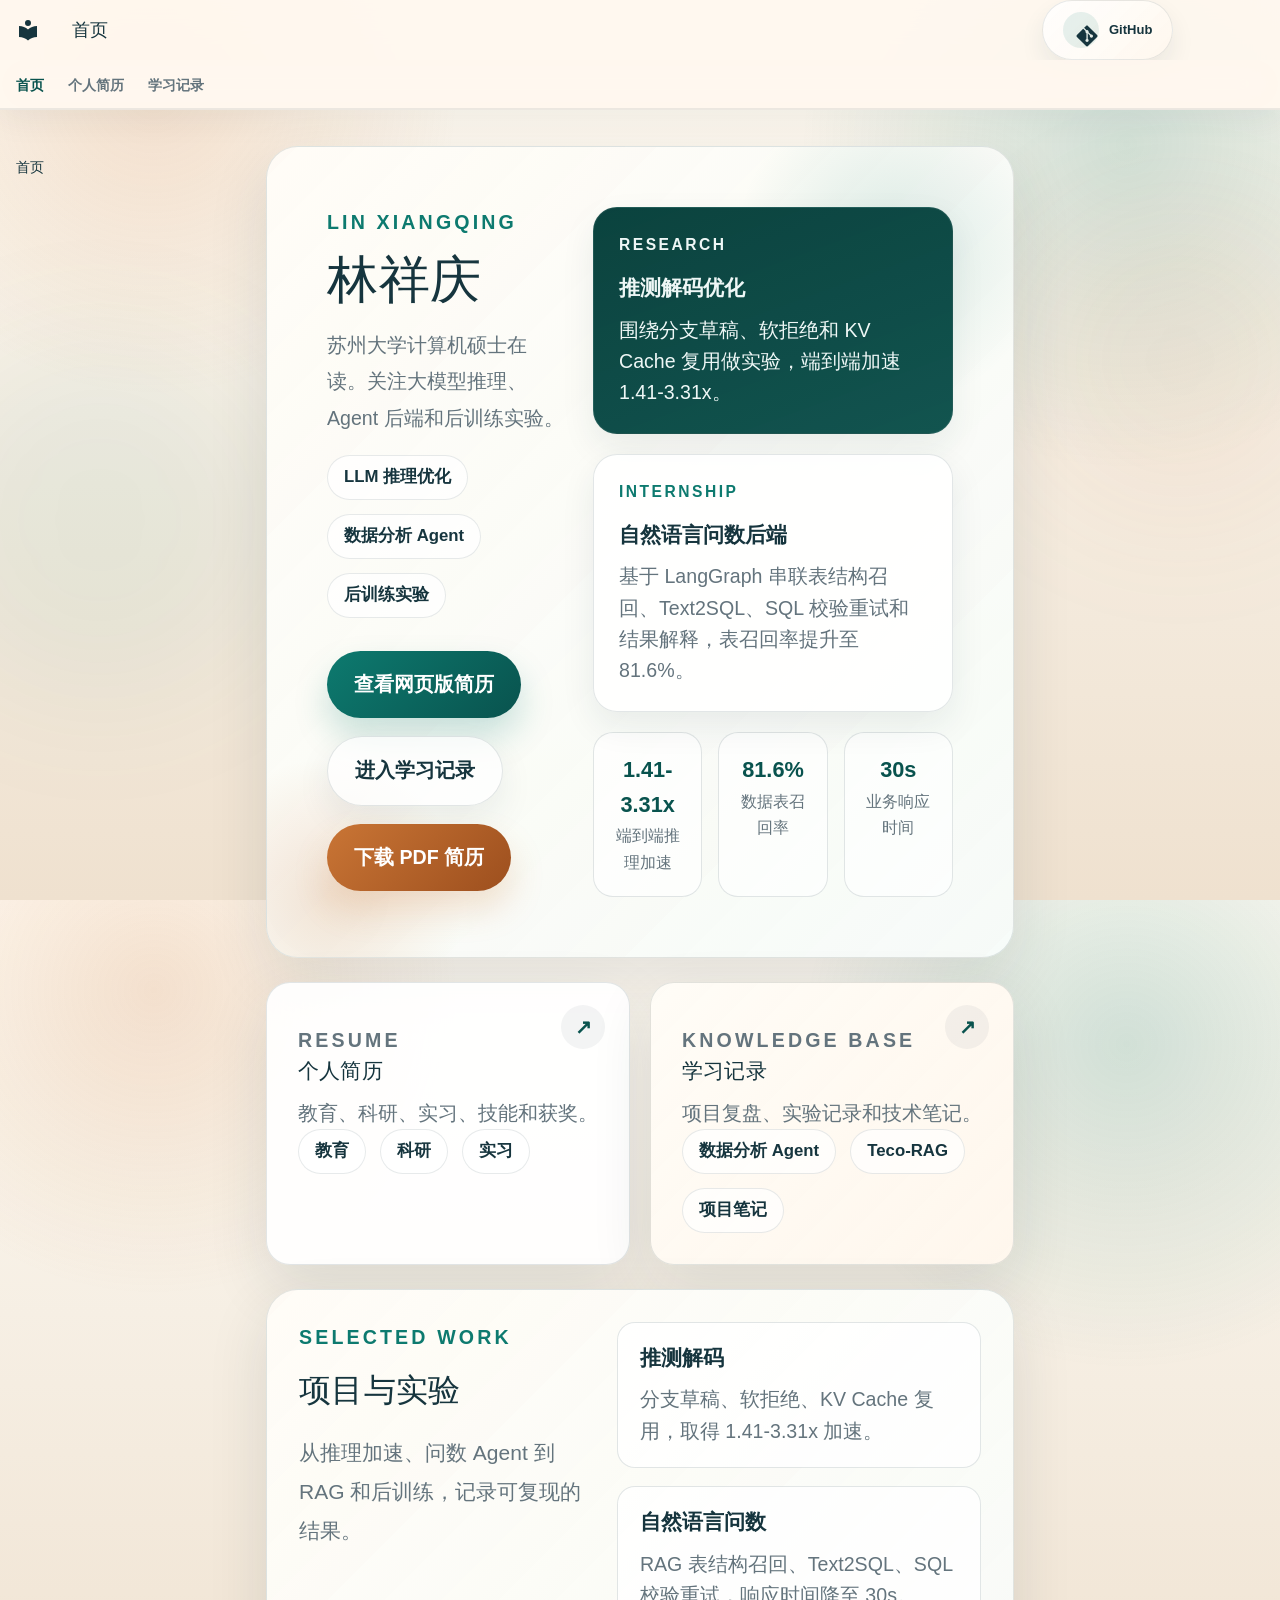
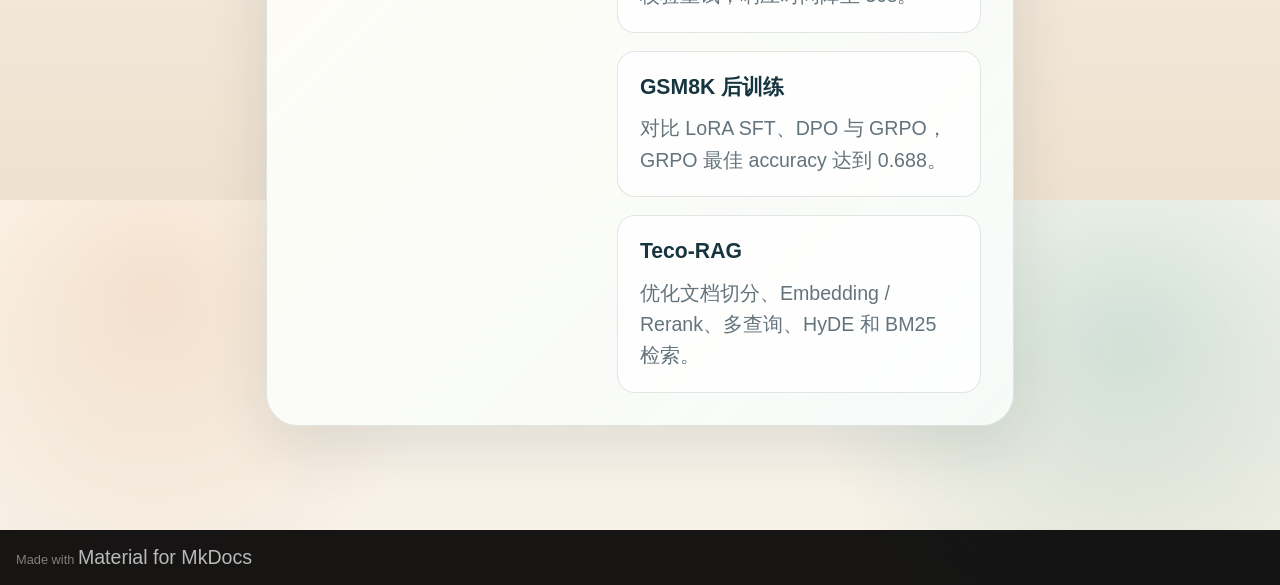
<file: index.html>
<!doctype html>
<html lang="zh" class="no-js">
  <head>
    
      <meta charset="utf-8">
      <meta name="viewport" content="width=device-width,initial-scale=1">
      
        <meta name="description" content="林祥庆的 LLM 系统、Agent 工程与学习记录主页">
      
      
      
        <link rel="canonical" href="https://huomalxq.github.io/">
      
      
      
        <link rel="next" href="resume/">
      
      
        
      
      
      <link rel="icon" href="assets/images/favicon.png">
      <meta name="generator" content="mkdocs-1.6.1, mkdocs-material-9.7.6">
    
    
      
        <title>首页 - Huoma LXQ</title>
      
    
    
      <link rel="stylesheet" href="assets/stylesheets/main.484c7ddc.min.css">
      
        
        <link rel="stylesheet" href="assets/stylesheets/palette.ab4e12ef.min.css">
      
      


    
    
      
    
    
      
    
    
      <link rel="stylesheet" href="assets/stylesheets/extra.css">
    
    <script>__md_scope=new URL(".",location),__md_hash=e=>[...e].reduce(((e,_)=>(e<<5)-e+_.charCodeAt(0)),0),__md_get=(e,_=localStorage,t=__md_scope)=>JSON.parse(_.getItem(t.pathname+"."+e)),__md_set=(e,_,t=localStorage,a=__md_scope)=>{try{t.setItem(a.pathname+"."+e,JSON.stringify(_))}catch(e){}}</script>
    
      

    
    
  </head>
  
  
    
    
      
    
    
    
    
    <body dir="ltr" data-md-color-scheme="default" data-md-color-primary="custom" data-md-color-accent="custom">
  
    
    <input class="md-toggle" data-md-toggle="drawer" type="checkbox" id="__drawer" autocomplete="off">
    <input class="md-toggle" data-md-toggle="search" type="checkbox" id="__search" autocomplete="off">
    <label class="md-overlay" for="__drawer"></label>
    <div data-md-component="skip">
      
    </div>
    <div data-md-component="announce">
      
    </div>
    
    
      

  

<header class="md-header md-header--shadow md-header--lifted" data-md-component="header">
  <nav class="md-header__inner md-grid" aria-label="页眉">
    <a href="." title="Huoma LXQ" class="md-header__button md-logo" aria-label="Huoma LXQ" data-md-component="logo">
      
  
  <svg xmlns="http://www.w3.org/2000/svg" viewBox="0 0 24 24"><path d="M12 8a3 3 0 0 0 3-3 3 3 0 0 0-3-3 3 3 0 0 0-3 3 3 3 0 0 0 3 3m0 3.54C9.64 9.35 6.5 8 3 8v11c3.5 0 6.64 1.35 9 3.54 2.36-2.19 5.5-3.54 9-3.54V8c-3.5 0-6.64 1.35-9 3.54"/></svg>

    </a>
    <label class="md-header__button md-icon" for="__drawer">
      
      <svg xmlns="http://www.w3.org/2000/svg" viewBox="0 0 24 24"><path d="M3 6h18v2H3zm0 5h18v2H3zm0 5h18v2H3z"/></svg>
    </label>
    <div class="md-header__title" data-md-component="header-title">
      <div class="md-header__ellipsis">
        <div class="md-header__topic">
          <span class="md-ellipsis">
            Huoma LXQ
          </span>
        </div>
        <div class="md-header__topic" data-md-component="header-topic">
          <span class="md-ellipsis">
            
              首页
            
          </span>
        </div>
      </div>
    </div>
    
      
        <form class="md-header__option" data-md-component="palette">
  
    
    
    
    <input class="md-option" data-md-color-media="" data-md-color-scheme="default" data-md-color-primary="custom" data-md-color-accent="custom"  aria-hidden="true"  type="radio" name="__palette" id="__palette_0">
    
  
</form>
      
    
    
      <script>var palette=__md_get("__palette");if(palette&&palette.color){if("(prefers-color-scheme)"===palette.color.media){var media=matchMedia("(prefers-color-scheme: light)"),input=document.querySelector(media.matches?"[data-md-color-media='(prefers-color-scheme: light)']":"[data-md-color-media='(prefers-color-scheme: dark)']");palette.color.media=input.getAttribute("data-md-color-media"),palette.color.scheme=input.getAttribute("data-md-color-scheme"),palette.color.primary=input.getAttribute("data-md-color-primary"),palette.color.accent=input.getAttribute("data-md-color-accent")}for(var[key,value]of Object.entries(palette.color))document.body.setAttribute("data-md-color-"+key,value)}</script>
    
    
    
    
      <div class="md-header__source">
        <a href="https://github.com/huomalxq/huomalxq.github.io" title="前往仓库" class="md-source" data-md-component="source">
  <div class="md-source__icon md-icon">
    
    <svg xmlns="http://www.w3.org/2000/svg" viewBox="0 0 448 512"><!--! Font Awesome Free 7.1.0 by @fontawesome - https://fontawesome.com License - https://fontawesome.com/license/free (Icons: CC BY 4.0, Fonts: SIL OFL 1.1, Code: MIT License) Copyright 2025 Fonticons, Inc.--><path d="M439.6 236.1 244 40.5c-5.4-5.5-12.8-8.5-20.4-8.5s-15 3-20.4 8.4L162.5 81l51.5 51.5c27.1-9.1 52.7 16.8 43.4 43.7l49.7 49.7c34.2-11.8 61.2 31 35.5 56.7-26.5 26.5-70.2-2.9-56-37.3L240.3 199v121.9c25.3 12.5 22.3 41.8 9.1 55-6.4 6.4-15.2 10.1-24.3 10.1s-17.8-3.6-24.3-10.1c-17.6-17.6-11.1-46.9 11.2-56v-123c-20.8-8.5-24.6-30.7-18.6-45L142.6 101 8.5 235.1C3 240.6 0 247.9 0 255.5s3 15 8.5 20.4l195.6 195.7c5.4 5.4 12.7 8.4 20.4 8.4s15-3 20.4-8.4l194.7-194.7c5.4-5.4 8.4-12.8 8.4-20.4s-3-15-8.4-20.4"/></svg>
  </div>
  <div class="md-source__repository">
    GitHub
  </div>
</a>
      </div>
    
  </nav>
  
    
      
<nav class="md-tabs" aria-label="标签" data-md-component="tabs">
  <div class="md-grid">
    <ul class="md-tabs__list">
      
        
  
  
  
    
  
  
    <li class="md-tabs__item md-tabs__item--active">
      <a href="." class="md-tabs__link">
        
  
  
    
  
  首页

      </a>
    </li>
  

      
        
  
  
  
  
    
    
      <li class="md-tabs__item">
        <a href="resume/" class="md-tabs__link">
          
  
  
    
  
  个人简历

        </a>
      </li>
    
  

      
        
  
  
  
  
    
    
      <li class="md-tabs__item">
        <a href="study/" class="md-tabs__link">
          
  
  
    
  
  学习记录

        </a>
      </li>
    
  

      
    </ul>
  </div>
</nav>
    
  
</header>
    
    <div class="md-container" data-md-component="container">
      
      
        
      
      <main class="md-main" data-md-component="main">
        <div class="md-main__inner md-grid">
          
            
              
              <div class="md-sidebar md-sidebar--primary" data-md-component="sidebar" data-md-type="navigation" >
                <div class="md-sidebar__scrollwrap">
                  <div class="md-sidebar__inner">
                    


  


<nav class="md-nav md-nav--primary md-nav--lifted" aria-label="导航栏" data-md-level="0">
  <label class="md-nav__title" for="__drawer">
    <a href="." title="Huoma LXQ" class="md-nav__button md-logo" aria-label="Huoma LXQ" data-md-component="logo">
      
  
  <svg xmlns="http://www.w3.org/2000/svg" viewBox="0 0 24 24"><path d="M12 8a3 3 0 0 0 3-3 3 3 0 0 0-3-3 3 3 0 0 0-3 3 3 3 0 0 0 3 3m0 3.54C9.64 9.35 6.5 8 3 8v11c3.5 0 6.64 1.35 9 3.54 2.36-2.19 5.5-3.54 9-3.54V8c-3.5 0-6.64 1.35-9 3.54"/></svg>

    </a>
    Huoma LXQ
  </label>
  
    <div class="md-nav__source">
      <a href="https://github.com/huomalxq/huomalxq.github.io" title="前往仓库" class="md-source" data-md-component="source">
  <div class="md-source__icon md-icon">
    
    <svg xmlns="http://www.w3.org/2000/svg" viewBox="0 0 448 512"><!--! Font Awesome Free 7.1.0 by @fontawesome - https://fontawesome.com License - https://fontawesome.com/license/free (Icons: CC BY 4.0, Fonts: SIL OFL 1.1, Code: MIT License) Copyright 2025 Fonticons, Inc.--><path d="M439.6 236.1 244 40.5c-5.4-5.5-12.8-8.5-20.4-8.5s-15 3-20.4 8.4L162.5 81l51.5 51.5c27.1-9.1 52.7 16.8 43.4 43.7l49.7 49.7c34.2-11.8 61.2 31 35.5 56.7-26.5 26.5-70.2-2.9-56-37.3L240.3 199v121.9c25.3 12.5 22.3 41.8 9.1 55-6.4 6.4-15.2 10.1-24.3 10.1s-17.8-3.6-24.3-10.1c-17.6-17.6-11.1-46.9 11.2-56v-123c-20.8-8.5-24.6-30.7-18.6-45L142.6 101 8.5 235.1C3 240.6 0 247.9 0 255.5s3 15 8.5 20.4l195.6 195.7c5.4 5.4 12.7 8.4 20.4 8.4s15-3 20.4-8.4l194.7-194.7c5.4-5.4 8.4-12.8 8.4-20.4s-3-15-8.4-20.4"/></svg>
  </div>
  <div class="md-source__repository">
    GitHub
  </div>
</a>
    </div>
  
  <ul class="md-nav__list" data-md-scrollfix>
    
      
      
  
  
    
  
  
  
    <li class="md-nav__item md-nav__item--active">
      
      <input class="md-nav__toggle md-toggle" type="checkbox" id="__toc">
      
      
      
      <a href="." class="md-nav__link md-nav__link--active">
        
  
  
  <span class="md-ellipsis">
    
  
    首页
  

    
  </span>
  
  

      </a>
      
    </li>
  

    
      
      
  
  
  
  
    
    
      
        
          
        
      
    
    
    
      
      
    
    
    <li class="md-nav__item md-nav__item--nested">
      
        
        
        <input class="md-nav__toggle md-toggle " type="checkbox" id="__nav_2" >
        
          
          <div class="md-nav__link md-nav__container">
            <a href="resume/" class="md-nav__link ">
              
  
  
  <span class="md-ellipsis">
    
  
    个人简历
  

    
  </span>
  
  

            </a>
            
          </div>
        
        <nav class="md-nav" data-md-level="1" aria-labelledby="__nav_2_label" aria-expanded="false">
          <label class="md-nav__title" for="__nav_2">
            <span class="md-nav__icon md-icon"></span>
            
  
    个人简历
  

          </label>
          <ul class="md-nav__list" data-md-scrollfix>
            
              
            
          </ul>
        </nav>
      
    </li>
  

    
      
      
  
  
  
  
    
    
      
        
          
        
      
        
      
        
      
        
      
        
      
    
    
    
      
      
    
    
    <li class="md-nav__item md-nav__item--nested">
      
        
        
        <input class="md-nav__toggle md-toggle " type="checkbox" id="__nav_3" >
        
          
          <div class="md-nav__link md-nav__container">
            <a href="study/" class="md-nav__link ">
              
  
  
  <span class="md-ellipsis">
    
  
    学习记录
  

    
  </span>
  
  

            </a>
            
              
              <label class="md-nav__link " for="__nav_3" id="__nav_3_label" tabindex="0">
                <span class="md-nav__icon md-icon"></span>
              </label>
            
          </div>
        
        <nav class="md-nav" data-md-level="1" aria-labelledby="__nav_3_label" aria-expanded="false">
          <label class="md-nav__title" for="__nav_3">
            <span class="md-nav__icon md-icon"></span>
            
  
    学习记录
  

          </label>
          <ul class="md-nav__list" data-md-scrollfix>
            
              
            
              
                
  
  
  
  
    <li class="md-nav__item">
      <a href="study/data-analysis-agent/" class="md-nav__link">
        
  
  
  <span class="md-ellipsis">
    
  
    数据分析 Agent 后端项目
  

    
  </span>
  
  

      </a>
    </li>
  

              
            
              
                
  
  
  
  
    <li class="md-nav__item">
      <a href="study/teco-rag-project-summary/" class="md-nav__link">
        
  
  
  <span class="md-ellipsis">
    
  
    Teco-RAG 项目总结
  

    
  </span>
  
  

      </a>
    </li>
  

              
            
              
                
  
  
  
  
    <li class="md-nav__item">
      <a href="study/gsm8k-post-training-experiments/" class="md-nav__link">
        
  
  
  <span class="md-ellipsis">
    
  
    GSM8K 后训练实验复盘
  

    
  </span>
  
  

      </a>
    </li>
  

              
            
              
                
  
  
  
  
    
    
      
        
      
    
    
    
      
      
    
    
    <li class="md-nav__item md-nav__item--nested">
      
        
        
        <input class="md-nav__toggle md-toggle " type="checkbox" id="__nav_3_5" >
        
          
          <label class="md-nav__link" for="__nav_3_5" id="__nav_3_5_label" tabindex="0">
            
  
  
  <span class="md-ellipsis">
    
  
    Datawhale LLM-Algo-LeetCode
  

    
  </span>
  
  

            <span class="md-nav__icon md-icon"></span>
          </label>
        
        <nav class="md-nav" data-md-level="2" aria-labelledby="__nav_3_5_label" aria-expanded="false">
          <label class="md-nav__title" for="__nav_3_5">
            <span class="md-nav__icon md-icon"></span>
            
  
    Datawhale LLM-Algo-LeetCode
  

          </label>
          <ul class="md-nav__list" data-md-scrollfix>
            
              
                
  
  
  
  
    
    
      
        
      
        
      
    
    
    
      
      
    
    
    <li class="md-nav__item md-nav__item--nested">
      
        
        
        <input class="md-nav__toggle md-toggle " type="checkbox" id="__nav_3_5_1" >
        
          
          <label class="md-nav__link" for="__nav_3_5_1" id="__nav_3_5_1_label" tabindex="0">
            
  
  
  <span class="md-ellipsis">
    
  
    Part 01 硬件、数学与系统
  

    
  </span>
  
  

            <span class="md-nav__icon md-icon"></span>
          </label>
        
        <nav class="md-nav" data-md-level="3" aria-labelledby="__nav_3_5_1_label" aria-expanded="false">
          <label class="md-nav__title" for="__nav_3_5_1">
            <span class="md-nav__icon md-icon"></span>
            
  
    Part 01 硬件、数学与系统
  

          </label>
          <ul class="md-nav__list" data-md-scrollfix>
            
              
                
  
  
  
  
    <li class="md-nav__item">
      <a href="study/llm-algo-leetcode/llm-data-types-and-precision/" class="md-nav__link">
        
  
  
  <span class="md-ellipsis">
    
  
    01 数据格式与混合精度
  

    
  </span>
  
  

      </a>
    </li>
  

              
            
              
                
  
  
  
  
    <li class="md-nav__item">
      <a href="study/llm-algo-leetcode/llm-gpu-architecture-and-memory/" class="md-nav__link">
        
  
  
  <span class="md-ellipsis">
    
  
    03 GPU 架构与内存层级
  

    
  </span>
  
  

      </a>
    </li>
  

              
            
          </ul>
        </nav>
      
    </li>
  

              
            
          </ul>
        </nav>
      
    </li>
  

              
            
          </ul>
        </nav>
      
    </li>
  

    
  </ul>
</nav>
                  </div>
                </div>
              </div>
            
            
              
              <div class="md-sidebar md-sidebar--secondary" data-md-component="sidebar" data-md-type="toc" >
                <div class="md-sidebar__scrollwrap">
                  <div class="md-sidebar__inner">
                    

<nav class="md-nav md-nav--secondary" aria-label="目录">
  
  
  
  
</nav>
                  </div>
                </div>
              </div>
            
          
          
            <div class="md-content" data-md-component="content">
              
              <article class="md-content__inner md-typeset">
                
                  


  
  


<section class="home-hero">
  <div class="hero-copy">
    <p class="hero-eyebrow">LIN XIANGQING</p>
    <h1>林祥庆</h1>
    <p class="hero-lead">
      苏州大学计算机硕士在读。关注大模型推理、Agent 后端和后训练实验。
    </p>
    <div class="hero-pill-row">
      <span class="hero-pill">LLM 推理优化</span>
      <span class="hero-pill">数据分析 Agent</span>
      <span class="hero-pill">后训练实验</span>
    </div>
    <div class="home-actions">
      <a class="home-button home-button--primary" href="resume/">查看网页版简历</a>
      <a class="home-button home-button--secondary" href="study/">进入学习记录</a>
      <a class="home-button home-button--tertiary" href="assets/files/resume.pdf" target="_blank" rel="noopener">下载 PDF 简历</a>
    </div>
  </div>

  <aside class="hero-panel">
    <article class="hero-panel__card hero-panel__card--accent">
      <span class="hero-panel__eyebrow">Research</span>
      <strong>推测解码优化</strong>
      <p>围绕分支草稿、软拒绝和 KV Cache 复用做实验，端到端加速 1.41-3.31x。</p>
    </article>
    <article class="hero-panel__card">
      <span class="hero-panel__eyebrow">Internship</span>
      <strong>自然语言问数后端</strong>
      <p>基于 LangGraph 串联表结构召回、Text2SQL、SQL 校验重试和结果解释，表召回率提升至 81.6%。</p>
    </article>
    <div class="hero-signal">
      <div>
        <b>1.41-3.31x</b>
        <span>端到端推理加速</span>
      </div>
      <div>
        <b>81.6%</b>
        <span>数据表召回率</span>
      </div>
      <div>
        <b>30s</b>
        <span>业务响应时间</span>
      </div>
    </div>
  </aside>
</section>

<section class="portal-grid">
  <a class="portal-card" href="resume/">
    <p class="section-kicker">Resume</p>
    <h2>个人简历</h2>
    <p>教育、科研、实习、技能和获奖。</p>
    <div class="portal-tags">
      <span>教育</span>
      <span>科研</span>
      <span>实习</span>
    </div>
  </a>
  <a class="portal-card portal-card--warm" href="study/">
    <p class="section-kicker">Knowledge Base</p>
    <h2>学习记录</h2>
    <p>项目复盘、实验记录和技术笔记。</p>
    <div class="portal-tags">
      <span>数据分析 Agent</span>
      <span>Teco-RAG</span>
      <span>项目笔记</span>
    </div>
  </a>
</section>

<section class="home-note">
  <div class="home-note__intro">
    <p class="section-kicker">Selected Work</p>
    <h2>项目与实验</h2>
    <p>从推理加速、问数 Agent 到 RAG 和后训练，记录可复现的结果。</p>
  </div>
  <div class="home-note__points">
    <article class="note-point">
      <strong>推测解码</strong>
      <p>分支草稿、软拒绝、KV Cache 复用，取得 1.41-3.31x 加速。</p>
    </article>
    <article class="note-point">
      <strong>自然语言问数</strong>
      <p>RAG 表结构召回、Text2SQL、SQL 校验重试，响应时间降至 30s。</p>
    </article>
    <article class="note-point">
      <strong>GSM8K 后训练</strong>
      <p>对比 LoRA SFT、DPO 与 GRPO，GRPO 最佳 accuracy 达到 0.688。</p>
    </article>
    <article class="note-point">
      <strong>Teco-RAG</strong>
      <p>优化文档切分、Embedding / Rerank、多查询、HyDE 和 BM25 检索。</p>
    </article>
  </div>
</section>







  
  






                
              </article>
            </div>
          
          
<script>var target=document.getElementById(location.hash.slice(1));target&&target.name&&(target.checked=target.name.startsWith("__tabbed_"))</script>
        </div>
        
          <button type="button" class="md-top md-icon" data-md-component="top" hidden>
  
  <svg xmlns="http://www.w3.org/2000/svg" viewBox="0 0 24 24"><path d="M13 20h-2V8l-5.5 5.5-1.42-1.42L12 4.16l7.92 7.92-1.42 1.42L13 8z"/></svg>
  回到页面顶部
</button>
        
      </main>
      
        <footer class="md-footer">
  
  <div class="md-footer-meta md-typeset">
    <div class="md-footer-meta__inner md-grid">
      <div class="md-copyright">
  
  
    Made with
    <a href="https://squidfunk.github.io/mkdocs-material/" target="_blank" rel="noopener">
      Material for MkDocs
    </a>
  
</div>
      
    </div>
  </div>
</footer>
      
    </div>
    <div class="md-dialog" data-md-component="dialog">
      <div class="md-dialog__inner md-typeset"></div>
    </div>
    
    
    
      
      
      <script id="__config" type="application/json">{"annotate": null, "base": ".", "features": ["navigation.tabs", "navigation.tabs.sticky", "navigation.top", "navigation.indexes", "toc.follow", "content.code.copy"], "search": "assets/javascripts/workers/search.2c215733.min.js", "tags": null, "translations": {"clipboard.copied": "\u5df2\u590d\u5236", "clipboard.copy": "\u590d\u5236", "search.result.more.one": "\u5728\u8be5\u9875\u4e0a\u8fd8\u6709 1 \u4e2a\u7b26\u5408\u6761\u4ef6\u7684\u7ed3\u679c", "search.result.more.other": "\u5728\u8be5\u9875\u4e0a\u8fd8\u6709 # \u4e2a\u7b26\u5408\u6761\u4ef6\u7684\u7ed3\u679c", "search.result.none": "\u6ca1\u6709\u627e\u5230\u7b26\u5408\u6761\u4ef6\u7684\u7ed3\u679c", "search.result.one": "\u627e\u5230 1 \u4e2a\u7b26\u5408\u6761\u4ef6\u7684\u7ed3\u679c", "search.result.other": "# \u4e2a\u7b26\u5408\u6761\u4ef6\u7684\u7ed3\u679c", "search.result.placeholder": "\u952e\u5165\u4ee5\u5f00\u59cb\u641c\u7d22", "search.result.term.missing": "\u7f3a\u5c11", "select.version": "\u9009\u62e9\u5f53\u524d\u7248\u672c"}, "version": null}</script>
    
    
      <script src="assets/javascripts/bundle.79ae519e.min.js"></script>
      
    
  </body>
</html>
</file>
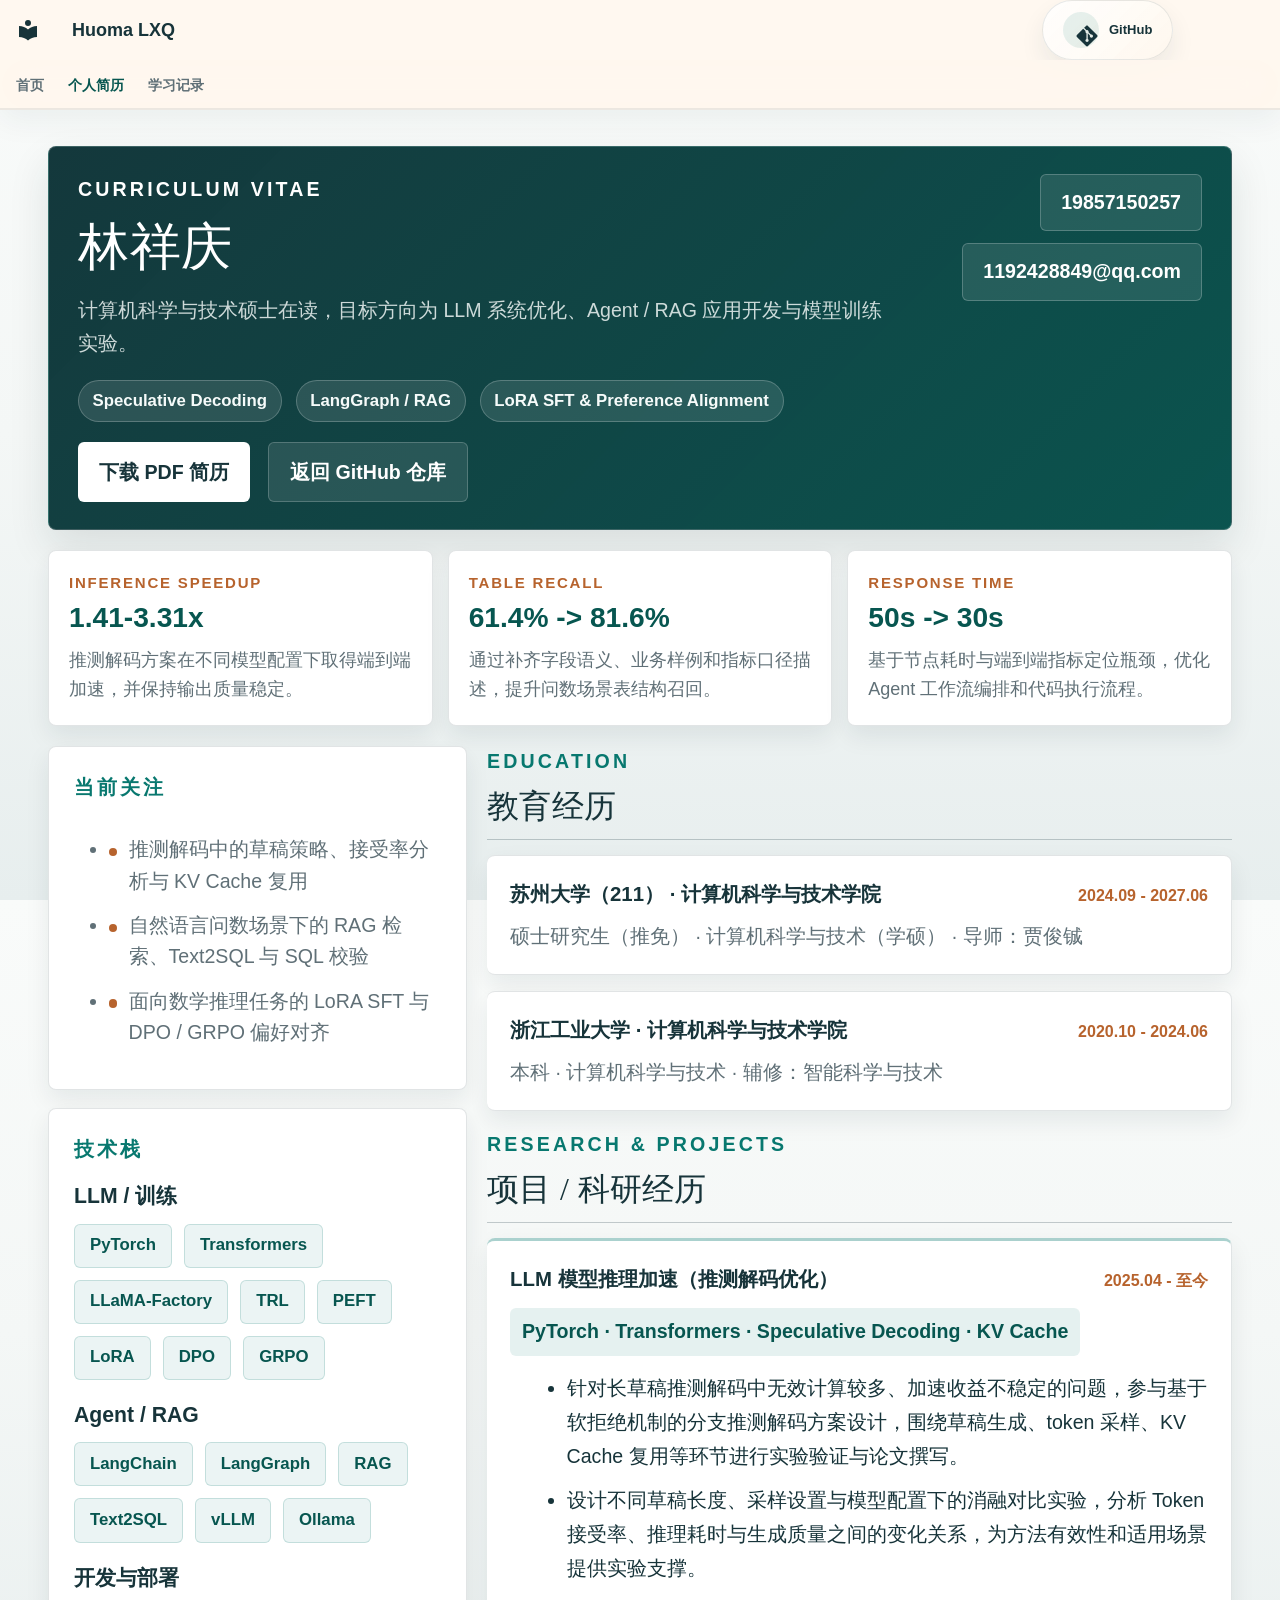
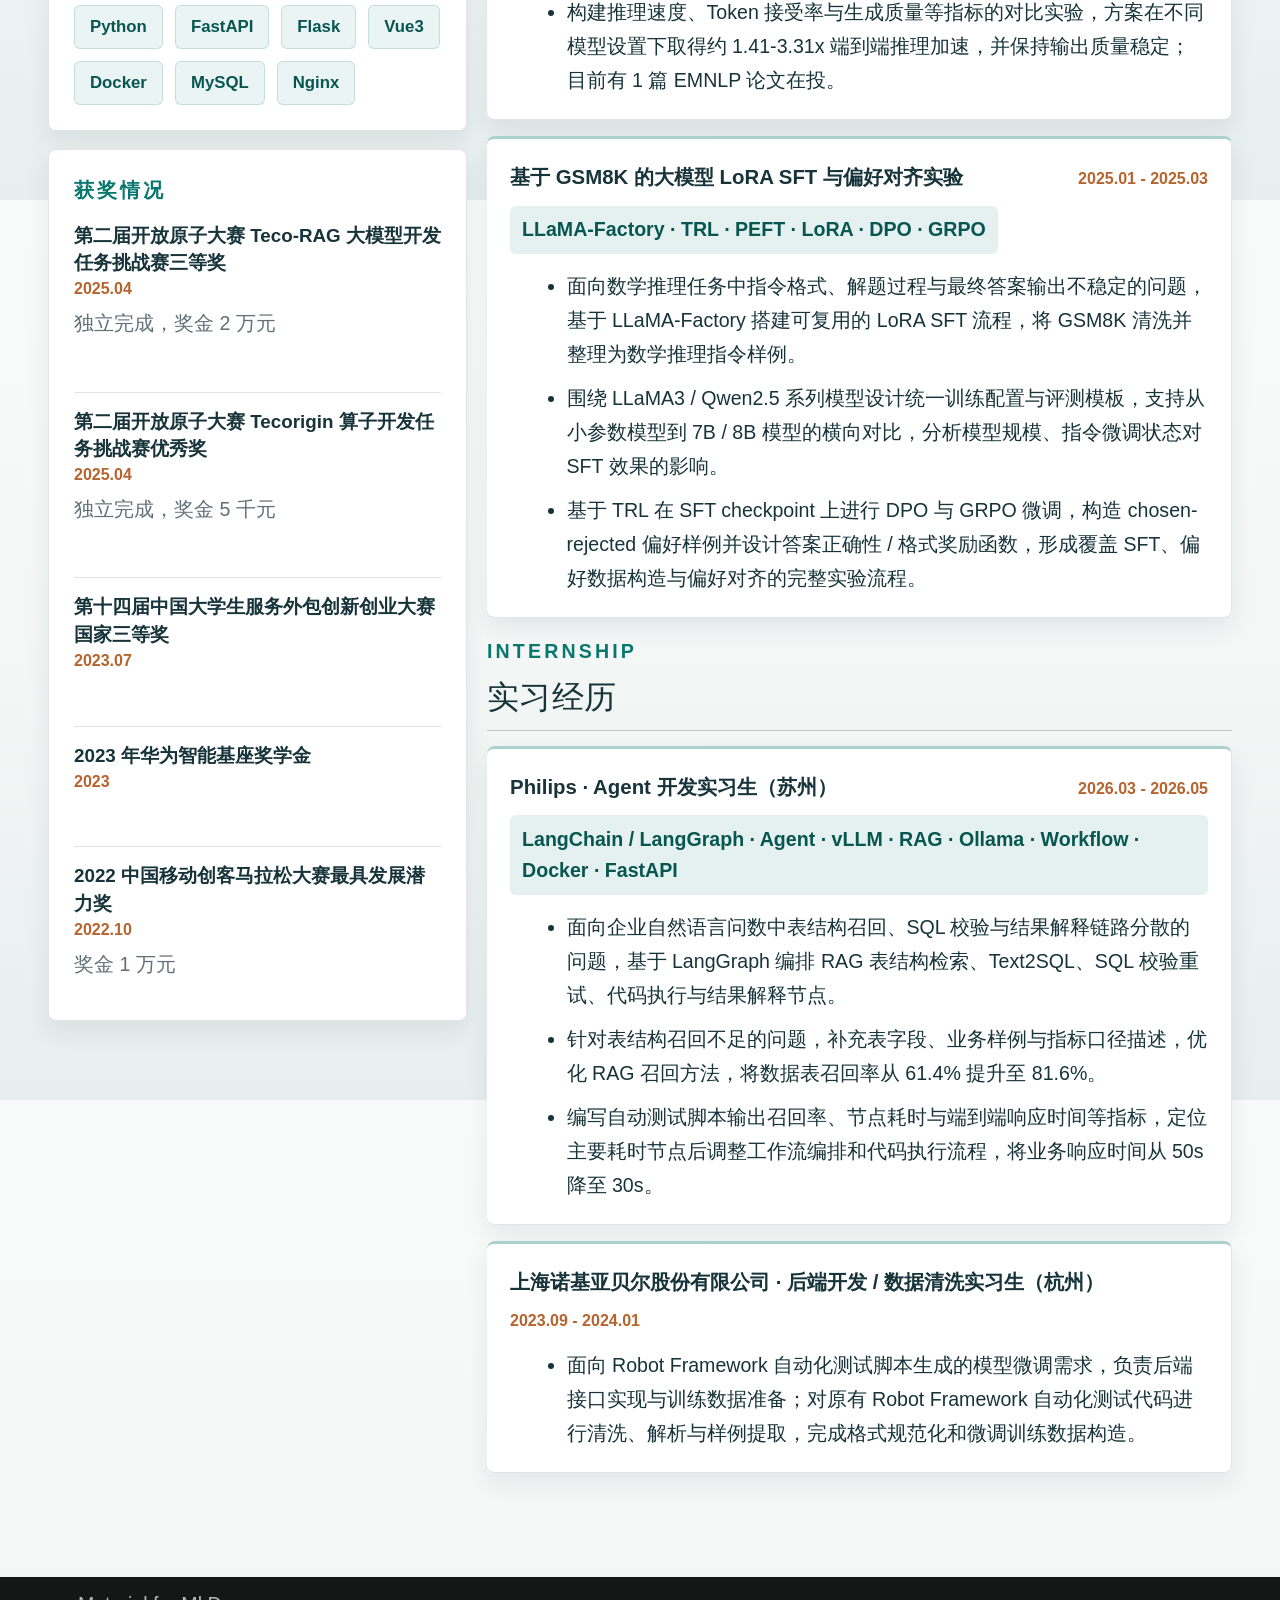
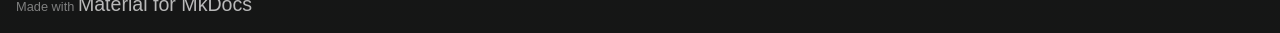
<file: resume/index.html>
<!doctype html>
<html lang="zh" class="no-js">
  <head>
    
      <meta charset="utf-8">
      <meta name="viewport" content="width=device-width,initial-scale=1">
      
        <meta name="description" content="林祥庆的 LLM 系统、Agent 工程与学习记录主页">
      
      
      
        <link rel="canonical" href="https://huomalxq.github.io/resume/">
      
      
        <link rel="prev" href="..">
      
      
        <link rel="next" href="../study/">
      
      
        
      
      
      <link rel="icon" href="../assets/images/favicon.png">
      <meta name="generator" content="mkdocs-1.6.1, mkdocs-material-9.7.6">
    
    
      
        <title>个人简历 - Huoma LXQ</title>
      
    
    
      <link rel="stylesheet" href="../assets/stylesheets/main.484c7ddc.min.css">
      
        
        <link rel="stylesheet" href="../assets/stylesheets/palette.ab4e12ef.min.css">
      
      


    
    
      
    
    
      
    
    
      <link rel="stylesheet" href="../assets/stylesheets/extra.css">
    
    <script>__md_scope=new URL("..",location),__md_hash=e=>[...e].reduce(((e,_)=>(e<<5)-e+_.charCodeAt(0)),0),__md_get=(e,_=localStorage,t=__md_scope)=>JSON.parse(_.getItem(t.pathname+"."+e)),__md_set=(e,_,t=localStorage,a=__md_scope)=>{try{t.setItem(a.pathname+"."+e,JSON.stringify(_))}catch(e){}}</script>
    
      

    
    
  </head>
  
  
    
    
      
    
    
    
    
    <body dir="ltr" data-md-color-scheme="default" data-md-color-primary="custom" data-md-color-accent="custom">
  
    
    <input class="md-toggle" data-md-toggle="drawer" type="checkbox" id="__drawer" autocomplete="off">
    <input class="md-toggle" data-md-toggle="search" type="checkbox" id="__search" autocomplete="off">
    <label class="md-overlay" for="__drawer"></label>
    <div data-md-component="skip">
      
    </div>
    <div data-md-component="announce">
      
    </div>
    
    
      

  

<header class="md-header md-header--shadow md-header--lifted" data-md-component="header">
  <nav class="md-header__inner md-grid" aria-label="页眉">
    <a href=".." title="Huoma LXQ" class="md-header__button md-logo" aria-label="Huoma LXQ" data-md-component="logo">
      
  
  <svg xmlns="http://www.w3.org/2000/svg" viewBox="0 0 24 24"><path d="M12 8a3 3 0 0 0 3-3 3 3 0 0 0-3-3 3 3 0 0 0-3 3 3 3 0 0 0 3 3m0 3.54C9.64 9.35 6.5 8 3 8v11c3.5 0 6.64 1.35 9 3.54 2.36-2.19 5.5-3.54 9-3.54V8c-3.5 0-6.64 1.35-9 3.54"/></svg>

    </a>
    <label class="md-header__button md-icon" for="__drawer">
      
      <svg xmlns="http://www.w3.org/2000/svg" viewBox="0 0 24 24"><path d="M3 6h18v2H3zm0 5h18v2H3zm0 5h18v2H3z"/></svg>
    </label>
    <div class="md-header__title" data-md-component="header-title">
      <div class="md-header__ellipsis">
        <div class="md-header__topic">
          <span class="md-ellipsis">
            Huoma LXQ
          </span>
        </div>
        <div class="md-header__topic" data-md-component="header-topic">
          <span class="md-ellipsis">
            
              个人简历
            
          </span>
        </div>
      </div>
    </div>
    
      
        <form class="md-header__option" data-md-component="palette">
  
    
    
    
    <input class="md-option" data-md-color-media="" data-md-color-scheme="default" data-md-color-primary="custom" data-md-color-accent="custom"  aria-hidden="true"  type="radio" name="__palette" id="__palette_0">
    
  
</form>
      
    
    
      <script>var palette=__md_get("__palette");if(palette&&palette.color){if("(prefers-color-scheme)"===palette.color.media){var media=matchMedia("(prefers-color-scheme: light)"),input=document.querySelector(media.matches?"[data-md-color-media='(prefers-color-scheme: light)']":"[data-md-color-media='(prefers-color-scheme: dark)']");palette.color.media=input.getAttribute("data-md-color-media"),palette.color.scheme=input.getAttribute("data-md-color-scheme"),palette.color.primary=input.getAttribute("data-md-color-primary"),palette.color.accent=input.getAttribute("data-md-color-accent")}for(var[key,value]of Object.entries(palette.color))document.body.setAttribute("data-md-color-"+key,value)}</script>
    
    
    
    
      <div class="md-header__source">
        <a href="https://github.com/huomalxq/huomalxq.github.io" title="前往仓库" class="md-source" data-md-component="source">
  <div class="md-source__icon md-icon">
    
    <svg xmlns="http://www.w3.org/2000/svg" viewBox="0 0 448 512"><!--! Font Awesome Free 7.1.0 by @fontawesome - https://fontawesome.com License - https://fontawesome.com/license/free (Icons: CC BY 4.0, Fonts: SIL OFL 1.1, Code: MIT License) Copyright 2025 Fonticons, Inc.--><path d="M439.6 236.1 244 40.5c-5.4-5.5-12.8-8.5-20.4-8.5s-15 3-20.4 8.4L162.5 81l51.5 51.5c27.1-9.1 52.7 16.8 43.4 43.7l49.7 49.7c34.2-11.8 61.2 31 35.5 56.7-26.5 26.5-70.2-2.9-56-37.3L240.3 199v121.9c25.3 12.5 22.3 41.8 9.1 55-6.4 6.4-15.2 10.1-24.3 10.1s-17.8-3.6-24.3-10.1c-17.6-17.6-11.1-46.9 11.2-56v-123c-20.8-8.5-24.6-30.7-18.6-45L142.6 101 8.5 235.1C3 240.6 0 247.9 0 255.5s3 15 8.5 20.4l195.6 195.7c5.4 5.4 12.7 8.4 20.4 8.4s15-3 20.4-8.4l194.7-194.7c5.4-5.4 8.4-12.8 8.4-20.4s-3-15-8.4-20.4"/></svg>
  </div>
  <div class="md-source__repository">
    GitHub
  </div>
</a>
      </div>
    
  </nav>
  
    
      
<nav class="md-tabs" aria-label="标签" data-md-component="tabs">
  <div class="md-grid">
    <ul class="md-tabs__list">
      
        
  
  
  
  
    <li class="md-tabs__item">
      <a href=".." class="md-tabs__link">
        
  
  
    
  
  首页

      </a>
    </li>
  

      
        
  
  
  
    
  
  
    
    
      <li class="md-tabs__item md-tabs__item--active">
        <a href="./" class="md-tabs__link">
          
  
  
    
  
  个人简历

        </a>
      </li>
    
  

      
        
  
  
  
  
    
    
      <li class="md-tabs__item">
        <a href="../study/" class="md-tabs__link">
          
  
  
    
  
  学习记录

        </a>
      </li>
    
  

      
    </ul>
  </div>
</nav>
    
  
</header>
    
    <div class="md-container" data-md-component="container">
      
      
        
      
      <main class="md-main" data-md-component="main">
        <div class="md-main__inner md-grid">
          
            
              
              <div class="md-sidebar md-sidebar--primary" data-md-component="sidebar" data-md-type="navigation" >
                <div class="md-sidebar__scrollwrap">
                  <div class="md-sidebar__inner">
                    


  


<nav class="md-nav md-nav--primary md-nav--lifted" aria-label="导航栏" data-md-level="0">
  <label class="md-nav__title" for="__drawer">
    <a href=".." title="Huoma LXQ" class="md-nav__button md-logo" aria-label="Huoma LXQ" data-md-component="logo">
      
  
  <svg xmlns="http://www.w3.org/2000/svg" viewBox="0 0 24 24"><path d="M12 8a3 3 0 0 0 3-3 3 3 0 0 0-3-3 3 3 0 0 0-3 3 3 3 0 0 0 3 3m0 3.54C9.64 9.35 6.5 8 3 8v11c3.5 0 6.64 1.35 9 3.54 2.36-2.19 5.5-3.54 9-3.54V8c-3.5 0-6.64 1.35-9 3.54"/></svg>

    </a>
    Huoma LXQ
  </label>
  
    <div class="md-nav__source">
      <a href="https://github.com/huomalxq/huomalxq.github.io" title="前往仓库" class="md-source" data-md-component="source">
  <div class="md-source__icon md-icon">
    
    <svg xmlns="http://www.w3.org/2000/svg" viewBox="0 0 448 512"><!--! Font Awesome Free 7.1.0 by @fontawesome - https://fontawesome.com License - https://fontawesome.com/license/free (Icons: CC BY 4.0, Fonts: SIL OFL 1.1, Code: MIT License) Copyright 2025 Fonticons, Inc.--><path d="M439.6 236.1 244 40.5c-5.4-5.5-12.8-8.5-20.4-8.5s-15 3-20.4 8.4L162.5 81l51.5 51.5c27.1-9.1 52.7 16.8 43.4 43.7l49.7 49.7c34.2-11.8 61.2 31 35.5 56.7-26.5 26.5-70.2-2.9-56-37.3L240.3 199v121.9c25.3 12.5 22.3 41.8 9.1 55-6.4 6.4-15.2 10.1-24.3 10.1s-17.8-3.6-24.3-10.1c-17.6-17.6-11.1-46.9 11.2-56v-123c-20.8-8.5-24.6-30.7-18.6-45L142.6 101 8.5 235.1C3 240.6 0 247.9 0 255.5s3 15 8.5 20.4l195.6 195.7c5.4 5.4 12.7 8.4 20.4 8.4s15-3 20.4-8.4l194.7-194.7c5.4-5.4 8.4-12.8 8.4-20.4s-3-15-8.4-20.4"/></svg>
  </div>
  <div class="md-source__repository">
    GitHub
  </div>
</a>
    </div>
  
  <ul class="md-nav__list" data-md-scrollfix>
    
      
      
  
  
  
  
    <li class="md-nav__item">
      <a href=".." class="md-nav__link">
        
  
  
  <span class="md-ellipsis">
    
  
    首页
  

    
  </span>
  
  

      </a>
    </li>
  

    
      
      
  
  
    
  
  
  
    
    
      
        
          
        
      
    
    
    
      
        
        
      
      
    
    
    <li class="md-nav__item md-nav__item--active md-nav__item--section md-nav__item--nested">
      
        
        
        <input class="md-nav__toggle md-toggle " type="checkbox" id="__nav_2" checked>
        
          
          <div class="md-nav__link md-nav__container">
            <a href="./" class="md-nav__link md-nav__link--active">
              
  
  
  <span class="md-ellipsis">
    
  
    个人简历
  

    
  </span>
  
  

            </a>
            
          </div>
        
        <nav class="md-nav" data-md-level="1" aria-labelledby="__nav_2_label" aria-expanded="true">
          <label class="md-nav__title" for="__nav_2">
            <span class="md-nav__icon md-icon"></span>
            
  
    个人简历
  

          </label>
          <ul class="md-nav__list" data-md-scrollfix>
            
              
            
          </ul>
        </nav>
      
    </li>
  

    
      
      
  
  
  
  
    
    
      
        
          
        
      
        
      
        
      
    
    
    
      
      
    
    
    <li class="md-nav__item md-nav__item--nested">
      
        
        
        <input class="md-nav__toggle md-toggle " type="checkbox" id="__nav_3" >
        
          
          <div class="md-nav__link md-nav__container">
            <a href="../study/" class="md-nav__link ">
              
  
  
  <span class="md-ellipsis">
    
  
    学习记录
  

    
  </span>
  
  

            </a>
            
              
              <label class="md-nav__link " for="__nav_3" id="__nav_3_label" tabindex="0">
                <span class="md-nav__icon md-icon"></span>
              </label>
            
          </div>
        
        <nav class="md-nav" data-md-level="1" aria-labelledby="__nav_3_label" aria-expanded="false">
          <label class="md-nav__title" for="__nav_3">
            <span class="md-nav__icon md-icon"></span>
            
  
    学习记录
  

          </label>
          <ul class="md-nav__list" data-md-scrollfix>
            
              
            
              
                
  
  
  
  
    <li class="md-nav__item">
      <a href="../study/data-analysis-agent/" class="md-nav__link">
        
  
  
  <span class="md-ellipsis">
    
  
    数据分析 Agent 后端项目
  

    
  </span>
  
  

      </a>
    </li>
  

              
            
              
                
  
  
  
  
    <li class="md-nav__item">
      <a href="../study/teco-rag-project-summary/" class="md-nav__link">
        
  
  
  <span class="md-ellipsis">
    
  
    Teco-RAG 项目总结
  

    
  </span>
  
  

      </a>
    </li>
  

              
            
          </ul>
        </nav>
      
    </li>
  

    
  </ul>
</nav>
                  </div>
                </div>
              </div>
            
            
              
              <div class="md-sidebar md-sidebar--secondary" data-md-component="sidebar" data-md-type="toc" >
                <div class="md-sidebar__scrollwrap">
                  <div class="md-sidebar__inner">
                    

<nav class="md-nav md-nav--secondary" aria-label="目录">
  
  
  
  
</nav>
                  </div>
                </div>
              </div>
            
          
          
            <div class="md-content" data-md-component="content">
              
              <article class="md-content__inner md-typeset">
                
                  


  
  


<section class="resume-sheet">
  <header class="resume-top">
    <div class="resume-top__copy">
      <p class="resume-kicker">CURRICULUM VITAE</p>
      <h1>林祥庆</h1>
      <p class="resume-tagline">计算机科学与技术硕士在读，目标方向为 LLM 系统优化、Agent / RAG 应用开发与模型训练实验。</p>
      <div class="resume-badge-row">
        <span>Speculative Decoding</span>
        <span>LangGraph / RAG</span>
        <span>LoRA SFT & Preference Alignment</span>
      </div>
      <div class="home-actions home-actions--compact">
        <a class="home-button home-button--primary" href="../assets/files/resume.pdf" target="_blank" rel="noopener">下载 PDF 简历</a>
        <a class="home-button home-button--tertiary" href="https://github.com/huomalxq/huomalxq.github.io" target="_blank" rel="noopener">返回 GitHub 仓库</a>
      </div>
    </div>
    <div class="resume-contact">
      <a href="tel:19857150257">19857150257</a>
      <a href="mailto:1192428849@qq.com">1192428849@qq.com</a>
    </div>
  </header>

  <div class="resume-metric-grid">
    <article class="resume-metric">
      <span>Inference Speedup</span>
      <strong>1.41-3.31x</strong>
      <p>推测解码方案在不同模型配置下取得端到端加速，并保持输出质量稳定。</p>
    </article>
    <article class="resume-metric">
      <span>Table Recall</span>
      <strong>61.4% -> 81.6%</strong>
      <p>通过补齐字段语义、业务样例和指标口径描述，提升问数场景表结构召回。</p>
    </article>
    <article class="resume-metric">
      <span>Response Time</span>
      <strong>50s -> 30s</strong>
      <p>基于节点耗时与端到端指标定位瓶颈，优化 Agent 工作流编排和代码执行流程。</p>
    </article>
  </div>

  <div class="resume-layout">
    <aside class="resume-rail">
      <article class="resume-sidecard">
        <p class="resume-sidecard__label">当前关注</p>
        <ul class="resume-mini-list">
          <li>推测解码中的草稿策略、接受率分析与 KV Cache 复用</li>
          <li>自然语言问数场景下的 RAG 检索、Text2SQL 与 SQL 校验</li>
          <li>面向数学推理任务的 LoRA SFT 与 DPO / GRPO 偏好对齐</li>
        </ul>
      </article>

      <article class="resume-sidecard">
        <p class="resume-sidecard__label">技术栈</p>
        <div class="resume-skill-groups">
          <div class="resume-skill-group">
            <strong>LLM / 训练</strong>
            <div class="resume-skills">
              <span>PyTorch</span>
              <span>Transformers</span>
              <span>LLaMA-Factory</span>
              <span>TRL</span>
              <span>PEFT</span>
              <span>LoRA</span>
              <span>DPO</span>
              <span>GRPO</span>
            </div>
          </div>
          <div class="resume-skill-group">
            <strong>Agent / RAG</strong>
            <div class="resume-skills">
              <span>LangChain</span>
              <span>LangGraph</span>
              <span>RAG</span>
              <span>Text2SQL</span>
              <span>vLLM</span>
              <span>Ollama</span>
            </div>
          </div>
          <div class="resume-skill-group">
            <strong>开发与部署</strong>
            <div class="resume-skills">
              <span>Python</span>
              <span>FastAPI</span>
              <span>Flask</span>
              <span>Vue3</span>
              <span>Docker</span>
              <span>MySQL</span>
              <span>Nginx</span>
            </div>
          </div>
        </div>
      </article>

      <article class="resume-sidecard">
        <p class="resume-sidecard__label">获奖情况</p>
        <div class="resume-awards">
          <article class="resume-award">
            <strong>第二届开放原子大赛 Teco-RAG 大模型开发任务挑战赛三等奖</strong>
            <span>2025.04</span>
            <p>独立完成，奖金 2 万元</p>
          </article>
          <article class="resume-award">
            <strong>第二届开放原子大赛 Tecorigin 算子开发任务挑战赛优秀奖</strong>
            <span>2025.04</span>
            <p>独立完成，奖金 5 千元</p>
          </article>
          <article class="resume-award">
            <strong>第十四届中国大学生服务外包创新创业大赛国家三等奖</strong>
            <span>2023.07</span>
          </article>
          <article class="resume-award">
            <strong>2023 年华为智能基座奖学金</strong>
            <span>2023</span>
          </article>
          <article class="resume-award">
            <strong>2022 中国移动创客马拉松大赛最具发展潜力奖</strong>
            <span>2022.10</span>
            <p>奖金 1 万元</p>
          </article>
        </div>
      </article>
    </aside>

    <div class="resume-main">
      <section class="resume-sectioncard">
        <p class="section-kicker">Education</p>
        <h2>教育经历</h2>

        <article class="resume-item">
          <div class="resume-item__head">
            <strong>苏州大学（211） · 计算机科学与技术学院</strong>
            <span>2024.09 - 2027.06</span>
          </div>
          <p>硕士研究生（推免） · 计算机科学与技术（学硕） · 导师：贾俊铖</p>
        </article>

        <article class="resume-item">
          <div class="resume-item__head">
            <strong>浙江工业大学 · 计算机科学与技术学院</strong>
            <span>2020.10 - 2024.06</span>
          </div>
          <p>本科 · 计算机科学与技术 · 辅修：智能科学与技术</p>
        </article>
      </section>

      <section class="resume-sectioncard">
        <p class="section-kicker">Research & Projects</p>
        <h2>项目 / 科研经历</h2>

        <article class="resume-card">
          <div class="resume-item__head">
            <strong>LLM 模型推理加速（推测解码优化）</strong>
            <span>2025.04 - 至今</span>
          </div>
          <p class="resume-tech">PyTorch · Transformers · Speculative Decoding · KV Cache</p>
          <ul>
            <li>针对长草稿推测解码中无效计算较多、加速收益不稳定的问题，参与基于软拒绝机制的分支推测解码方案设计，围绕草稿生成、token 采样、KV Cache 复用等环节进行实验验证与论文撰写。</li>
            <li>设计不同草稿长度、采样设置与模型配置下的消融对比实验，分析 Token 接受率、推理耗时与生成质量之间的变化关系，为方法有效性和适用场景提供实验支撑。</li>
            <li>构建推理速度、Token 接受率与生成质量等指标的对比实验，方案在不同模型设置下取得约 1.41-3.31x 端到端推理加速，并保持输出质量稳定；目前有 1 篇 EMNLP 论文在投。</li>
          </ul>
        </article>

        <article class="resume-card">
          <div class="resume-item__head">
            <strong>基于 GSM8K 的大模型 LoRA SFT 与偏好对齐实验</strong>
            <span>2025.01 - 2025.03</span>
          </div>
          <p class="resume-tech">LLaMA-Factory · TRL · PEFT · LoRA · DPO · GRPO</p>
          <ul>
            <li>面向数学推理任务中指令格式、解题过程与最终答案输出不稳定的问题，基于 LLaMA-Factory 搭建可复用的 LoRA SFT 流程，将 GSM8K 清洗并整理为数学推理指令样例。</li>
            <li>围绕 LLaMA3 / Qwen2.5 系列模型设计统一训练配置与评测模板，支持从小参数模型到 7B / 8B 模型的横向对比，分析模型规模、指令微调状态对 SFT 效果的影响。</li>
            <li>基于 TRL 在 SFT checkpoint 上进行 DPO 与 GRPO 微调，构造 chosen-rejected 偏好样例并设计答案正确性 / 格式奖励函数，形成覆盖 SFT、偏好数据构造与偏好对齐的完整实验流程。</li>
          </ul>
        </article>
      </section>

      <section class="resume-sectioncard">
        <p class="section-kicker">Internship</p>
        <h2>实习经历</h2>

        <article class="resume-card">
          <div class="resume-item__head">
            <strong>Philips · Agent 开发实习生（苏州）</strong>
            <span>2026.03 - 2026.05</span>
          </div>
          <p class="resume-tech">LangChain / LangGraph · Agent · vLLM · RAG · Ollama · Workflow · Docker · FastAPI</p>
          <ul>
            <li>面向企业自然语言问数中表结构召回、SQL 校验与结果解释链路分散的问题，基于 LangGraph 编排 RAG 表结构检索、Text2SQL、SQL 校验重试、代码执行与结果解释节点。</li>
            <li>针对表结构召回不足的问题，补充表字段、业务样例与指标口径描述，优化 RAG 召回方法，将数据表召回率从 61.4% 提升至 81.6%。</li>
            <li>编写自动测试脚本输出召回率、节点耗时与端到端响应时间等指标，定位主要耗时节点后调整工作流编排和代码执行流程，将业务响应时间从 50s 降至 30s。</li>
          </ul>
        </article>

        <article class="resume-card">
          <div class="resume-item__head">
            <strong>上海诺基亚贝尔股份有限公司 · 后端开发 / 数据清洗实习生（杭州）</strong>
            <span>2023.09 - 2024.01</span>
          </div>
          <ul>
            <li>面向 Robot Framework 自动化测试脚本生成的模型微调需求，负责后端接口实现与训练数据准备；对原有 Robot Framework 自动化测试代码进行清洗、解析与样例提取，完成格式规范化和微调训练数据构造。</li>
          </ul>
        </article>
      </section>
    </div>
  </div>
</section>







  
  






                
              </article>
            </div>
          
          
<script>var target=document.getElementById(location.hash.slice(1));target&&target.name&&(target.checked=target.name.startsWith("__tabbed_"))</script>
        </div>
        
          <button type="button" class="md-top md-icon" data-md-component="top" hidden>
  
  <svg xmlns="http://www.w3.org/2000/svg" viewBox="0 0 24 24"><path d="M13 20h-2V8l-5.5 5.5-1.42-1.42L12 4.16l7.92 7.92-1.42 1.42L13 8z"/></svg>
  回到页面顶部
</button>
        
      </main>
      
        <footer class="md-footer">
  
  <div class="md-footer-meta md-typeset">
    <div class="md-footer-meta__inner md-grid">
      <div class="md-copyright">
  
  
    Made with
    <a href="https://squidfunk.github.io/mkdocs-material/" target="_blank" rel="noopener">
      Material for MkDocs
    </a>
  
</div>
      
    </div>
  </div>
</footer>
      
    </div>
    <div class="md-dialog" data-md-component="dialog">
      <div class="md-dialog__inner md-typeset"></div>
    </div>
    
    
    
      
      
      <script id="__config" type="application/json">{"annotate": null, "base": "..", "features": ["navigation.tabs", "navigation.tabs.sticky", "navigation.top", "navigation.indexes", "toc.follow", "content.code.copy"], "search": "../assets/javascripts/workers/search.2c215733.min.js", "tags": null, "translations": {"clipboard.copied": "\u5df2\u590d\u5236", "clipboard.copy": "\u590d\u5236", "search.result.more.one": "\u5728\u8be5\u9875\u4e0a\u8fd8\u6709 1 \u4e2a\u7b26\u5408\u6761\u4ef6\u7684\u7ed3\u679c", "search.result.more.other": "\u5728\u8be5\u9875\u4e0a\u8fd8\u6709 # \u4e2a\u7b26\u5408\u6761\u4ef6\u7684\u7ed3\u679c", "search.result.none": "\u6ca1\u6709\u627e\u5230\u7b26\u5408\u6761\u4ef6\u7684\u7ed3\u679c", "search.result.one": "\u627e\u5230 1 \u4e2a\u7b26\u5408\u6761\u4ef6\u7684\u7ed3\u679c", "search.result.other": "# \u4e2a\u7b26\u5408\u6761\u4ef6\u7684\u7ed3\u679c", "search.result.placeholder": "\u952e\u5165\u4ee5\u5f00\u59cb\u641c\u7d22", "search.result.term.missing": "\u7f3a\u5c11", "select.version": "\u9009\u62e9\u5f53\u524d\u7248\u672c"}, "version": null}</script>
    
    
      <script src="../assets/javascripts/bundle.79ae519e.min.js"></script>
      
    
  </body>
</html>
</file>
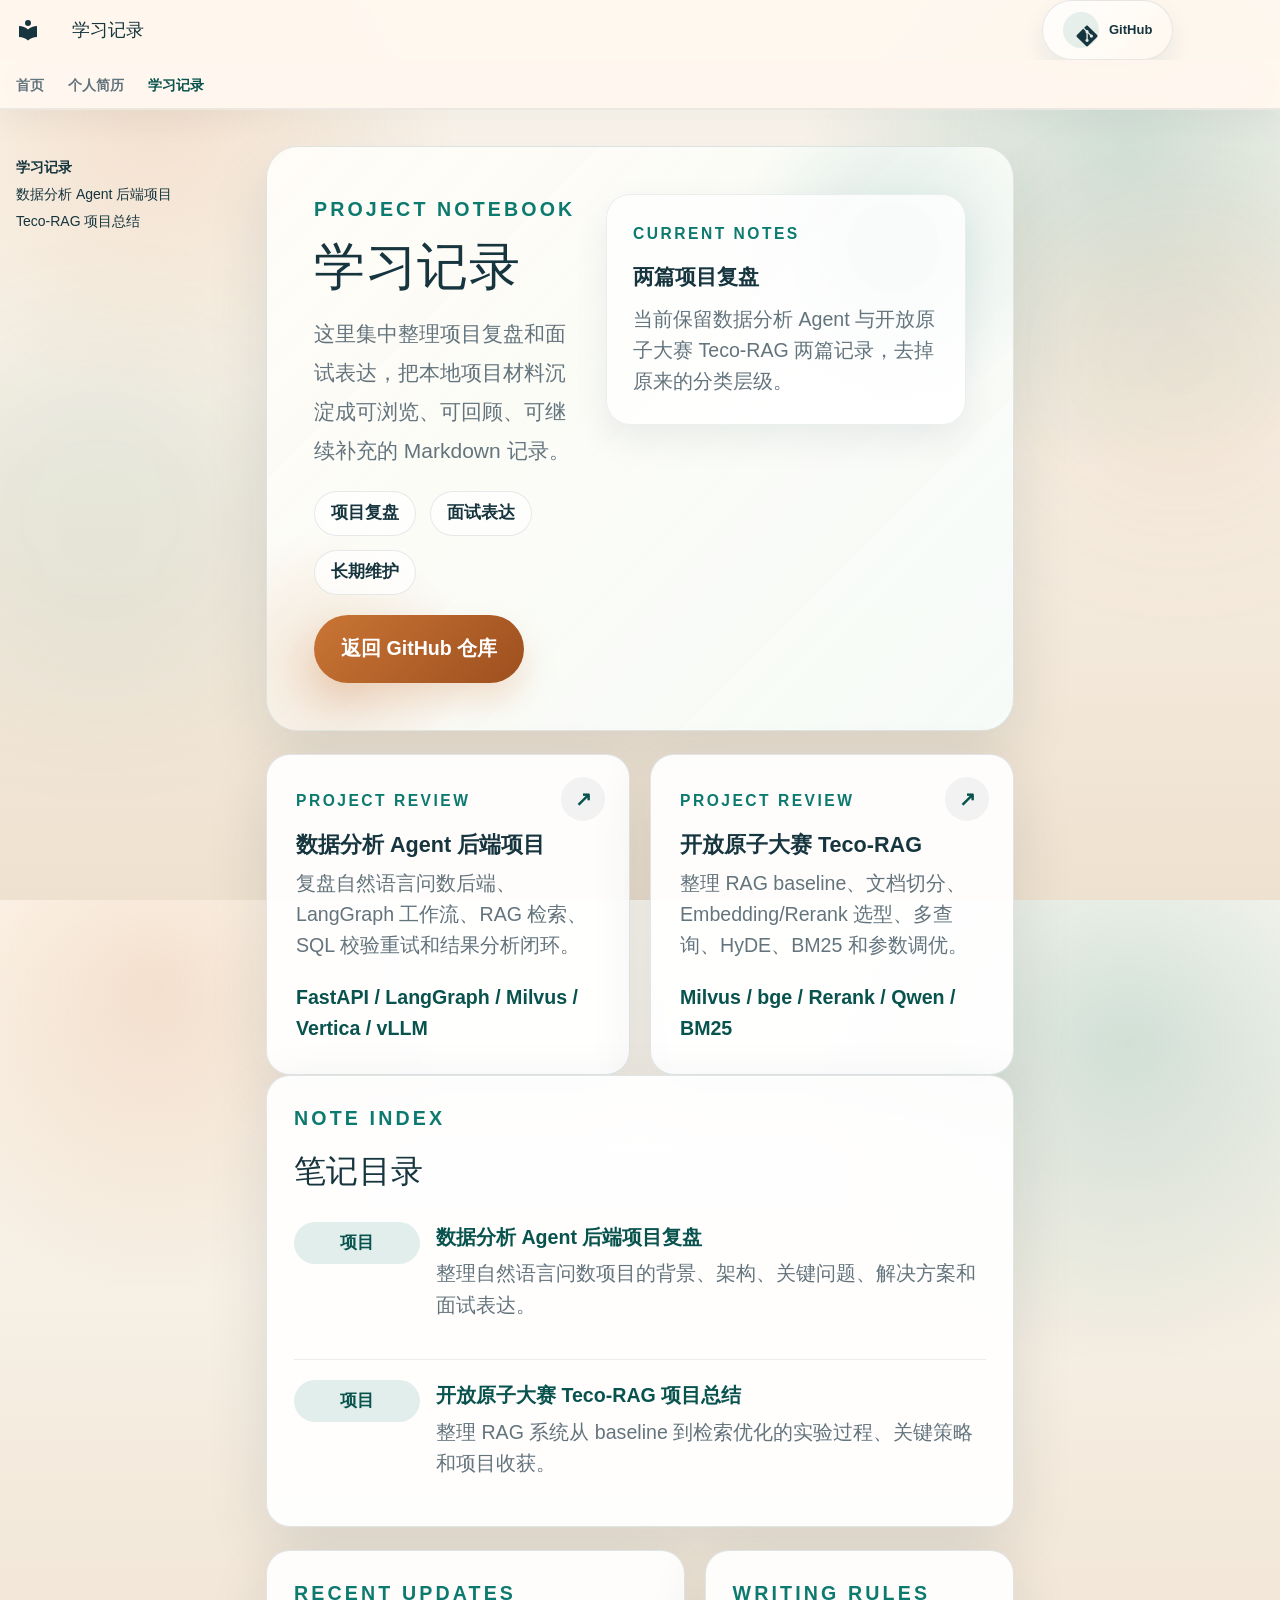
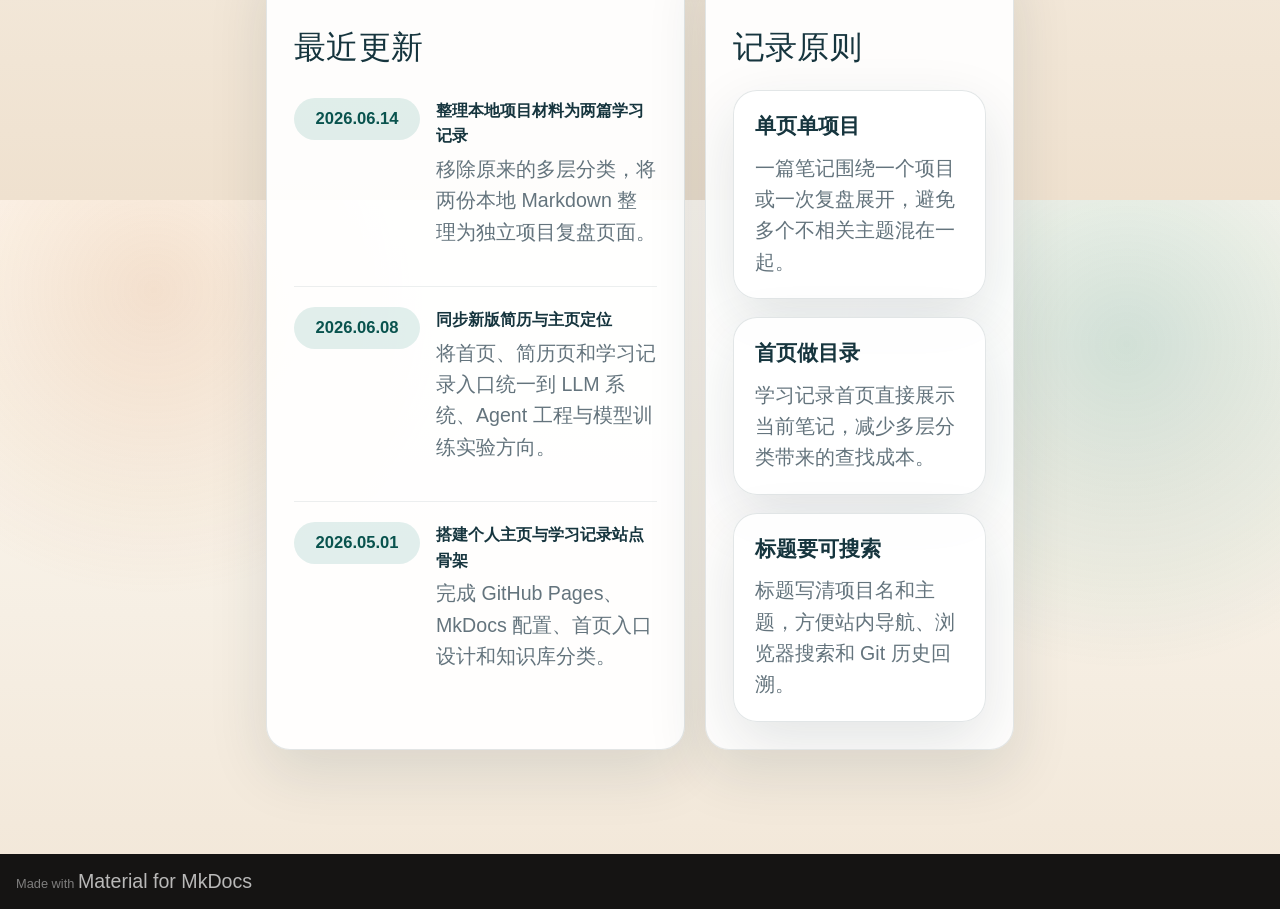
<file: study/index.html>
<!doctype html>
<html lang="zh" class="no-js">
  <head>
    
      <meta charset="utf-8">
      <meta name="viewport" content="width=device-width,initial-scale=1">
      
        <meta name="description" content="林祥庆的 LLM 系统、Agent 工程与学习记录主页">
      
      
      
        <link rel="canonical" href="https://huomalxq.github.io/study/">
      
      
        <link rel="prev" href="../resume/">
      
      
        <link rel="next" href="data-analysis-agent/">
      
      
        
      
      
      <link rel="icon" href="../assets/images/favicon.png">
      <meta name="generator" content="mkdocs-1.6.1, mkdocs-material-9.7.6">
    
    
      
        <title>学习记录 - Huoma LXQ</title>
      
    
    
      <link rel="stylesheet" href="../assets/stylesheets/main.484c7ddc.min.css">
      
        
        <link rel="stylesheet" href="../assets/stylesheets/palette.ab4e12ef.min.css">
      
      


    
    
      
    
    
      
    
    
      <link rel="stylesheet" href="../assets/stylesheets/extra.css">
    
    <script>__md_scope=new URL("..",location),__md_hash=e=>[...e].reduce(((e,_)=>(e<<5)-e+_.charCodeAt(0)),0),__md_get=(e,_=localStorage,t=__md_scope)=>JSON.parse(_.getItem(t.pathname+"."+e)),__md_set=(e,_,t=localStorage,a=__md_scope)=>{try{t.setItem(a.pathname+"."+e,JSON.stringify(_))}catch(e){}}</script>
    
      

    
    
  </head>
  
  
    
    
      
    
    
    
    
    <body dir="ltr" data-md-color-scheme="default" data-md-color-primary="custom" data-md-color-accent="custom">
  
    
    <input class="md-toggle" data-md-toggle="drawer" type="checkbox" id="__drawer" autocomplete="off">
    <input class="md-toggle" data-md-toggle="search" type="checkbox" id="__search" autocomplete="off">
    <label class="md-overlay" for="__drawer"></label>
    <div data-md-component="skip">
      
    </div>
    <div data-md-component="announce">
      
    </div>
    
    
      

  

<header class="md-header md-header--shadow md-header--lifted" data-md-component="header">
  <nav class="md-header__inner md-grid" aria-label="页眉">
    <a href=".." title="Huoma LXQ" class="md-header__button md-logo" aria-label="Huoma LXQ" data-md-component="logo">
      
  
  <svg xmlns="http://www.w3.org/2000/svg" viewBox="0 0 24 24"><path d="M12 8a3 3 0 0 0 3-3 3 3 0 0 0-3-3 3 3 0 0 0-3 3 3 3 0 0 0 3 3m0 3.54C9.64 9.35 6.5 8 3 8v11c3.5 0 6.64 1.35 9 3.54 2.36-2.19 5.5-3.54 9-3.54V8c-3.5 0-6.64 1.35-9 3.54"/></svg>

    </a>
    <label class="md-header__button md-icon" for="__drawer">
      
      <svg xmlns="http://www.w3.org/2000/svg" viewBox="0 0 24 24"><path d="M3 6h18v2H3zm0 5h18v2H3zm0 5h18v2H3z"/></svg>
    </label>
    <div class="md-header__title" data-md-component="header-title">
      <div class="md-header__ellipsis">
        <div class="md-header__topic">
          <span class="md-ellipsis">
            Huoma LXQ
          </span>
        </div>
        <div class="md-header__topic" data-md-component="header-topic">
          <span class="md-ellipsis">
            
              学习记录
            
          </span>
        </div>
      </div>
    </div>
    
      
        <form class="md-header__option" data-md-component="palette">
  
    
    
    
    <input class="md-option" data-md-color-media="" data-md-color-scheme="default" data-md-color-primary="custom" data-md-color-accent="custom"  aria-hidden="true"  type="radio" name="__palette" id="__palette_0">
    
  
</form>
      
    
    
      <script>var palette=__md_get("__palette");if(palette&&palette.color){if("(prefers-color-scheme)"===palette.color.media){var media=matchMedia("(prefers-color-scheme: light)"),input=document.querySelector(media.matches?"[data-md-color-media='(prefers-color-scheme: light)']":"[data-md-color-media='(prefers-color-scheme: dark)']");palette.color.media=input.getAttribute("data-md-color-media"),palette.color.scheme=input.getAttribute("data-md-color-scheme"),palette.color.primary=input.getAttribute("data-md-color-primary"),palette.color.accent=input.getAttribute("data-md-color-accent")}for(var[key,value]of Object.entries(palette.color))document.body.setAttribute("data-md-color-"+key,value)}</script>
    
    
    
    
      <div class="md-header__source">
        <a href="https://github.com/huomalxq/huomalxq.github.io" title="前往仓库" class="md-source" data-md-component="source">
  <div class="md-source__icon md-icon">
    
    <svg xmlns="http://www.w3.org/2000/svg" viewBox="0 0 448 512"><!--! Font Awesome Free 7.1.0 by @fontawesome - https://fontawesome.com License - https://fontawesome.com/license/free (Icons: CC BY 4.0, Fonts: SIL OFL 1.1, Code: MIT License) Copyright 2025 Fonticons, Inc.--><path d="M439.6 236.1 244 40.5c-5.4-5.5-12.8-8.5-20.4-8.5s-15 3-20.4 8.4L162.5 81l51.5 51.5c27.1-9.1 52.7 16.8 43.4 43.7l49.7 49.7c34.2-11.8 61.2 31 35.5 56.7-26.5 26.5-70.2-2.9-56-37.3L240.3 199v121.9c25.3 12.5 22.3 41.8 9.1 55-6.4 6.4-15.2 10.1-24.3 10.1s-17.8-3.6-24.3-10.1c-17.6-17.6-11.1-46.9 11.2-56v-123c-20.8-8.5-24.6-30.7-18.6-45L142.6 101 8.5 235.1C3 240.6 0 247.9 0 255.5s3 15 8.5 20.4l195.6 195.7c5.4 5.4 12.7 8.4 20.4 8.4s15-3 20.4-8.4l194.7-194.7c5.4-5.4 8.4-12.8 8.4-20.4s-3-15-8.4-20.4"/></svg>
  </div>
  <div class="md-source__repository">
    GitHub
  </div>
</a>
      </div>
    
  </nav>
  
    
      
<nav class="md-tabs" aria-label="标签" data-md-component="tabs">
  <div class="md-grid">
    <ul class="md-tabs__list">
      
        
  
  
  
  
    <li class="md-tabs__item">
      <a href=".." class="md-tabs__link">
        
  
  
    
  
  首页

      </a>
    </li>
  

      
        
  
  
  
  
    
    
      <li class="md-tabs__item">
        <a href="../resume/" class="md-tabs__link">
          
  
  
    
  
  个人简历

        </a>
      </li>
    
  

      
        
  
  
  
    
  
  
    
    
      <li class="md-tabs__item md-tabs__item--active">
        <a href="./" class="md-tabs__link">
          
  
  
    
  
  学习记录

        </a>
      </li>
    
  

      
    </ul>
  </div>
</nav>
    
  
</header>
    
    <div class="md-container" data-md-component="container">
      
      
        
      
      <main class="md-main" data-md-component="main">
        <div class="md-main__inner md-grid">
          
            
              
              <div class="md-sidebar md-sidebar--primary" data-md-component="sidebar" data-md-type="navigation" >
                <div class="md-sidebar__scrollwrap">
                  <div class="md-sidebar__inner">
                    


  


<nav class="md-nav md-nav--primary md-nav--lifted" aria-label="导航栏" data-md-level="0">
  <label class="md-nav__title" for="__drawer">
    <a href=".." title="Huoma LXQ" class="md-nav__button md-logo" aria-label="Huoma LXQ" data-md-component="logo">
      
  
  <svg xmlns="http://www.w3.org/2000/svg" viewBox="0 0 24 24"><path d="M12 8a3 3 0 0 0 3-3 3 3 0 0 0-3-3 3 3 0 0 0-3 3 3 3 0 0 0 3 3m0 3.54C9.64 9.35 6.5 8 3 8v11c3.5 0 6.64 1.35 9 3.54 2.36-2.19 5.5-3.54 9-3.54V8c-3.5 0-6.64 1.35-9 3.54"/></svg>

    </a>
    Huoma LXQ
  </label>
  
    <div class="md-nav__source">
      <a href="https://github.com/huomalxq/huomalxq.github.io" title="前往仓库" class="md-source" data-md-component="source">
  <div class="md-source__icon md-icon">
    
    <svg xmlns="http://www.w3.org/2000/svg" viewBox="0 0 448 512"><!--! Font Awesome Free 7.1.0 by @fontawesome - https://fontawesome.com License - https://fontawesome.com/license/free (Icons: CC BY 4.0, Fonts: SIL OFL 1.1, Code: MIT License) Copyright 2025 Fonticons, Inc.--><path d="M439.6 236.1 244 40.5c-5.4-5.5-12.8-8.5-20.4-8.5s-15 3-20.4 8.4L162.5 81l51.5 51.5c27.1-9.1 52.7 16.8 43.4 43.7l49.7 49.7c34.2-11.8 61.2 31 35.5 56.7-26.5 26.5-70.2-2.9-56-37.3L240.3 199v121.9c25.3 12.5 22.3 41.8 9.1 55-6.4 6.4-15.2 10.1-24.3 10.1s-17.8-3.6-24.3-10.1c-17.6-17.6-11.1-46.9 11.2-56v-123c-20.8-8.5-24.6-30.7-18.6-45L142.6 101 8.5 235.1C3 240.6 0 247.9 0 255.5s3 15 8.5 20.4l195.6 195.7c5.4 5.4 12.7 8.4 20.4 8.4s15-3 20.4-8.4l194.7-194.7c5.4-5.4 8.4-12.8 8.4-20.4s-3-15-8.4-20.4"/></svg>
  </div>
  <div class="md-source__repository">
    GitHub
  </div>
</a>
    </div>
  
  <ul class="md-nav__list" data-md-scrollfix>
    
      
      
  
  
  
  
    <li class="md-nav__item">
      <a href=".." class="md-nav__link">
        
  
  
  <span class="md-ellipsis">
    
  
    首页
  

    
  </span>
  
  

      </a>
    </li>
  

    
      
      
  
  
  
  
    
    
      
        
          
        
      
    
    
    
      
      
    
    
    <li class="md-nav__item md-nav__item--nested">
      
        
        
        <input class="md-nav__toggle md-toggle " type="checkbox" id="__nav_2" >
        
          
          <div class="md-nav__link md-nav__container">
            <a href="../resume/" class="md-nav__link ">
              
  
  
  <span class="md-ellipsis">
    
  
    个人简历
  

    
  </span>
  
  

            </a>
            
          </div>
        
        <nav class="md-nav" data-md-level="1" aria-labelledby="__nav_2_label" aria-expanded="false">
          <label class="md-nav__title" for="__nav_2">
            <span class="md-nav__icon md-icon"></span>
            
  
    个人简历
  

          </label>
          <ul class="md-nav__list" data-md-scrollfix>
            
              
            
          </ul>
        </nav>
      
    </li>
  

    
      
      
  
  
    
  
  
  
    
    
      
        
          
        
      
        
      
        
      
    
    
    
      
        
        
      
      
    
    
    <li class="md-nav__item md-nav__item--active md-nav__item--section md-nav__item--nested">
      
        
        
        <input class="md-nav__toggle md-toggle " type="checkbox" id="__nav_3" checked>
        
          
          <div class="md-nav__link md-nav__container">
            <a href="./" class="md-nav__link md-nav__link--active">
              
  
  
  <span class="md-ellipsis">
    
  
    学习记录
  

    
  </span>
  
  

            </a>
            
              
              <label class="md-nav__link md-nav__link--active" for="__nav_3" id="__nav_3_label" tabindex="">
                <span class="md-nav__icon md-icon"></span>
              </label>
            
          </div>
        
        <nav class="md-nav" data-md-level="1" aria-labelledby="__nav_3_label" aria-expanded="true">
          <label class="md-nav__title" for="__nav_3">
            <span class="md-nav__icon md-icon"></span>
            
  
    学习记录
  

          </label>
          <ul class="md-nav__list" data-md-scrollfix>
            
              
            
              
                
  
  
  
  
    <li class="md-nav__item">
      <a href="data-analysis-agent/" class="md-nav__link">
        
  
  
  <span class="md-ellipsis">
    
  
    数据分析 Agent 后端项目
  

    
  </span>
  
  

      </a>
    </li>
  

              
            
              
                
  
  
  
  
    <li class="md-nav__item">
      <a href="teco-rag-project-summary/" class="md-nav__link">
        
  
  
  <span class="md-ellipsis">
    
  
    Teco-RAG 项目总结
  

    
  </span>
  
  

      </a>
    </li>
  

              
            
          </ul>
        </nav>
      
    </li>
  

    
  </ul>
</nav>
                  </div>
                </div>
              </div>
            
            
              
              <div class="md-sidebar md-sidebar--secondary" data-md-component="sidebar" data-md-type="toc" >
                <div class="md-sidebar__scrollwrap">
                  <div class="md-sidebar__inner">
                    

<nav class="md-nav md-nav--secondary" aria-label="目录">
  
  
  
  
</nav>
                  </div>
                </div>
              </div>
            
          
          
            <div class="md-content" data-md-component="content">
              
              <article class="md-content__inner md-typeset">
                
                  


  
  


<section class="study-hero">
  <div class="study-hero__copy">
    <p class="section-kicker">PROJECT NOTEBOOK</p>
    <h1>学习记录</h1>
    <p>这里集中整理项目复盘和面试表达，把本地项目材料沉淀成可浏览、可回顾、可继续补充的 Markdown 记录。</p>
    <div class="hero-pill-row">
      <span class="hero-pill">项目复盘</span>
      <span class="hero-pill">面试表达</span>
      <span class="hero-pill">长期维护</span>
    </div>
    <div class="home-actions home-actions--compact">
      <a class="home-button home-button--tertiary" href="https://github.com/huomalxq/huomalxq.github.io" target="_blank" rel="noopener">返回 GitHub 仓库</a>
    </div>
  </div>

  <article class="study-hero__card">
    <span class="hero-panel__eyebrow">Current Notes</span>
    <strong>两篇项目复盘</strong>
    <p>当前保留数据分析 Agent 与开放原子大赛 Teco-RAG 两篇记录，去掉原来的分类层级。</p>
  </article>
</section>

<section class="study-grid study-grid--wide">
  <a class="study-card" href="data-analysis-agent/">
    <span class="study-card__label">Project Review</span>
    <strong>数据分析 Agent 后端项目</strong>
    <span>复盘自然语言问数后端、LangGraph 工作流、RAG 检索、SQL 校验重试和结果分析闭环。</span>
    <em class="study-card__meta">FastAPI / LangGraph / Milvus / Vertica / vLLM</em>
  </a>
  <a class="study-card" href="teco-rag-project-summary/">
    <span class="study-card__label">Project Review</span>
    <strong>开放原子大赛 Teco-RAG</strong>
    <span>整理 RAG baseline、文档切分、Embedding/Rerank 选型、多查询、HyDE、BM25 和参数调优。</span>
    <em class="study-card__meta">Milvus / bge / Rerank / Qwen / BM25</em>
  </a>
</section>

<section class="study-feed">
  <p class="section-kicker">Note Index</p>
  <h2>笔记目录</h2>
  <div class="feed-list">
    <article class="feed-item">
      <time datetime="2026-06-14">项目</time>
      <div>
        <strong><a href="data-analysis-agent/">数据分析 Agent 后端项目复盘</a></strong>
        <p>整理自然语言问数项目的背景、架构、关键问题、解决方案和面试表达。</p>
      </div>
    </article>
    <article class="feed-item">
      <time datetime="2026-06-14">项目</time>
      <div>
        <strong><a href="teco-rag-project-summary/">开放原子大赛 Teco-RAG 项目总结</a></strong>
        <p>整理 RAG 系统从 baseline 到检索优化的实验过程、关键策略和项目收获。</p>
      </div>
    </article>
  </div>
</section>

<section class="study-columns">
  <div class="study-feed">
    <p class="section-kicker">Recent Updates</p>
    <h2>最近更新</h2>
    <div class="feed-list">
      <article class="feed-item">
        <time datetime="2026-06-14">2026.06.14</time>
        <div>
          <strong>整理本地项目材料为两篇学习记录</strong>
          <p>移除原来的多层分类，将两份本地 Markdown 整理为独立项目复盘页面。</p>
        </div>
      </article>
      <article class="feed-item">
        <time datetime="2026-06-08">2026.06.08</time>
        <div>
          <strong>同步新版简历与主页定位</strong>
          <p>将首页、简历页和学习记录入口统一到 LLM 系统、Agent 工程与模型训练实验方向。</p>
        </div>
      </article>
      <article class="feed-item">
        <time datetime="2026-05-01">2026.05.01</time>
        <div>
          <strong>搭建个人主页与学习记录站点骨架</strong>
          <p>完成 GitHub Pages、MkDocs 配置、首页入口设计和知识库分类。</p>
        </div>
      </article>
    </div>
  </div>

  <div class="study-principles">
    <p class="section-kicker">Writing Rules</p>
    <h2>记录原则</h2>
    <div class="principle-grid">
      <article class="principle-card">
        <strong>单页单项目</strong>
        <p>一篇笔记围绕一个项目或一次复盘展开，避免多个不相关主题混在一起。</p>
      </article>
      <article class="principle-card">
        <strong>首页做目录</strong>
        <p>学习记录首页直接展示当前笔记，减少多层分类带来的查找成本。</p>
      </article>
      <article class="principle-card">
        <strong>标题要可搜索</strong>
        <p>标题写清项目名和主题，方便站内导航、浏览器搜索和 Git 历史回溯。</p>
      </article>
    </div>
  </div>
</section>







  
  






                
              </article>
            </div>
          
          
<script>var target=document.getElementById(location.hash.slice(1));target&&target.name&&(target.checked=target.name.startsWith("__tabbed_"))</script>
        </div>
        
          <button type="button" class="md-top md-icon" data-md-component="top" hidden>
  
  <svg xmlns="http://www.w3.org/2000/svg" viewBox="0 0 24 24"><path d="M13 20h-2V8l-5.5 5.5-1.42-1.42L12 4.16l7.92 7.92-1.42 1.42L13 8z"/></svg>
  回到页面顶部
</button>
        
      </main>
      
        <footer class="md-footer">
  
  <div class="md-footer-meta md-typeset">
    <div class="md-footer-meta__inner md-grid">
      <div class="md-copyright">
  
  
    Made with
    <a href="https://squidfunk.github.io/mkdocs-material/" target="_blank" rel="noopener">
      Material for MkDocs
    </a>
  
</div>
      
    </div>
  </div>
</footer>
      
    </div>
    <div class="md-dialog" data-md-component="dialog">
      <div class="md-dialog__inner md-typeset"></div>
    </div>
    
    
    
      
      
      <script id="__config" type="application/json">{"annotate": null, "base": "..", "features": ["navigation.tabs", "navigation.tabs.sticky", "navigation.top", "navigation.indexes", "toc.follow", "content.code.copy"], "search": "../assets/javascripts/workers/search.2c215733.min.js", "tags": null, "translations": {"clipboard.copied": "\u5df2\u590d\u5236", "clipboard.copy": "\u590d\u5236", "search.result.more.one": "\u5728\u8be5\u9875\u4e0a\u8fd8\u6709 1 \u4e2a\u7b26\u5408\u6761\u4ef6\u7684\u7ed3\u679c", "search.result.more.other": "\u5728\u8be5\u9875\u4e0a\u8fd8\u6709 # \u4e2a\u7b26\u5408\u6761\u4ef6\u7684\u7ed3\u679c", "search.result.none": "\u6ca1\u6709\u627e\u5230\u7b26\u5408\u6761\u4ef6\u7684\u7ed3\u679c", "search.result.one": "\u627e\u5230 1 \u4e2a\u7b26\u5408\u6761\u4ef6\u7684\u7ed3\u679c", "search.result.other": "# \u4e2a\u7b26\u5408\u6761\u4ef6\u7684\u7ed3\u679c", "search.result.placeholder": "\u952e\u5165\u4ee5\u5f00\u59cb\u641c\u7d22", "search.result.term.missing": "\u7f3a\u5c11", "select.version": "\u9009\u62e9\u5f53\u524d\u7248\u672c"}, "version": null}</script>
    
    
      <script src="../assets/javascripts/bundle.79ae519e.min.js"></script>
      
    
  </body>
</html>
</file>
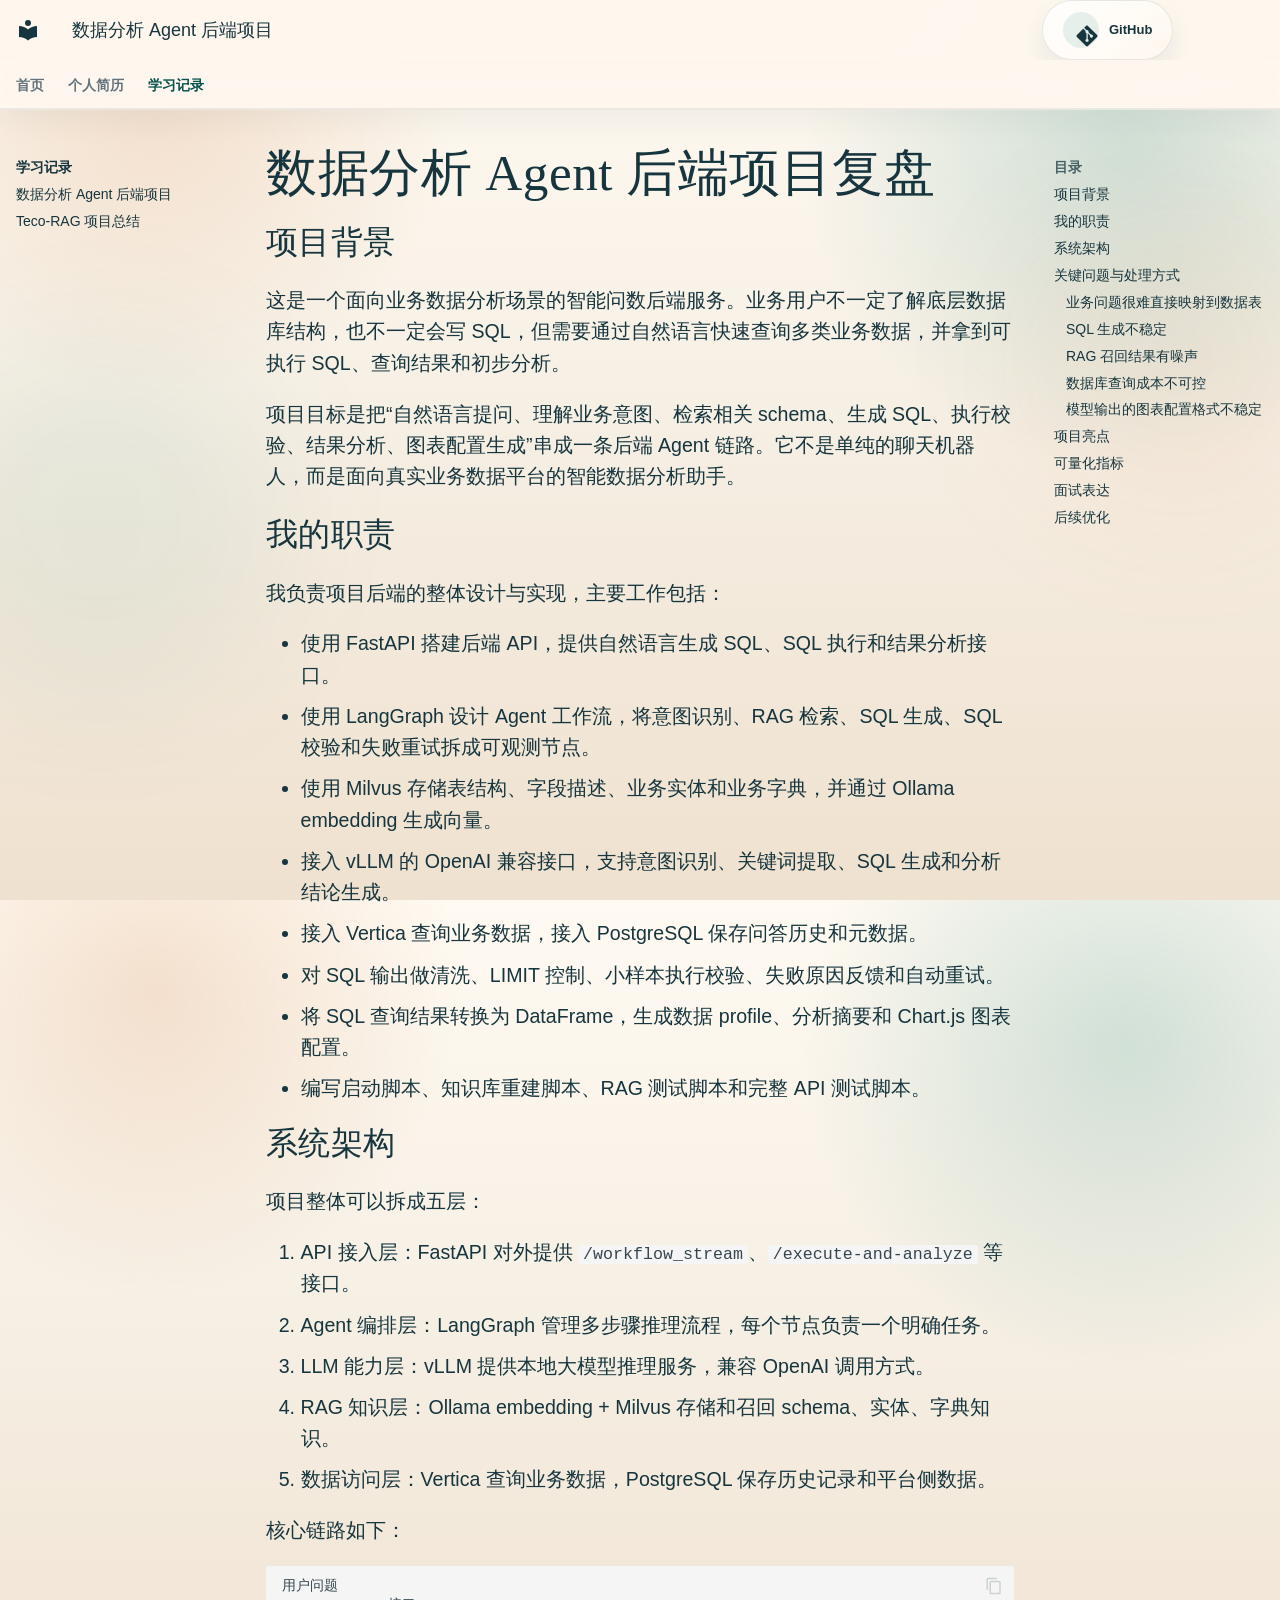
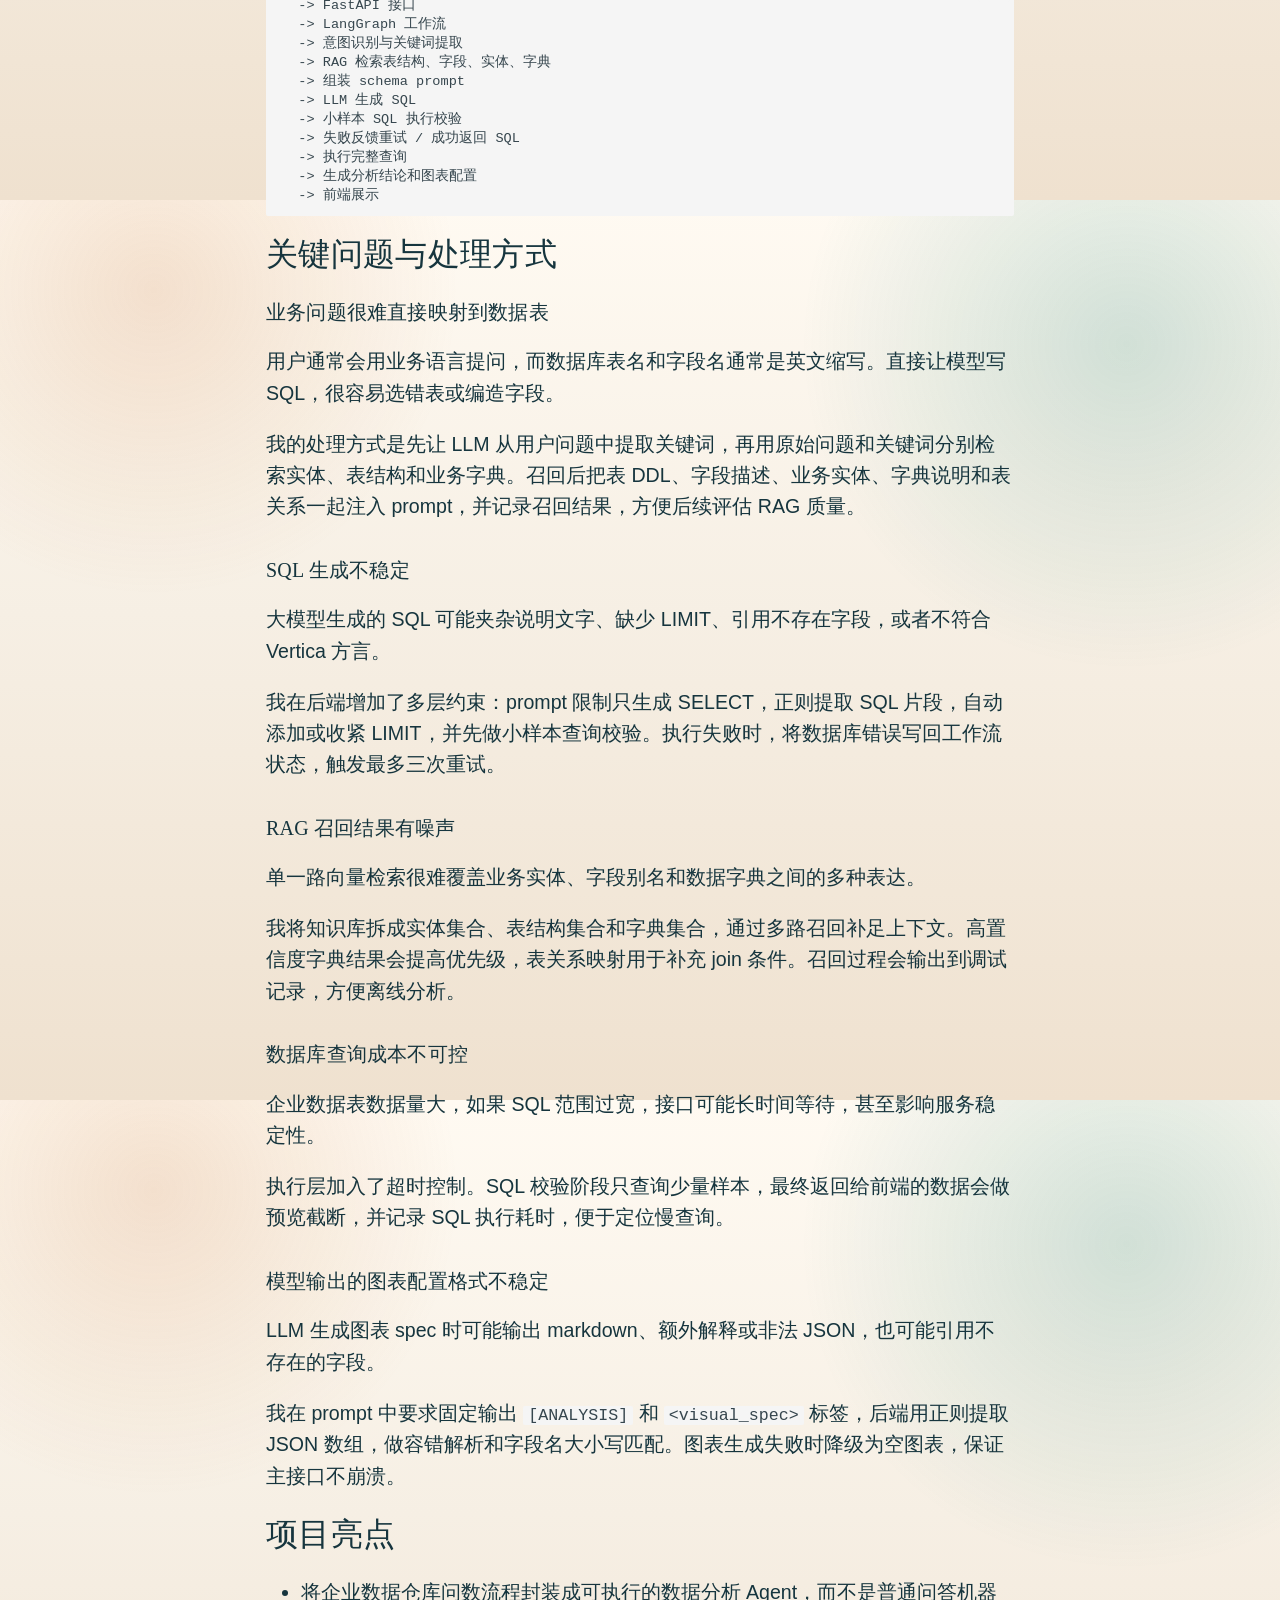
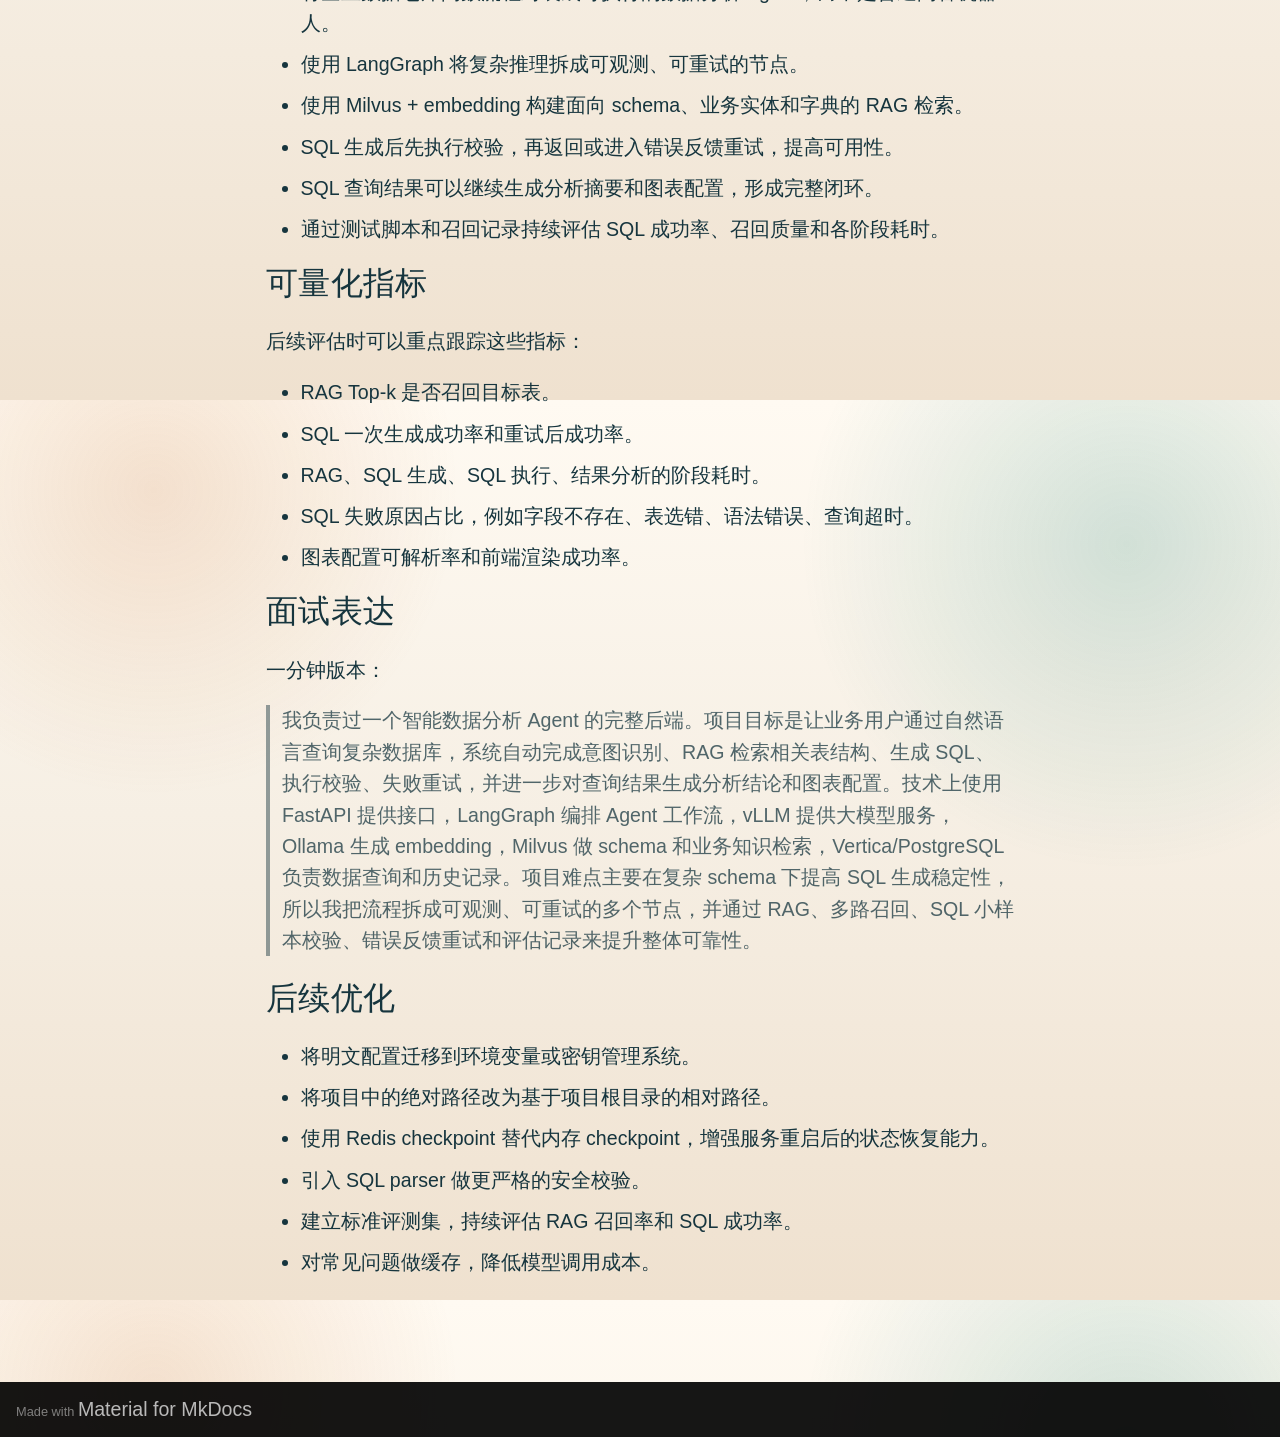
<file: study/data-analysis-agent/index.html>
<!doctype html>
<html lang="zh" class="no-js">
  <head>
    
      <meta charset="utf-8">
      <meta name="viewport" content="width=device-width,initial-scale=1">
      
        <meta name="description" content="林祥庆的 LLM 系统、Agent 工程与学习记录主页">
      
      
      
        <link rel="canonical" href="https://huomalxq.github.io/study/data-analysis-agent/">
      
      
        <link rel="prev" href="../">
      
      
        <link rel="next" href="../teco-rag-project-summary/">
      
      
        
      
      
      <link rel="icon" href="../../assets/images/favicon.png">
      <meta name="generator" content="mkdocs-1.6.1, mkdocs-material-9.7.6">
    
    
      
        <title>数据分析 Agent 后端项目 - Huoma LXQ</title>
      
    
    
      <link rel="stylesheet" href="../../assets/stylesheets/main.484c7ddc.min.css">
      
        
        <link rel="stylesheet" href="../../assets/stylesheets/palette.ab4e12ef.min.css">
      
      


    
    
      
    
    
      
    
    
      <link rel="stylesheet" href="../../assets/stylesheets/extra.css">
    
    <script>__md_scope=new URL("../..",location),__md_hash=e=>[...e].reduce(((e,_)=>(e<<5)-e+_.charCodeAt(0)),0),__md_get=(e,_=localStorage,t=__md_scope)=>JSON.parse(_.getItem(t.pathname+"."+e)),__md_set=(e,_,t=localStorage,a=__md_scope)=>{try{t.setItem(a.pathname+"."+e,JSON.stringify(_))}catch(e){}}</script>
    
      

    
    
  </head>
  
  
    
    
      
    
    
    
    
    <body dir="ltr" data-md-color-scheme="default" data-md-color-primary="custom" data-md-color-accent="custom">
  
    
    <input class="md-toggle" data-md-toggle="drawer" type="checkbox" id="__drawer" autocomplete="off">
    <input class="md-toggle" data-md-toggle="search" type="checkbox" id="__search" autocomplete="off">
    <label class="md-overlay" for="__drawer"></label>
    <div data-md-component="skip">
      
        
        <a href="#agent" class="md-skip">
          跳转至
        </a>
      
    </div>
    <div data-md-component="announce">
      
    </div>
    
    
      

  

<header class="md-header md-header--shadow md-header--lifted" data-md-component="header">
  <nav class="md-header__inner md-grid" aria-label="页眉">
    <a href="../.." title="Huoma LXQ" class="md-header__button md-logo" aria-label="Huoma LXQ" data-md-component="logo">
      
  
  <svg xmlns="http://www.w3.org/2000/svg" viewBox="0 0 24 24"><path d="M12 8a3 3 0 0 0 3-3 3 3 0 0 0-3-3 3 3 0 0 0-3 3 3 3 0 0 0 3 3m0 3.54C9.64 9.35 6.5 8 3 8v11c3.5 0 6.64 1.35 9 3.54 2.36-2.19 5.5-3.54 9-3.54V8c-3.5 0-6.64 1.35-9 3.54"/></svg>

    </a>
    <label class="md-header__button md-icon" for="__drawer">
      
      <svg xmlns="http://www.w3.org/2000/svg" viewBox="0 0 24 24"><path d="M3 6h18v2H3zm0 5h18v2H3zm0 5h18v2H3z"/></svg>
    </label>
    <div class="md-header__title" data-md-component="header-title">
      <div class="md-header__ellipsis">
        <div class="md-header__topic">
          <span class="md-ellipsis">
            Huoma LXQ
          </span>
        </div>
        <div class="md-header__topic" data-md-component="header-topic">
          <span class="md-ellipsis">
            
              数据分析 Agent 后端项目
            
          </span>
        </div>
      </div>
    </div>
    
      
        <form class="md-header__option" data-md-component="palette">
  
    
    
    
    <input class="md-option" data-md-color-media="" data-md-color-scheme="default" data-md-color-primary="custom" data-md-color-accent="custom"  aria-hidden="true"  type="radio" name="__palette" id="__palette_0">
    
  
</form>
      
    
    
      <script>var palette=__md_get("__palette");if(palette&&palette.color){if("(prefers-color-scheme)"===palette.color.media){var media=matchMedia("(prefers-color-scheme: light)"),input=document.querySelector(media.matches?"[data-md-color-media='(prefers-color-scheme: light)']":"[data-md-color-media='(prefers-color-scheme: dark)']");palette.color.media=input.getAttribute("data-md-color-media"),palette.color.scheme=input.getAttribute("data-md-color-scheme"),palette.color.primary=input.getAttribute("data-md-color-primary"),palette.color.accent=input.getAttribute("data-md-color-accent")}for(var[key,value]of Object.entries(palette.color))document.body.setAttribute("data-md-color-"+key,value)}</script>
    
    
    
    
      <div class="md-header__source">
        <a href="https://github.com/huomalxq/huomalxq.github.io" title="前往仓库" class="md-source" data-md-component="source">
  <div class="md-source__icon md-icon">
    
    <svg xmlns="http://www.w3.org/2000/svg" viewBox="0 0 448 512"><!--! Font Awesome Free 7.1.0 by @fontawesome - https://fontawesome.com License - https://fontawesome.com/license/free (Icons: CC BY 4.0, Fonts: SIL OFL 1.1, Code: MIT License) Copyright 2025 Fonticons, Inc.--><path d="M439.6 236.1 244 40.5c-5.4-5.5-12.8-8.5-20.4-8.5s-15 3-20.4 8.4L162.5 81l51.5 51.5c27.1-9.1 52.7 16.8 43.4 43.7l49.7 49.7c34.2-11.8 61.2 31 35.5 56.7-26.5 26.5-70.2-2.9-56-37.3L240.3 199v121.9c25.3 12.5 22.3 41.8 9.1 55-6.4 6.4-15.2 10.1-24.3 10.1s-17.8-3.6-24.3-10.1c-17.6-17.6-11.1-46.9 11.2-56v-123c-20.8-8.5-24.6-30.7-18.6-45L142.6 101 8.5 235.1C3 240.6 0 247.9 0 255.5s3 15 8.5 20.4l195.6 195.7c5.4 5.4 12.7 8.4 20.4 8.4s15-3 20.4-8.4l194.7-194.7c5.4-5.4 8.4-12.8 8.4-20.4s-3-15-8.4-20.4"/></svg>
  </div>
  <div class="md-source__repository">
    GitHub
  </div>
</a>
      </div>
    
  </nav>
  
    
      
<nav class="md-tabs" aria-label="标签" data-md-component="tabs">
  <div class="md-grid">
    <ul class="md-tabs__list">
      
        
  
  
  
  
    <li class="md-tabs__item">
      <a href="../.." class="md-tabs__link">
        
  
  
    
  
  首页

      </a>
    </li>
  

      
        
  
  
  
  
    
    
      <li class="md-tabs__item">
        <a href="../../resume/" class="md-tabs__link">
          
  
  
    
  
  个人简历

        </a>
      </li>
    
  

      
        
  
  
  
    
  
  
    
    
      <li class="md-tabs__item md-tabs__item--active">
        <a href="../" class="md-tabs__link">
          
  
  
    
  
  学习记录

        </a>
      </li>
    
  

      
    </ul>
  </div>
</nav>
    
  
</header>
    
    <div class="md-container" data-md-component="container">
      
      
        
      
      <main class="md-main" data-md-component="main">
        <div class="md-main__inner md-grid">
          
            
              
              <div class="md-sidebar md-sidebar--primary" data-md-component="sidebar" data-md-type="navigation" >
                <div class="md-sidebar__scrollwrap">
                  <div class="md-sidebar__inner">
                    


  


<nav class="md-nav md-nav--primary md-nav--lifted" aria-label="导航栏" data-md-level="0">
  <label class="md-nav__title" for="__drawer">
    <a href="../.." title="Huoma LXQ" class="md-nav__button md-logo" aria-label="Huoma LXQ" data-md-component="logo">
      
  
  <svg xmlns="http://www.w3.org/2000/svg" viewBox="0 0 24 24"><path d="M12 8a3 3 0 0 0 3-3 3 3 0 0 0-3-3 3 3 0 0 0-3 3 3 3 0 0 0 3 3m0 3.54C9.64 9.35 6.5 8 3 8v11c3.5 0 6.64 1.35 9 3.54 2.36-2.19 5.5-3.54 9-3.54V8c-3.5 0-6.64 1.35-9 3.54"/></svg>

    </a>
    Huoma LXQ
  </label>
  
    <div class="md-nav__source">
      <a href="https://github.com/huomalxq/huomalxq.github.io" title="前往仓库" class="md-source" data-md-component="source">
  <div class="md-source__icon md-icon">
    
    <svg xmlns="http://www.w3.org/2000/svg" viewBox="0 0 448 512"><!--! Font Awesome Free 7.1.0 by @fontawesome - https://fontawesome.com License - https://fontawesome.com/license/free (Icons: CC BY 4.0, Fonts: SIL OFL 1.1, Code: MIT License) Copyright 2025 Fonticons, Inc.--><path d="M439.6 236.1 244 40.5c-5.4-5.5-12.8-8.5-20.4-8.5s-15 3-20.4 8.4L162.5 81l51.5 51.5c27.1-9.1 52.7 16.8 43.4 43.7l49.7 49.7c34.2-11.8 61.2 31 35.5 56.7-26.5 26.5-70.2-2.9-56-37.3L240.3 199v121.9c25.3 12.5 22.3 41.8 9.1 55-6.4 6.4-15.2 10.1-24.3 10.1s-17.8-3.6-24.3-10.1c-17.6-17.6-11.1-46.9 11.2-56v-123c-20.8-8.5-24.6-30.7-18.6-45L142.6 101 8.5 235.1C3 240.6 0 247.9 0 255.5s3 15 8.5 20.4l195.6 195.7c5.4 5.4 12.7 8.4 20.4 8.4s15-3 20.4-8.4l194.7-194.7c5.4-5.4 8.4-12.8 8.4-20.4s-3-15-8.4-20.4"/></svg>
  </div>
  <div class="md-source__repository">
    GitHub
  </div>
</a>
    </div>
  
  <ul class="md-nav__list" data-md-scrollfix>
    
      
      
  
  
  
  
    <li class="md-nav__item">
      <a href="../.." class="md-nav__link">
        
  
  
  <span class="md-ellipsis">
    
  
    首页
  

    
  </span>
  
  

      </a>
    </li>
  

    
      
      
  
  
  
  
    
    
      
        
          
        
      
    
    
    
      
      
    
    
    <li class="md-nav__item md-nav__item--nested">
      
        
        
        <input class="md-nav__toggle md-toggle " type="checkbox" id="__nav_2" >
        
          
          <div class="md-nav__link md-nav__container">
            <a href="../../resume/" class="md-nav__link ">
              
  
  
  <span class="md-ellipsis">
    
  
    个人简历
  

    
  </span>
  
  

            </a>
            
          </div>
        
        <nav class="md-nav" data-md-level="1" aria-labelledby="__nav_2_label" aria-expanded="false">
          <label class="md-nav__title" for="__nav_2">
            <span class="md-nav__icon md-icon"></span>
            
  
    个人简历
  

          </label>
          <ul class="md-nav__list" data-md-scrollfix>
            
              
            
          </ul>
        </nav>
      
    </li>
  

    
      
      
  
  
    
  
  
  
    
    
      
        
          
        
      
        
      
        
      
    
    
    
      
        
        
      
      
    
    
    <li class="md-nav__item md-nav__item--active md-nav__item--section md-nav__item--nested">
      
        
        
        <input class="md-nav__toggle md-toggle " type="checkbox" id="__nav_3" checked>
        
          
          <div class="md-nav__link md-nav__container">
            <a href="../" class="md-nav__link ">
              
  
  
  <span class="md-ellipsis">
    
  
    学习记录
  

    
  </span>
  
  

            </a>
            
              
              <label class="md-nav__link " for="__nav_3" id="__nav_3_label" tabindex="">
                <span class="md-nav__icon md-icon"></span>
              </label>
            
          </div>
        
        <nav class="md-nav" data-md-level="1" aria-labelledby="__nav_3_label" aria-expanded="true">
          <label class="md-nav__title" for="__nav_3">
            <span class="md-nav__icon md-icon"></span>
            
  
    学习记录
  

          </label>
          <ul class="md-nav__list" data-md-scrollfix>
            
              
            
              
                
  
  
    
  
  
  
    <li class="md-nav__item md-nav__item--active">
      
      <input class="md-nav__toggle md-toggle" type="checkbox" id="__toc">
      
      
        
      
      
        <label class="md-nav__link md-nav__link--active" for="__toc">
          
  
  
  <span class="md-ellipsis">
    
  
    数据分析 Agent 后端项目
  

    
  </span>
  
  

          <span class="md-nav__icon md-icon"></span>
        </label>
      
      <a href="./" class="md-nav__link md-nav__link--active">
        
  
  
  <span class="md-ellipsis">
    
  
    数据分析 Agent 后端项目
  

    
  </span>
  
  

      </a>
      
        

<nav class="md-nav md-nav--secondary" aria-label="目录">
  
  
  
    
  
  
    <label class="md-nav__title" for="__toc">
      <span class="md-nav__icon md-icon"></span>
      目录
    </label>
    <ul class="md-nav__list" data-md-component="toc" data-md-scrollfix>
      
        <li class="md-nav__item">
  <a href="#_1" class="md-nav__link">
    <span class="md-ellipsis">
      
        项目背景
      
    </span>
  </a>
  
</li>
      
        <li class="md-nav__item">
  <a href="#_2" class="md-nav__link">
    <span class="md-ellipsis">
      
        我的职责
      
    </span>
  </a>
  
</li>
      
        <li class="md-nav__item">
  <a href="#_3" class="md-nav__link">
    <span class="md-ellipsis">
      
        系统架构
      
    </span>
  </a>
  
</li>
      
        <li class="md-nav__item">
  <a href="#_4" class="md-nav__link">
    <span class="md-ellipsis">
      
        关键问题与处理方式
      
    </span>
  </a>
  
    <nav class="md-nav" aria-label="关键问题与处理方式">
      <ul class="md-nav__list">
        
          <li class="md-nav__item">
  <a href="#_5" class="md-nav__link">
    <span class="md-ellipsis">
      
        业务问题很难直接映射到数据表
      
    </span>
  </a>
  
</li>
        
          <li class="md-nav__item">
  <a href="#sql" class="md-nav__link">
    <span class="md-ellipsis">
      
        SQL 生成不稳定
      
    </span>
  </a>
  
</li>
        
          <li class="md-nav__item">
  <a href="#rag" class="md-nav__link">
    <span class="md-ellipsis">
      
        RAG 召回结果有噪声
      
    </span>
  </a>
  
</li>
        
          <li class="md-nav__item">
  <a href="#_6" class="md-nav__link">
    <span class="md-ellipsis">
      
        数据库查询成本不可控
      
    </span>
  </a>
  
</li>
        
          <li class="md-nav__item">
  <a href="#_7" class="md-nav__link">
    <span class="md-ellipsis">
      
        模型输出的图表配置格式不稳定
      
    </span>
  </a>
  
</li>
        
      </ul>
    </nav>
  
</li>
      
        <li class="md-nav__item">
  <a href="#_8" class="md-nav__link">
    <span class="md-ellipsis">
      
        项目亮点
      
    </span>
  </a>
  
</li>
      
        <li class="md-nav__item">
  <a href="#_9" class="md-nav__link">
    <span class="md-ellipsis">
      
        可量化指标
      
    </span>
  </a>
  
</li>
      
        <li class="md-nav__item">
  <a href="#_10" class="md-nav__link">
    <span class="md-ellipsis">
      
        面试表达
      
    </span>
  </a>
  
</li>
      
        <li class="md-nav__item">
  <a href="#_11" class="md-nav__link">
    <span class="md-ellipsis">
      
        后续优化
      
    </span>
  </a>
  
</li>
      
    </ul>
  
</nav>
      
    </li>
  

              
            
              
                
  
  
  
  
    <li class="md-nav__item">
      <a href="../teco-rag-project-summary/" class="md-nav__link">
        
  
  
  <span class="md-ellipsis">
    
  
    Teco-RAG 项目总结
  

    
  </span>
  
  

      </a>
    </li>
  

              
            
          </ul>
        </nav>
      
    </li>
  

    
  </ul>
</nav>
                  </div>
                </div>
              </div>
            
            
              
              <div class="md-sidebar md-sidebar--secondary" data-md-component="sidebar" data-md-type="toc" >
                <div class="md-sidebar__scrollwrap">
                  <div class="md-sidebar__inner">
                    

<nav class="md-nav md-nav--secondary" aria-label="目录">
  
  
  
    
  
  
    <label class="md-nav__title" for="__toc">
      <span class="md-nav__icon md-icon"></span>
      目录
    </label>
    <ul class="md-nav__list" data-md-component="toc" data-md-scrollfix>
      
        <li class="md-nav__item">
  <a href="#_1" class="md-nav__link">
    <span class="md-ellipsis">
      
        项目背景
      
    </span>
  </a>
  
</li>
      
        <li class="md-nav__item">
  <a href="#_2" class="md-nav__link">
    <span class="md-ellipsis">
      
        我的职责
      
    </span>
  </a>
  
</li>
      
        <li class="md-nav__item">
  <a href="#_3" class="md-nav__link">
    <span class="md-ellipsis">
      
        系统架构
      
    </span>
  </a>
  
</li>
      
        <li class="md-nav__item">
  <a href="#_4" class="md-nav__link">
    <span class="md-ellipsis">
      
        关键问题与处理方式
      
    </span>
  </a>
  
    <nav class="md-nav" aria-label="关键问题与处理方式">
      <ul class="md-nav__list">
        
          <li class="md-nav__item">
  <a href="#_5" class="md-nav__link">
    <span class="md-ellipsis">
      
        业务问题很难直接映射到数据表
      
    </span>
  </a>
  
</li>
        
          <li class="md-nav__item">
  <a href="#sql" class="md-nav__link">
    <span class="md-ellipsis">
      
        SQL 生成不稳定
      
    </span>
  </a>
  
</li>
        
          <li class="md-nav__item">
  <a href="#rag" class="md-nav__link">
    <span class="md-ellipsis">
      
        RAG 召回结果有噪声
      
    </span>
  </a>
  
</li>
        
          <li class="md-nav__item">
  <a href="#_6" class="md-nav__link">
    <span class="md-ellipsis">
      
        数据库查询成本不可控
      
    </span>
  </a>
  
</li>
        
          <li class="md-nav__item">
  <a href="#_7" class="md-nav__link">
    <span class="md-ellipsis">
      
        模型输出的图表配置格式不稳定
      
    </span>
  </a>
  
</li>
        
      </ul>
    </nav>
  
</li>
      
        <li class="md-nav__item">
  <a href="#_8" class="md-nav__link">
    <span class="md-ellipsis">
      
        项目亮点
      
    </span>
  </a>
  
</li>
      
        <li class="md-nav__item">
  <a href="#_9" class="md-nav__link">
    <span class="md-ellipsis">
      
        可量化指标
      
    </span>
  </a>
  
</li>
      
        <li class="md-nav__item">
  <a href="#_10" class="md-nav__link">
    <span class="md-ellipsis">
      
        面试表达
      
    </span>
  </a>
  
</li>
      
        <li class="md-nav__item">
  <a href="#_11" class="md-nav__link">
    <span class="md-ellipsis">
      
        后续优化
      
    </span>
  </a>
  
</li>
      
    </ul>
  
</nav>
                  </div>
                </div>
              </div>
            
          
          
            <div class="md-content" data-md-component="content">
              
              <article class="md-content__inner md-typeset">
                
                  


  
  


<h1 id="agent">数据分析 Agent 后端项目复盘</h1>
<h2 id="_1">项目背景</h2>
<p>这是一个面向业务数据分析场景的智能问数后端服务。业务用户不一定了解底层数据库结构，也不一定会写 SQL，但需要通过自然语言快速查询多类业务数据，并拿到可执行 SQL、查询结果和初步分析。</p>
<p>项目目标是把“自然语言提问、理解业务意图、检索相关 schema、生成 SQL、执行校验、结果分析、图表配置生成”串成一条后端 Agent 链路。它不是单纯的聊天机器人，而是面向真实业务数据平台的智能数据分析助手。</p>
<h2 id="_2">我的职责</h2>
<p>我负责项目后端的整体设计与实现，主要工作包括：</p>
<ul>
<li>使用 FastAPI 搭建后端 API，提供自然语言生成 SQL、SQL 执行和结果分析接口。</li>
<li>使用 LangGraph 设计 Agent 工作流，将意图识别、RAG 检索、SQL 生成、SQL 校验和失败重试拆成可观测节点。</li>
<li>使用 Milvus 存储表结构、字段描述、业务实体和业务字典，并通过 Ollama embedding 生成向量。</li>
<li>接入 vLLM 的 OpenAI 兼容接口，支持意图识别、关键词提取、SQL 生成和分析结论生成。</li>
<li>接入 Vertica 查询业务数据，接入 PostgreSQL 保存问答历史和元数据。</li>
<li>对 SQL 输出做清洗、LIMIT 控制、小样本执行校验、失败原因反馈和自动重试。</li>
<li>将 SQL 查询结果转换为 DataFrame，生成数据 profile、分析摘要和 Chart.js 图表配置。</li>
<li>编写启动脚本、知识库重建脚本、RAG 测试脚本和完整 API 测试脚本。</li>
</ul>
<h2 id="_3">系统架构</h2>
<p>项目整体可以拆成五层：</p>
<ol>
<li>API 接入层：FastAPI 对外提供 <code>/workflow_stream</code>、<code>/execute-and-analyze</code> 等接口。</li>
<li>Agent 编排层：LangGraph 管理多步骤推理流程，每个节点负责一个明确任务。</li>
<li>LLM 能力层：vLLM 提供本地大模型推理服务，兼容 OpenAI 调用方式。</li>
<li>RAG 知识层：Ollama embedding + Milvus 存储和召回 schema、实体、字典知识。</li>
<li>数据访问层：Vertica 查询业务数据，PostgreSQL 保存历史记录和平台侧数据。</li>
</ol>
<p>核心链路如下：</p>
<pre><code class="language-text">用户问题
  -&gt; FastAPI 接口
  -&gt; LangGraph 工作流
  -&gt; 意图识别与关键词提取
  -&gt; RAG 检索表结构、字段、实体、字典
  -&gt; 组装 schema prompt
  -&gt; LLM 生成 SQL
  -&gt; 小样本 SQL 执行校验
  -&gt; 失败反馈重试 / 成功返回 SQL
  -&gt; 执行完整查询
  -&gt; 生成分析结论和图表配置
  -&gt; 前端展示
</code></pre>
<h2 id="_4">关键问题与处理方式</h2>
<h3 id="_5">业务问题很难直接映射到数据表</h3>
<p>用户通常会用业务语言提问，而数据库表名和字段名通常是英文缩写。直接让模型写 SQL，很容易选错表或编造字段。</p>
<p>我的处理方式是先让 LLM 从用户问题中提取关键词，再用原始问题和关键词分别检索实体、表结构和业务字典。召回后把表 DDL、字段描述、业务实体、字典说明和表关系一起注入 prompt，并记录召回结果，方便后续评估 RAG 质量。</p>
<h3 id="sql">SQL 生成不稳定</h3>
<p>大模型生成的 SQL 可能夹杂说明文字、缺少 LIMIT、引用不存在字段，或者不符合 Vertica 方言。</p>
<p>我在后端增加了多层约束：prompt 限制只生成 SELECT，正则提取 SQL 片段，自动添加或收紧 LIMIT，并先做小样本查询校验。执行失败时，将数据库错误写回工作流状态，触发最多三次重试。</p>
<h3 id="rag">RAG 召回结果有噪声</h3>
<p>单一路向量检索很难覆盖业务实体、字段别名和数据字典之间的多种表达。</p>
<p>我将知识库拆成实体集合、表结构集合和字典集合，通过多路召回补足上下文。高置信度字典结果会提高优先级，表关系映射用于补充 join 条件。召回过程会输出到调试记录，方便离线分析。</p>
<h3 id="_6">数据库查询成本不可控</h3>
<p>企业数据表数据量大，如果 SQL 范围过宽，接口可能长时间等待，甚至影响服务稳定性。</p>
<p>执行层加入了超时控制。SQL 校验阶段只查询少量样本，最终返回给前端的数据会做预览截断，并记录 SQL 执行耗时，便于定位慢查询。</p>
<h3 id="_7">模型输出的图表配置格式不稳定</h3>
<p>LLM 生成图表 spec 时可能输出 markdown、额外解释或非法 JSON，也可能引用不存在的字段。</p>
<p>我在 prompt 中要求固定输出 <code>[ANALYSIS]</code> 和 <code>&lt;visual_spec&gt;</code> 标签，后端用正则提取 JSON 数组，做容错解析和字段名大小写匹配。图表生成失败时降级为空图表，保证主接口不崩溃。</p>
<h2 id="_8">项目亮点</h2>
<ul>
<li>将企业数据仓库问数流程封装成可执行的数据分析 Agent，而不是普通问答机器人。</li>
<li>使用 LangGraph 将复杂推理拆成可观测、可重试的节点。</li>
<li>使用 Milvus + embedding 构建面向 schema、业务实体和字典的 RAG 检索。</li>
<li>SQL 生成后先执行校验，再返回或进入错误反馈重试，提高可用性。</li>
<li>SQL 查询结果可以继续生成分析摘要和图表配置，形成完整闭环。</li>
<li>通过测试脚本和召回记录持续评估 SQL 成功率、召回质量和各阶段耗时。</li>
</ul>
<h2 id="_9">可量化指标</h2>
<p>后续评估时可以重点跟踪这些指标：</p>
<ul>
<li>RAG Top-k 是否召回目标表。</li>
<li>SQL 一次生成成功率和重试后成功率。</li>
<li>RAG、SQL 生成、SQL 执行、结果分析的阶段耗时。</li>
<li>SQL 失败原因占比，例如字段不存在、表选错、语法错误、查询超时。</li>
<li>图表配置可解析率和前端渲染成功率。</li>
</ul>
<h2 id="_10">面试表达</h2>
<p>一分钟版本：</p>
<blockquote>
<p>我负责过一个智能数据分析 Agent 的完整后端。项目目标是让业务用户通过自然语言查询复杂数据库，系统自动完成意图识别、RAG 检索相关表结构、生成 SQL、执行校验、失败重试，并进一步对查询结果生成分析结论和图表配置。技术上使用 FastAPI 提供接口，LangGraph 编排 Agent 工作流，vLLM 提供大模型服务，Ollama 生成 embedding，Milvus 做 schema 和业务知识检索，Vertica/PostgreSQL 负责数据查询和历史记录。项目难点主要在复杂 schema 下提高 SQL 生成稳定性，所以我把流程拆成可观测、可重试的多个节点，并通过 RAG、多路召回、SQL 小样本校验、错误反馈重试和评估记录来提升整体可靠性。</p>
</blockquote>
<h2 id="_11">后续优化</h2>
<ul>
<li>将明文配置迁移到环境变量或密钥管理系统。</li>
<li>将项目中的绝对路径改为基于项目根目录的相对路径。</li>
<li>使用 Redis checkpoint 替代内存 checkpoint，增强服务重启后的状态恢复能力。</li>
<li>引入 SQL parser 做更严格的安全校验。</li>
<li>建立标准评测集，持续评估 RAG 召回率和 SQL 成功率。</li>
<li>对常见问题做缓存，降低模型调用成本。</li>
</ul>












                
              </article>
            </div>
          
          
<script>var target=document.getElementById(location.hash.slice(1));target&&target.name&&(target.checked=target.name.startsWith("__tabbed_"))</script>
        </div>
        
          <button type="button" class="md-top md-icon" data-md-component="top" hidden>
  
  <svg xmlns="http://www.w3.org/2000/svg" viewBox="0 0 24 24"><path d="M13 20h-2V8l-5.5 5.5-1.42-1.42L12 4.16l7.92 7.92-1.42 1.42L13 8z"/></svg>
  回到页面顶部
</button>
        
      </main>
      
        <footer class="md-footer">
  
  <div class="md-footer-meta md-typeset">
    <div class="md-footer-meta__inner md-grid">
      <div class="md-copyright">
  
  
    Made with
    <a href="https://squidfunk.github.io/mkdocs-material/" target="_blank" rel="noopener">
      Material for MkDocs
    </a>
  
</div>
      
    </div>
  </div>
</footer>
      
    </div>
    <div class="md-dialog" data-md-component="dialog">
      <div class="md-dialog__inner md-typeset"></div>
    </div>
    
    
    
      
      
      <script id="__config" type="application/json">{"annotate": null, "base": "../..", "features": ["navigation.tabs", "navigation.tabs.sticky", "navigation.top", "navigation.indexes", "toc.follow", "content.code.copy"], "search": "../../assets/javascripts/workers/search.2c215733.min.js", "tags": null, "translations": {"clipboard.copied": "\u5df2\u590d\u5236", "clipboard.copy": "\u590d\u5236", "search.result.more.one": "\u5728\u8be5\u9875\u4e0a\u8fd8\u6709 1 \u4e2a\u7b26\u5408\u6761\u4ef6\u7684\u7ed3\u679c", "search.result.more.other": "\u5728\u8be5\u9875\u4e0a\u8fd8\u6709 # \u4e2a\u7b26\u5408\u6761\u4ef6\u7684\u7ed3\u679c", "search.result.none": "\u6ca1\u6709\u627e\u5230\u7b26\u5408\u6761\u4ef6\u7684\u7ed3\u679c", "search.result.one": "\u627e\u5230 1 \u4e2a\u7b26\u5408\u6761\u4ef6\u7684\u7ed3\u679c", "search.result.other": "# \u4e2a\u7b26\u5408\u6761\u4ef6\u7684\u7ed3\u679c", "search.result.placeholder": "\u952e\u5165\u4ee5\u5f00\u59cb\u641c\u7d22", "search.result.term.missing": "\u7f3a\u5c11", "select.version": "\u9009\u62e9\u5f53\u524d\u7248\u672c"}, "version": null}</script>
    
    
      <script src="../../assets/javascripts/bundle.79ae519e.min.js"></script>
      
    
  </body>
</html>
</file>
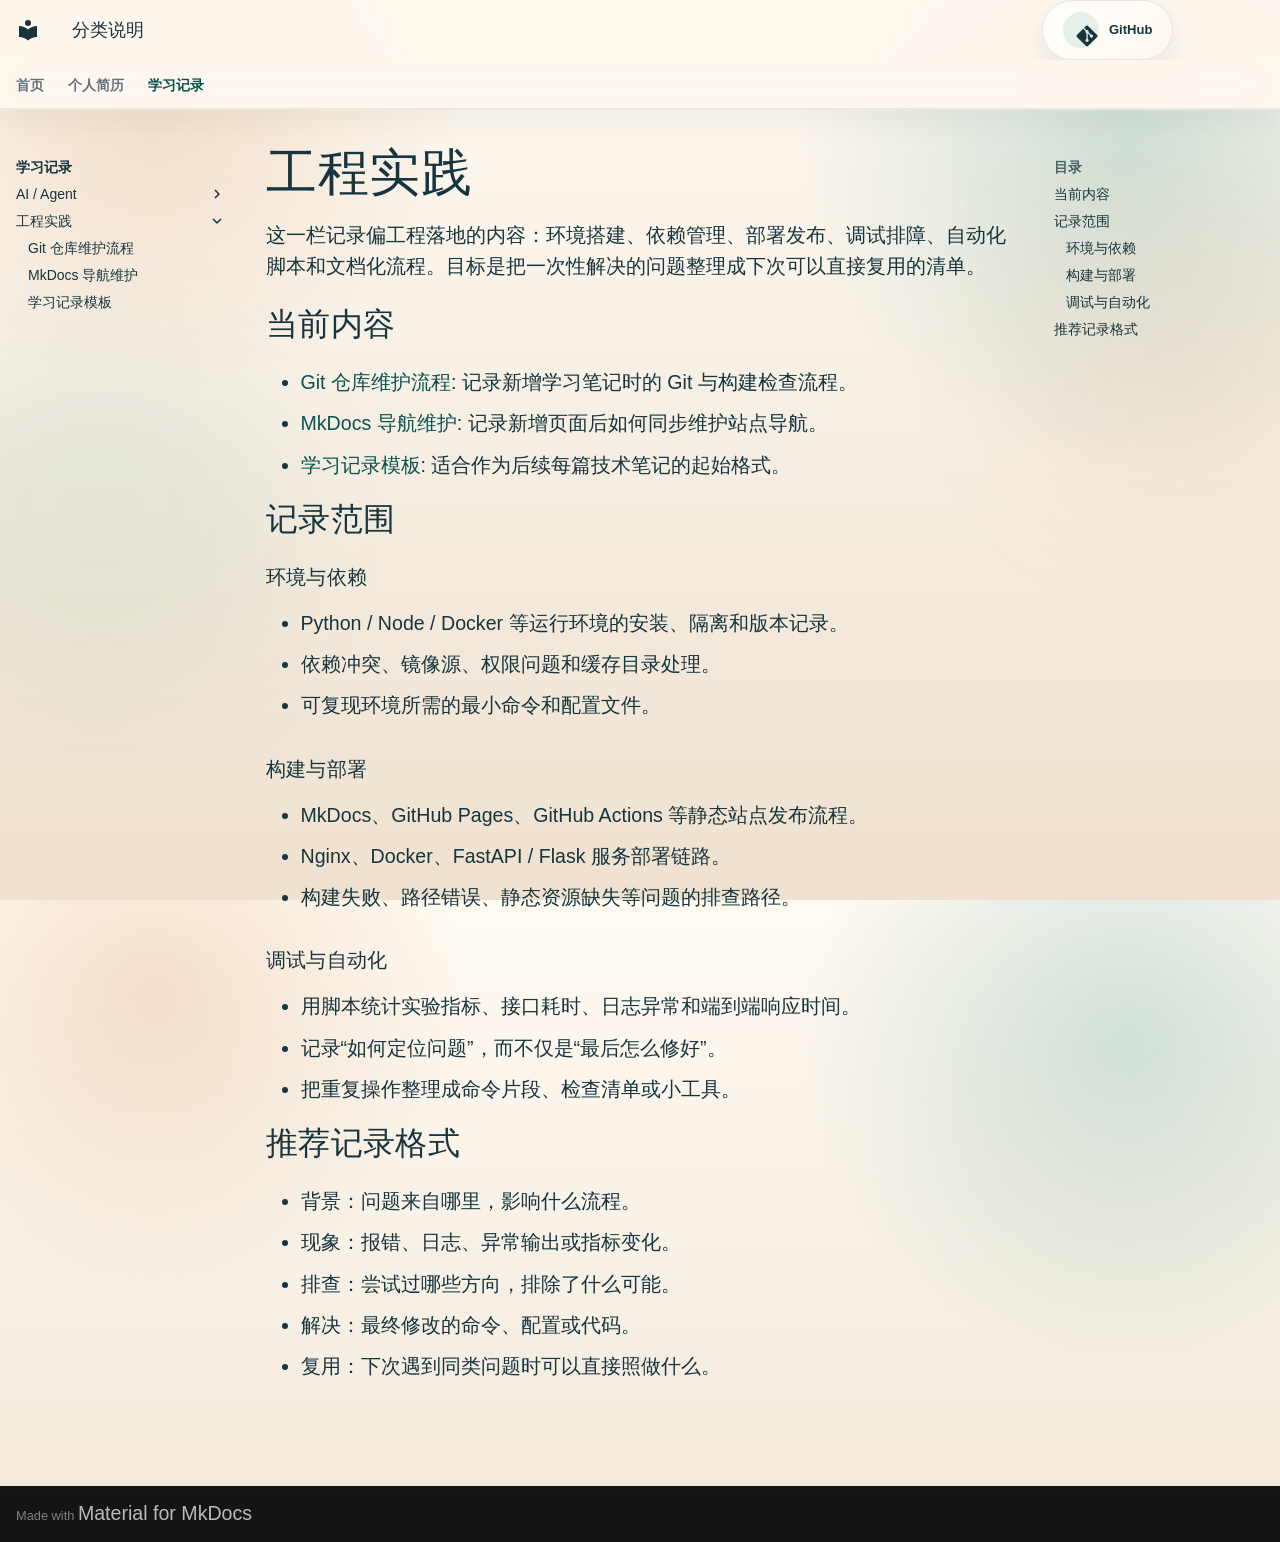
<file: study/engineering/index.html>
<!doctype html>
<html lang="zh" class="no-js">
  <head>
    
      <meta charset="utf-8">
      <meta name="viewport" content="width=device-width,initial-scale=1">
      
        <meta name="description" content="林祥庆的 LLM 系统、Agent 工程与学习记录主页">
      
      
      
        <link rel="canonical" href="https://huomalxq.github.io/study/engineering/">
      
      
        <link rel="prev" href="../ai/mkdocs-site-setup/">
      
      
        <link rel="next" href="git-repository-workflow/">
      
      
        
      
      
      <link rel="icon" href="../../assets/images/favicon.png">
      <meta name="generator" content="mkdocs-1.6.1, mkdocs-material-9.7.6">
    
    
      
        <title>分类说明 - Huoma LXQ</title>
      
    
    
      <link rel="stylesheet" href="../../assets/stylesheets/main.484c7ddc.min.css">
      
        
        <link rel="stylesheet" href="../../assets/stylesheets/palette.ab4e12ef.min.css">
      
      


    
    
      
    
    
      
    
    
      <link rel="stylesheet" href="../../assets/stylesheets/extra.css">
    
    <script>__md_scope=new URL("../..",location),__md_hash=e=>[...e].reduce(((e,_)=>(e<<5)-e+_.charCodeAt(0)),0),__md_get=(e,_=localStorage,t=__md_scope)=>JSON.parse(_.getItem(t.pathname+"."+e)),__md_set=(e,_,t=localStorage,a=__md_scope)=>{try{t.setItem(a.pathname+"."+e,JSON.stringify(_))}catch(e){}}</script>
    
      

    
    
  </head>
  
  
    
    
      
    
    
    
    
    <body dir="ltr" data-md-color-scheme="default" data-md-color-primary="custom" data-md-color-accent="custom">
  
    
    <input class="md-toggle" data-md-toggle="drawer" type="checkbox" id="__drawer" autocomplete="off">
    <input class="md-toggle" data-md-toggle="search" type="checkbox" id="__search" autocomplete="off">
    <label class="md-overlay" for="__drawer"></label>
    <div data-md-component="skip">
      
        
        <a href="#_1" class="md-skip">
          跳转至
        </a>
      
    </div>
    <div data-md-component="announce">
      
    </div>
    
    
      

  

<header class="md-header md-header--shadow md-header--lifted" data-md-component="header">
  <nav class="md-header__inner md-grid" aria-label="页眉">
    <a href="../.." title="Huoma LXQ" class="md-header__button md-logo" aria-label="Huoma LXQ" data-md-component="logo">
      
  
  <svg xmlns="http://www.w3.org/2000/svg" viewBox="0 0 24 24"><path d="M12 8a3 3 0 0 0 3-3 3 3 0 0 0-3-3 3 3 0 0 0-3 3 3 3 0 0 0 3 3m0 3.54C9.64 9.35 6.5 8 3 8v11c3.5 0 6.64 1.35 9 3.54 2.36-2.19 5.5-3.54 9-3.54V8c-3.5 0-6.64 1.35-9 3.54"/></svg>

    </a>
    <label class="md-header__button md-icon" for="__drawer">
      
      <svg xmlns="http://www.w3.org/2000/svg" viewBox="0 0 24 24"><path d="M3 6h18v2H3zm0 5h18v2H3zm0 5h18v2H3z"/></svg>
    </label>
    <div class="md-header__title" data-md-component="header-title">
      <div class="md-header__ellipsis">
        <div class="md-header__topic">
          <span class="md-ellipsis">
            Huoma LXQ
          </span>
        </div>
        <div class="md-header__topic" data-md-component="header-topic">
          <span class="md-ellipsis">
            
              分类说明
            
          </span>
        </div>
      </div>
    </div>
    
      
        <form class="md-header__option" data-md-component="palette">
  
    
    
    
    <input class="md-option" data-md-color-media="" data-md-color-scheme="default" data-md-color-primary="custom" data-md-color-accent="custom"  aria-hidden="true"  type="radio" name="__palette" id="__palette_0">
    
  
</form>
      
    
    
      <script>var palette=__md_get("__palette");if(palette&&palette.color){if("(prefers-color-scheme)"===palette.color.media){var media=matchMedia("(prefers-color-scheme: light)"),input=document.querySelector(media.matches?"[data-md-color-media='(prefers-color-scheme: light)']":"[data-md-color-media='(prefers-color-scheme: dark)']");palette.color.media=input.getAttribute("data-md-color-media"),palette.color.scheme=input.getAttribute("data-md-color-scheme"),palette.color.primary=input.getAttribute("data-md-color-primary"),palette.color.accent=input.getAttribute("data-md-color-accent")}for(var[key,value]of Object.entries(palette.color))document.body.setAttribute("data-md-color-"+key,value)}</script>
    
    
    
    
      <div class="md-header__source">
        <a href="https://github.com/huomalxq/huomalxq.github.io" title="前往仓库" class="md-source" data-md-component="source">
  <div class="md-source__icon md-icon">
    
    <svg xmlns="http://www.w3.org/2000/svg" viewBox="0 0 448 512"><!--! Font Awesome Free 7.1.0 by @fontawesome - https://fontawesome.com License - https://fontawesome.com/license/free (Icons: CC BY 4.0, Fonts: SIL OFL 1.1, Code: MIT License) Copyright 2025 Fonticons, Inc.--><path d="M439.6 236.1 244 40.5c-5.4-5.5-12.8-8.5-20.4-8.5s-15 3-20.4 8.4L162.5 81l51.5 51.5c27.1-9.1 52.7 16.8 43.4 43.7l49.7 49.7c34.2-11.8 61.2 31 35.5 56.7-26.5 26.5-70.2-2.9-56-37.3L240.3 199v121.9c25.3 12.5 22.3 41.8 9.1 55-6.4 6.4-15.2 10.1-24.3 10.1s-17.8-3.6-24.3-10.1c-17.6-17.6-11.1-46.9 11.2-56v-123c-20.8-8.5-24.6-30.7-18.6-45L142.6 101 8.5 235.1C3 240.6 0 247.9 0 255.5s3 15 8.5 20.4l195.6 195.7c5.4 5.4 12.7 8.4 20.4 8.4s15-3 20.4-8.4l194.7-194.7c5.4-5.4 8.4-12.8 8.4-20.4s-3-15-8.4-20.4"/></svg>
  </div>
  <div class="md-source__repository">
    GitHub
  </div>
</a>
      </div>
    
  </nav>
  
    
      
<nav class="md-tabs" aria-label="标签" data-md-component="tabs">
  <div class="md-grid">
    <ul class="md-tabs__list">
      
        
  
  
  
  
    <li class="md-tabs__item">
      <a href="../.." class="md-tabs__link">
        
  
  
    
  
  首页

      </a>
    </li>
  

      
        
  
  
  
  
    
    
      <li class="md-tabs__item">
        <a href="../../resume/" class="md-tabs__link">
          
  
  
    
  
  个人简历

        </a>
      </li>
    
  

      
        
  
  
  
    
  
  
    
    
      <li class="md-tabs__item md-tabs__item--active">
        <a href="../" class="md-tabs__link">
          
  
  
    
  
  学习记录

        </a>
      </li>
    
  

      
    </ul>
  </div>
</nav>
    
  
</header>
    
    <div class="md-container" data-md-component="container">
      
      
        
      
      <main class="md-main" data-md-component="main">
        <div class="md-main__inner md-grid">
          
            
              
              <div class="md-sidebar md-sidebar--primary" data-md-component="sidebar" data-md-type="navigation" >
                <div class="md-sidebar__scrollwrap">
                  <div class="md-sidebar__inner">
                    


  


<nav class="md-nav md-nav--primary md-nav--lifted" aria-label="导航栏" data-md-level="0">
  <label class="md-nav__title" for="__drawer">
    <a href="../.." title="Huoma LXQ" class="md-nav__button md-logo" aria-label="Huoma LXQ" data-md-component="logo">
      
  
  <svg xmlns="http://www.w3.org/2000/svg" viewBox="0 0 24 24"><path d="M12 8a3 3 0 0 0 3-3 3 3 0 0 0-3-3 3 3 0 0 0-3 3 3 3 0 0 0 3 3m0 3.54C9.64 9.35 6.5 8 3 8v11c3.5 0 6.64 1.35 9 3.54 2.36-2.19 5.5-3.54 9-3.54V8c-3.5 0-6.64 1.35-9 3.54"/></svg>

    </a>
    Huoma LXQ
  </label>
  
    <div class="md-nav__source">
      <a href="https://github.com/huomalxq/huomalxq.github.io" title="前往仓库" class="md-source" data-md-component="source">
  <div class="md-source__icon md-icon">
    
    <svg xmlns="http://www.w3.org/2000/svg" viewBox="0 0 448 512"><!--! Font Awesome Free 7.1.0 by @fontawesome - https://fontawesome.com License - https://fontawesome.com/license/free (Icons: CC BY 4.0, Fonts: SIL OFL 1.1, Code: MIT License) Copyright 2025 Fonticons, Inc.--><path d="M439.6 236.1 244 40.5c-5.4-5.5-12.8-8.5-20.4-8.5s-15 3-20.4 8.4L162.5 81l51.5 51.5c27.1-9.1 52.7 16.8 43.4 43.7l49.7 49.7c34.2-11.8 61.2 31 35.5 56.7-26.5 26.5-70.2-2.9-56-37.3L240.3 199v121.9c25.3 12.5 22.3 41.8 9.1 55-6.4 6.4-15.2 10.1-24.3 10.1s-17.8-3.6-24.3-10.1c-17.6-17.6-11.1-46.9 11.2-56v-123c-20.8-8.5-24.6-30.7-18.6-45L142.6 101 8.5 235.1C3 240.6 0 247.9 0 255.5s3 15 8.5 20.4l195.6 195.7c5.4 5.4 12.7 8.4 20.4 8.4s15-3 20.4-8.4l194.7-194.7c5.4-5.4 8.4-12.8 8.4-20.4s-3-15-8.4-20.4"/></svg>
  </div>
  <div class="md-source__repository">
    GitHub
  </div>
</a>
    </div>
  
  <ul class="md-nav__list" data-md-scrollfix>
    
      
      
  
  
  
  
    <li class="md-nav__item">
      <a href="../.." class="md-nav__link">
        
  
  
  <span class="md-ellipsis">
    
  
    首页
  

    
  </span>
  
  

      </a>
    </li>
  

    
      
      
  
  
  
  
    
    
      
        
          
        
      
    
    
    
      
      
    
    
    <li class="md-nav__item md-nav__item--nested">
      
        
        
        <input class="md-nav__toggle md-toggle " type="checkbox" id="__nav_2" >
        
          
          <div class="md-nav__link md-nav__container">
            <a href="../../resume/" class="md-nav__link ">
              
  
  
  <span class="md-ellipsis">
    
  
    个人简历
  

    
  </span>
  
  

            </a>
            
          </div>
        
        <nav class="md-nav" data-md-level="1" aria-labelledby="__nav_2_label" aria-expanded="false">
          <label class="md-nav__title" for="__nav_2">
            <span class="md-nav__icon md-icon"></span>
            
  
    个人简历
  

          </label>
          <ul class="md-nav__list" data-md-scrollfix>
            
              
            
          </ul>
        </nav>
      
    </li>
  

    
      
      
  
  
    
  
  
  
    
    
      
        
          
        
      
        
      
        
      
    
    
    
      
        
        
      
      
    
    
    <li class="md-nav__item md-nav__item--active md-nav__item--section md-nav__item--nested">
      
        
        
        <input class="md-nav__toggle md-toggle " type="checkbox" id="__nav_3" checked>
        
          
          <div class="md-nav__link md-nav__container">
            <a href="../" class="md-nav__link ">
              
  
  
  <span class="md-ellipsis">
    
  
    学习记录
  

    
  </span>
  
  

            </a>
            
              
              <label class="md-nav__link " for="__nav_3" id="__nav_3_label" tabindex="">
                <span class="md-nav__icon md-icon"></span>
              </label>
            
          </div>
        
        <nav class="md-nav" data-md-level="1" aria-labelledby="__nav_3_label" aria-expanded="true">
          <label class="md-nav__title" for="__nav_3">
            <span class="md-nav__icon md-icon"></span>
            
  
    学习记录
  

          </label>
          <ul class="md-nav__list" data-md-scrollfix>
            
              
            
              
                
  
  
  
  
    
    
      
        
          
        
      
        
      
        
      
    
    
    
      
      
    
    
    <li class="md-nav__item md-nav__item--nested">
      
        
        
        <input class="md-nav__toggle md-toggle " type="checkbox" id="__nav_3_2" >
        
          
          <div class="md-nav__link md-nav__container">
            <a href="../ai/" class="md-nav__link ">
              
  
  
  <span class="md-ellipsis">
    
  
    AI / Agent
  

    
  </span>
  
  

            </a>
            
              
              <label class="md-nav__link " for="__nav_3_2" id="__nav_3_2_label" tabindex="0">
                <span class="md-nav__icon md-icon"></span>
              </label>
            
          </div>
        
        <nav class="md-nav" data-md-level="2" aria-labelledby="__nav_3_2_label" aria-expanded="false">
          <label class="md-nav__title" for="__nav_3_2">
            <span class="md-nav__icon md-icon"></span>
            
  
    AI / Agent
  

          </label>
          <ul class="md-nav__list" data-md-scrollfix>
            
              
            
              
                
  
  
  
  
    <li class="md-nav__item">
      <a href="../ai/agent-assisted-writing/" class="md-nav__link">
        
  
  
  <span class="md-ellipsis">
    
  
    AI 辅助整理学习记录
  

    
  </span>
  
  

      </a>
    </li>
  

              
            
              
                
  
  
  
  
    <li class="md-nav__item">
      <a href="../ai/mkdocs-site-setup/" class="md-nav__link">
        
  
  
  <span class="md-ellipsis">
    
  
    MkDocs 站点搭建
  

    
  </span>
  
  

      </a>
    </li>
  

              
            
          </ul>
        </nav>
      
    </li>
  

              
            
              
                
  
  
    
  
  
  
    
    
      
        
          
        
      
        
      
        
      
        
      
    
    
    
      
      
    
    
    <li class="md-nav__item md-nav__item--active md-nav__item--nested">
      
        
        
        <input class="md-nav__toggle md-toggle " type="checkbox" id="__nav_3_3" checked>
        
          
          <div class="md-nav__link md-nav__container">
            <a href="./" class="md-nav__link md-nav__link--active">
              
  
  
  <span class="md-ellipsis">
    
  
    工程实践
  

    
  </span>
  
  

            </a>
            
              
              <label class="md-nav__link md-nav__link--active" for="__nav_3_3" id="__nav_3_3_label" tabindex="0">
                <span class="md-nav__icon md-icon"></span>
              </label>
            
          </div>
        
        <nav class="md-nav" data-md-level="2" aria-labelledby="__nav_3_3_label" aria-expanded="true">
          <label class="md-nav__title" for="__nav_3_3">
            <span class="md-nav__icon md-icon"></span>
            
  
    工程实践
  

          </label>
          <ul class="md-nav__list" data-md-scrollfix>
            
              
            
              
                
  
  
  
  
    <li class="md-nav__item">
      <a href="git-repository-workflow/" class="md-nav__link">
        
  
  
  <span class="md-ellipsis">
    
  
    Git 仓库维护流程
  

    
  </span>
  
  

      </a>
    </li>
  

              
            
              
                
  
  
  
  
    <li class="md-nav__item">
      <a href="mkdocs-navigation/" class="md-nav__link">
        
  
  
  <span class="md-ellipsis">
    
  
    MkDocs 导航维护
  

    
  </span>
  
  

      </a>
    </li>
  

              
            
              
                
  
  
  
  
    <li class="md-nav__item">
      <a href="note-template/" class="md-nav__link">
        
  
  
  <span class="md-ellipsis">
    
  
    学习记录模板
  

    
  </span>
  
  

      </a>
    </li>
  

              
            
          </ul>
        </nav>
      
    </li>
  

              
            
          </ul>
        </nav>
      
    </li>
  

    
  </ul>
</nav>
                  </div>
                </div>
              </div>
            
            
              
              <div class="md-sidebar md-sidebar--secondary" data-md-component="sidebar" data-md-type="toc" >
                <div class="md-sidebar__scrollwrap">
                  <div class="md-sidebar__inner">
                    

<nav class="md-nav md-nav--secondary" aria-label="目录">
  
  
  
    
  
  
    <label class="md-nav__title" for="__toc">
      <span class="md-nav__icon md-icon"></span>
      目录
    </label>
    <ul class="md-nav__list" data-md-component="toc" data-md-scrollfix>
      
        <li class="md-nav__item">
  <a href="#_2" class="md-nav__link">
    <span class="md-ellipsis">
      
        当前内容
      
    </span>
  </a>
  
</li>
      
        <li class="md-nav__item">
  <a href="#_3" class="md-nav__link">
    <span class="md-ellipsis">
      
        记录范围
      
    </span>
  </a>
  
    <nav class="md-nav" aria-label="记录范围">
      <ul class="md-nav__list">
        
          <li class="md-nav__item">
  <a href="#_4" class="md-nav__link">
    <span class="md-ellipsis">
      
        环境与依赖
      
    </span>
  </a>
  
</li>
        
          <li class="md-nav__item">
  <a href="#_5" class="md-nav__link">
    <span class="md-ellipsis">
      
        构建与部署
      
    </span>
  </a>
  
</li>
        
          <li class="md-nav__item">
  <a href="#_6" class="md-nav__link">
    <span class="md-ellipsis">
      
        调试与自动化
      
    </span>
  </a>
  
</li>
        
      </ul>
    </nav>
  
</li>
      
        <li class="md-nav__item">
  <a href="#_7" class="md-nav__link">
    <span class="md-ellipsis">
      
        推荐记录格式
      
    </span>
  </a>
  
</li>
      
    </ul>
  
</nav>
                  </div>
                </div>
              </div>
            
          
          
            <div class="md-content" data-md-component="content">
              
              <article class="md-content__inner md-typeset">
                
                  


  
  


<h1 id="_1">工程实践</h1>
<p>这一栏记录偏工程落地的内容：环境搭建、依赖管理、部署发布、调试排障、自动化脚本和文档化流程。目标是把一次性解决的问题整理成下次可以直接复用的清单。</p>
<h2 id="_2">当前内容</h2>
<ul>
<li><a href="git-repository-workflow/">Git 仓库维护流程</a>: 记录新增学习笔记时的 Git 与构建检查流程。</li>
<li><a href="mkdocs-navigation/">MkDocs 导航维护</a>: 记录新增页面后如何同步维护站点导航。</li>
<li><a href="note-template/">学习记录模板</a>: 适合作为后续每篇技术笔记的起始格式。</li>
</ul>
<h2 id="_3">记录范围</h2>
<h3 id="_4">环境与依赖</h3>
<ul>
<li>Python / Node / Docker 等运行环境的安装、隔离和版本记录。</li>
<li>依赖冲突、镜像源、权限问题和缓存目录处理。</li>
<li>可复现环境所需的最小命令和配置文件。</li>
</ul>
<h3 id="_5">构建与部署</h3>
<ul>
<li>MkDocs、GitHub Pages、GitHub Actions 等静态站点发布流程。</li>
<li>Nginx、Docker、FastAPI / Flask 服务部署链路。</li>
<li>构建失败、路径错误、静态资源缺失等问题的排查路径。</li>
</ul>
<h3 id="_6">调试与自动化</h3>
<ul>
<li>用脚本统计实验指标、接口耗时、日志异常和端到端响应时间。</li>
<li>记录“如何定位问题”，而不仅是“最后怎么修好”。</li>
<li>把重复操作整理成命令片段、检查清单或小工具。</li>
</ul>
<h2 id="_7">推荐记录格式</h2>
<ul>
<li>背景：问题来自哪里，影响什么流程。</li>
<li>现象：报错、日志、异常输出或指标变化。</li>
<li>排查：尝试过哪些方向，排除了什么可能。</li>
<li>解决：最终修改的命令、配置或代码。</li>
<li>复用：下次遇到同类问题时可以直接照做什么。</li>
</ul>












                
              </article>
            </div>
          
          
<script>var target=document.getElementById(location.hash.slice(1));target&&target.name&&(target.checked=target.name.startsWith("__tabbed_"))</script>
        </div>
        
          <button type="button" class="md-top md-icon" data-md-component="top" hidden>
  
  <svg xmlns="http://www.w3.org/2000/svg" viewBox="0 0 24 24"><path d="M13 20h-2V8l-5.5 5.5-1.42-1.42L12 4.16l7.92 7.92-1.42 1.42L13 8z"/></svg>
  回到页面顶部
</button>
        
      </main>
      
        <footer class="md-footer">
  
  <div class="md-footer-meta md-typeset">
    <div class="md-footer-meta__inner md-grid">
      <div class="md-copyright">
  
  
    Made with
    <a href="https://squidfunk.github.io/mkdocs-material/" target="_blank" rel="noopener">
      Material for MkDocs
    </a>
  
</div>
      
    </div>
  </div>
</footer>
      
    </div>
    <div class="md-dialog" data-md-component="dialog">
      <div class="md-dialog__inner md-typeset"></div>
    </div>
    
    
    
      
      
      <script id="__config" type="application/json">{"annotate": null, "base": "../..", "features": ["navigation.tabs", "navigation.tabs.sticky", "navigation.top", "navigation.indexes", "toc.follow", "content.code.copy"], "search": "../../assets/javascripts/workers/search.2c215733.min.js", "tags": null, "translations": {"clipboard.copied": "\u5df2\u590d\u5236", "clipboard.copy": "\u590d\u5236", "search.result.more.one": "\u5728\u8be5\u9875\u4e0a\u8fd8\u6709 1 \u4e2a\u7b26\u5408\u6761\u4ef6\u7684\u7ed3\u679c", "search.result.more.other": "\u5728\u8be5\u9875\u4e0a\u8fd8\u6709 # \u4e2a\u7b26\u5408\u6761\u4ef6\u7684\u7ed3\u679c", "search.result.none": "\u6ca1\u6709\u627e\u5230\u7b26\u5408\u6761\u4ef6\u7684\u7ed3\u679c", "search.result.one": "\u627e\u5230 1 \u4e2a\u7b26\u5408\u6761\u4ef6\u7684\u7ed3\u679c", "search.result.other": "# \u4e2a\u7b26\u5408\u6761\u4ef6\u7684\u7ed3\u679c", "search.result.placeholder": "\u952e\u5165\u4ee5\u5f00\u59cb\u641c\u7d22", "search.result.term.missing": "\u7f3a\u5c11", "select.version": "\u9009\u62e9\u5f53\u524d\u7248\u672c"}, "version": null}</script>
    
    
      <script src="../../assets/javascripts/bundle.79ae519e.min.js"></script>
      
    
  </body>
</html>
</file>
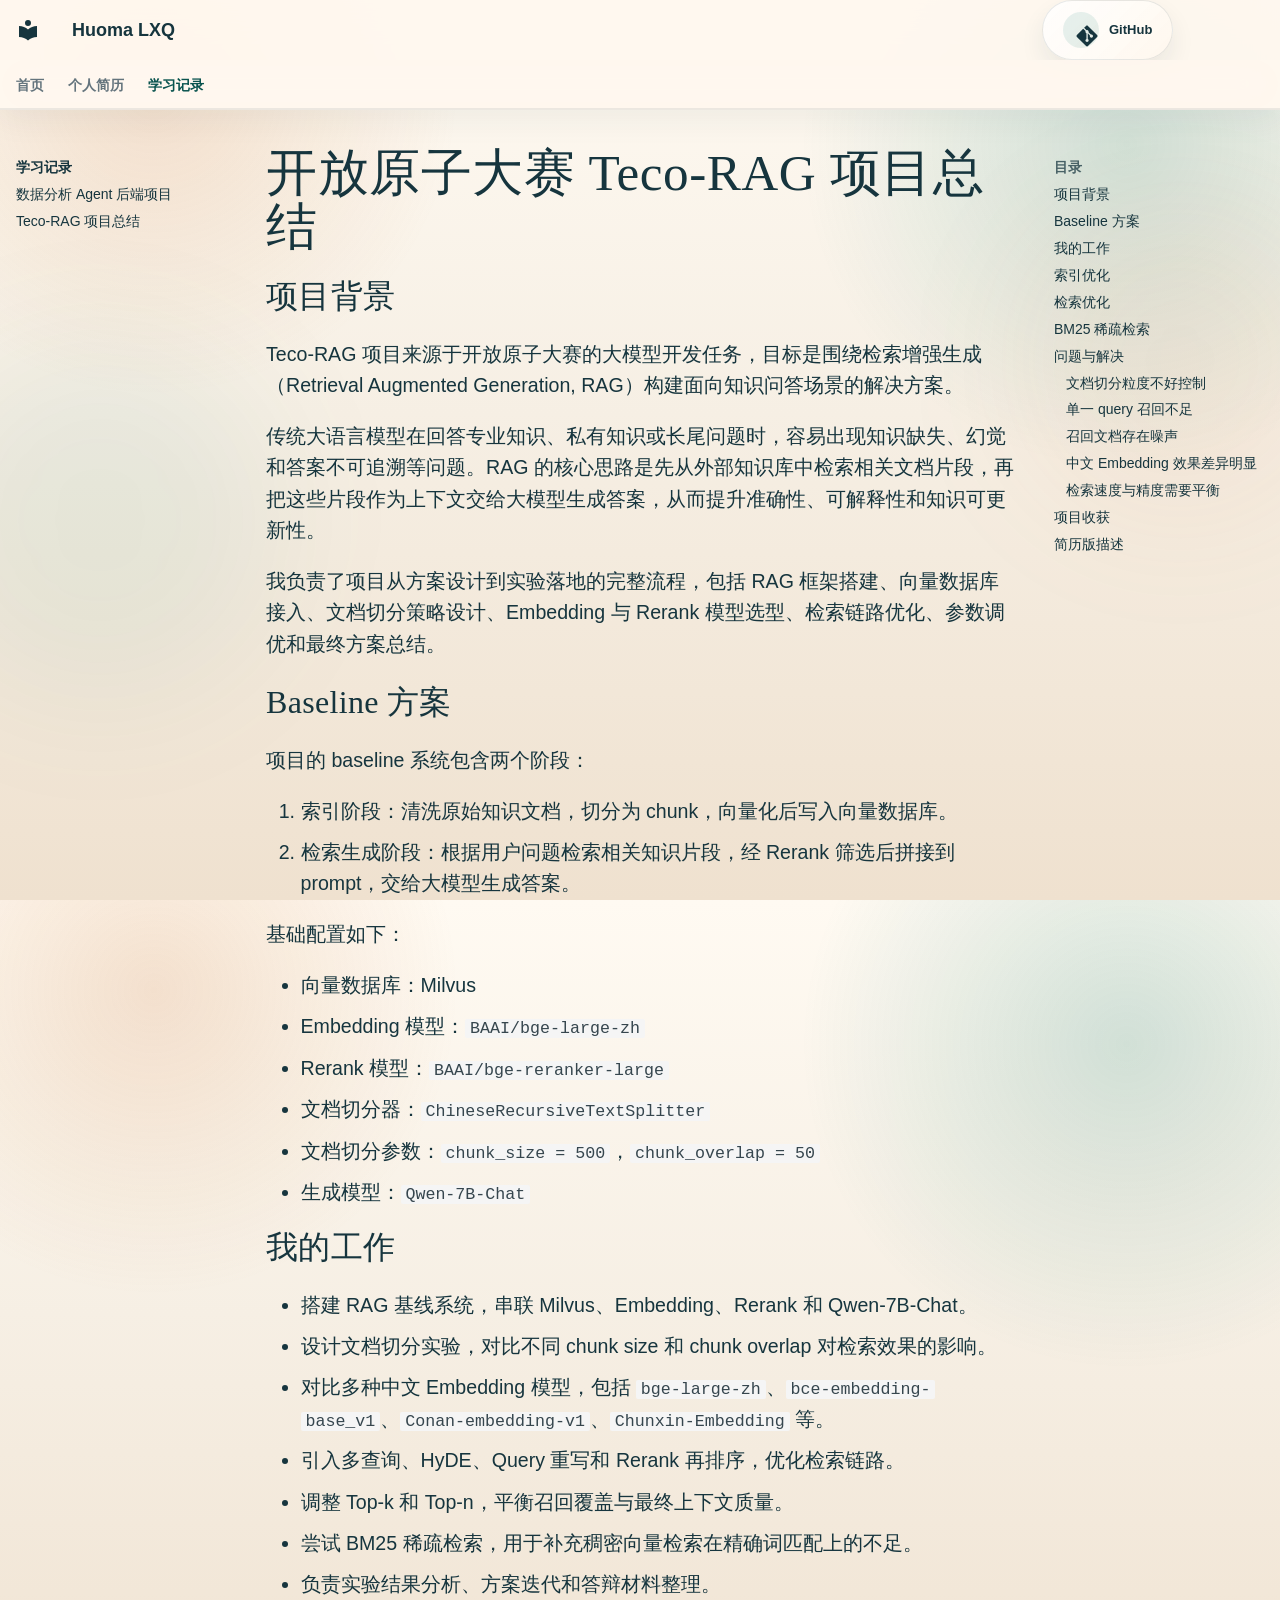
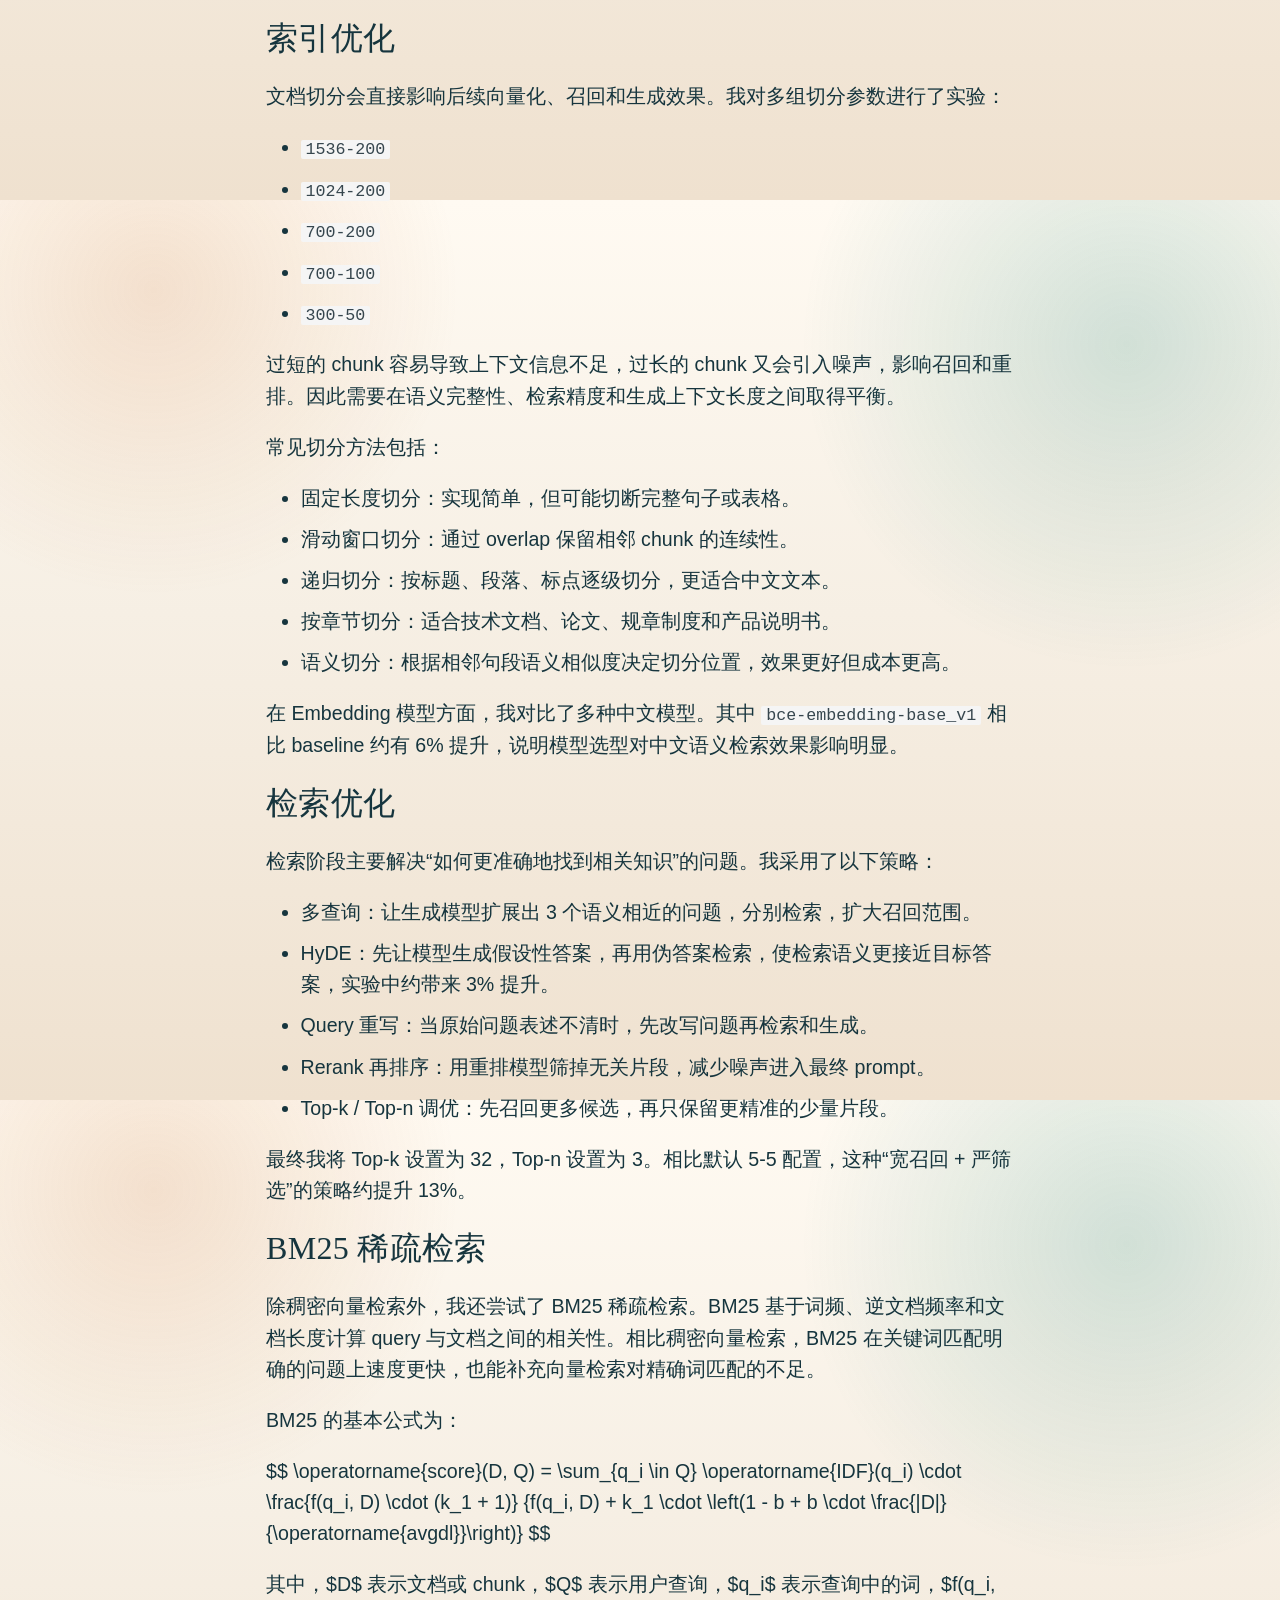
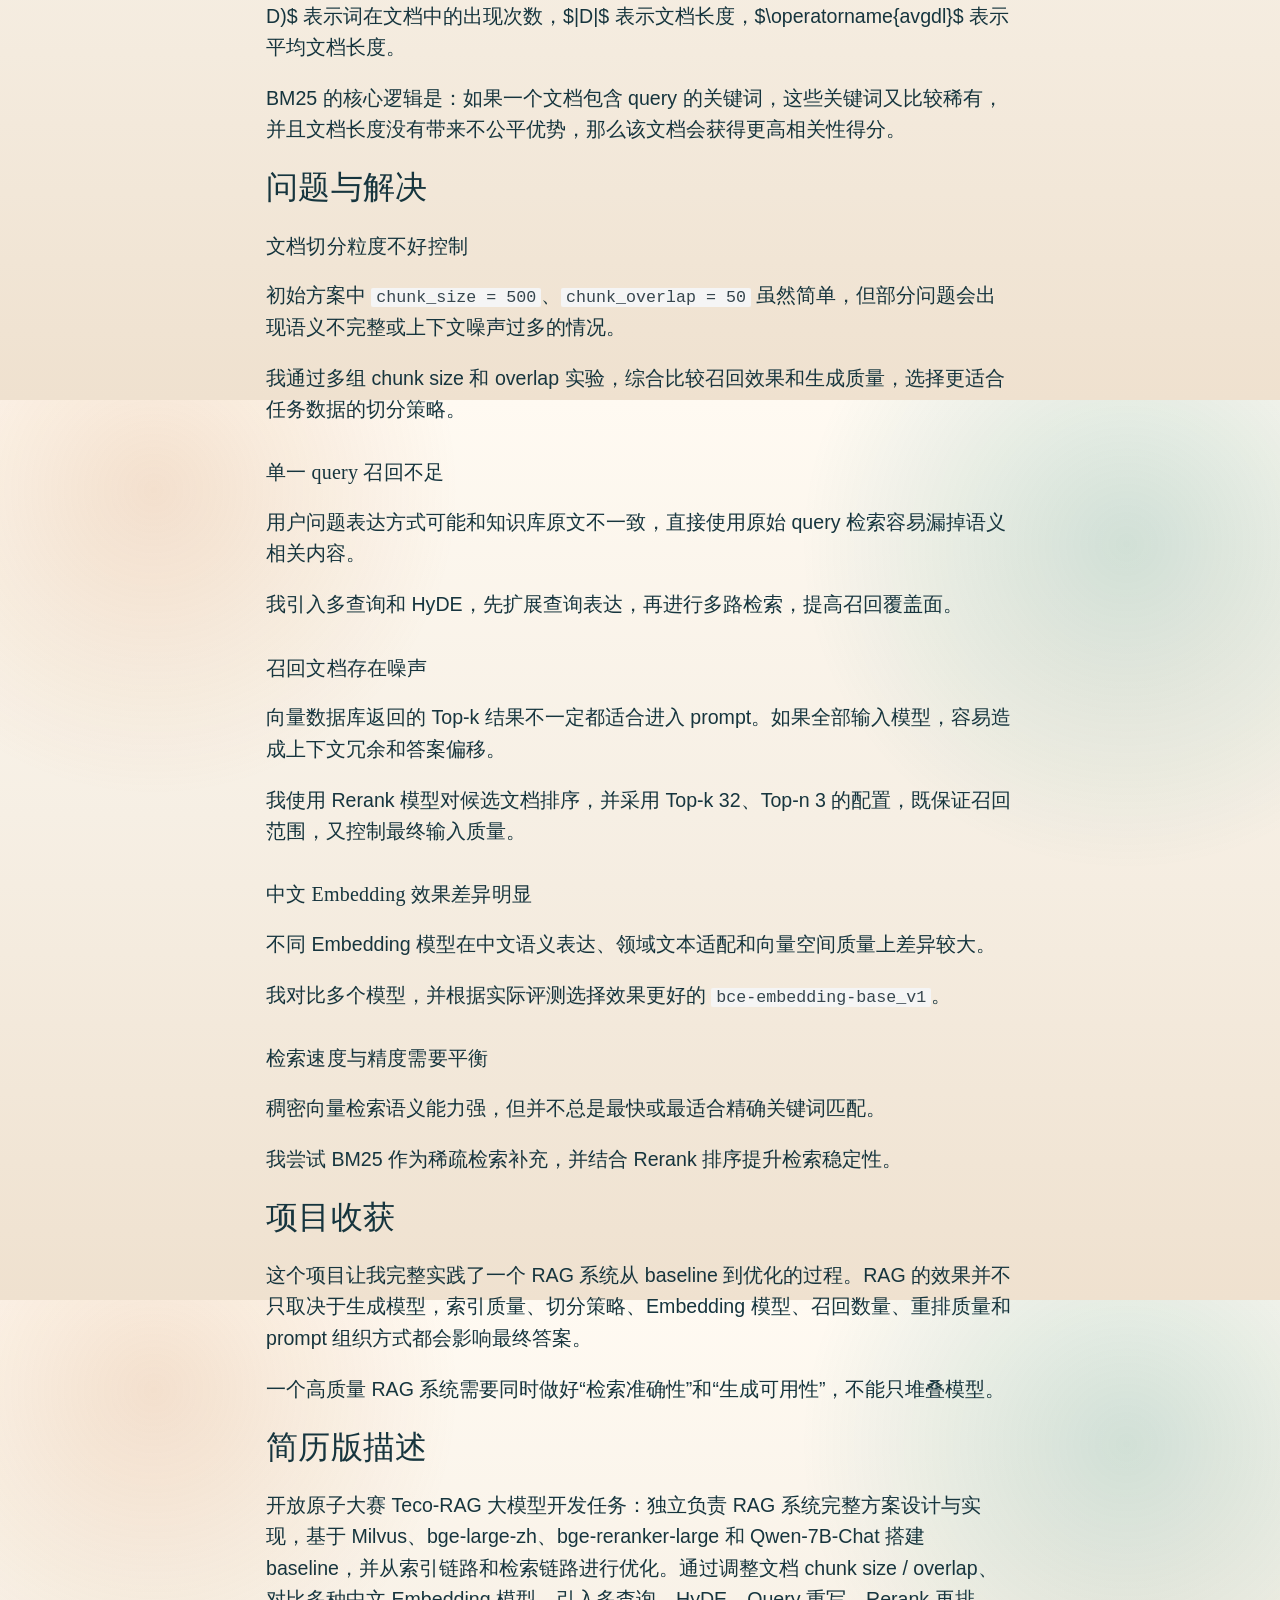
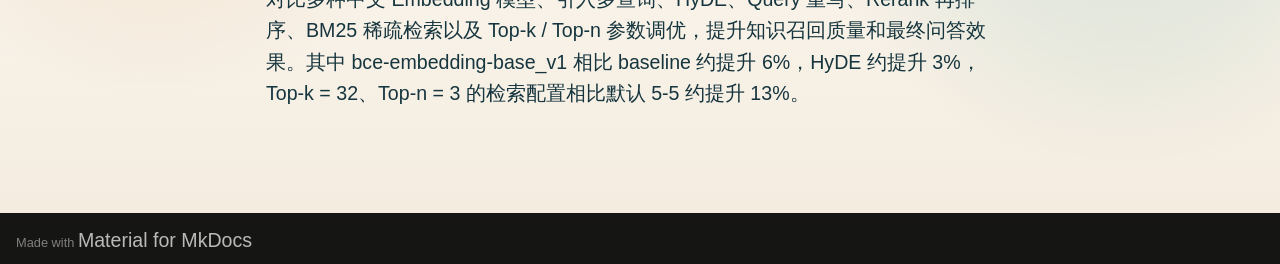
<file: study/teco-rag-project-summary/index.html>
<!doctype html>
<html lang="zh" class="no-js">
  <head>
    
      <meta charset="utf-8">
      <meta name="viewport" content="width=device-width,initial-scale=1">
      
        <meta name="description" content="林祥庆的 LLM 系统、Agent 工程与学习记录主页">
      
      
      
        <link rel="canonical" href="https://huomalxq.github.io/study/teco-rag-project-summary/">
      
      
        <link rel="prev" href="../data-analysis-agent/">
      
      
      
        
      
      
      <link rel="icon" href="../../assets/images/favicon.png">
      <meta name="generator" content="mkdocs-1.6.1, mkdocs-material-9.7.6">
    
    
      
        <title>Teco-RAG 项目总结 - Huoma LXQ</title>
      
    
    
      <link rel="stylesheet" href="../../assets/stylesheets/main.484c7ddc.min.css">
      
        
        <link rel="stylesheet" href="../../assets/stylesheets/palette.ab4e12ef.min.css">
      
      


    
    
      
    
    
      
    
    
      <link rel="stylesheet" href="../../assets/stylesheets/extra.css">
    
    <script>__md_scope=new URL("../..",location),__md_hash=e=>[...e].reduce(((e,_)=>(e<<5)-e+_.charCodeAt(0)),0),__md_get=(e,_=localStorage,t=__md_scope)=>JSON.parse(_.getItem(t.pathname+"."+e)),__md_set=(e,_,t=localStorage,a=__md_scope)=>{try{t.setItem(a.pathname+"."+e,JSON.stringify(_))}catch(e){}}</script>
    
      

    
    
  </head>
  
  
    
    
      
    
    
    
    
    <body dir="ltr" data-md-color-scheme="default" data-md-color-primary="custom" data-md-color-accent="custom">
  
    
    <input class="md-toggle" data-md-toggle="drawer" type="checkbox" id="__drawer" autocomplete="off">
    <input class="md-toggle" data-md-toggle="search" type="checkbox" id="__search" autocomplete="off">
    <label class="md-overlay" for="__drawer"></label>
    <div data-md-component="skip">
      
        
        <a href="#teco-rag" class="md-skip">
          跳转至
        </a>
      
    </div>
    <div data-md-component="announce">
      
    </div>
    
    
      

  

<header class="md-header md-header--shadow md-header--lifted" data-md-component="header">
  <nav class="md-header__inner md-grid" aria-label="页眉">
    <a href="../.." title="Huoma LXQ" class="md-header__button md-logo" aria-label="Huoma LXQ" data-md-component="logo">
      
  
  <svg xmlns="http://www.w3.org/2000/svg" viewBox="0 0 24 24"><path d="M12 8a3 3 0 0 0 3-3 3 3 0 0 0-3-3 3 3 0 0 0-3 3 3 3 0 0 0 3 3m0 3.54C9.64 9.35 6.5 8 3 8v11c3.5 0 6.64 1.35 9 3.54 2.36-2.19 5.5-3.54 9-3.54V8c-3.5 0-6.64 1.35-9 3.54"/></svg>

    </a>
    <label class="md-header__button md-icon" for="__drawer">
      
      <svg xmlns="http://www.w3.org/2000/svg" viewBox="0 0 24 24"><path d="M3 6h18v2H3zm0 5h18v2H3zm0 5h18v2H3z"/></svg>
    </label>
    <div class="md-header__title" data-md-component="header-title">
      <div class="md-header__ellipsis">
        <div class="md-header__topic">
          <span class="md-ellipsis">
            Huoma LXQ
          </span>
        </div>
        <div class="md-header__topic" data-md-component="header-topic">
          <span class="md-ellipsis">
            
              Teco-RAG 项目总结
            
          </span>
        </div>
      </div>
    </div>
    
      
        <form class="md-header__option" data-md-component="palette">
  
    
    
    
    <input class="md-option" data-md-color-media="" data-md-color-scheme="default" data-md-color-primary="custom" data-md-color-accent="custom"  aria-hidden="true"  type="radio" name="__palette" id="__palette_0">
    
  
</form>
      
    
    
      <script>var palette=__md_get("__palette");if(palette&&palette.color){if("(prefers-color-scheme)"===palette.color.media){var media=matchMedia("(prefers-color-scheme: light)"),input=document.querySelector(media.matches?"[data-md-color-media='(prefers-color-scheme: light)']":"[data-md-color-media='(prefers-color-scheme: dark)']");palette.color.media=input.getAttribute("data-md-color-media"),palette.color.scheme=input.getAttribute("data-md-color-scheme"),palette.color.primary=input.getAttribute("data-md-color-primary"),palette.color.accent=input.getAttribute("data-md-color-accent")}for(var[key,value]of Object.entries(palette.color))document.body.setAttribute("data-md-color-"+key,value)}</script>
    
    
    
    
      <div class="md-header__source">
        <a href="https://github.com/huomalxq/huomalxq.github.io" title="前往仓库" class="md-source" data-md-component="source">
  <div class="md-source__icon md-icon">
    
    <svg xmlns="http://www.w3.org/2000/svg" viewBox="0 0 448 512"><!--! Font Awesome Free 7.1.0 by @fontawesome - https://fontawesome.com License - https://fontawesome.com/license/free (Icons: CC BY 4.0, Fonts: SIL OFL 1.1, Code: MIT License) Copyright 2025 Fonticons, Inc.--><path d="M439.6 236.1 244 40.5c-5.4-5.5-12.8-8.5-20.4-8.5s-15 3-20.4 8.4L162.5 81l51.5 51.5c27.1-9.1 52.7 16.8 43.4 43.7l49.7 49.7c34.2-11.8 61.2 31 35.5 56.7-26.5 26.5-70.2-2.9-56-37.3L240.3 199v121.9c25.3 12.5 22.3 41.8 9.1 55-6.4 6.4-15.2 10.1-24.3 10.1s-17.8-3.6-24.3-10.1c-17.6-17.6-11.1-46.9 11.2-56v-123c-20.8-8.5-24.6-30.7-18.6-45L142.6 101 8.5 235.1C3 240.6 0 247.9 0 255.5s3 15 8.5 20.4l195.6 195.7c5.4 5.4 12.7 8.4 20.4 8.4s15-3 20.4-8.4l194.7-194.7c5.4-5.4 8.4-12.8 8.4-20.4s-3-15-8.4-20.4"/></svg>
  </div>
  <div class="md-source__repository">
    GitHub
  </div>
</a>
      </div>
    
  </nav>
  
    
      
<nav class="md-tabs" aria-label="标签" data-md-component="tabs">
  <div class="md-grid">
    <ul class="md-tabs__list">
      
        
  
  
  
  
    <li class="md-tabs__item">
      <a href="../.." class="md-tabs__link">
        
  
  
    
  
  首页

      </a>
    </li>
  

      
        
  
  
  
  
    
    
      <li class="md-tabs__item">
        <a href="../../resume/" class="md-tabs__link">
          
  
  
    
  
  个人简历

        </a>
      </li>
    
  

      
        
  
  
  
    
  
  
    
    
      <li class="md-tabs__item md-tabs__item--active">
        <a href="../" class="md-tabs__link">
          
  
  
    
  
  学习记录

        </a>
      </li>
    
  

      
    </ul>
  </div>
</nav>
    
  
</header>
    
    <div class="md-container" data-md-component="container">
      
      
        
      
      <main class="md-main" data-md-component="main">
        <div class="md-main__inner md-grid">
          
            
              
              <div class="md-sidebar md-sidebar--primary" data-md-component="sidebar" data-md-type="navigation" >
                <div class="md-sidebar__scrollwrap">
                  <div class="md-sidebar__inner">
                    


  


<nav class="md-nav md-nav--primary md-nav--lifted" aria-label="导航栏" data-md-level="0">
  <label class="md-nav__title" for="__drawer">
    <a href="../.." title="Huoma LXQ" class="md-nav__button md-logo" aria-label="Huoma LXQ" data-md-component="logo">
      
  
  <svg xmlns="http://www.w3.org/2000/svg" viewBox="0 0 24 24"><path d="M12 8a3 3 0 0 0 3-3 3 3 0 0 0-3-3 3 3 0 0 0-3 3 3 3 0 0 0 3 3m0 3.54C9.64 9.35 6.5 8 3 8v11c3.5 0 6.64 1.35 9 3.54 2.36-2.19 5.5-3.54 9-3.54V8c-3.5 0-6.64 1.35-9 3.54"/></svg>

    </a>
    Huoma LXQ
  </label>
  
    <div class="md-nav__source">
      <a href="https://github.com/huomalxq/huomalxq.github.io" title="前往仓库" class="md-source" data-md-component="source">
  <div class="md-source__icon md-icon">
    
    <svg xmlns="http://www.w3.org/2000/svg" viewBox="0 0 448 512"><!--! Font Awesome Free 7.1.0 by @fontawesome - https://fontawesome.com License - https://fontawesome.com/license/free (Icons: CC BY 4.0, Fonts: SIL OFL 1.1, Code: MIT License) Copyright 2025 Fonticons, Inc.--><path d="M439.6 236.1 244 40.5c-5.4-5.5-12.8-8.5-20.4-8.5s-15 3-20.4 8.4L162.5 81l51.5 51.5c27.1-9.1 52.7 16.8 43.4 43.7l49.7 49.7c34.2-11.8 61.2 31 35.5 56.7-26.5 26.5-70.2-2.9-56-37.3L240.3 199v121.9c25.3 12.5 22.3 41.8 9.1 55-6.4 6.4-15.2 10.1-24.3 10.1s-17.8-3.6-24.3-10.1c-17.6-17.6-11.1-46.9 11.2-56v-123c-20.8-8.5-24.6-30.7-18.6-45L142.6 101 8.5 235.1C3 240.6 0 247.9 0 255.5s3 15 8.5 20.4l195.6 195.7c5.4 5.4 12.7 8.4 20.4 8.4s15-3 20.4-8.4l194.7-194.7c5.4-5.4 8.4-12.8 8.4-20.4s-3-15-8.4-20.4"/></svg>
  </div>
  <div class="md-source__repository">
    GitHub
  </div>
</a>
    </div>
  
  <ul class="md-nav__list" data-md-scrollfix>
    
      
      
  
  
  
  
    <li class="md-nav__item">
      <a href="../.." class="md-nav__link">
        
  
  
  <span class="md-ellipsis">
    
  
    首页
  

    
  </span>
  
  

      </a>
    </li>
  

    
      
      
  
  
  
  
    
    
      
        
          
        
      
    
    
    
      
      
    
    
    <li class="md-nav__item md-nav__item--nested">
      
        
        
        <input class="md-nav__toggle md-toggle " type="checkbox" id="__nav_2" >
        
          
          <div class="md-nav__link md-nav__container">
            <a href="../../resume/" class="md-nav__link ">
              
  
  
  <span class="md-ellipsis">
    
  
    个人简历
  

    
  </span>
  
  

            </a>
            
          </div>
        
        <nav class="md-nav" data-md-level="1" aria-labelledby="__nav_2_label" aria-expanded="false">
          <label class="md-nav__title" for="__nav_2">
            <span class="md-nav__icon md-icon"></span>
            
  
    个人简历
  

          </label>
          <ul class="md-nav__list" data-md-scrollfix>
            
              
            
          </ul>
        </nav>
      
    </li>
  

    
      
      
  
  
    
  
  
  
    
    
      
        
          
        
      
        
      
        
      
    
    
    
      
        
        
      
      
    
    
    <li class="md-nav__item md-nav__item--active md-nav__item--section md-nav__item--nested">
      
        
        
        <input class="md-nav__toggle md-toggle " type="checkbox" id="__nav_3" checked>
        
          
          <div class="md-nav__link md-nav__container">
            <a href="../" class="md-nav__link ">
              
  
  
  <span class="md-ellipsis">
    
  
    学习记录
  

    
  </span>
  
  

            </a>
            
              
              <label class="md-nav__link " for="__nav_3" id="__nav_3_label" tabindex="">
                <span class="md-nav__icon md-icon"></span>
              </label>
            
          </div>
        
        <nav class="md-nav" data-md-level="1" aria-labelledby="__nav_3_label" aria-expanded="true">
          <label class="md-nav__title" for="__nav_3">
            <span class="md-nav__icon md-icon"></span>
            
  
    学习记录
  

          </label>
          <ul class="md-nav__list" data-md-scrollfix>
            
              
            
              
                
  
  
  
  
    <li class="md-nav__item">
      <a href="../data-analysis-agent/" class="md-nav__link">
        
  
  
  <span class="md-ellipsis">
    
  
    数据分析 Agent 后端项目
  

    
  </span>
  
  

      </a>
    </li>
  

              
            
              
                
  
  
    
  
  
  
    <li class="md-nav__item md-nav__item--active">
      
      <input class="md-nav__toggle md-toggle" type="checkbox" id="__toc">
      
      
        
      
      
        <label class="md-nav__link md-nav__link--active" for="__toc">
          
  
  
  <span class="md-ellipsis">
    
  
    Teco-RAG 项目总结
  

    
  </span>
  
  

          <span class="md-nav__icon md-icon"></span>
        </label>
      
      <a href="./" class="md-nav__link md-nav__link--active">
        
  
  
  <span class="md-ellipsis">
    
  
    Teco-RAG 项目总结
  

    
  </span>
  
  

      </a>
      
        

<nav class="md-nav md-nav--secondary" aria-label="目录">
  
  
  
    
  
  
    <label class="md-nav__title" for="__toc">
      <span class="md-nav__icon md-icon"></span>
      目录
    </label>
    <ul class="md-nav__list" data-md-component="toc" data-md-scrollfix>
      
        <li class="md-nav__item">
  <a href="#_1" class="md-nav__link">
    <span class="md-ellipsis">
      
        项目背景
      
    </span>
  </a>
  
</li>
      
        <li class="md-nav__item">
  <a href="#baseline" class="md-nav__link">
    <span class="md-ellipsis">
      
        Baseline 方案
      
    </span>
  </a>
  
</li>
      
        <li class="md-nav__item">
  <a href="#_2" class="md-nav__link">
    <span class="md-ellipsis">
      
        我的工作
      
    </span>
  </a>
  
</li>
      
        <li class="md-nav__item">
  <a href="#_3" class="md-nav__link">
    <span class="md-ellipsis">
      
        索引优化
      
    </span>
  </a>
  
</li>
      
        <li class="md-nav__item">
  <a href="#_4" class="md-nav__link">
    <span class="md-ellipsis">
      
        检索优化
      
    </span>
  </a>
  
</li>
      
        <li class="md-nav__item">
  <a href="#bm25" class="md-nav__link">
    <span class="md-ellipsis">
      
        BM25 稀疏检索
      
    </span>
  </a>
  
</li>
      
        <li class="md-nav__item">
  <a href="#_5" class="md-nav__link">
    <span class="md-ellipsis">
      
        问题与解决
      
    </span>
  </a>
  
    <nav class="md-nav" aria-label="问题与解决">
      <ul class="md-nav__list">
        
          <li class="md-nav__item">
  <a href="#_6" class="md-nav__link">
    <span class="md-ellipsis">
      
        文档切分粒度不好控制
      
    </span>
  </a>
  
</li>
        
          <li class="md-nav__item">
  <a href="#query" class="md-nav__link">
    <span class="md-ellipsis">
      
        单一 query 召回不足
      
    </span>
  </a>
  
</li>
        
          <li class="md-nav__item">
  <a href="#_7" class="md-nav__link">
    <span class="md-ellipsis">
      
        召回文档存在噪声
      
    </span>
  </a>
  
</li>
        
          <li class="md-nav__item">
  <a href="#embedding" class="md-nav__link">
    <span class="md-ellipsis">
      
        中文 Embedding 效果差异明显
      
    </span>
  </a>
  
</li>
        
          <li class="md-nav__item">
  <a href="#_8" class="md-nav__link">
    <span class="md-ellipsis">
      
        检索速度与精度需要平衡
      
    </span>
  </a>
  
</li>
        
      </ul>
    </nav>
  
</li>
      
        <li class="md-nav__item">
  <a href="#_9" class="md-nav__link">
    <span class="md-ellipsis">
      
        项目收获
      
    </span>
  </a>
  
</li>
      
        <li class="md-nav__item">
  <a href="#_10" class="md-nav__link">
    <span class="md-ellipsis">
      
        简历版描述
      
    </span>
  </a>
  
</li>
      
    </ul>
  
</nav>
      
    </li>
  

              
            
          </ul>
        </nav>
      
    </li>
  

    
  </ul>
</nav>
                  </div>
                </div>
              </div>
            
            
              
              <div class="md-sidebar md-sidebar--secondary" data-md-component="sidebar" data-md-type="toc" >
                <div class="md-sidebar__scrollwrap">
                  <div class="md-sidebar__inner">
                    

<nav class="md-nav md-nav--secondary" aria-label="目录">
  
  
  
    
  
  
    <label class="md-nav__title" for="__toc">
      <span class="md-nav__icon md-icon"></span>
      目录
    </label>
    <ul class="md-nav__list" data-md-component="toc" data-md-scrollfix>
      
        <li class="md-nav__item">
  <a href="#_1" class="md-nav__link">
    <span class="md-ellipsis">
      
        项目背景
      
    </span>
  </a>
  
</li>
      
        <li class="md-nav__item">
  <a href="#baseline" class="md-nav__link">
    <span class="md-ellipsis">
      
        Baseline 方案
      
    </span>
  </a>
  
</li>
      
        <li class="md-nav__item">
  <a href="#_2" class="md-nav__link">
    <span class="md-ellipsis">
      
        我的工作
      
    </span>
  </a>
  
</li>
      
        <li class="md-nav__item">
  <a href="#_3" class="md-nav__link">
    <span class="md-ellipsis">
      
        索引优化
      
    </span>
  </a>
  
</li>
      
        <li class="md-nav__item">
  <a href="#_4" class="md-nav__link">
    <span class="md-ellipsis">
      
        检索优化
      
    </span>
  </a>
  
</li>
      
        <li class="md-nav__item">
  <a href="#bm25" class="md-nav__link">
    <span class="md-ellipsis">
      
        BM25 稀疏检索
      
    </span>
  </a>
  
</li>
      
        <li class="md-nav__item">
  <a href="#_5" class="md-nav__link">
    <span class="md-ellipsis">
      
        问题与解决
      
    </span>
  </a>
  
    <nav class="md-nav" aria-label="问题与解决">
      <ul class="md-nav__list">
        
          <li class="md-nav__item">
  <a href="#_6" class="md-nav__link">
    <span class="md-ellipsis">
      
        文档切分粒度不好控制
      
    </span>
  </a>
  
</li>
        
          <li class="md-nav__item">
  <a href="#query" class="md-nav__link">
    <span class="md-ellipsis">
      
        单一 query 召回不足
      
    </span>
  </a>
  
</li>
        
          <li class="md-nav__item">
  <a href="#_7" class="md-nav__link">
    <span class="md-ellipsis">
      
        召回文档存在噪声
      
    </span>
  </a>
  
</li>
        
          <li class="md-nav__item">
  <a href="#embedding" class="md-nav__link">
    <span class="md-ellipsis">
      
        中文 Embedding 效果差异明显
      
    </span>
  </a>
  
</li>
        
          <li class="md-nav__item">
  <a href="#_8" class="md-nav__link">
    <span class="md-ellipsis">
      
        检索速度与精度需要平衡
      
    </span>
  </a>
  
</li>
        
      </ul>
    </nav>
  
</li>
      
        <li class="md-nav__item">
  <a href="#_9" class="md-nav__link">
    <span class="md-ellipsis">
      
        项目收获
      
    </span>
  </a>
  
</li>
      
        <li class="md-nav__item">
  <a href="#_10" class="md-nav__link">
    <span class="md-ellipsis">
      
        简历版描述
      
    </span>
  </a>
  
</li>
      
    </ul>
  
</nav>
                  </div>
                </div>
              </div>
            
          
          
            <div class="md-content" data-md-component="content">
              
              <article class="md-content__inner md-typeset">
                
                  


  
  


<h1 id="teco-rag">开放原子大赛 Teco-RAG 项目总结</h1>
<h2 id="_1">项目背景</h2>
<p>Teco-RAG 项目来源于开放原子大赛的大模型开发任务，目标是围绕检索增强生成（Retrieval Augmented Generation, RAG）构建面向知识问答场景的解决方案。</p>
<p>传统大语言模型在回答专业知识、私有知识或长尾问题时，容易出现知识缺失、幻觉和答案不可追溯等问题。RAG 的核心思路是先从外部知识库中检索相关文档片段，再把这些片段作为上下文交给大模型生成答案，从而提升准确性、可解释性和知识可更新性。</p>
<p>我负责了项目从方案设计到实验落地的完整流程，包括 RAG 框架搭建、向量数据库接入、文档切分策略设计、Embedding 与 Rerank 模型选型、检索链路优化、参数调优和最终方案总结。</p>
<h2 id="baseline">Baseline 方案</h2>
<p>项目的 baseline 系统包含两个阶段：</p>
<ol>
<li>索引阶段：清洗原始知识文档，切分为 chunk，向量化后写入向量数据库。</li>
<li>检索生成阶段：根据用户问题检索相关知识片段，经 Rerank 筛选后拼接到 prompt，交给大模型生成答案。</li>
</ol>
<p>基础配置如下：</p>
<ul>
<li>向量数据库：Milvus</li>
<li>Embedding 模型：<code>BAAI/bge-large-zh</code></li>
<li>Rerank 模型：<code>BAAI/bge-reranker-large</code></li>
<li>文档切分器：<code>ChineseRecursiveTextSplitter</code></li>
<li>文档切分参数：<code>chunk_size = 500</code>，<code>chunk_overlap = 50</code></li>
<li>生成模型：<code>Qwen-7B-Chat</code></li>
</ul>
<h2 id="_2">我的工作</h2>
<ul>
<li>搭建 RAG 基线系统，串联 Milvus、Embedding、Rerank 和 Qwen-7B-Chat。</li>
<li>设计文档切分实验，对比不同 chunk size 和 chunk overlap 对检索效果的影响。</li>
<li>对比多种中文 Embedding 模型，包括 <code>bge-large-zh</code>、<code>bce-embedding-base_v1</code>、<code>Conan-embedding-v1</code>、<code>Chunxin-Embedding</code> 等。</li>
<li>引入多查询、HyDE、Query 重写和 Rerank 再排序，优化检索链路。</li>
<li>调整 Top-k 和 Top-n，平衡召回覆盖与最终上下文质量。</li>
<li>尝试 BM25 稀疏检索，用于补充稠密向量检索在精确词匹配上的不足。</li>
<li>负责实验结果分析、方案迭代和答辩材料整理。</li>
</ul>
<h2 id="_3">索引优化</h2>
<p>文档切分会直接影响后续向量化、召回和生成效果。我对多组切分参数进行了实验：</p>
<ul>
<li><code>1536-200</code></li>
<li><code>1024-200</code></li>
<li><code>700-200</code></li>
<li><code>700-100</code></li>
<li><code>300-50</code></li>
</ul>
<p>过短的 chunk 容易导致上下文信息不足，过长的 chunk 又会引入噪声，影响召回和重排。因此需要在语义完整性、检索精度和生成上下文长度之间取得平衡。</p>
<p>常见切分方法包括：</p>
<ul>
<li>固定长度切分：实现简单，但可能切断完整句子或表格。</li>
<li>滑动窗口切分：通过 overlap 保留相邻 chunk 的连续性。</li>
<li>递归切分：按标题、段落、标点逐级切分，更适合中文文本。</li>
<li>按章节切分：适合技术文档、论文、规章制度和产品说明书。</li>
<li>语义切分：根据相邻句段语义相似度决定切分位置，效果更好但成本更高。</li>
</ul>
<p>在 Embedding 模型方面，我对比了多种中文模型。其中 <code>bce-embedding-base_v1</code> 相比 baseline 约有 6% 提升，说明模型选型对中文语义检索效果影响明显。</p>
<h2 id="_4">检索优化</h2>
<p>检索阶段主要解决“如何更准确地找到相关知识”的问题。我采用了以下策略：</p>
<ul>
<li>多查询：让生成模型扩展出 3 个语义相近的问题，分别检索，扩大召回范围。</li>
<li>HyDE：先让模型生成假设性答案，再用伪答案检索，使检索语义更接近目标答案，实验中约带来 3% 提升。</li>
<li>Query 重写：当原始问题表述不清时，先改写问题再检索和生成。</li>
<li>Rerank 再排序：用重排模型筛掉无关片段，减少噪声进入最终 prompt。</li>
<li>Top-k / Top-n 调优：先召回更多候选，再只保留更精准的少量片段。</li>
</ul>
<p>最终我将 Top-k 设置为 32，Top-n 设置为 3。相比默认 5-5 配置，这种“宽召回 + 严筛选”的策略约提升 13%。</p>
<h2 id="bm25">BM25 稀疏检索</h2>
<p>除稠密向量检索外，我还尝试了 BM25 稀疏检索。BM25 基于词频、逆文档频率和文档长度计算 query 与文档之间的相关性。相比稠密向量检索，BM25 在关键词匹配明确的问题上速度更快，也能补充向量检索对精确词匹配的不足。</p>
<p>BM25 的基本公式为：</p>
<p>$$
\operatorname{score}(D, Q) =
\sum_{q_i \in Q}
\operatorname{IDF}(q_i)
\cdot
\frac{f(q_i, D) \cdot (k_1 + 1)}
{f(q_i, D) + k_1 \cdot \left(1 - b + b \cdot \frac{|D|}{\operatorname{avgdl}}\right)}
$$</p>
<p>其中，$D$ 表示文档或 chunk，$Q$ 表示用户查询，$q_i$ 表示查询中的词，$f(q_i, D)$ 表示词在文档中的出现次数，$|D|$ 表示文档长度，$\operatorname{avgdl}$ 表示平均文档长度。</p>
<p>BM25 的核心逻辑是：如果一个文档包含 query 的关键词，这些关键词又比较稀有，并且文档长度没有带来不公平优势，那么该文档会获得更高相关性得分。</p>
<h2 id="_5">问题与解决</h2>
<h3 id="_6">文档切分粒度不好控制</h3>
<p>初始方案中 <code>chunk_size = 500</code>、<code>chunk_overlap = 50</code> 虽然简单，但部分问题会出现语义不完整或上下文噪声过多的情况。</p>
<p>我通过多组 chunk size 和 overlap 实验，综合比较召回效果和生成质量，选择更适合任务数据的切分策略。</p>
<h3 id="query">单一 query 召回不足</h3>
<p>用户问题表达方式可能和知识库原文不一致，直接使用原始 query 检索容易漏掉语义相关内容。</p>
<p>我引入多查询和 HyDE，先扩展查询表达，再进行多路检索，提高召回覆盖面。</p>
<h3 id="_7">召回文档存在噪声</h3>
<p>向量数据库返回的 Top-k 结果不一定都适合进入 prompt。如果全部输入模型，容易造成上下文冗余和答案偏移。</p>
<p>我使用 Rerank 模型对候选文档排序，并采用 Top-k 32、Top-n 3 的配置，既保证召回范围，又控制最终输入质量。</p>
<h3 id="embedding">中文 Embedding 效果差异明显</h3>
<p>不同 Embedding 模型在中文语义表达、领域文本适配和向量空间质量上差异较大。</p>
<p>我对比多个模型，并根据实际评测选择效果更好的 <code>bce-embedding-base_v1</code>。</p>
<h3 id="_8">检索速度与精度需要平衡</h3>
<p>稠密向量检索语义能力强，但并不总是最快或最适合精确关键词匹配。</p>
<p>我尝试 BM25 作为稀疏检索补充，并结合 Rerank 排序提升检索稳定性。</p>
<h2 id="_9">项目收获</h2>
<p>这个项目让我完整实践了一个 RAG 系统从 baseline 到优化的过程。RAG 的效果并不只取决于生成模型，索引质量、切分策略、Embedding 模型、召回数量、重排质量和 prompt 组织方式都会影响最终答案。</p>
<p>一个高质量 RAG 系统需要同时做好“检索准确性”和“生成可用性”，不能只堆叠模型。</p>
<h2 id="_10">简历版描述</h2>
<p>开放原子大赛 Teco-RAG 大模型开发任务：独立负责 RAG 系统完整方案设计与实现，基于 Milvus、bge-large-zh、bge-reranker-large 和 Qwen-7B-Chat 搭建 baseline，并从索引链路和检索链路进行优化。通过调整文档 chunk size / overlap、对比多种中文 Embedding 模型、引入多查询、HyDE、Query 重写、Rerank 再排序、BM25 稀疏检索以及 Top-k / Top-n 参数调优，提升知识召回质量和最终问答效果。其中 bce-embedding-base_v1 相比 baseline 约提升 6%，HyDE 约提升 3%，Top-k = 32、Top-n = 3 的检索配置相比默认 5-5 约提升 13%。</p>












                
              </article>
            </div>
          
          
<script>var target=document.getElementById(location.hash.slice(1));target&&target.name&&(target.checked=target.name.startsWith("__tabbed_"))</script>
        </div>
        
          <button type="button" class="md-top md-icon" data-md-component="top" hidden>
  
  <svg xmlns="http://www.w3.org/2000/svg" viewBox="0 0 24 24"><path d="M13 20h-2V8l-5.5 5.5-1.42-1.42L12 4.16l7.92 7.92-1.42 1.42L13 8z"/></svg>
  回到页面顶部
</button>
        
      </main>
      
        <footer class="md-footer">
  
  <div class="md-footer-meta md-typeset">
    <div class="md-footer-meta__inner md-grid">
      <div class="md-copyright">
  
  
    Made with
    <a href="https://squidfunk.github.io/mkdocs-material/" target="_blank" rel="noopener">
      Material for MkDocs
    </a>
  
</div>
      
    </div>
  </div>
</footer>
      
    </div>
    <div class="md-dialog" data-md-component="dialog">
      <div class="md-dialog__inner md-typeset"></div>
    </div>
    
    
    
      
      
      <script id="__config" type="application/json">{"annotate": null, "base": "../..", "features": ["navigation.tabs", "navigation.tabs.sticky", "navigation.top", "navigation.indexes", "toc.follow", "content.code.copy"], "search": "../../assets/javascripts/workers/search.2c215733.min.js", "tags": null, "translations": {"clipboard.copied": "\u5df2\u590d\u5236", "clipboard.copy": "\u590d\u5236", "search.result.more.one": "\u5728\u8be5\u9875\u4e0a\u8fd8\u6709 1 \u4e2a\u7b26\u5408\u6761\u4ef6\u7684\u7ed3\u679c", "search.result.more.other": "\u5728\u8be5\u9875\u4e0a\u8fd8\u6709 # \u4e2a\u7b26\u5408\u6761\u4ef6\u7684\u7ed3\u679c", "search.result.none": "\u6ca1\u6709\u627e\u5230\u7b26\u5408\u6761\u4ef6\u7684\u7ed3\u679c", "search.result.one": "\u627e\u5230 1 \u4e2a\u7b26\u5408\u6761\u4ef6\u7684\u7ed3\u679c", "search.result.other": "# \u4e2a\u7b26\u5408\u6761\u4ef6\u7684\u7ed3\u679c", "search.result.placeholder": "\u952e\u5165\u4ee5\u5f00\u59cb\u641c\u7d22", "search.result.term.missing": "\u7f3a\u5c11", "select.version": "\u9009\u62e9\u5f53\u524d\u7248\u672c"}, "version": null}</script>
    
    
      <script src="../../assets/javascripts/bundle.79ae519e.min.js"></script>
      
    
  </body>
</html>
</file>
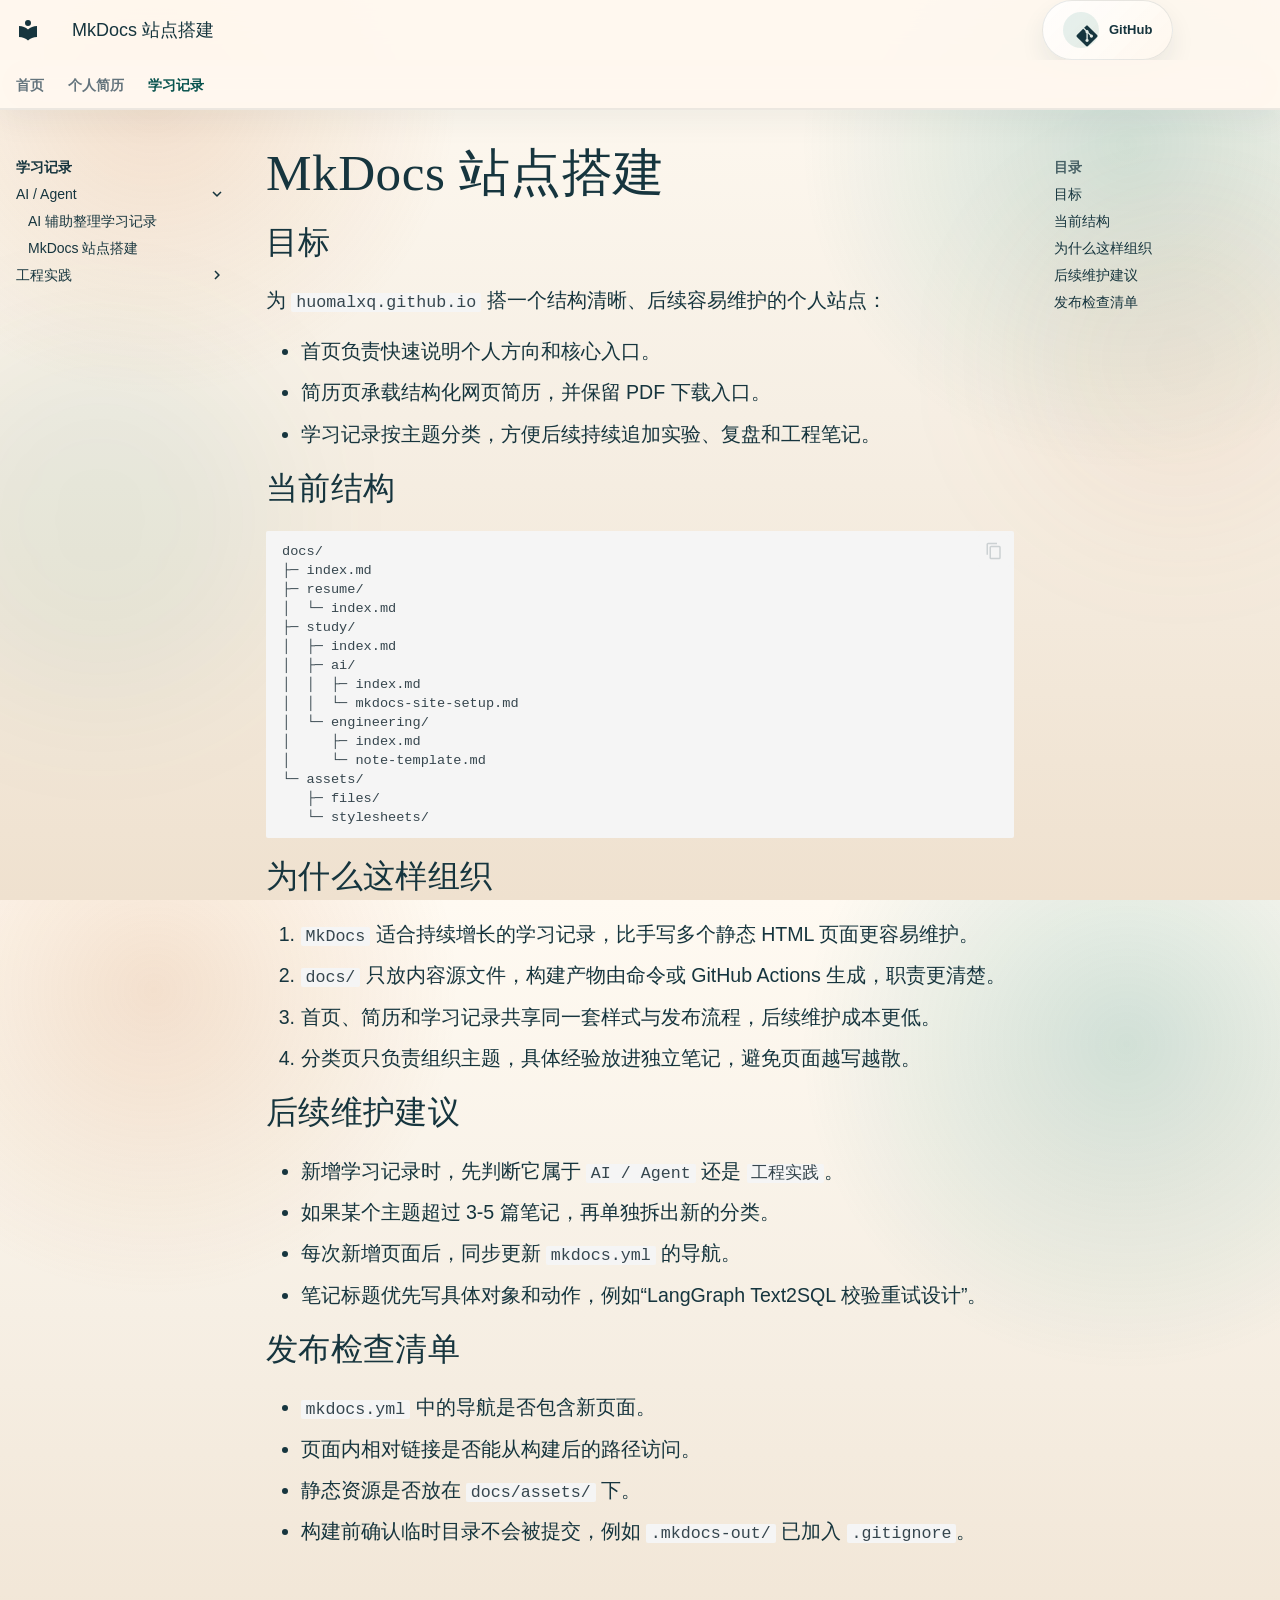
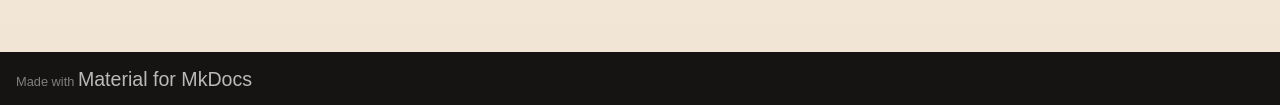
<file: study/ai/mkdocs-site-setup/index.html>
<!doctype html>
<html lang="zh" class="no-js">
  <head>
    
      <meta charset="utf-8">
      <meta name="viewport" content="width=device-width,initial-scale=1">
      
        <meta name="description" content="林祥庆的 LLM 系统、Agent 工程与学习记录主页">
      
      
      
        <link rel="canonical" href="https://huomalxq.github.io/study/ai/mkdocs-site-setup/">
      
      
        <link rel="prev" href="../agent-assisted-writing/">
      
      
        <link rel="next" href="../../engineering/">
      
      
        
      
      
      <link rel="icon" href="../../../assets/images/favicon.png">
      <meta name="generator" content="mkdocs-1.6.1, mkdocs-material-9.7.6">
    
    
      
        <title>MkDocs 站点搭建 - Huoma LXQ</title>
      
    
    
      <link rel="stylesheet" href="../../../assets/stylesheets/main.484c7ddc.min.css">
      
        
        <link rel="stylesheet" href="../../../assets/stylesheets/palette.ab4e12ef.min.css">
      
      


    
    
      
    
    
      
    
    
      <link rel="stylesheet" href="../../../assets/stylesheets/extra.css">
    
    <script>__md_scope=new URL("../../..",location),__md_hash=e=>[...e].reduce(((e,_)=>(e<<5)-e+_.charCodeAt(0)),0),__md_get=(e,_=localStorage,t=__md_scope)=>JSON.parse(_.getItem(t.pathname+"."+e)),__md_set=(e,_,t=localStorage,a=__md_scope)=>{try{t.setItem(a.pathname+"."+e,JSON.stringify(_))}catch(e){}}</script>
    
      

    
    
  </head>
  
  
    
    
      
    
    
    
    
    <body dir="ltr" data-md-color-scheme="default" data-md-color-primary="custom" data-md-color-accent="custom">
  
    
    <input class="md-toggle" data-md-toggle="drawer" type="checkbox" id="__drawer" autocomplete="off">
    <input class="md-toggle" data-md-toggle="search" type="checkbox" id="__search" autocomplete="off">
    <label class="md-overlay" for="__drawer"></label>
    <div data-md-component="skip">
      
        
        <a href="#mkdocs" class="md-skip">
          跳转至
        </a>
      
    </div>
    <div data-md-component="announce">
      
    </div>
    
    
      

  

<header class="md-header md-header--shadow md-header--lifted" data-md-component="header">
  <nav class="md-header__inner md-grid" aria-label="页眉">
    <a href="../../.." title="Huoma LXQ" class="md-header__button md-logo" aria-label="Huoma LXQ" data-md-component="logo">
      
  
  <svg xmlns="http://www.w3.org/2000/svg" viewBox="0 0 24 24"><path d="M12 8a3 3 0 0 0 3-3 3 3 0 0 0-3-3 3 3 0 0 0-3 3 3 3 0 0 0 3 3m0 3.54C9.64 9.35 6.5 8 3 8v11c3.5 0 6.64 1.35 9 3.54 2.36-2.19 5.5-3.54 9-3.54V8c-3.5 0-6.64 1.35-9 3.54"/></svg>

    </a>
    <label class="md-header__button md-icon" for="__drawer">
      
      <svg xmlns="http://www.w3.org/2000/svg" viewBox="0 0 24 24"><path d="M3 6h18v2H3zm0 5h18v2H3zm0 5h18v2H3z"/></svg>
    </label>
    <div class="md-header__title" data-md-component="header-title">
      <div class="md-header__ellipsis">
        <div class="md-header__topic">
          <span class="md-ellipsis">
            Huoma LXQ
          </span>
        </div>
        <div class="md-header__topic" data-md-component="header-topic">
          <span class="md-ellipsis">
            
              MkDocs 站点搭建
            
          </span>
        </div>
      </div>
    </div>
    
      
        <form class="md-header__option" data-md-component="palette">
  
    
    
    
    <input class="md-option" data-md-color-media="" data-md-color-scheme="default" data-md-color-primary="custom" data-md-color-accent="custom"  aria-hidden="true"  type="radio" name="__palette" id="__palette_0">
    
  
</form>
      
    
    
      <script>var palette=__md_get("__palette");if(palette&&palette.color){if("(prefers-color-scheme)"===palette.color.media){var media=matchMedia("(prefers-color-scheme: light)"),input=document.querySelector(media.matches?"[data-md-color-media='(prefers-color-scheme: light)']":"[data-md-color-media='(prefers-color-scheme: dark)']");palette.color.media=input.getAttribute("data-md-color-media"),palette.color.scheme=input.getAttribute("data-md-color-scheme"),palette.color.primary=input.getAttribute("data-md-color-primary"),palette.color.accent=input.getAttribute("data-md-color-accent")}for(var[key,value]of Object.entries(palette.color))document.body.setAttribute("data-md-color-"+key,value)}</script>
    
    
    
    
      <div class="md-header__source">
        <a href="https://github.com/huomalxq/huomalxq.github.io" title="前往仓库" class="md-source" data-md-component="source">
  <div class="md-source__icon md-icon">
    
    <svg xmlns="http://www.w3.org/2000/svg" viewBox="0 0 448 512"><!--! Font Awesome Free 7.1.0 by @fontawesome - https://fontawesome.com License - https://fontawesome.com/license/free (Icons: CC BY 4.0, Fonts: SIL OFL 1.1, Code: MIT License) Copyright 2025 Fonticons, Inc.--><path d="M439.6 236.1 244 40.5c-5.4-5.5-12.8-8.5-20.4-8.5s-15 3-20.4 8.4L162.5 81l51.5 51.5c27.1-9.1 52.7 16.8 43.4 43.7l49.7 49.7c34.2-11.8 61.2 31 35.5 56.7-26.5 26.5-70.2-2.9-56-37.3L240.3 199v121.9c25.3 12.5 22.3 41.8 9.1 55-6.4 6.4-15.2 10.1-24.3 10.1s-17.8-3.6-24.3-10.1c-17.6-17.6-11.1-46.9 11.2-56v-123c-20.8-8.5-24.6-30.7-18.6-45L142.6 101 8.5 235.1C3 240.6 0 247.9 0 255.5s3 15 8.5 20.4l195.6 195.7c5.4 5.4 12.7 8.4 20.4 8.4s15-3 20.4-8.4l194.7-194.7c5.4-5.4 8.4-12.8 8.4-20.4s-3-15-8.4-20.4"/></svg>
  </div>
  <div class="md-source__repository">
    GitHub
  </div>
</a>
      </div>
    
  </nav>
  
    
      
<nav class="md-tabs" aria-label="标签" data-md-component="tabs">
  <div class="md-grid">
    <ul class="md-tabs__list">
      
        
  
  
  
  
    <li class="md-tabs__item">
      <a href="../../.." class="md-tabs__link">
        
  
  
    
  
  首页

      </a>
    </li>
  

      
        
  
  
  
  
    
    
      <li class="md-tabs__item">
        <a href="../../../resume/" class="md-tabs__link">
          
  
  
    
  
  个人简历

        </a>
      </li>
    
  

      
        
  
  
  
    
  
  
    
    
      <li class="md-tabs__item md-tabs__item--active">
        <a href="../../" class="md-tabs__link">
          
  
  
    
  
  学习记录

        </a>
      </li>
    
  

      
    </ul>
  </div>
</nav>
    
  
</header>
    
    <div class="md-container" data-md-component="container">
      
      
        
      
      <main class="md-main" data-md-component="main">
        <div class="md-main__inner md-grid">
          
            
              
              <div class="md-sidebar md-sidebar--primary" data-md-component="sidebar" data-md-type="navigation" >
                <div class="md-sidebar__scrollwrap">
                  <div class="md-sidebar__inner">
                    


  


<nav class="md-nav md-nav--primary md-nav--lifted" aria-label="导航栏" data-md-level="0">
  <label class="md-nav__title" for="__drawer">
    <a href="../../.." title="Huoma LXQ" class="md-nav__button md-logo" aria-label="Huoma LXQ" data-md-component="logo">
      
  
  <svg xmlns="http://www.w3.org/2000/svg" viewBox="0 0 24 24"><path d="M12 8a3 3 0 0 0 3-3 3 3 0 0 0-3-3 3 3 0 0 0-3 3 3 3 0 0 0 3 3m0 3.54C9.64 9.35 6.5 8 3 8v11c3.5 0 6.64 1.35 9 3.54 2.36-2.19 5.5-3.54 9-3.54V8c-3.5 0-6.64 1.35-9 3.54"/></svg>

    </a>
    Huoma LXQ
  </label>
  
    <div class="md-nav__source">
      <a href="https://github.com/huomalxq/huomalxq.github.io" title="前往仓库" class="md-source" data-md-component="source">
  <div class="md-source__icon md-icon">
    
    <svg xmlns="http://www.w3.org/2000/svg" viewBox="0 0 448 512"><!--! Font Awesome Free 7.1.0 by @fontawesome - https://fontawesome.com License - https://fontawesome.com/license/free (Icons: CC BY 4.0, Fonts: SIL OFL 1.1, Code: MIT License) Copyright 2025 Fonticons, Inc.--><path d="M439.6 236.1 244 40.5c-5.4-5.5-12.8-8.5-20.4-8.5s-15 3-20.4 8.4L162.5 81l51.5 51.5c27.1-9.1 52.7 16.8 43.4 43.7l49.7 49.7c34.2-11.8 61.2 31 35.5 56.7-26.5 26.5-70.2-2.9-56-37.3L240.3 199v121.9c25.3 12.5 22.3 41.8 9.1 55-6.4 6.4-15.2 10.1-24.3 10.1s-17.8-3.6-24.3-10.1c-17.6-17.6-11.1-46.9 11.2-56v-123c-20.8-8.5-24.6-30.7-18.6-45L142.6 101 8.5 235.1C3 240.6 0 247.9 0 255.5s3 15 8.5 20.4l195.6 195.7c5.4 5.4 12.7 8.4 20.4 8.4s15-3 20.4-8.4l194.7-194.7c5.4-5.4 8.4-12.8 8.4-20.4s-3-15-8.4-20.4"/></svg>
  </div>
  <div class="md-source__repository">
    GitHub
  </div>
</a>
    </div>
  
  <ul class="md-nav__list" data-md-scrollfix>
    
      
      
  
  
  
  
    <li class="md-nav__item">
      <a href="../../.." class="md-nav__link">
        
  
  
  <span class="md-ellipsis">
    
  
    首页
  

    
  </span>
  
  

      </a>
    </li>
  

    
      
      
  
  
  
  
    
    
      
        
          
        
      
    
    
    
      
      
    
    
    <li class="md-nav__item md-nav__item--nested">
      
        
        
        <input class="md-nav__toggle md-toggle " type="checkbox" id="__nav_2" >
        
          
          <div class="md-nav__link md-nav__container">
            <a href="../../../resume/" class="md-nav__link ">
              
  
  
  <span class="md-ellipsis">
    
  
    个人简历
  

    
  </span>
  
  

            </a>
            
          </div>
        
        <nav class="md-nav" data-md-level="1" aria-labelledby="__nav_2_label" aria-expanded="false">
          <label class="md-nav__title" for="__nav_2">
            <span class="md-nav__icon md-icon"></span>
            
  
    个人简历
  

          </label>
          <ul class="md-nav__list" data-md-scrollfix>
            
              
            
          </ul>
        </nav>
      
    </li>
  

    
      
      
  
  
    
  
  
  
    
    
      
        
          
        
      
        
      
        
      
    
    
    
      
        
        
      
      
    
    
    <li class="md-nav__item md-nav__item--active md-nav__item--section md-nav__item--nested">
      
        
        
        <input class="md-nav__toggle md-toggle " type="checkbox" id="__nav_3" checked>
        
          
          <div class="md-nav__link md-nav__container">
            <a href="../../" class="md-nav__link ">
              
  
  
  <span class="md-ellipsis">
    
  
    学习记录
  

    
  </span>
  
  

            </a>
            
              
              <label class="md-nav__link " for="__nav_3" id="__nav_3_label" tabindex="">
                <span class="md-nav__icon md-icon"></span>
              </label>
            
          </div>
        
        <nav class="md-nav" data-md-level="1" aria-labelledby="__nav_3_label" aria-expanded="true">
          <label class="md-nav__title" for="__nav_3">
            <span class="md-nav__icon md-icon"></span>
            
  
    学习记录
  

          </label>
          <ul class="md-nav__list" data-md-scrollfix>
            
              
            
              
                
  
  
    
  
  
  
    
    
      
        
          
        
      
        
      
        
      
    
    
    
      
      
    
    
    <li class="md-nav__item md-nav__item--active md-nav__item--nested">
      
        
        
        <input class="md-nav__toggle md-toggle " type="checkbox" id="__nav_3_2" checked>
        
          
          <div class="md-nav__link md-nav__container">
            <a href="../" class="md-nav__link ">
              
  
  
  <span class="md-ellipsis">
    
  
    AI / Agent
  

    
  </span>
  
  

            </a>
            
              
              <label class="md-nav__link " for="__nav_3_2" id="__nav_3_2_label" tabindex="0">
                <span class="md-nav__icon md-icon"></span>
              </label>
            
          </div>
        
        <nav class="md-nav" data-md-level="2" aria-labelledby="__nav_3_2_label" aria-expanded="true">
          <label class="md-nav__title" for="__nav_3_2">
            <span class="md-nav__icon md-icon"></span>
            
  
    AI / Agent
  

          </label>
          <ul class="md-nav__list" data-md-scrollfix>
            
              
            
              
                
  
  
  
  
    <li class="md-nav__item">
      <a href="../agent-assisted-writing/" class="md-nav__link">
        
  
  
  <span class="md-ellipsis">
    
  
    AI 辅助整理学习记录
  

    
  </span>
  
  

      </a>
    </li>
  

              
            
              
                
  
  
    
  
  
  
    <li class="md-nav__item md-nav__item--active">
      
      <input class="md-nav__toggle md-toggle" type="checkbox" id="__toc">
      
      
        
      
      
        <label class="md-nav__link md-nav__link--active" for="__toc">
          
  
  
  <span class="md-ellipsis">
    
  
    MkDocs 站点搭建
  

    
  </span>
  
  

          <span class="md-nav__icon md-icon"></span>
        </label>
      
      <a href="./" class="md-nav__link md-nav__link--active">
        
  
  
  <span class="md-ellipsis">
    
  
    MkDocs 站点搭建
  

    
  </span>
  
  

      </a>
      
        

<nav class="md-nav md-nav--secondary" aria-label="目录">
  
  
  
    
  
  
    <label class="md-nav__title" for="__toc">
      <span class="md-nav__icon md-icon"></span>
      目录
    </label>
    <ul class="md-nav__list" data-md-component="toc" data-md-scrollfix>
      
        <li class="md-nav__item">
  <a href="#_1" class="md-nav__link">
    <span class="md-ellipsis">
      
        目标
      
    </span>
  </a>
  
</li>
      
        <li class="md-nav__item">
  <a href="#_2" class="md-nav__link">
    <span class="md-ellipsis">
      
        当前结构
      
    </span>
  </a>
  
</li>
      
        <li class="md-nav__item">
  <a href="#_3" class="md-nav__link">
    <span class="md-ellipsis">
      
        为什么这样组织
      
    </span>
  </a>
  
</li>
      
        <li class="md-nav__item">
  <a href="#_4" class="md-nav__link">
    <span class="md-ellipsis">
      
        后续维护建议
      
    </span>
  </a>
  
</li>
      
        <li class="md-nav__item">
  <a href="#_5" class="md-nav__link">
    <span class="md-ellipsis">
      
        发布检查清单
      
    </span>
  </a>
  
</li>
      
    </ul>
  
</nav>
      
    </li>
  

              
            
          </ul>
        </nav>
      
    </li>
  

              
            
              
                
  
  
  
  
    
    
      
        
          
        
      
        
      
        
      
        
      
    
    
    
      
      
    
    
    <li class="md-nav__item md-nav__item--nested">
      
        
        
        <input class="md-nav__toggle md-toggle " type="checkbox" id="__nav_3_3" >
        
          
          <div class="md-nav__link md-nav__container">
            <a href="../../engineering/" class="md-nav__link ">
              
  
  
  <span class="md-ellipsis">
    
  
    工程实践
  

    
  </span>
  
  

            </a>
            
              
              <label class="md-nav__link " for="__nav_3_3" id="__nav_3_3_label" tabindex="0">
                <span class="md-nav__icon md-icon"></span>
              </label>
            
          </div>
        
        <nav class="md-nav" data-md-level="2" aria-labelledby="__nav_3_3_label" aria-expanded="false">
          <label class="md-nav__title" for="__nav_3_3">
            <span class="md-nav__icon md-icon"></span>
            
  
    工程实践
  

          </label>
          <ul class="md-nav__list" data-md-scrollfix>
            
              
            
              
                
  
  
  
  
    <li class="md-nav__item">
      <a href="../../engineering/git-repository-workflow/" class="md-nav__link">
        
  
  
  <span class="md-ellipsis">
    
  
    Git 仓库维护流程
  

    
  </span>
  
  

      </a>
    </li>
  

              
            
              
                
  
  
  
  
    <li class="md-nav__item">
      <a href="../../engineering/mkdocs-navigation/" class="md-nav__link">
        
  
  
  <span class="md-ellipsis">
    
  
    MkDocs 导航维护
  

    
  </span>
  
  

      </a>
    </li>
  

              
            
              
                
  
  
  
  
    <li class="md-nav__item">
      <a href="../../engineering/note-template/" class="md-nav__link">
        
  
  
  <span class="md-ellipsis">
    
  
    学习记录模板
  

    
  </span>
  
  

      </a>
    </li>
  

              
            
          </ul>
        </nav>
      
    </li>
  

              
            
          </ul>
        </nav>
      
    </li>
  

    
  </ul>
</nav>
                  </div>
                </div>
              </div>
            
            
              
              <div class="md-sidebar md-sidebar--secondary" data-md-component="sidebar" data-md-type="toc" >
                <div class="md-sidebar__scrollwrap">
                  <div class="md-sidebar__inner">
                    

<nav class="md-nav md-nav--secondary" aria-label="目录">
  
  
  
    
  
  
    <label class="md-nav__title" for="__toc">
      <span class="md-nav__icon md-icon"></span>
      目录
    </label>
    <ul class="md-nav__list" data-md-component="toc" data-md-scrollfix>
      
        <li class="md-nav__item">
  <a href="#_1" class="md-nav__link">
    <span class="md-ellipsis">
      
        目标
      
    </span>
  </a>
  
</li>
      
        <li class="md-nav__item">
  <a href="#_2" class="md-nav__link">
    <span class="md-ellipsis">
      
        当前结构
      
    </span>
  </a>
  
</li>
      
        <li class="md-nav__item">
  <a href="#_3" class="md-nav__link">
    <span class="md-ellipsis">
      
        为什么这样组织
      
    </span>
  </a>
  
</li>
      
        <li class="md-nav__item">
  <a href="#_4" class="md-nav__link">
    <span class="md-ellipsis">
      
        后续维护建议
      
    </span>
  </a>
  
</li>
      
        <li class="md-nav__item">
  <a href="#_5" class="md-nav__link">
    <span class="md-ellipsis">
      
        发布检查清单
      
    </span>
  </a>
  
</li>
      
    </ul>
  
</nav>
                  </div>
                </div>
              </div>
            
          
          
            <div class="md-content" data-md-component="content">
              
              <article class="md-content__inner md-typeset">
                
                  


  
  


<h1 id="mkdocs">MkDocs 站点搭建</h1>
<h2 id="_1">目标</h2>
<p>为 <code>huomalxq.github.io</code> 搭一个结构清晰、后续容易维护的个人站点：</p>
<ul>
<li>首页负责快速说明个人方向和核心入口。</li>
<li>简历页承载结构化网页简历，并保留 PDF 下载入口。</li>
<li>学习记录按主题分类，方便后续持续追加实验、复盘和工程笔记。</li>
</ul>
<h2 id="_2">当前结构</h2>
<pre><code class="language-text">docs/
├─ index.md
├─ resume/
│  └─ index.md
├─ study/
│  ├─ index.md
│  ├─ ai/
│  │  ├─ index.md
│  │  └─ mkdocs-site-setup.md
│  └─ engineering/
│     ├─ index.md
│     └─ note-template.md
└─ assets/
   ├─ files/
   └─ stylesheets/
</code></pre>
<h2 id="_3">为什么这样组织</h2>
<ol>
<li><code>MkDocs</code> 适合持续增长的学习记录，比手写多个静态 HTML 页面更容易维护。</li>
<li><code>docs/</code> 只放内容源文件，构建产物由命令或 GitHub Actions 生成，职责更清楚。</li>
<li>首页、简历和学习记录共享同一套样式与发布流程，后续维护成本更低。</li>
<li>分类页只负责组织主题，具体经验放进独立笔记，避免页面越写越散。</li>
</ol>
<h2 id="_4">后续维护建议</h2>
<ul>
<li>新增学习记录时，先判断它属于 <code>AI / Agent</code> 还是 <code>工程实践</code>。</li>
<li>如果某个主题超过 3-5 篇笔记，再单独拆出新的分类。</li>
<li>每次新增页面后，同步更新 <code>mkdocs.yml</code> 的导航。</li>
<li>笔记标题优先写具体对象和动作，例如“LangGraph Text2SQL 校验重试设计”。</li>
</ul>
<h2 id="_5">发布检查清单</h2>
<ul>
<li><code>mkdocs.yml</code> 中的导航是否包含新页面。</li>
<li>页面内相对链接是否能从构建后的路径访问。</li>
<li>静态资源是否放在 <code>docs/assets/</code> 下。</li>
<li>构建前确认临时目录不会被提交，例如 <code>.mkdocs-out/</code> 已加入 <code>.gitignore</code>。</li>
</ul>












                
              </article>
            </div>
          
          
<script>var target=document.getElementById(location.hash.slice(1));target&&target.name&&(target.checked=target.name.startsWith("__tabbed_"))</script>
        </div>
        
          <button type="button" class="md-top md-icon" data-md-component="top" hidden>
  
  <svg xmlns="http://www.w3.org/2000/svg" viewBox="0 0 24 24"><path d="M13 20h-2V8l-5.5 5.5-1.42-1.42L12 4.16l7.92 7.92-1.42 1.42L13 8z"/></svg>
  回到页面顶部
</button>
        
      </main>
      
        <footer class="md-footer">
  
  <div class="md-footer-meta md-typeset">
    <div class="md-footer-meta__inner md-grid">
      <div class="md-copyright">
  
  
    Made with
    <a href="https://squidfunk.github.io/mkdocs-material/" target="_blank" rel="noopener">
      Material for MkDocs
    </a>
  
</div>
      
    </div>
  </div>
</footer>
      
    </div>
    <div class="md-dialog" data-md-component="dialog">
      <div class="md-dialog__inner md-typeset"></div>
    </div>
    
    
    
      
      
      <script id="__config" type="application/json">{"annotate": null, "base": "../../..", "features": ["navigation.tabs", "navigation.tabs.sticky", "navigation.top", "navigation.indexes", "toc.follow", "content.code.copy"], "search": "../../../assets/javascripts/workers/search.2c215733.min.js", "tags": null, "translations": {"clipboard.copied": "\u5df2\u590d\u5236", "clipboard.copy": "\u590d\u5236", "search.result.more.one": "\u5728\u8be5\u9875\u4e0a\u8fd8\u6709 1 \u4e2a\u7b26\u5408\u6761\u4ef6\u7684\u7ed3\u679c", "search.result.more.other": "\u5728\u8be5\u9875\u4e0a\u8fd8\u6709 # \u4e2a\u7b26\u5408\u6761\u4ef6\u7684\u7ed3\u679c", "search.result.none": "\u6ca1\u6709\u627e\u5230\u7b26\u5408\u6761\u4ef6\u7684\u7ed3\u679c", "search.result.one": "\u627e\u5230 1 \u4e2a\u7b26\u5408\u6761\u4ef6\u7684\u7ed3\u679c", "search.result.other": "# \u4e2a\u7b26\u5408\u6761\u4ef6\u7684\u7ed3\u679c", "search.result.placeholder": "\u952e\u5165\u4ee5\u5f00\u59cb\u641c\u7d22", "search.result.term.missing": "\u7f3a\u5c11", "select.version": "\u9009\u62e9\u5f53\u524d\u7248\u672c"}, "version": null}</script>
    
    
      <script src="../../../assets/javascripts/bundle.79ae519e.min.js"></script>
      
    
  </body>
</html>
</file>
<file: assets/stylesheets/extra.css>
:root {
  --site-bg: #f6efe4;
  --site-bg-deep: #efe1cf;
  --site-surface: rgba(255, 252, 246, 0.84);
  --site-surface-strong: rgba(255, 255, 255, 0.92);
  --site-surface-dark: #17383d;
  --site-ink: #16353e;
  --site-muted: #64747d;
  --site-line: rgba(22, 53, 62, 0.12);
  --site-line-strong: rgba(22, 53, 62, 0.2);
  --site-accent: #0d7a6f;
  --site-accent-strong: #09534e;
  --site-accent-soft: rgba(13, 122, 111, 0.12);
  --site-warm: #c97535;
  --site-warm-soft: rgba(201, 117, 53, 0.12);
  --site-shadow: 0 22px 60px rgba(27, 50, 58, 0.12);
  --site-shadow-soft: 0 14px 34px rgba(27, 50, 58, 0.08);
  --site-radius-xl: 32px;
  --site-radius-lg: 24px;
  --site-radius-md: 18px;
}

[data-md-color-scheme="default"] {
  --md-primary-fg-color: #16353e;
  --md-primary-fg-color--light: #23525b;
  --md-primary-fg-color--dark: #0b1f24;
  --md-primary-bg-color: #16353e;
  --md-primary-bg-color--light: #5f737a;
  --md-accent-fg-color: #c97535;
  --md-default-bg-color: transparent;
  --md-default-fg-color: rgba(22, 53, 62, 0.92);
  --md-default-fg-color--light: rgba(22, 53, 62, 0.74);
  --md-default-fg-color--lighter: rgba(22, 53, 62, 0.46);
  --md-default-fg-color--lightest: rgba(22, 53, 62, 0.18);
}

html {
  scroll-behavior: smooth;
}

body {
  font-family: "Noto Sans SC", "PingFang SC", "Microsoft YaHei", sans-serif;
  color: var(--site-ink);
  background:
    radial-gradient(circle at 12% 10%, rgba(201, 117, 53, 0.18), transparent 22%),
    radial-gradient(circle at 88% 16%, rgba(13, 122, 111, 0.18), transparent 24%),
    linear-gradient(180deg, #fffaf2 0%, var(--site-bg) 46%, var(--site-bg-deep) 100%);
}

body::before,
body::after {
  content: "";
  position: fixed;
  inset: auto;
  z-index: 0;
  border-radius: 999px;
  filter: blur(70px);
  pointer-events: none;
  opacity: 0.5;
}

body::before {
  width: 18rem;
  height: 18rem;
  left: -4rem;
  bottom: 10rem;
  background: rgba(13, 122, 111, 0.12);
}

body::after {
  width: 16rem;
  height: 16rem;
  right: -3rem;
  top: 10rem;
  background: rgba(201, 117, 53, 0.14);
}

.md-header,
.md-tabs {
  position: sticky;
  z-index: 10;
  background: rgba(255, 248, 239, 0.92);
  backdrop-filter: blur(18px);
  border-bottom: 1px solid rgba(22, 53, 62, 0.08);
}

.md-tabs {
  box-shadow: none;
}

.md-header {
  box-shadow: 0 10px 30px rgba(22, 53, 62, 0.06);
}

.md-grid {
  max-width: 84rem;
}

.md-main,
.md-main__inner,
.md-content,
.md-content__inner {
  position: relative;
  z-index: 1;
}

.md-main__inner {
  margin-top: 1.2rem;
}

.md-content__inner {
  padding-bottom: 4rem;
}

.md-content__inner::before {
  display: none;
}

.md-header__title,
.md-tabs__link,
.md-nav,
.md-nav__link,
.md-typeset {
  color: var(--site-ink);
}

.md-header__button,
.md-header__button svg,
.md-header__topic,
.md-header__ellipsis,
.md-header__source,
.md-source,
.md-source__repository,
.md-source__facts,
.md-source__icon,
.md-source__icon svg {
  color: var(--site-ink);
  fill: currentcolor;
}

.md-header__button.md-logo {
  color: var(--site-accent-strong);
}

.md-header__button.md-logo:is(:focus, :hover),
.md-source:is(:focus, :hover) {
  color: var(--site-accent);
}

.md-source {
  display: inline-flex;
  align-items: center;
  gap: 0.5rem;
  min-height: 3rem;
  padding: 0.45rem 1rem;
  border-radius: 999px;
  background: linear-gradient(135deg, rgba(255, 255, 255, 0.88), rgba(255, 248, 239, 0.92));
  border: 1px solid rgba(22, 53, 62, 0.1);
  box-shadow: 0 12px 24px rgba(22, 53, 62, 0.08);
}

.md-header__source {
  max-width: none;
  margin-left: auto;
}

.md-source__repository {
  max-width: none;
  color: var(--site-ink);
  font-weight: 800;
}

.md-source__facts {
  display: none;
}

.md-source__icon {
  display: inline-flex;
  align-items: center;
  justify-content: center;
  width: 1.8rem;
  height: 1.8rem;
  border-radius: 999px;
  background: rgba(13, 122, 111, 0.1);
  color: var(--site-accent-strong);
}

[data-md-toggle="search"],
.md-search,
.md-search__overlay,
.md-search__inner,
.md-search__scrollwrap,
.md-search-result,
.md-header__option {
  display: none !important;
}

.md-tabs__link {
  color: var(--site-muted);
  opacity: 1;
  font-weight: 700;
}

.md-tabs__item--active .md-tabs__link {
  color: var(--site-accent-strong);
}

.md-tabs__link--active,
.md-tabs__link:is(:focus, :hover) {
  color: var(--site-accent);
}

.md-typeset h1,
.md-typeset h2,
.md-typeset h3 {
  font-family: "Noto Serif SC", "Songti SC", "STSong", serif;
  color: var(--site-ink);
  letter-spacing: 0.01em;
}

.md-typeset h1 {
  margin: 0 0 1rem;
  font-size: clamp(2.25rem, 4vw, 3.75rem);
  line-height: 1.05;
}

.md-typeset h2 {
  margin-top: 0;
  font-size: clamp(1.45rem, 2.5vw, 2rem);
}

.md-typeset p,
.md-typeset li,
.md-typeset a {
  font-size: 0.98rem;
}

.md-typeset a {
  color: var(--site-accent-strong);
}

.md-typeset strong {
  color: var(--site-ink);
}

.section-kicker,
.hero-eyebrow,
.resume-kicker,
.hero-panel__eyebrow,
.study-card__label,
.resume-sidecard__label {
  display: inline-block;
  margin: 0 0 0.75rem;
  color: var(--site-accent);
  font-size: 0.78rem;
  font-weight: 800;
  letter-spacing: 0.16em;
  text-transform: uppercase;
}

.home-actions {
  display: flex;
  flex-wrap: wrap;
  gap: 0.9rem;
  margin-top: 1.65rem;
}

.home-actions--compact {
  margin-top: 1rem;
}

.md-typeset .home-button {
  display: inline-flex;
  align-items: center;
  justify-content: center;
  gap: 0.5rem;
  min-height: 3.2rem;
  padding: 0.9rem 1.35rem;
  border-radius: 999px;
  font-weight: 800;
  text-decoration: none;
  transition:
    transform 0.2s ease,
    box-shadow 0.2s ease,
    border-color 0.2s ease,
    background-color 0.2s ease;
}

.md-typeset .home-button:hover {
  transform: translateY(-2px);
}

.md-typeset .home-button--primary {
  color: #fff;
  background: linear-gradient(135deg, var(--site-accent), var(--site-accent-strong));
  box-shadow: 0 18px 34px rgba(13, 122, 111, 0.22);
}

.md-typeset .home-button--secondary {
  color: var(--site-ink);
  background: rgba(255, 255, 255, 0.72);
  border: 1px solid rgba(22, 53, 62, 0.12);
  box-shadow: var(--site-shadow-soft);
}

.md-typeset .home-button--tertiary {
  color: #fff;
  background: linear-gradient(135deg, var(--site-warm), #9d4f1e);
  box-shadow: 0 18px 34px rgba(201, 117, 53, 0.22);
}

.hero-pill-row,
.portal-tags,
.resume-badge-row {
  display: flex;
  flex-wrap: wrap;
  gap: 0.7rem;
}

.hero-pill,
.portal-tags span,
.resume-badge-row span {
  display: inline-flex;
  align-items: center;
  min-height: 2rem;
  padding: 0.4rem 0.8rem;
  border-radius: 999px;
  border: 1px solid rgba(22, 53, 62, 0.1);
  background: rgba(255, 255, 255, 0.72);
  color: var(--site-ink);
  font-size: 0.84rem;
  font-weight: 700;
}

.home-hero,
.portal-card,
.home-note,
.study-hero,
.study-card,
.study-feed,
.study-principles,
.principle-card,
.resume-sheet,
.resume-sidecard,
.resume-sectioncard {
  box-shadow: var(--site-shadow);
}

.home-hero,
.study-hero,
.home-note,
.resume-sheet {
  position: relative;
  overflow: hidden;
  border: 1px solid var(--site-line);
  border-radius: var(--site-radius-xl);
  background:
    linear-gradient(135deg, rgba(255, 252, 246, 0.94), rgba(245, 251, 249, 0.84)),
    var(--site-surface);
}

.home-hero::before,
.study-hero::before,
.resume-sheet::before {
  content: "";
  position: absolute;
  inset: auto auto -4rem -4rem;
  width: 14rem;
  height: 14rem;
  border-radius: 999px;
  background: radial-gradient(circle, rgba(201, 117, 53, 0.18), transparent 70%);
}

.home-hero::after,
.study-hero::after,
.resume-sheet::after {
  content: "";
  position: absolute;
  top: -3rem;
  right: -2rem;
  width: 16rem;
  height: 16rem;
  border-radius: 999px;
  background: radial-gradient(circle, rgba(13, 122, 111, 0.14), transparent 70%);
}

.home-hero {
  display: grid;
  grid-template-columns: minmax(0, 1.2fr) minmax(18rem, 0.82fr);
  gap: 1.4rem;
  padding: 3rem;
}

.hero-copy,
.hero-panel,
.study-hero__copy,
.study-hero__card,
.home-note__intro,
.home-note__points,
.resume-top,
.resume-layout {
  position: relative;
  z-index: 1;
}

.hero-copy h1,
.study-hero__copy h1,
.resume-top h1 {
  max-width: 10.5em;
}

.hero-lead,
.study-hero__copy p:last-of-type,
.resume-tagline,
.home-note__intro p:last-of-type {
  max-width: 42rem;
  color: var(--site-muted);
  font-size: 1.05rem;
  line-height: 1.85;
}

.hero-panel {
  display: grid;
  gap: 1rem;
  align-content: start;
}

.hero-panel__card,
.portal-card,
.study-card,
.principle-card,
.resume-sidecard,
.resume-sectioncard,
.study-feed,
.study-principles {
  position: relative;
  overflow: hidden;
  border: 1px solid var(--site-line);
  border-radius: var(--site-radius-lg);
  background: var(--site-surface-strong);
}

.hero-panel__card {
  padding: 1.2rem 1.25rem;
  box-shadow: var(--site-shadow-soft);
}

.hero-panel__card strong,
.study-hero__card strong,
.study-card strong,
.portal-card h2,
.note-point strong,
.principle-card strong,
.resume-skill-group strong,
.resume-award strong {
  display: block;
  font-size: 1.06rem;
  line-height: 1.45;
}

.hero-panel__card p,
.study-hero__card p,
.study-card span:last-of-type,
.portal-card p,
.note-point p,
.principle-card p {
  margin: 0.55rem 0 0;
  color: var(--site-muted);
}

.hero-panel__card--accent {
  color: #eef7f6;
  background:
    linear-gradient(160deg, rgba(10, 67, 62, 0.94), rgba(17, 88, 82, 0.88)),
    var(--site-surface-dark);
  border-color: rgba(255, 255, 255, 0.08);
}

.hero-panel__card--accent .hero-panel__eyebrow,
.hero-panel__card--accent strong,
.hero-panel__card--accent p {
  color: inherit;
}

.hero-signal {
  display: grid;
  grid-template-columns: repeat(3, minmax(0, 1fr));
  gap: 0.8rem;
}

.hero-signal div {
  padding: 1rem 0.85rem;
  border-radius: 20px;
  border: 1px solid var(--site-line);
  background: rgba(255, 255, 255, 0.64);
  text-align: center;
}

.hero-signal b {
  display: block;
  font-size: clamp(0.98rem, 1.7vw, 1.15rem);
  color: var(--site-accent-strong);
  overflow-wrap: anywhere;
}

.hero-signal span {
  font-size: 0.82rem;
  color: var(--site-muted);
}

.portal-grid {
  display: grid;
  gap: 1rem;
  margin-top: 1.2rem;
  grid-template-columns: repeat(2, minmax(0, 1fr));
}

.portal-card {
  display: block;
  padding: 1.55rem;
  text-decoration: none;
  color: inherit;
  transition:
    transform 0.22s ease,
    border-color 0.22s ease,
    box-shadow 0.22s ease;
}

.portal-card::after,
.study-card::after {
  content: "↗";
  position: absolute;
  right: 1.2rem;
  top: 1.1rem;
  display: inline-flex;
  align-items: center;
  justify-content: center;
  width: 2.2rem;
  height: 2.2rem;
  border-radius: 999px;
  background: rgba(22, 53, 62, 0.05);
  color: var(--site-accent-strong);
  font-size: 1rem;
  font-weight: 700;
}

.portal-card:hover,
.study-card:hover {
  transform: translateY(-4px);
  border-color: rgba(13, 122, 111, 0.26);
  box-shadow: 0 22px 48px rgba(13, 122, 111, 0.12);
}

.portal-card--warm {
  background:
    linear-gradient(135deg, rgba(255, 252, 246, 0.96), rgba(255, 246, 235, 0.9)),
    var(--site-surface-strong);
}

.portal-card h2 {
  margin: 0 0 0.45rem;
}

.home-note {
  display: grid;
  gap: 1rem;
  margin-top: 1.2rem;
  padding: 1.6rem;
  grid-template-columns: minmax(0, 0.9fr) minmax(0, 1.1fr);
}

.home-note__points {
  display: grid;
  gap: 0.9rem;
}

.note-point {
  padding: 1rem 1.1rem;
  border: 1px solid var(--site-line);
  border-radius: var(--site-radius-md);
  background: rgba(255, 255, 255, 0.78);
}

.study-hero {
  display: grid;
  gap: 1rem;
  padding: 2.35rem;
  grid-template-columns: minmax(0, 1.2fr) minmax(18rem, 0.8fr);
}

.study-hero__card {
  align-self: start;
  padding: 1.3rem;
  border: 1px solid rgba(22, 53, 62, 0.08);
  border-radius: var(--site-radius-lg);
  background: rgba(255, 255, 255, 0.82);
  box-shadow: var(--site-shadow-soft);
}

.study-grid {
  display: grid;
  gap: 1rem;
}

.study-grid--wide {
  margin-top: 1.15rem;
  grid-template-columns: repeat(2, minmax(0, 1fr));
}

.study-card {
  display: block;
  padding: 1.45rem;
  text-decoration: none;
  color: inherit;
  transition:
    transform 0.22s ease,
    border-color 0.22s ease,
    box-shadow 0.22s ease;
}

.study-card strong {
  margin-bottom: 0.4rem;
  font-size: 1.08rem;
}

.study-card__meta {
  display: block;
  margin-top: 1rem;
  color: var(--site-accent-strong);
  font-style: normal;
  font-weight: 700;
}

.study-columns {
  display: grid;
  gap: 1rem;
  margin-top: 1.15rem;
  grid-template-columns: minmax(0, 1.15fr) minmax(0, 0.85fr);
}

.study-feed,
.study-principles {
  padding: 1.35rem;
}

.feed-list,
.principle-grid,
.resume-awards,
.resume-main,
.resume-rail {
  display: grid;
  gap: 0.9rem;
}

.feed-item {
  display: grid;
  gap: 0.8rem;
  grid-template-columns: 6.3rem minmax(0, 1fr);
  align-items: start;
  padding: 1rem 0;
  border-top: 1px solid rgba(22, 53, 62, 0.08);
}

.feed-item:first-child {
  border-top: 0;
  padding-top: 0.4rem;
}

.feed-item time {
  display: inline-flex;
  align-items: center;
  justify-content: center;
  min-height: 2.1rem;
  padding: 0.2rem 0.7rem;
  border-radius: 999px;
  background: var(--site-accent-soft);
  color: var(--site-accent-strong);
  font-size: 0.83rem;
  font-weight: 700;
}

.feed-item strong {
  display: block;
  margin-bottom: 0.25rem;
}

.feed-item p {
  margin: 0;
  color: var(--site-muted);
}

.principle-grid {
  grid-template-columns: 1fr;
}

.principle-card {
  padding: 1rem 1.05rem;
}

.resume-sheet {
  padding: 2.2rem;
}

.resume-top {
  display: flex;
  justify-content: space-between;
  gap: 1.5rem;
  padding-bottom: 1.8rem;
  margin-bottom: 1.8rem;
  border-bottom: 1px solid rgba(22, 53, 62, 0.08);
}

.resume-top__copy {
  min-width: 0;
}

.resume-tagline {
  margin-bottom: 1rem;
}

.resume-contact {
  display: flex;
  flex-direction: column;
  align-items: flex-end;
  gap: 0.75rem;
  min-width: 15rem;
}

.resume-contact a {
  display: inline-flex;
  align-items: center;
  justify-content: center;
  min-height: 2.75rem;
  padding: 0.6rem 1rem;
  border-radius: 999px;
  border: 1px solid rgba(22, 53, 62, 0.12);
  background: rgba(255, 255, 255, 0.82);
  color: var(--site-ink);
  text-decoration: none;
  font-weight: 700;
  box-shadow: var(--site-shadow-soft);
}

.resume-layout {
  display: grid;
  gap: 1rem;
  grid-template-columns: minmax(16rem, 0.82fr) minmax(0, 1.18fr);
}

.resume-metric-grid {
  position: relative;
  z-index: 1;
  display: grid;
  gap: 0.9rem;
  margin: -0.4rem 0 1.2rem;
  grid-template-columns: repeat(3, minmax(0, 1fr));
}

.resume-metric {
  padding: 1rem 1.05rem;
  border: 1px solid var(--site-line);
  border-radius: var(--site-radius-md);
  background: rgba(255, 255, 255, 0.78);
  box-shadow: var(--site-shadow-soft);
}

.resume-metric span {
  display: block;
  color: var(--site-muted);
  font-size: 0.75rem;
  font-weight: 800;
  letter-spacing: 0.12em;
  text-transform: uppercase;
}

.resume-metric strong {
  display: block;
  margin-top: 0.34rem;
  color: var(--site-accent-strong);
  font-size: clamp(1.2rem, 2vw, 1.65rem);
  line-height: 1.15;
  overflow-wrap: anywhere;
}

.resume-metric p {
  margin: 0.55rem 0 0;
  color: var(--site-muted);
  font-size: 0.9rem;
  line-height: 1.65;
}

.resume-sidecard,
.resume-sectioncard {
  padding: 1.25rem;
}

.resume-mini-list {
  margin: 0;
  padding: 0;
  list-style: none;
}

.resume-mini-list li {
  position: relative;
  padding-left: 1rem;
  color: var(--site-muted);
}

.resume-mini-list li + li {
  margin-top: 0.65rem;
}

.resume-mini-list li::before {
  content: "";
  position: absolute;
  left: 0;
  top: 0.7em;
  width: 0.42rem;
  height: 0.42rem;
  border-radius: 999px;
  background: var(--site-warm);
}

.resume-skill-groups {
  display: grid;
  gap: 1rem;
}

.resume-skill-group strong {
  margin-bottom: 0.6rem;
}

.resume-skills {
  display: flex;
  flex-wrap: wrap;
  gap: 0.6rem;
}

.resume-skills span {
  display: inline-flex;
  align-items: center;
  min-height: 2rem;
  padding: 0.38rem 0.75rem;
  border-radius: 999px;
  border: 1px solid rgba(13, 122, 111, 0.18);
  background: var(--site-accent-soft);
  color: var(--site-accent-strong);
  font-size: 0.84rem;
  font-weight: 800;
}

.resume-sectioncard h2 {
  margin-bottom: 1rem;
}

.resume-item + .resume-item,
.resume-card + .resume-card,
.resume-award + .resume-award {
  margin-top: 0.95rem;
}

.resume-item__head {
  display: flex;
  flex-wrap: wrap;
  justify-content: space-between;
  gap: 0.6rem 1rem;
  align-items: baseline;
}

.resume-item__head strong {
  font-size: 1.04rem;
}

.resume-item__head span,
.resume-award span {
  color: var(--site-accent-strong);
  font-weight: 800;
  white-space: nowrap;
}

.resume-item p {
  margin: 0.5rem 0 0;
  color: var(--site-muted);
}

.resume-tech {
  margin: 0.65rem 0 0;
  padding: 0.55rem 0.7rem;
  border-radius: 12px;
  background: rgba(13, 122, 111, 0.08);
  color: var(--site-accent-strong);
  font-size: 0.86rem;
  font-weight: 800;
  line-height: 1.6;
}

.resume-card,
.resume-award {
  padding: 1rem 1.05rem;
  border: 1px solid var(--site-line);
  border-radius: 18px;
  background: rgba(255, 255, 255, 0.82);
}

.resume-card {
  border-left: 4px solid rgba(13, 122, 111, 0.38);
}

.resume-card ul {
  margin: 0.8rem 0 0;
}

.resume-card li + li {
  margin-top: 0.42rem;
}

.resume-award p {
  margin: 0.32rem 0 0;
  color: var(--site-muted);
}

.md-typeset :is(.home-hero, .study-hero, .home-note, .resume-sheet) {
  animation: rise-in 0.7s ease both;
}

.md-typeset :is(.portal-card, .study-card, .hero-panel__card, .note-point, .resume-sidecard, .resume-sectioncard) {
  animation: rise-in 0.8s ease both;
}

@keyframes rise-in {
  from {
    opacity: 0;
    transform: translateY(16px);
  }

  to {
    opacity: 1;
    transform: translateY(0);
  }
}

@media (max-width: 1100px) {
  .home-hero,
  .study-hero,
  .study-columns,
  .resume-layout,
  .home-note,
  .resume-metric-grid {
    grid-template-columns: 1fr;
  }

  .resume-top {
    flex-direction: column;
    align-items: flex-start;
  }

  .resume-contact {
    align-items: flex-start;
    min-width: 0;
  }
}

@media (max-width: 900px) {
  .md-typeset h1 {
    font-size: clamp(2rem, 10vw, 2.8rem);
  }

  .home-hero,
  .study-hero,
  .resume-sheet {
    padding: 1.45rem;
  }

  .home-note,
  .study-feed,
  .study-principles,
  .resume-sidecard,
  .resume-sectioncard {
    padding: 1.1rem;
  }

  .portal-grid,
  .study-grid--wide,
  .hero-signal {
    grid-template-columns: 1fr;
  }

  .feed-item {
    grid-template-columns: 1fr;
  }

  .resume-item__head {
    flex-direction: column;
    align-items: flex-start;
  }
}

/* Resume UI refresh: quieter, denser, and easier to scan. */
body:has(.resume-sheet) {
  --site-bg: #f4f7f6;
  --site-bg-deep: #e7eeee;
  --site-surface: rgba(255, 255, 255, 0.9);
  --site-surface-strong: #ffffff;
  --site-surface-dark: #14383c;
  --site-ink: #17343a;
  --site-muted: #607077;
  --site-line: rgba(23, 52, 58, 0.13);
  --site-line-strong: rgba(23, 52, 58, 0.24);
  --site-accent: #08786f;
  --site-accent-strong: #075650;
  --site-accent-soft: rgba(8, 120, 111, 0.1);
  --site-warm: #b7632d;
  --site-warm-soft: rgba(183, 99, 45, 0.11);
  --site-shadow: 0 18px 42px rgba(18, 41, 48, 0.11);
  --site-shadow-soft: 0 10px 24px rgba(18, 41, 48, 0.08);
  --site-radius-xl: 8px;
  --site-radius-lg: 8px;
  --site-radius-md: 6px;
  background: linear-gradient(180deg, #f9fbfa 0%, var(--site-bg) 48%, var(--site-bg-deep) 100%);
}

body:has(.resume-sheet)::before,
body:has(.resume-sheet)::after,
.resume-sheet::before,
.resume-sheet::after {
  display: none;
}

.resume-sheet {
  border-radius: var(--site-radius-xl);
  background: var(--site-surface);
}

.resume-sheet {
  padding: 0;
  overflow: visible;
  border: 0;
  background: transparent;
  box-shadow: none;
}

body:has(.resume-sheet) .md-sidebar {
  display: none;
}

body:has(.resume-sheet) .md-main__inner {
  display: block;
  max-width: 78rem;
  padding-inline: 1.2rem;
}

body:has(.resume-sheet) .md-content {
  max-width: none;
}

body:has(.resume-sheet) .md-content__inner {
  max-width: 76rem;
  margin-inline: auto;
}

.resume-top {
  display: grid;
  grid-template-columns: minmax(0, 1fr) minmax(14rem, auto);
  gap: 1.25rem;
  align-items: start;
  margin-bottom: 1rem;
  padding: 1.35rem 1.45rem;
  border: 1px solid rgba(255, 255, 255, 0.18);
  border-radius: 8px;
  background:
    linear-gradient(135deg, rgba(20, 56, 60, 0.98), rgba(10, 86, 80, 0.94)),
    var(--site-surface-dark);
  box-shadow: var(--site-shadow);
  color: #f6fbfa;
}

.resume-top h1,
.resume-top strong,
.resume-top .resume-kicker {
  color: #ffffff;
}

.resume-top h1 {
  max-width: none;
  margin-bottom: 0.45rem;
  font-size: clamp(2.2rem, 4vw, 3.35rem);
  line-height: 1.05;
}

.resume-tagline {
  max-width: 48rem;
  color: rgba(246, 251, 250, 0.82);
  font-size: 1rem;
  line-height: 1.7;
}

.resume-badge-row span {
  min-height: 1.8rem;
  padding: 0.32rem 0.68rem;
  border-color: rgba(255, 255, 255, 0.22);
  background: rgba(255, 255, 255, 0.11);
  color: #f6fbfa;
}

.resume-contact {
  gap: 0.6rem;
  min-width: 13rem;
}

.resume-contact a {
  justify-content: flex-end;
  min-height: 2.55rem;
  border-radius: 6px;
  border-color: rgba(255, 255, 255, 0.22);
  background: rgba(255, 255, 255, 0.1);
  color: #ffffff;
  box-shadow: none;
}

.resume-top .home-button {
  min-height: 2.55rem;
  padding: 0.68rem 1.05rem;
  border-radius: 6px;
  box-shadow: none;
}

.resume-top .home-button--primary {
  color: var(--site-ink);
  background: #ffffff;
}

.resume-top .home-button--tertiary {
  color: #ffffff;
  border: 1px solid rgba(255, 255, 255, 0.2);
  background: rgba(255, 255, 255, 0.1);
}

.resume-metric-grid {
  margin: 0 0 1rem;
  gap: 0.75rem;
}

.resume-metric {
  min-height: 100%;
  padding: 1rem;
  border-radius: 8px;
  border-color: var(--site-line);
  background: #ffffff;
  box-shadow: var(--site-shadow-soft);
}

.resume-metric span {
  color: var(--site-warm);
}

.resume-metric strong {
  font-size: clamp(1.25rem, 2.2vw, 1.75rem);
}

.resume-layout {
  grid-template-columns: minmax(17rem, 0.72fr) minmax(0, 1.28fr);
  align-items: start;
}

.resume-rail {
  position: sticky;
  top: 6rem;
}

.resume-sidecard {
  border-radius: 8px;
  background: #ffffff;
  box-shadow: var(--site-shadow-soft);
}

.resume-sectioncard {
  overflow: visible;
  padding: 0;
  border: 0;
  border-radius: 0;
  background: transparent;
  box-shadow: none;
}

.resume-sectioncard h2 {
  margin-bottom: 0.75rem;
  padding-bottom: 0.5rem;
  border-bottom: 1px solid var(--site-line-strong);
}

.resume-sectioncard > .section-kicker {
  margin-bottom: 0.35rem;
}

.resume-card,
.resume-sectioncard > .resume-item {
  padding: 1.1rem 1.15rem;
  border: 1px solid var(--site-line);
  border-left: 0;
  border-radius: 8px;
  background: #ffffff;
  box-shadow: var(--site-shadow-soft);
}

.resume-card {
  border-top: 3px solid rgba(8, 120, 111, 0.34);
}

.resume-item + .resume-item,
.resume-card + .resume-card {
  margin-top: 0.8rem;
}

.resume-item__head {
  gap: 0.45rem 1rem;
}

.resume-item__head strong {
  font-size: 1.02rem;
}

.resume-item__head span,
.resume-award span {
  color: var(--site-warm);
}

.resume-tech {
  display: inline-block;
  margin-top: 0.6rem;
  padding: 0.42rem 0.6rem;
  border-radius: 6px;
  background: var(--site-accent-soft);
  font-size: 0.82rem;
}

.resume-card ul {
  margin: 0.75rem 0 0;
  padding-left: 1.1rem;
}

.resume-card li {
  line-height: 1.74;
}

.resume-card li + li {
  margin-top: 0.32rem;
}

.resume-skills span {
  min-height: 1.85rem;
  border-radius: 6px;
  background: rgba(8, 120, 111, 0.08);
}

.resume-award {
  padding: 0.75rem 0;
  border: 0;
  border-top: 1px solid var(--site-line);
  border-radius: 0;
  background: transparent;
}

.resume-award:first-child {
  border-top: 0;
  padding-top: 0;
}

.resume-award strong {
  font-size: 0.94rem;
}

@media (max-width: 1100px) {
  .resume-layout {
    grid-template-columns: 1fr;
  }

  .resume-rail {
    position: static;
  }

  .resume-top {
    grid-template-columns: 1fr;
  }

  .resume-contact a {
    justify-content: flex-start;
  }
}

@media (max-width: 900px) {
  body:has(.resume-sheet) .md-main__inner {
    padding-inline: 0.75rem;
  }

  body:has(.resume-sheet) .md-content__inner {
    padding-bottom: 2.5rem;
  }

  .resume-top {
    gap: 0.9rem;
    padding: 1rem;
  }

  .resume-top h1 {
    font-size: 2.2rem;
  }

  .resume-tagline {
    margin-bottom: 0.75rem;
    font-size: 0.92rem;
    line-height: 1.6;
  }

  .resume-badge-row {
    gap: 0.45rem;
  }

  .resume-badge-row span {
    min-height: 1.65rem;
    padding: 0.26rem 0.5rem;
    font-size: 0.74rem;
  }

  .resume-top .home-actions--compact {
    gap: 0.5rem;
    margin-top: 0.8rem;
  }

  .resume-top .home-button {
    min-height: 2.25rem;
    padding: 0.52rem 0.74rem;
    font-size: 0.86rem;
  }

  .resume-contact {
    flex-flow: row wrap;
    align-items: stretch;
    gap: 0.45rem;
    min-width: 0;
  }

  .resume-contact a {
    justify-content: center;
    min-height: 2.1rem;
    padding: 0.45rem 0.62rem;
    font-size: 0.82rem;
  }

  .resume-metric-grid {
    grid-template-columns: 1fr;
  }
}
</file>
<file: assets/stylesheets/main.484c7ddc.min.css>
@charset "UTF-8";html{-webkit-text-size-adjust:none;-moz-text-size-adjust:none;text-size-adjust:none;box-sizing:border-box}*,:after,:before{box-sizing:inherit}@media (prefers-reduced-motion){*,:after,:before{transition:none!important}}body{margin:0}a,button,input,label{-webkit-tap-highlight-color:transparent}a{color:inherit;text-decoration:none}hr{border:0;box-sizing:initial;display:block;height:.05rem;overflow:visible;padding:0}small{font-size:80%}sub,sup{line-height:1em}img{border-style:none}table{border-collapse:initial;border-spacing:0}td,th{font-weight:400;vertical-align:top}button{background:#0000;border:0;font-family:inherit;font-size:inherit;margin:0;padding:0}input{border:0;outline:none}:root{--md-primary-fg-color:#4051b5;--md-primary-fg-color--light:#5d6cc0;--md-primary-fg-color--dark:#303fa1;--md-primary-bg-color:#fff;--md-primary-bg-color--light:#ffffffb3;--md-accent-fg-color:#526cfe;--md-accent-fg-color--transparent:#526cfe1a;--md-accent-bg-color:#fff;--md-accent-bg-color--light:#ffffffb3}[data-md-color-scheme=default]{color-scheme:light}[data-md-color-scheme=default] img[src$="#gh-dark-mode-only"],[data-md-color-scheme=default] img[src$="#only-dark"]{display:none}:root,[data-md-color-scheme=default]{--md-hue:225deg;--md-default-fg-color:#000000de;--md-default-fg-color--light:#0000008a;--md-default-fg-color--lighter:#00000052;--md-default-fg-color--lightest:#00000012;--md-default-bg-color:#fff;--md-default-bg-color--light:#ffffffb3;--md-default-bg-color--lighter:#ffffff4d;--md-default-bg-color--lightest:#ffffff1f;--md-code-fg-color:#36464e;--md-code-bg-color:#f5f5f5;--md-code-bg-color--light:#f5f5f5b3;--md-code-bg-color--lighter:#f5f5f54d;--md-code-hl-color:#4287ff;--md-code-hl-color--light:#4287ff1a;--md-code-hl-number-color:#d52a2a;--md-code-hl-special-color:#db1457;--md-code-hl-function-color:#a846b9;--md-code-hl-constant-color:#6e59d9;--md-code-hl-keyword-color:#3f6ec6;--md-code-hl-string-color:#1c7d4d;--md-code-hl-name-color:var(--md-code-fg-color);--md-code-hl-operator-color:var(--md-default-fg-color--light);--md-code-hl-punctuation-color:var(--md-default-fg-color--light);--md-code-hl-comment-color:var(--md-default-fg-color--light);--md-code-hl-generic-color:var(--md-default-fg-color--light);--md-code-hl-variable-color:var(--md-default-fg-color--light);--md-typeset-color:var(--md-default-fg-color);--md-typeset-a-color:var(--md-primary-fg-color);--md-typeset-del-color:#f5503d26;--md-typeset-ins-color:#0bd57026;--md-typeset-kbd-color:#fafafa;--md-typeset-kbd-accent-color:#fff;--md-typeset-kbd-border-color:#b8b8b8;--md-typeset-mark-color:#ffff0080;--md-typeset-table-color:#0000001f;--md-typeset-table-color--light:rgba(0,0,0,.035);--md-admonition-fg-color:var(--md-default-fg-color);--md-admonition-bg-color:var(--md-default-bg-color);--md-warning-fg-color:#000000de;--md-warning-bg-color:#ff9;--md-footer-fg-color:#fff;--md-footer-fg-color--light:#ffffffb3;--md-footer-fg-color--lighter:#ffffff73;--md-footer-bg-color:#000000de;--md-footer-bg-color--dark:#00000052;--md-shadow-z1:0 0.2rem 0.5rem #0000000d,0 0 0.05rem #0000001a;--md-shadow-z2:0 0.2rem 0.5rem #0000001a,0 0 0.05rem #00000040;--md-shadow-z3:0 0.2rem 0.5rem #0003,0 0 0.05rem #00000059}.md-icon svg{fill:currentcolor;display:block;height:1.2rem;width:1.2rem}body{-webkit-font-smoothing:antialiased;-moz-osx-font-smoothing:grayscale;--md-text-font-family:var(--md-text-font,_),-apple-system,BlinkMacSystemFont,Helvetica,Arial,sans-serif;--md-code-font-family:var(--md-code-font,_),SFMono-Regular,Consolas,Menlo,monospace}aside,body,input{font-feature-settings:"kern","liga";color:var(--md-typeset-color);font-family:var(--md-text-font-family)}code,kbd,pre{font-feature-settings:"kern";font-family:var(--md-code-font-family)}:root{--md-typeset-table-sort-icon:url('data:image/svg+xml;charset=utf-8,<svg xmlns="http://www.w3.org/2000/svg" viewBox="0 0 24 24"><path d="m18 21-4-4h3V7h-3l4-4 4 4h-3v10h3M2 19v-2h10v2M2 13v-2h7v2M2 7V5h4v2z"/></svg>');--md-typeset-table-sort-icon--asc:url('data:image/svg+xml;charset=utf-8,<svg xmlns="http://www.w3.org/2000/svg" viewBox="0 0 24 24"><path d="M19 17h3l-4 4-4-4h3V3h2M2 17h10v2H2M6 5v2H2V5m0 6h7v2H2z"/></svg>');--md-typeset-table-sort-icon--desc:url('data:image/svg+xml;charset=utf-8,<svg xmlns="http://www.w3.org/2000/svg" viewBox="0 0 24 24"><path d="M19 7h3l-4-4-4 4h3v14h2M2 17h10v2H2M6 5v2H2V5m0 6h7v2H2z"/></svg>')}.md-typeset{-webkit-print-color-adjust:exact;color-adjust:exact;font-size:.8rem;line-height:1.6;overflow-wrap:break-word}@media print{.md-typeset{font-size:.68rem}}.md-typeset blockquote,.md-typeset dl,.md-typeset figure,.md-typeset ol,.md-typeset pre,.md-typeset ul{margin-bottom:1em;margin-top:1em}.md-typeset h1{color:var(--md-default-fg-color--light);font-size:2em;line-height:1.3;margin:0 0 1.25em}.md-typeset h1,.md-typeset h2{font-weight:300;letter-spacing:-.01em}.md-typeset h2{font-size:1.5625em;line-height:1.4;margin:1.6em 0 .64em}.md-typeset h3{font-size:1.25em;font-weight:400;letter-spacing:-.01em;line-height:1.5;margin:1.6em 0 .8em}.md-typeset h2+h3{margin-top:.8em}.md-typeset h4{font-weight:700;letter-spacing:-.01em;margin:1em 0}.md-typeset h5,.md-typeset h6{color:var(--md-default-fg-color--light);font-size:.8em;font-weight:700;letter-spacing:-.01em;margin:1.25em 0}.md-typeset h5{text-transform:uppercase}.md-typeset h5 code{text-transform:none}.md-typeset hr{border-bottom:.05rem solid var(--md-default-fg-color--lightest);display:flow-root;margin:1.5em 0}.md-typeset a{color:var(--md-typeset-a-color);word-break:break-word}.md-typeset a,.md-typeset a:before{transition:color 125ms}.md-typeset a:focus,.md-typeset a:hover{color:var(--md-accent-fg-color)}.md-typeset a:focus code,.md-typeset a:hover code{background-color:var(--md-accent-fg-color--transparent);color:var(--md-accent-fg-color)}.md-typeset a code{color:var(--md-typeset-a-color)}.md-typeset a.focus-visible{outline-color:var(--md-accent-fg-color);outline-offset:.2rem}.md-typeset code,.md-typeset kbd,.md-typeset pre{color:var(--md-code-fg-color);direction:ltr;font-variant-ligatures:none;transition:background-color 125ms}@media print{.md-typeset code,.md-typeset kbd,.md-typeset pre{white-space:pre-wrap}}.md-typeset code{background-color:var(--md-code-bg-color);border-radius:.1rem;-webkit-box-decoration-break:clone;box-decoration-break:clone;font-size:.85em;padding:0 .2941176471em;transition:color 125ms,background-color 125ms;word-break:break-word}.md-typeset code:not(.focus-visible){-webkit-tap-highlight-color:transparent;outline:none}.md-typeset pre{display:flow-root;line-height:1.4;position:relative}.md-typeset pre>code{-webkit-box-decoration-break:slice;box-decoration-break:slice;box-shadow:none;display:block;margin:0;outline-color:var(--md-accent-fg-color);overflow:auto;padding:.7720588235em 1.1764705882em;scrollbar-color:var(--md-default-fg-color--lighter) #0000;scrollbar-width:thin;touch-action:auto;word-break:normal}.md-typeset pre>code:hover{scrollbar-color:var(--md-accent-fg-color) #0000}.md-typeset pre>code::-webkit-scrollbar{height:.2rem;width:.2rem}.md-typeset pre>code::-webkit-scrollbar-thumb{background-color:var(--md-default-fg-color--lighter)}.md-typeset pre>code::-webkit-scrollbar-thumb:hover{background-color:var(--md-accent-fg-color)}.md-typeset kbd{background-color:var(--md-typeset-kbd-color);border-radius:.1rem;box-shadow:0 .1rem 0 .05rem var(--md-typeset-kbd-border-color),0 .1rem 0 var(--md-typeset-kbd-border-color),0 -.1rem .2rem var(--md-typeset-kbd-accent-color) inset;color:var(--md-default-fg-color);display:inline-block;font-size:.75em;padding:0 .6666666667em;vertical-align:text-top;word-break:break-word}.md-typeset mark{background-color:var(--md-typeset-mark-color);-webkit-box-decoration-break:clone;box-decoration-break:clone;color:inherit;word-break:break-word}.md-typeset abbr{cursor:help;text-decoration:none}.md-typeset [data-preview],.md-typeset abbr{border-bottom:.05rem dotted var(--md-default-fg-color--light)}.md-typeset small{opacity:.75}[dir=ltr] .md-typeset sub,[dir=ltr] .md-typeset sup{margin-left:.078125em}[dir=rtl] .md-typeset sub,[dir=rtl] .md-typeset sup{margin-right:.078125em}[dir=ltr] .md-typeset blockquote{padding-left:.6rem}[dir=rtl] .md-typeset blockquote{padding-right:.6rem}[dir=ltr] .md-typeset blockquote{border-left:.2rem solid var(--md-default-fg-color--lighter)}[dir=rtl] .md-typeset blockquote{border-right:.2rem solid var(--md-default-fg-color--lighter)}.md-typeset blockquote{color:var(--md-default-fg-color--light);margin-left:0;margin-right:0}.md-typeset ul{list-style-type:disc}.md-typeset ul[type]{list-style-type:revert-layer}[dir=ltr] .md-typeset ol,[dir=ltr] .md-typeset ul{margin-left:.625em}[dir=rtl] .md-typeset ol,[dir=rtl] .md-typeset ul{margin-right:.625em}.md-typeset ol,.md-typeset ul{padding:0}.md-typeset ol:not([hidden]),.md-typeset ul:not([hidden]){display:flow-root}.md-typeset ol ol,.md-typeset ul ol{list-style-type:lower-alpha}.md-typeset ol ol ol,.md-typeset ul ol ol{list-style-type:lower-roman}.md-typeset ol ol ol ol,.md-typeset ul ol ol ol{list-style-type:upper-alpha}.md-typeset ol ol ol ol ol,.md-typeset ul ol ol ol ol{list-style-type:upper-roman}.md-typeset ol[type],.md-typeset ul[type]{list-style-type:revert-layer}[dir=ltr] .md-typeset ol li,[dir=ltr] .md-typeset ul li{margin-left:1.25em}[dir=rtl] .md-typeset ol li,[dir=rtl] .md-typeset ul li{margin-right:1.25em}.md-typeset ol li,.md-typeset ul li{margin-bottom:.5em}.md-typeset ol li blockquote,.md-typeset ol li p,.md-typeset ul li blockquote,.md-typeset ul li p{margin:.5em 0}.md-typeset ol li:last-child,.md-typeset ul li:last-child{margin-bottom:0}[dir=ltr] .md-typeset ol li ol,[dir=ltr] .md-typeset ol li ul,[dir=ltr] .md-typeset ul li ol,[dir=ltr] .md-typeset ul li ul{margin-left:.625em}[dir=rtl] .md-typeset ol li ol,[dir=rtl] .md-typeset ol li ul,[dir=rtl] .md-typeset ul li ol,[dir=rtl] .md-typeset ul li ul{margin-right:.625em}.md-typeset ol li ol,.md-typeset ol li ul,.md-typeset ul li ol,.md-typeset ul li ul{margin-bottom:.5em;margin-top:.5em}[dir=ltr] .md-typeset dd{margin-left:1.875em}[dir=rtl] .md-typeset dd{margin-right:1.875em}.md-typeset dd{margin-bottom:1.5em;margin-top:1em}.md-typeset img,.md-typeset svg,.md-typeset video{height:auto;max-width:100%}.md-typeset img[align=left]{margin:1em 1em 1em 0}.md-typeset img[align=right]{margin:1em 0 1em 1em}.md-typeset img[align]:only-child{margin-top:0}.md-typeset figure{display:flow-root;margin:1em auto;max-width:100%;text-align:center;width:fit-content}.md-typeset figure img{display:block;margin:0 auto}.md-typeset figcaption{font-style:italic;margin:1em auto;max-width:24rem}.md-typeset iframe{max-width:100%}.md-typeset table:not([class]){background-color:var(--md-default-bg-color);border:.05rem solid var(--md-typeset-table-color);border-radius:.1rem;display:inline-block;font-size:.64rem;max-width:100%;overflow:auto;touch-action:auto}@media print{.md-typeset table:not([class]){display:table}}.md-typeset table:not([class])+*{margin-top:1.5em}.md-typeset table:not([class]) td>:first-child,.md-typeset table:not([class]) th>:first-child{margin-top:0}.md-typeset table:not([class]) td>:last-child,.md-typeset table:not([class]) th>:last-child{margin-bottom:0}.md-typeset table:not([class]) td:not([align]),.md-typeset table:not([class]) th:not([align]){text-align:left}[dir=rtl] .md-typeset table:not([class]) td:not([align]),[dir=rtl] .md-typeset table:not([class]) th:not([align]){text-align:right}.md-typeset table:not([class]) th{font-weight:700;min-width:5rem;padding:.9375em 1.25em;vertical-align:top}.md-typeset table:not([class]) td{border-top:.05rem solid var(--md-typeset-table-color);padding:.9375em 1.25em;vertical-align:top}.md-typeset table:not([class]) tbody tr{transition:background-color 125ms}.md-typeset table:not([class]) tbody tr:hover{background-color:var(--md-typeset-table-color--light);box-shadow:0 .05rem 0 var(--md-default-bg-color) inset}.md-typeset table:not([class]) a{word-break:normal}.md-typeset table th[role=columnheader]{cursor:pointer}[dir=ltr] .md-typeset table th[role=columnheader]:after{margin-left:.5em}[dir=rtl] .md-typeset table th[role=columnheader]:after{margin-right:.5em}.md-typeset table th[role=columnheader]:after{content:"";display:inline-block;height:1.2em;-webkit-mask-image:var(--md-typeset-table-sort-icon);mask-image:var(--md-typeset-table-sort-icon);-webkit-mask-repeat:no-repeat;mask-repeat:no-repeat;-webkit-mask-size:contain;mask-size:contain;transition:background-color 125ms;vertical-align:text-bottom;width:1.2em}.md-typeset table th[role=columnheader]:hover:after{background-color:var(--md-default-fg-color--lighter)}.md-typeset table th[role=columnheader][aria-sort=ascending]:after{background-color:var(--md-default-fg-color--light);-webkit-mask-image:var(--md-typeset-table-sort-icon--asc);mask-image:var(--md-typeset-table-sort-icon--asc)}.md-typeset table th[role=columnheader][aria-sort=descending]:after{background-color:var(--md-default-fg-color--light);-webkit-mask-image:var(--md-typeset-table-sort-icon--desc);mask-image:var(--md-typeset-table-sort-icon--desc)}.md-typeset__scrollwrap{margin:1em -.8rem;overflow-x:auto;touch-action:auto}.md-typeset__table{display:inline-block;margin-bottom:.5em;padding:0 .8rem}@media print{.md-typeset__table{display:block}}html .md-typeset__table table{display:table;margin:0;overflow:hidden;width:100%}@media screen and (max-width:44.984375em){.md-content__inner>pre{margin:1em -.8rem}.md-content__inner>pre code{border-radius:0}}.md-typeset .md-author{border-radius:100%;display:block;flex-shrink:0;height:1.6rem;overflow:hidden;position:relative;transition:color 125ms,transform 125ms;width:1.6rem}.md-typeset .md-author img{display:block}.md-typeset .md-author--more{background:var(--md-default-fg-color--lightest);color:var(--md-default-fg-color--lighter);font-size:.6rem;font-weight:700;line-height:1.6rem;text-align:center}.md-typeset .md-author--long{height:2.4rem;width:2.4rem}.md-typeset a.md-author{transform:scale(1)}.md-typeset a.md-author img{border-radius:100%;filter:grayscale(100%) opacity(75%);transition:filter 125ms}.md-typeset a.md-author:focus,.md-typeset a.md-author:hover{transform:scale(1.1);z-index:1}.md-typeset a.md-author:focus img,.md-typeset a.md-author:hover img{filter:grayscale(0)}.md-banner{background-color:var(--md-footer-bg-color);color:var(--md-footer-fg-color);overflow:auto}@media print{.md-banner{display:none}}.md-banner--warning{background-color:var(--md-warning-bg-color);color:var(--md-warning-fg-color)}.md-banner__inner{font-size:.7rem;margin:.6rem auto;padding:0 .8rem}[dir=ltr] .md-banner__button{float:right}[dir=rtl] .md-banner__button{float:left}.md-banner__button{color:inherit;cursor:pointer;transition:opacity .25s}.no-js .md-banner__button{display:none}.md-banner__button:hover{opacity:.7}html{font-size:125%;height:100%;overflow-x:hidden}@media screen and (min-width:100em){html{font-size:137.5%}}@media screen and (min-width:125em){html{font-size:150%}}body{background-color:var(--md-default-bg-color);display:flex;flex-direction:column;font-size:.5rem;min-height:100%;position:relative;width:100%}@media print{body{display:block}}@media screen and (max-width:59.984375em){body[data-md-scrolllock]{position:fixed}}.md-grid{margin-left:auto;margin-right:auto;max-width:61rem}.md-container{display:flex;flex-direction:column;flex-grow:1}@media print{.md-container{display:block}}.md-main{flex-grow:1}.md-main__inner{display:flex;height:100%;margin-top:1.5rem}.md-ellipsis{overflow:hidden;text-overflow:ellipsis}.md-toggle{display:none}.md-option{height:0;opacity:0;position:absolute;width:0}.md-option:checked+label:not([hidden]){display:block}.md-option.focus-visible+label{outline-color:var(--md-accent-fg-color);outline-style:auto}.md-skip{background-color:var(--md-default-fg-color);border-radius:.1rem;color:var(--md-default-bg-color);font-size:.64rem;margin:.5rem;opacity:0;outline-color:var(--md-accent-fg-color);padding:.3rem .5rem;position:fixed;transform:translateY(.4rem);z-index:-1}.md-skip:focus{opacity:1;transform:translateY(0);transition:transform .25s cubic-bezier(.4,0,.2,1),opacity 175ms 75ms;z-index:10}@page{margin:25mm}:root{--md-clipboard-icon:url('data:image/svg+xml;charset=utf-8,<svg xmlns="http://www.w3.org/2000/svg" viewBox="0 0 24 24"><path d="M19 21H8V7h11m0-2H8a2 2 0 0 0-2 2v14a2 2 0 0 0 2 2h11a2 2 0 0 0 2-2V7a2 2 0 0 0-2-2m-3-4H4a2 2 0 0 0-2 2v14h2V3h12z"/></svg>')}.md-clipboard{border-radius:.1rem;color:var(--md-default-fg-color--lightest);cursor:pointer;height:1.5em;outline-color:var(--md-accent-fg-color);outline-offset:.1rem;transition:color .25s;width:1.5em;z-index:1}@media print{.md-clipboard{display:none}}.md-clipboard:not(.focus-visible){-webkit-tap-highlight-color:transparent;outline:none}:hover>.md-clipboard{color:var(--md-default-fg-color--light)}.md-clipboard:focus,.md-clipboard:hover{color:var(--md-accent-fg-color)}.md-clipboard:after{background-color:currentcolor;content:"";display:block;height:1.125em;margin:0 auto;-webkit-mask-image:var(--md-clipboard-icon);mask-image:var(--md-clipboard-icon);-webkit-mask-position:center;mask-position:center;-webkit-mask-repeat:no-repeat;mask-repeat:no-repeat;-webkit-mask-size:contain;mask-size:contain;width:1.125em}.md-clipboard--inline{cursor:pointer}.md-clipboard--inline code{transition:color .25s,background-color .25s}.md-clipboard--inline:focus code,.md-clipboard--inline:hover code{background-color:var(--md-accent-fg-color--transparent);color:var(--md-accent-fg-color)}:root{--md-code-select-icon:url('data:image/svg+xml;charset=utf-8,<svg xmlns="http://www.w3.org/2000/svg" viewBox="0 0 24 24"><path d="M19 19h-4v2h4c1.1 0 2-.9 2-2v-4h-2m0-12h-4v2h4v4h2V5c0-1.1-.9-2-2-2M5 5h4V3H5c-1.1 0-2 .9-2 2v4h2m0 6H3v4c0 1.1.9 2 2 2h4v-2H5zm2-4h2v2H7zm4 0h2v2h-2zm4 0h2v2h-2zM7 7h2v2H7zm4 0h2v2h-2zm4 0h2v2h-2zm-8 8h2v2H7zm4 0h2v2h-2zm4 0h2v2h-2z"/></svg>');--md-code-copy-icon:url('data:image/svg+xml;charset=utf-8,<svg xmlns="http://www.w3.org/2000/svg" viewBox="0 0 24 24"><path d="M19 21H8V7h11m0-2H8a2 2 0 0 0-2 2v14a2 2 0 0 0 2 2h11a2 2 0 0 0 2-2V7a2 2 0 0 0-2-2m-3-4H4a2 2 0 0 0-2 2v14h2V3h12z"/></svg>')}.md-typeset .md-code__content{display:grid}.md-code__nav{background-color:var(--md-code-bg-color--lighter);border-radius:.1rem;display:flex;gap:.2rem;padding:.2rem;position:absolute;right:.25em;top:.25em;transition:background-color .25s;z-index:1}:hover>.md-code__nav{background-color:var(--md-code-bg-color--light)}.md-code__button{color:var(--md-default-fg-color--lightest);cursor:pointer;display:block;height:1.5em;outline-color:var(--md-accent-fg-color);outline-offset:.1rem;transition:color .25s;width:1.5em}:hover>*>.md-code__button{color:var(--md-default-fg-color--light)}.md-code__button.focus-visible,.md-code__button:hover{color:var(--md-accent-fg-color)}.md-code__button--active{color:var(--md-default-fg-color)!important}.md-code__button:after{background-color:currentcolor;content:"";display:block;height:1.125em;margin:0 auto;-webkit-mask-position:center;mask-position:center;-webkit-mask-repeat:no-repeat;mask-repeat:no-repeat;-webkit-mask-size:contain;mask-size:contain;width:1.125em}.md-code__button[data-md-type=select]:after{-webkit-mask-image:var(--md-code-select-icon);mask-image:var(--md-code-select-icon)}.md-code__button[data-md-type=copy]:after{-webkit-mask-image:var(--md-code-copy-icon);mask-image:var(--md-code-copy-icon)}@keyframes consent{0%{opacity:0;transform:translateY(100%)}to{opacity:1;transform:translateY(0)}}@keyframes overlay{0%{opacity:0}to{opacity:1}}.md-consent__overlay{animation:overlay .25s both;-webkit-backdrop-filter:blur(.1rem);backdrop-filter:blur(.1rem);background-color:#0000008a;height:100%;opacity:1;position:fixed;top:0;width:100%;z-index:5}.md-consent__inner{animation:consent .5s cubic-bezier(.1,.7,.1,1) both;background-color:var(--md-default-bg-color);border:0;border-radius:.1rem;bottom:0;box-shadow:0 0 .2rem #0000001a,0 .2rem .4rem #0003;max-height:100%;overflow:auto;padding:0;position:fixed;width:100%;z-index:5}.md-consent__form{padding:.8rem}.md-consent__settings{display:none;margin:1em 0}input:checked+.md-consent__settings{display:block}.md-consent__controls{margin-bottom:.8rem}.md-typeset .md-consent__controls .md-button{display:inline}@media screen and (max-width:44.984375em){.md-typeset .md-consent__controls .md-button{display:block;margin-top:.4rem;text-align:center;width:100%}}.md-consent label{cursor:pointer}.md-content{flex-grow:1;min-width:0}.md-content__inner{margin:0 .8rem 1.2rem;padding-top:.6rem}@media screen and (min-width:76.25em){[dir=ltr] .md-sidebar--primary:not([hidden])~.md-content>.md-content__inner{margin-left:1.2rem}[dir=ltr] .md-sidebar--secondary:not([hidden])~.md-content>.md-content__inner,[dir=rtl] .md-sidebar--primary:not([hidden])~.md-content>.md-content__inner{margin-right:1.2rem}[dir=rtl] .md-sidebar--secondary:not([hidden])~.md-content>.md-content__inner{margin-left:1.2rem}}.md-content__inner:before{content:"";display:block;height:.4rem}.md-content__inner>:last-child{margin-bottom:0}[dir=ltr] .md-content__button{float:right}[dir=rtl] .md-content__button{float:left}[dir=ltr] .md-content__button{margin-left:.4rem}[dir=rtl] .md-content__button{margin-right:.4rem}.md-content__button{margin:.4rem 0;padding:0}@media print{.md-content__button{display:none}}.md-typeset .md-content__button{color:var(--md-default-fg-color--lighter)}.md-content__button svg{display:inline;vertical-align:top}[dir=rtl] .md-content__button svg{transform:scaleX(-1)}[dir=ltr] .md-dialog{right:.8rem}[dir=rtl] .md-dialog{left:.8rem}.md-dialog{background-color:var(--md-default-fg-color);border-radius:.1rem;bottom:.8rem;box-shadow:var(--md-shadow-z3);min-width:11.1rem;opacity:0;padding:.4rem .6rem;pointer-events:none;position:fixed;transform:translateY(100%);transition:transform 0ms .4s,opacity .4s;z-index:4}@media print{.md-dialog{display:none}}.md-dialog--active{opacity:1;pointer-events:auto;transform:translateY(0);transition:transform .4s cubic-bezier(.075,.85,.175,1),opacity .4s}.md-dialog__inner{color:var(--md-default-bg-color);font-size:.7rem}.md-feedback{margin:2em 0 1em;text-align:center}.md-feedback fieldset{border:none;margin:0;padding:0}.md-feedback__title{font-weight:700;margin:1em auto}.md-feedback__inner{position:relative}.md-feedback__list{display:flex;flex-wrap:wrap;place-content:baseline center;position:relative}.md-feedback__list:hover .md-icon:not(:disabled){color:var(--md-default-fg-color--lighter)}:disabled .md-feedback__list{min-height:1.8rem}.md-feedback__icon{color:var(--md-default-fg-color--light);cursor:pointer;flex-shrink:0;margin:0 .1rem;transition:color 125ms}.md-feedback__icon:not(:disabled).md-icon:hover{color:var(--md-accent-fg-color)}.md-feedback__icon:disabled{color:var(--md-default-fg-color--lightest);pointer-events:none}.md-feedback__note{opacity:0;position:relative;transform:translateY(.4rem);transition:transform .4s cubic-bezier(.1,.7,.1,1),opacity .15s}.md-feedback__note>*{margin:0 auto;max-width:16rem}:disabled .md-feedback__note{opacity:1;transform:translateY(0)}@media print{.md-feedback{display:none}}.md-footer{background-color:var(--md-footer-bg-color);color:var(--md-footer-fg-color)}@media print{.md-footer{display:none}}.md-footer__inner{justify-content:space-between;overflow:auto;padding:.2rem}.md-footer__inner:not([hidden]){display:flex}.md-footer__link{align-items:end;display:flex;flex-grow:0.01;margin-bottom:.4rem;margin-top:1rem;max-width:100%;outline-color:var(--md-accent-fg-color);overflow:hidden;transition:opacity .25s}.md-footer__link:focus,.md-footer__link:hover{opacity:.7}[dir=rtl] .md-footer__link svg{transform:scaleX(-1)}@media screen and (max-width:44.984375em){.md-footer__link--prev{flex-shrink:0}.md-footer__link--prev .md-footer__title{display:none}}[dir=ltr] .md-footer__link--next{margin-left:auto}[dir=rtl] .md-footer__link--next{margin-right:auto}.md-footer__link--next{text-align:right}[dir=rtl] .md-footer__link--next{text-align:left}.md-footer__title{flex-grow:1;font-size:.9rem;margin-bottom:.7rem;max-width:calc(100% - 2.4rem);padding:0 1rem;white-space:nowrap}.md-footer__button{margin:.2rem;padding:.4rem}.md-footer__direction{font-size:.64rem;opacity:.7}.md-footer-meta{background-color:var(--md-footer-bg-color--dark)}.md-footer-meta__inner{display:flex;flex-wrap:wrap;justify-content:space-between;padding:.2rem}html .md-footer-meta.md-typeset a{color:var(--md-footer-fg-color--light)}html .md-footer-meta.md-typeset a:focus,html .md-footer-meta.md-typeset a:hover{color:var(--md-footer-fg-color)}.md-copyright{color:var(--md-footer-fg-color--lighter);font-size:.64rem;margin:auto .6rem;padding:.4rem 0;width:100%}@media screen and (min-width:45em){.md-copyright{width:auto}}.md-copyright__highlight{color:var(--md-footer-fg-color--light)}.md-social{display:inline-flex;gap:.2rem;margin:0 .4rem;padding:.2rem 0 .6rem}@media screen and (min-width:45em){.md-social{padding:.6rem 0}}.md-social__link{display:inline-block;height:1.6rem;text-align:center;width:1.6rem}.md-social__link:before{line-height:1.9}.md-social__link svg{fill:currentcolor;max-height:.8rem;vertical-align:-25%}.md-typeset .md-button{border:.1rem solid;border-radius:.1rem;color:var(--md-primary-fg-color);cursor:pointer;display:inline-block;font-weight:700;padding:.625em 2em;transition:color 125ms,background-color 125ms,border-color 125ms}.md-typeset .md-button--primary{background-color:var(--md-primary-fg-color);border-color:var(--md-primary-fg-color);color:var(--md-primary-bg-color)}.md-typeset .md-button:focus,.md-typeset .md-button:hover{background-color:var(--md-accent-fg-color);border-color:var(--md-accent-fg-color);color:var(--md-accent-bg-color)}[dir=ltr] .md-typeset .md-input{border-top-left-radius:.1rem}[dir=ltr] .md-typeset .md-input,[dir=rtl] .md-typeset .md-input{border-top-right-radius:.1rem}[dir=rtl] .md-typeset .md-input{border-top-left-radius:.1rem}.md-typeset .md-input{border-bottom:.1rem solid var(--md-default-fg-color--lighter);box-shadow:var(--md-shadow-z1);font-size:.8rem;height:1.8rem;padding:0 .6rem;transition:border .25s,box-shadow .25s}.md-typeset .md-input:focus,.md-typeset .md-input:hover{border-bottom-color:var(--md-accent-fg-color);box-shadow:var(--md-shadow-z2)}.md-typeset .md-input--stretch{width:100%}.md-header{background-color:var(--md-primary-fg-color);box-shadow:0 0 .2rem #0000,0 .2rem .4rem #0000;color:var(--md-primary-bg-color);display:block;left:0;position:sticky;right:0;top:0;z-index:4}@media print{.md-header{display:none}}.md-header[hidden]{transform:translateY(-100%);transition:transform .25s cubic-bezier(.8,0,.6,1),box-shadow .25s}.md-header--shadow{box-shadow:0 0 .2rem #0000001a,0 .2rem .4rem #0003;transition:transform .25s cubic-bezier(.1,.7,.1,1),box-shadow .25s}.md-header__inner{align-items:center;display:flex;padding:0 .2rem}.md-header__button{color:currentcolor;cursor:pointer;margin:.2rem;outline-color:var(--md-accent-fg-color);padding:.4rem;position:relative;transition:opacity .25s;vertical-align:middle;z-index:1}.md-header__button:hover{opacity:.7}.md-header__button:not([hidden]){display:inline-block}.md-header__button:not(.focus-visible){-webkit-tap-highlight-color:transparent;outline:none}.md-header__button.md-logo{margin:.2rem;padding:.4rem}@media screen and (max-width:76.234375em){.md-header__button.md-logo{display:none}}.md-header__button.md-logo img,.md-header__button.md-logo svg{fill:currentcolor;display:block;height:1.2rem;width:auto}@media screen and (min-width:60em){.md-header__button[for=__search]{display:none}}.no-js .md-header__button[for=__search]{display:none}[dir=rtl] .md-header__button[for=__search] svg{transform:scaleX(-1)}@media screen and (min-width:76.25em){.md-header__button[for=__drawer]{display:none}}.md-header__topic{display:flex;max-width:100%;position:absolute;transition:transform .4s cubic-bezier(.1,.7,.1,1),opacity .15s;white-space:nowrap}.md-header__topic+.md-header__topic{opacity:0;pointer-events:none;transform:translateX(1.25rem);transition:transform .4s cubic-bezier(1,.7,.1,.1),opacity .15s;z-index:-1}[dir=rtl] .md-header__topic+.md-header__topic{transform:translateX(-1.25rem)}.md-header__topic:first-child{font-weight:700}[dir=ltr] .md-header__title{margin-left:1rem;margin-right:.4rem}[dir=rtl] .md-header__title{margin-left:.4rem;margin-right:1rem}.md-header__title{flex-grow:1;font-size:.9rem;height:2.4rem;line-height:2.4rem}.md-header__title--active .md-header__topic{opacity:0;pointer-events:none;transform:translateX(-1.25rem);transition:transform .4s cubic-bezier(1,.7,.1,.1),opacity .15s;z-index:-1}[dir=rtl] .md-header__title--active .md-header__topic{transform:translateX(1.25rem)}.md-header__title--active .md-header__topic+.md-header__topic{opacity:1;pointer-events:auto;transform:translateX(0);transition:transform .4s cubic-bezier(.1,.7,.1,1),opacity .15s;z-index:0}.md-header__title>.md-header__ellipsis{height:100%;position:relative;width:100%}.md-header__option{display:flex;flex-shrink:0;max-width:100%;transition:max-width 0ms .25s,opacity .25s .25s;white-space:nowrap}[data-md-toggle=search]:checked~.md-header .md-header__option{max-width:0;opacity:0;transition:max-width 0ms,opacity 0ms}.md-header__option>input{bottom:0}.md-header__source{display:none}@media screen and (min-width:60em){[dir=ltr] .md-header__source{margin-left:1rem}[dir=rtl] .md-header__source{margin-right:1rem}.md-header__source{display:block;max-width:11.7rem;width:11.7rem}}@media screen and (min-width:76.25em){[dir=ltr] .md-header__source{margin-left:1.4rem}[dir=rtl] .md-header__source{margin-right:1.4rem}}.md-meta{color:var(--md-default-fg-color--light);font-size:.7rem;line-height:1.3}.md-meta__list{display:inline-flex;flex-wrap:wrap;list-style:none;margin:0;padding:0}.md-meta__item:not(:last-child):after{content:"·";margin-left:.2rem;margin-right:.2rem}.md-meta__link{color:var(--md-typeset-a-color)}.md-meta__link:focus,.md-meta__link:hover{color:var(--md-accent-fg-color)}.md-draft{background-color:#ff1744;border-radius:.125em;color:#fff;display:inline-block;font-weight:700;padding-left:.5714285714em;padding-right:.5714285714em}:root{--md-nav-icon--prev:url('data:image/svg+xml;charset=utf-8,<svg xmlns="http://www.w3.org/2000/svg" viewBox="0 0 24 24"><path d="M20 11v2H8l5.5 5.5-1.42 1.42L4.16 12l7.92-7.92L13.5 5.5 8 11z"/></svg>');--md-nav-icon--next:url('data:image/svg+xml;charset=utf-8,<svg xmlns="http://www.w3.org/2000/svg" viewBox="0 0 24 24"><path d="M8.59 16.58 13.17 12 8.59 7.41 10 6l6 6-6 6z"/></svg>');--md-toc-icon:url('data:image/svg+xml;charset=utf-8,<svg xmlns="http://www.w3.org/2000/svg" viewBox="0 0 24 24"><path d="M3 9h14V7H3zm0 4h14v-2H3zm0 4h14v-2H3zm16 0h2v-2h-2zm0-10v2h2V7zm0 6h2v-2h-2z"/></svg>')}.md-nav{font-size:.7rem;line-height:1.3}.md-nav__title{color:var(--md-default-fg-color--light);display:block;font-weight:700;overflow:hidden;padding:0 .6rem;text-overflow:ellipsis}.md-nav__title .md-nav__button{display:none}.md-nav__title .md-nav__button img{height:100%;width:auto}.md-nav__title .md-nav__button.md-logo img,.md-nav__title .md-nav__button.md-logo svg{fill:currentcolor;display:block;height:2.4rem;max-width:100%;object-fit:contain;width:auto}.md-nav__list{list-style:none;margin:0;padding:0}.md-nav__link{align-items:flex-start;display:flex;gap:.4rem;margin-top:.625em;scroll-snap-align:start;transition:color 125ms}.md-nav__link--passed,.md-nav__link--passed code{color:var(--md-default-fg-color--light)}.md-nav__item .md-nav__link--active,.md-nav__item .md-nav__link--active code{color:var(--md-typeset-a-color)}.md-nav__link .md-ellipsis{position:relative}.md-nav__link .md-ellipsis code{word-break:normal}[dir=ltr] .md-nav__link .md-icon:last-child{margin-left:auto}[dir=rtl] .md-nav__link .md-icon:last-child{margin-right:auto}.md-nav__link .md-typeset{font-size:.7rem;line-height:1.3}.md-nav__link svg{fill:currentcolor;flex-shrink:0;height:1.3em;position:relative}.md-nav__link[for]:focus,.md-nav__link[for]:hover,.md-nav__link[href]:focus,.md-nav__link[href]:hover{color:var(--md-accent-fg-color);cursor:pointer}.md-nav__link[for]:focus code,.md-nav__link[for]:hover code,.md-nav__link[href]:focus code,.md-nav__link[href]:hover code{background-color:var(--md-accent-fg-color--transparent);color:var(--md-accent-fg-color)}.md-nav__link.focus-visible{outline-color:var(--md-accent-fg-color);outline-offset:.2rem}.md-nav--primary .md-nav__link[for=__toc]{display:none}.md-nav--primary .md-nav__link[for=__toc] .md-icon:after{background-color:currentcolor;display:block;height:100%;-webkit-mask-image:var(--md-toc-icon);mask-image:var(--md-toc-icon);width:100%}.md-nav--primary .md-nav__link[for=__toc]~.md-nav{display:none}.md-nav__container>.md-nav__link{margin-top:0}.md-nav__container>.md-nav__link:first-child{flex-grow:1;min-width:0}.md-nav__icon{flex-shrink:0}.md-nav__source{display:none}@media screen and (max-width:76.234375em){.md-nav--primary,.md-nav--primary .md-nav{background-color:var(--md-default-bg-color);display:flex;flex-direction:column;height:100%;left:0;position:absolute;right:0;top:0;z-index:1}.md-nav--primary .md-nav__item,.md-nav--primary .md-nav__title{font-size:.8rem;line-height:1.5}.md-nav--primary .md-nav__title{background-color:var(--md-default-fg-color--lightest);color:var(--md-default-fg-color--light);cursor:pointer;height:5.6rem;line-height:2.4rem;padding:3rem .8rem .2rem;position:relative;white-space:nowrap}[dir=ltr] .md-nav--primary .md-nav__title .md-nav__icon{left:.4rem}[dir=rtl] .md-nav--primary .md-nav__title .md-nav__icon{right:.4rem}.md-nav--primary .md-nav__title .md-nav__icon{display:block;height:1.2rem;margin:.2rem;position:absolute;top:.4rem;width:1.2rem}.md-nav--primary .md-nav__title .md-nav__icon:after{background-color:currentcolor;content:"";display:block;height:100%;-webkit-mask-image:var(--md-nav-icon--prev);mask-image:var(--md-nav-icon--prev);-webkit-mask-position:center;mask-position:center;-webkit-mask-repeat:no-repeat;mask-repeat:no-repeat;-webkit-mask-size:contain;mask-size:contain;width:100%}.md-nav--primary .md-nav__title~.md-nav__list{background-color:var(--md-default-bg-color);box-shadow:0 .05rem 0 var(--md-default-fg-color--lightest) inset;overflow-y:auto;scroll-snap-type:y mandatory;touch-action:pan-y}.md-nav--primary .md-nav__title~.md-nav__list>:first-child{border-top:0}.md-nav--primary .md-nav__title[for=__drawer]{background-color:var(--md-primary-fg-color);color:var(--md-primary-bg-color);font-weight:700}.md-nav--primary .md-nav__title .md-logo{display:block;left:.2rem;margin:.2rem;padding:.4rem;position:absolute;right:.2rem;top:.2rem}.md-nav--primary .md-nav__list{flex:1}.md-nav--primary .md-nav__item{border-top:.05rem solid var(--md-default-fg-color--lightest)}.md-nav--primary .md-nav__item--active>.md-nav__link{color:var(--md-typeset-a-color)}.md-nav--primary .md-nav__item--active>.md-nav__link:focus,.md-nav--primary .md-nav__item--active>.md-nav__link:hover{color:var(--md-accent-fg-color)}.md-nav--primary .md-nav__link{margin-top:0;padding:.6rem .8rem}.md-nav--primary .md-nav__link svg{margin-top:.1em}.md-nav--primary .md-nav__link>.md-nav__link{padding:0}[dir=ltr] .md-nav--primary .md-nav__link .md-nav__icon{margin-right:-.2rem}[dir=rtl] .md-nav--primary .md-nav__link .md-nav__icon{margin-left:-.2rem}.md-nav--primary .md-nav__link .md-nav__icon{font-size:1.2rem;height:1.2rem;width:1.2rem}.md-nav--primary .md-nav__link .md-nav__icon:after{background-color:currentcolor;content:"";display:block;height:100%;-webkit-mask-image:var(--md-nav-icon--next);mask-image:var(--md-nav-icon--next);-webkit-mask-position:center;mask-position:center;-webkit-mask-repeat:no-repeat;mask-repeat:no-repeat;-webkit-mask-size:contain;mask-size:contain;width:100%}[dir=rtl] .md-nav--primary .md-nav__icon:after{transform:scale(-1)}.md-nav--primary .md-nav--secondary .md-nav{background-color:initial;position:static}[dir=ltr] .md-nav--primary .md-nav--secondary .md-nav .md-nav__link{padding-left:1.4rem}[dir=rtl] .md-nav--primary .md-nav--secondary .md-nav .md-nav__link{padding-right:1.4rem}[dir=ltr] .md-nav--primary .md-nav--secondary .md-nav .md-nav .md-nav__link{padding-left:2rem}[dir=rtl] .md-nav--primary .md-nav--secondary .md-nav .md-nav .md-nav__link{padding-right:2rem}[dir=ltr] .md-nav--primary .md-nav--secondary .md-nav .md-nav .md-nav .md-nav__link{padding-left:2.6rem}[dir=rtl] .md-nav--primary .md-nav--secondary .md-nav .md-nav .md-nav .md-nav__link{padding-right:2.6rem}[dir=ltr] .md-nav--primary .md-nav--secondary .md-nav .md-nav .md-nav .md-nav .md-nav__link{padding-left:3.2rem}[dir=rtl] .md-nav--primary .md-nav--secondary .md-nav .md-nav .md-nav .md-nav .md-nav__link{padding-right:3.2rem}.md-nav--secondary{background-color:initial}.md-nav__toggle~.md-nav{display:flex;opacity:0;transform:translateX(100%);transition:transform .25s cubic-bezier(.8,0,.6,1),opacity 125ms 50ms}[dir=rtl] .md-nav__toggle~.md-nav{transform:translateX(-100%)}.md-nav__toggle:checked~.md-nav{opacity:1;transform:translateX(0);transition:transform .25s cubic-bezier(.4,0,.2,1),opacity 125ms 125ms}.md-nav__toggle:checked~.md-nav>.md-nav__list{backface-visibility:hidden}}@media screen and (max-width:59.984375em){.md-nav--primary .md-nav__link[for=__toc]{display:flex}.md-nav--primary .md-nav__link[for=__toc] .md-icon:after{content:""}.md-nav--primary .md-nav__link[for=__toc]+.md-nav__link{display:none}.md-nav--primary .md-nav__link[for=__toc]~.md-nav{display:flex}.md-nav__source{background-color:var(--md-primary-fg-color--dark);color:var(--md-primary-bg-color);display:block;padding:0 .2rem}}@media screen and (min-width:60em) and (max-width:76.234375em){.md-nav--integrated .md-nav__link[for=__toc]{display:flex}.md-nav--integrated .md-nav__link[for=__toc] .md-icon:after{content:""}.md-nav--integrated .md-nav__link[for=__toc]+.md-nav__link{display:none}.md-nav--integrated .md-nav__link[for=__toc]~.md-nav{display:flex}}@media screen and (min-width:60em){.md-nav{margin-bottom:-.4rem}.md-nav--secondary .md-nav__title{background:var(--md-default-bg-color);box-shadow:0 0 .4rem .4rem var(--md-default-bg-color);position:sticky;top:0;z-index:1}.md-nav--secondary .md-nav__title[for=__toc]{scroll-snap-align:start}.md-nav--secondary .md-nav__title .md-nav__icon{display:none}[dir=ltr] .md-nav--secondary .md-nav__list{padding-left:.6rem}[dir=rtl] .md-nav--secondary .md-nav__list{padding-right:.6rem}.md-nav--secondary .md-nav__list{padding-bottom:.4rem}[dir=ltr] .md-nav--secondary .md-nav__item>.md-nav__link{margin-right:.4rem}[dir=rtl] .md-nav--secondary .md-nav__item>.md-nav__link{margin-left:.4rem}}@media screen and (min-width:76.25em){.md-nav{margin-bottom:-.4rem;transition:max-height .25s cubic-bezier(.86,0,.07,1)}.md-nav--primary .md-nav__title{background:var(--md-default-bg-color);box-shadow:0 0 .4rem .4rem var(--md-default-bg-color);position:sticky;top:0;z-index:1}.md-nav--primary .md-nav__title[for=__drawer]{scroll-snap-align:start}.md-nav--primary .md-nav__title .md-nav__icon{display:none}[dir=ltr] .md-nav--primary .md-nav__list{padding-left:.6rem}[dir=rtl] .md-nav--primary .md-nav__list{padding-right:.6rem}.md-nav--primary .md-nav__list{padding-bottom:.4rem}[dir=ltr] .md-nav--primary .md-nav__item>.md-nav__link{margin-right:.4rem}[dir=rtl] .md-nav--primary .md-nav__item>.md-nav__link{margin-left:.4rem}.md-nav__toggle~.md-nav{display:grid;grid-template-rows:minmax(.4rem,0fr);opacity:0;transition:grid-template-rows .25s cubic-bezier(.86,0,.07,1),opacity .25s,visibility 0ms .25s;visibility:collapse}.md-nav__toggle~.md-nav>.md-nav__list{overflow:hidden}.md-nav__toggle.md-toggle--indeterminate~.md-nav,.md-nav__toggle:checked~.md-nav{grid-template-rows:minmax(.4rem,1fr);opacity:1;transition:grid-template-rows .25s cubic-bezier(.86,0,.07,1),opacity .15s .1s,visibility 0ms;visibility:visible}.md-nav__toggle.md-toggle--indeterminate~.md-nav{transition:none}.md-nav__item--nested>.md-nav>.md-nav__title{display:none}.md-nav__item--section{display:block;margin:1.25em 0}.md-nav__item--section:last-child{margin-bottom:0}.md-nav__item--section>.md-nav__link{font-weight:700}.md-nav__item--section>.md-nav__link[for]{color:var(--md-default-fg-color--light)}.md-nav__item--section>.md-nav__link:not(.md-nav__container){pointer-events:none}.md-nav__item--section>.md-nav__link .md-icon,.md-nav__item--section>.md-nav__link>[for]{display:none}[dir=ltr] .md-nav__item--section>.md-nav{margin-left:-.6rem}[dir=rtl] .md-nav__item--section>.md-nav{margin-right:-.6rem}.md-nav__item--section>.md-nav{display:block;opacity:1;visibility:visible}.md-nav__item--section>.md-nav>.md-nav__list>.md-nav__item{padding:0}.md-nav__icon{border-radius:100%;height:.9rem;transition:background-color .25s;width:.9rem}.md-nav__icon:hover{background-color:var(--md-accent-fg-color--transparent)}.md-nav__icon:after{background-color:currentcolor;border-radius:100%;content:"";display:inline-block;height:100%;-webkit-mask-image:var(--md-nav-icon--next);mask-image:var(--md-nav-icon--next);-webkit-mask-position:center;mask-position:center;-webkit-mask-repeat:no-repeat;mask-repeat:no-repeat;-webkit-mask-size:contain;mask-size:contain;transition:transform .25s;vertical-align:-.1rem;width:100%}[dir=rtl] .md-nav__icon:after{transform:rotate(180deg)}.md-nav__item--nested .md-nav__toggle:checked~.md-nav__link .md-nav__icon:after,.md-nav__item--nested .md-toggle--indeterminate~.md-nav__link .md-nav__icon:after{transform:rotate(90deg)}.md-nav--lifted>.md-nav__list>.md-nav__item,.md-nav--lifted>.md-nav__title{display:none}.md-nav--lifted>.md-nav__list>.md-nav__item--active{display:block}.md-nav--lifted>.md-nav__list>.md-nav__item--active>.md-nav__link{background:var(--md-default-bg-color);box-shadow:0 0 .4rem .4rem var(--md-default-bg-color);margin-top:0;position:sticky;top:0;z-index:1}.md-nav--lifted>.md-nav__list>.md-nav__item--active>.md-nav__link:not(.md-nav__container){pointer-events:none}.md-nav--lifted>.md-nav__list>.md-nav__item--active.md-nav__item--section{margin:0}[dir=ltr] .md-nav--lifted>.md-nav__list>.md-nav__item>.md-nav:not(.md-nav--secondary){margin-left:-.6rem}[dir=rtl] .md-nav--lifted>.md-nav__list>.md-nav__item>.md-nav:not(.md-nav--secondary){margin-right:-.6rem}.md-nav--lifted>.md-nav__list>.md-nav__item>[for]{color:var(--md-default-fg-color--light)}.md-nav--lifted .md-nav[data-md-level="1"]{grid-template-rows:minmax(.4rem,1fr);opacity:1;visibility:visible}[dir=ltr] .md-nav--integrated>.md-nav__list>.md-nav__item--active .md-nav--secondary{border-left:.05rem solid var(--md-primary-fg-color)}[dir=rtl] .md-nav--integrated>.md-nav__list>.md-nav__item--active .md-nav--secondary{border-right:.05rem solid var(--md-primary-fg-color)}.md-nav--integrated>.md-nav__list>.md-nav__item--active .md-nav--secondary{display:block;margin-bottom:1.25em;opacity:1;visibility:visible}.md-nav--integrated>.md-nav__list>.md-nav__item--active .md-nav--secondary>.md-nav__list{overflow:visible;padding-bottom:0}.md-nav--integrated>.md-nav__list>.md-nav__item--active .md-nav--secondary>.md-nav__title{display:none}}.md-pagination{font-size:.8rem;font-weight:700;gap:.4rem}.md-pagination,.md-pagination>*{align-items:center;display:flex;justify-content:center}.md-pagination>*{border-radius:.2rem;height:1.8rem;min-width:1.8rem;text-align:center}.md-pagination__current{background-color:var(--md-default-fg-color--lightest);color:var(--md-default-fg-color--light)}.md-pagination__link{transition:color 125ms,background-color 125ms}.md-pagination__link:focus,.md-pagination__link:hover{background-color:var(--md-accent-fg-color--transparent);color:var(--md-accent-fg-color)}.md-pagination__link:focus svg,.md-pagination__link:hover svg{color:var(--md-accent-fg-color)}.md-pagination__link.focus-visible{outline-color:var(--md-accent-fg-color);outline-offset:.2rem}.md-pagination__link svg{fill:currentcolor;color:var(--md-default-fg-color--lighter);display:block;max-height:100%;width:1.2rem}:root{--md-path-icon:url('data:image/svg+xml;charset=utf-8,<svg xmlns="http://www.w3.org/2000/svg" viewBox="0 0 24 24"><path d="M8.59 16.58 13.17 12 8.59 7.41 10 6l6 6-6 6z"/></svg>')}.md-path{font-size:.7rem;margin:0 .8rem;overflow:auto;padding-top:1.2rem}.md-path:not([hidden]){display:block}@media screen and (min-width:76.25em){.md-path{margin:0 1.2rem}}.md-path__list{align-items:center;display:flex;gap:.2rem;list-style:none;margin:0;padding:0}.md-path__item:not(:first-child){display:inline-flex;gap:.2rem;white-space:nowrap}.md-path__item:not(:first-child):before{background-color:var(--md-default-fg-color--lighter);content:"";display:inline;height:.8rem;-webkit-mask-image:var(--md-path-icon);mask-image:var(--md-path-icon);width:.8rem}.md-path__link{align-items:center;color:var(--md-default-fg-color--light);display:flex}.md-path__link:focus,.md-path__link:hover{color:var(--md-accent-fg-color)}:root{--md-post-pin-icon:url('data:image/svg+xml;charset=utf-8,<svg xmlns="http://www.w3.org/2000/svg" viewBox="0 0 24 24"><path d="M16 12V4h1V2H7v2h1v8l-2 2v2h5.2v6h1.6v-6H18v-2z"/></svg>')}.md-post__back{border-bottom:.05rem solid var(--md-default-fg-color--lightest);margin-bottom:1.2rem;padding-bottom:1.2rem}@media screen and (max-width:76.234375em){.md-post__back{display:none}}[dir=rtl] .md-post__back svg{transform:scaleX(-1)}.md-post__authors{display:flex;flex-direction:column;gap:.6rem;margin:0 .6rem 1.2rem}.md-post .md-post__meta a{transition:color 125ms}.md-post .md-post__meta a:focus,.md-post .md-post__meta a:hover{color:var(--md-accent-fg-color)}.md-post__title{color:var(--md-default-fg-color--light);font-weight:700}.md-post--excerpt{margin-bottom:3.2rem}.md-post--excerpt .md-post__header{align-items:center;display:flex;gap:.6rem;min-height:1.6rem}.md-post--excerpt .md-post__authors{align-items:center;display:inline-flex;flex-direction:row;gap:.2rem;margin:0;min-height:2.4rem}[dir=ltr] .md-post--excerpt .md-post__meta .md-meta__list{margin-right:.4rem}[dir=rtl] .md-post--excerpt .md-post__meta .md-meta__list{margin-left:.4rem}.md-post--excerpt .md-post__content>:first-child{--md-scroll-margin:6rem;margin-top:0}.md-post>.md-nav--secondary{margin:1em 0}.md-pin{background:var(--md-default-fg-color--lightest);border-radius:1rem;margin-top:-.05rem;padding:.2rem}.md-pin:after{background-color:currentcolor;content:"";display:block;height:.6rem;margin:0 auto;-webkit-mask-image:var(--md-post-pin-icon);mask-image:var(--md-post-pin-icon);-webkit-mask-position:center;mask-position:center;-webkit-mask-repeat:no-repeat;mask-repeat:no-repeat;-webkit-mask-size:contain;mask-size:contain;width:.6rem}.md-profile{align-items:center;display:flex;font-size:.7rem;gap:.6rem;line-height:1.4;width:100%}.md-profile__description{flex-grow:1}.md-content--post{display:flex}@media screen and (max-width:76.234375em){.md-content--post{flex-flow:column-reverse}}.md-content--post>.md-content__inner{flex-grow:1;min-width:0}@media screen and (min-width:76.25em){[dir=ltr] .md-content--post>.md-content__inner{margin-left:1.2rem}[dir=rtl] .md-content--post>.md-content__inner{margin-right:1.2rem}}@media screen and (max-width:76.234375em){.md-sidebar.md-sidebar--post{padding:0;position:static;width:100%}.md-sidebar.md-sidebar--post .md-sidebar__scrollwrap{overflow:visible}.md-sidebar.md-sidebar--post .md-sidebar__inner{padding:0}.md-sidebar.md-sidebar--post .md-post__meta{margin-left:.6rem;margin-right:.6rem}.md-sidebar.md-sidebar--post .md-nav__item{border:none;display:inline}.md-sidebar.md-sidebar--post .md-nav__list{display:inline-flex;flex-wrap:wrap;gap:.6rem;padding-bottom:.6rem;padding-top:.6rem}.md-sidebar.md-sidebar--post .md-nav__link{padding:0}.md-sidebar.md-sidebar--post .md-nav{height:auto;margin-bottom:0;position:static}}:root{--md-progress-value:0;--md-progress-delay:400ms}.md-progress{background:var(--md-primary-bg-color);height:.075rem;opacity:min(clamp(0,var(--md-progress-value),1),clamp(0,100 - var(--md-progress-value),1));position:fixed;top:0;transform:scaleX(calc(var(--md-progress-value)*1%));transform-origin:left;transition:transform .5s cubic-bezier(.19,1,.22,1),opacity .25s var(--md-progress-delay);width:100%;z-index:4}:root{--md-search-result-icon:url('data:image/svg+xml;charset=utf-8,<svg xmlns="http://www.w3.org/2000/svg" viewBox="0 0 24 24"><path d="M14 2H6a2 2 0 0 0-2 2v16a2 2 0 0 0 2 2h7c-.41-.25-.8-.56-1.14-.9-.33-.33-.61-.7-.86-1.1H6V4h7v5h5v1.18c.71.16 1.39.43 2 .82V8zm6.31 16.9c1.33-2.11.69-4.9-1.4-6.22-2.11-1.33-4.91-.68-6.22 1.4-1.34 2.11-.69 4.89 1.4 6.22 1.46.93 3.32.93 4.79.02L22 23.39 23.39 22zm-3.81.1a2.5 2.5 0 0 1-2.5-2.5 2.5 2.5 0 0 1 2.5-2.5 2.5 2.5 0 0 1 2.5 2.5 2.5 2.5 0 0 1-2.5 2.5"/></svg>')}.md-search{position:relative}@media screen and (min-width:60em){.md-search{padding:.2rem 0}}.no-js .md-search{display:none}.md-search__overlay{opacity:0;z-index:1}@media screen and (max-width:59.984375em){[dir=ltr] .md-search__overlay{left:-2.2rem}[dir=rtl] .md-search__overlay{right:-2.2rem}.md-search__overlay{background-color:var(--md-default-bg-color);border-radius:1rem;height:2rem;overflow:hidden;pointer-events:none;position:absolute;top:-1rem;transform-origin:center;transition:transform .3s .1s,opacity .2s .2s;width:2rem}[data-md-toggle=search]:checked~.md-header .md-search__overlay{opacity:1;transition:transform .4s,opacity .1s}}@media screen and (min-width:60em){[dir=ltr] .md-search__overlay{left:0}[dir=rtl] .md-search__overlay{right:0}.md-search__overlay{background-color:#0000008a;cursor:pointer;height:0;position:fixed;top:0;transition:width 0ms .25s,height 0ms .25s,opacity .25s;width:0}[data-md-toggle=search]:checked~.md-header .md-search__overlay{height:200vh;opacity:1;transition:width 0ms,height 0ms,opacity .25s;width:100%}}@media screen and (max-width:29.984375em){[data-md-toggle=search]:checked~.md-header .md-search__overlay{transform:scale(45)}}@media screen and (min-width:30em) and (max-width:44.984375em){[data-md-toggle=search]:checked~.md-header .md-search__overlay{transform:scale(60)}}@media screen and (min-width:45em) and (max-width:59.984375em){[data-md-toggle=search]:checked~.md-header .md-search__overlay{transform:scale(75)}}.md-search__inner{backface-visibility:hidden}@media screen and (max-width:59.984375em){[dir=ltr] .md-search__inner{left:0}[dir=rtl] .md-search__inner{right:0}.md-search__inner{height:0;opacity:0;overflow:hidden;position:fixed;top:0;transform:translateX(5%);transition:width 0ms .3s,height 0ms .3s,transform .15s cubic-bezier(.4,0,.2,1) .15s,opacity .15s .15s;width:0;z-index:2}[dir=rtl] .md-search__inner{transform:translateX(-5%)}[data-md-toggle=search]:checked~.md-header .md-search__inner{height:100%;opacity:1;transform:translateX(0);transition:width 0ms 0ms,height 0ms 0ms,transform .15s cubic-bezier(.1,.7,.1,1) .15s,opacity .15s .15s;width:100%}}@media screen and (min-width:60em){[dir=ltr] .md-search__inner{float:right}[dir=rtl] .md-search__inner{float:left}.md-search__inner{padding:.1rem 0;position:relative;transition:width .25s cubic-bezier(.1,.7,.1,1);width:11.7rem}}@media screen and (min-width:60em) and (max-width:76.234375em){[data-md-toggle=search]:checked~.md-header .md-search__inner{width:23.4rem}}@media screen and (min-width:76.25em){[data-md-toggle=search]:checked~.md-header .md-search__inner{width:34.4rem}}.md-search__form{background-color:var(--md-default-bg-color);box-shadow:0 0 .6rem #0000;height:2.4rem;position:relative;transition:color .25s,background-color .25s;z-index:2}@media screen and (min-width:60em){.md-search__form{background-color:#00000042;border-radius:.1rem;height:1.8rem}.md-search__form:hover{background-color:#ffffff1f}}[data-md-toggle=search]:checked~.md-header .md-search__form{background-color:var(--md-default-bg-color);border-radius:.1rem .1rem 0 0;box-shadow:0 0 .6rem #00000012;color:var(--md-default-fg-color)}[dir=ltr] .md-search__input{padding-left:3.6rem;padding-right:2.2rem}[dir=rtl] .md-search__input{padding-left:2.2rem;padding-right:3.6rem}.md-search__input{background:#0000;font-size:.9rem;height:100%;position:relative;text-overflow:ellipsis;width:100%;z-index:2}.md-search__input::placeholder{transition:color .25s}.md-search__input::placeholder,.md-search__input~.md-search__icon{color:var(--md-default-fg-color--light)}.md-search__input::-ms-clear{display:none}@media screen and (max-width:59.984375em){.md-search__input{font-size:.9rem;height:2.4rem;width:100%}}@media screen and (min-width:60em){[dir=ltr] .md-search__input{padding-left:2.2rem}[dir=rtl] .md-search__input{padding-right:2.2rem}.md-search__input{color:inherit;font-size:.8rem}.md-search__input::placeholder{color:var(--md-primary-bg-color--light)}.md-search__input+.md-search__icon{color:var(--md-primary-bg-color)}[data-md-toggle=search]:checked~.md-header .md-search__input{text-overflow:clip}[data-md-toggle=search]:checked~.md-header .md-search__input+.md-search__icon{color:var(--md-default-fg-color--light)}[data-md-toggle=search]:checked~.md-header .md-search__input::placeholder{color:#0000}}.md-search__icon{cursor:pointer;display:inline-block;height:1.2rem;transition:color .25s,opacity .25s;width:1.2rem}.md-search__icon:hover{opacity:.7}[dir=ltr] .md-search__icon[for=__search]{left:.5rem}[dir=rtl] .md-search__icon[for=__search]{right:.5rem}.md-search__icon[for=__search]{position:absolute;top:.3rem;z-index:2}[dir=rtl] .md-search__icon[for=__search] svg{transform:scaleX(-1)}@media screen and (max-width:59.984375em){[dir=ltr] .md-search__icon[for=__search]{left:.8rem}[dir=rtl] .md-search__icon[for=__search]{right:.8rem}.md-search__icon[for=__search]{top:.6rem}.md-search__icon[for=__search] svg:first-child{display:none}}@media screen and (min-width:60em){.md-search__icon[for=__search]{pointer-events:none}.md-search__icon[for=__search] svg:last-child{display:none}}[dir=ltr] .md-search__options{right:.5rem}[dir=rtl] .md-search__options{left:.5rem}.md-search__options{pointer-events:none;position:absolute;top:.3rem;z-index:2}@media screen and (max-width:59.984375em){[dir=ltr] .md-search__options{right:.8rem}[dir=rtl] .md-search__options{left:.8rem}.md-search__options{top:.6rem}}[dir=ltr] .md-search__options>.md-icon{margin-left:.2rem}[dir=rtl] .md-search__options>.md-icon{margin-right:.2rem}.md-search__options>.md-icon{color:var(--md-default-fg-color--light);opacity:0;transform:scale(.75);transition:transform .15s cubic-bezier(.1,.7,.1,1),opacity .15s}.md-search__options>.md-icon:not(.focus-visible){-webkit-tap-highlight-color:transparent;outline:none}[data-md-toggle=search]:checked~.md-header .md-search__input:valid~.md-search__options>.md-icon{opacity:1;pointer-events:auto;transform:scale(1)}[data-md-toggle=search]:checked~.md-header .md-search__input:valid~.md-search__options>.md-icon:hover{opacity:.7}[dir=ltr] .md-search__suggest{padding-left:3.6rem;padding-right:2.2rem}[dir=rtl] .md-search__suggest{padding-left:2.2rem;padding-right:3.6rem}.md-search__suggest{align-items:center;color:var(--md-default-fg-color--lighter);display:flex;font-size:.9rem;height:100%;opacity:0;position:absolute;top:0;transition:opacity 50ms;white-space:nowrap;width:100%}@media screen and (min-width:60em){[dir=ltr] .md-search__suggest{padding-left:2.2rem}[dir=rtl] .md-search__suggest{padding-right:2.2rem}.md-search__suggest{font-size:.8rem}}[data-md-toggle=search]:checked~.md-header .md-search__suggest{opacity:1;transition:opacity .3s .1s}[dir=ltr] .md-search__output{border-bottom-left-radius:.1rem}[dir=ltr] .md-search__output,[dir=rtl] .md-search__output{border-bottom-right-radius:.1rem}[dir=rtl] .md-search__output{border-bottom-left-radius:.1rem}.md-search__output{overflow:hidden;position:absolute;width:100%;z-index:1}@media screen and (max-width:59.984375em){.md-search__output{bottom:0;top:2.4rem}}@media screen and (min-width:60em){.md-search__output{opacity:0;top:1.9rem;transition:opacity .4s}[data-md-toggle=search]:checked~.md-header .md-search__output{box-shadow:var(--md-shadow-z3);opacity:1}}.md-search__scrollwrap{backface-visibility:hidden;background-color:var(--md-default-bg-color);height:100%;overflow-y:auto;touch-action:pan-y}@media (-webkit-max-device-pixel-ratio:1),(max-resolution:1dppx){.md-search__scrollwrap{transform:translateZ(0)}}@media screen and (min-width:60em) and (max-width:76.234375em){.md-search__scrollwrap{width:23.4rem}}@media screen and (min-width:76.25em){.md-search__scrollwrap{width:34.4rem}}@media screen and (min-width:60em){.md-search__scrollwrap{max-height:0;scrollbar-color:var(--md-default-fg-color--lighter) #0000;scrollbar-width:thin}[data-md-toggle=search]:checked~.md-header .md-search__scrollwrap{max-height:75vh}.md-search__scrollwrap:hover{scrollbar-color:var(--md-accent-fg-color) #0000}.md-search__scrollwrap::-webkit-scrollbar{height:.2rem;width:.2rem}.md-search__scrollwrap::-webkit-scrollbar-thumb{background-color:var(--md-default-fg-color--lighter)}.md-search__scrollwrap::-webkit-scrollbar-thumb:hover{background-color:var(--md-accent-fg-color)}}.md-search-result{color:var(--md-default-fg-color);word-break:break-word}.md-search-result__meta{background-color:var(--md-default-fg-color--lightest);color:var(--md-default-fg-color--light);font-size:.64rem;line-height:1.8rem;padding:0 .8rem;scroll-snap-align:start}@media screen and (min-width:60em){[dir=ltr] .md-search-result__meta{padding-left:2.2rem}[dir=rtl] .md-search-result__meta{padding-right:2.2rem}}.md-search-result__list{list-style:none;margin:0;padding:0;-webkit-user-select:none;user-select:none}.md-search-result__item{box-shadow:0 -.05rem var(--md-default-fg-color--lightest)}.md-search-result__item:first-child{box-shadow:none}.md-search-result__link{display:block;outline:none;scroll-snap-align:start;transition:background-color .25s}.md-search-result__link:focus,.md-search-result__link:hover{background-color:var(--md-accent-fg-color--transparent)}.md-search-result__link:last-child p:last-child{margin-bottom:.6rem}.md-search-result__more>summary{cursor:pointer;display:block;outline:none;position:sticky;scroll-snap-align:start;top:0;z-index:1}.md-search-result__more>summary::marker{display:none}.md-search-result__more>summary::-webkit-details-marker{display:none}.md-search-result__more>summary>div{color:var(--md-typeset-a-color);font-size:.64rem;padding:.75em .8rem;transition:color .25s,background-color .25s}@media screen and (min-width:60em){[dir=ltr] .md-search-result__more>summary>div{padding-left:2.2rem}[dir=rtl] .md-search-result__more>summary>div{padding-right:2.2rem}}.md-search-result__more>summary:focus>div,.md-search-result__more>summary:hover>div{background-color:var(--md-accent-fg-color--transparent);color:var(--md-accent-fg-color)}.md-search-result__more[open]>summary{background-color:var(--md-default-bg-color)}.md-search-result__article{overflow:hidden;padding:0 .8rem;position:relative}@media screen and (min-width:60em){[dir=ltr] .md-search-result__article{padding-left:2.2rem}[dir=rtl] .md-search-result__article{padding-right:2.2rem}}[dir=ltr] .md-search-result__icon{left:0}[dir=rtl] .md-search-result__icon{right:0}.md-search-result__icon{color:var(--md-default-fg-color--light);height:1.2rem;margin:.5rem;position:absolute;width:1.2rem}@media screen and (max-width:59.984375em){.md-search-result__icon{display:none}}.md-search-result__icon:after{background-color:currentcolor;content:"";display:inline-block;height:100%;-webkit-mask-image:var(--md-search-result-icon);mask-image:var(--md-search-result-icon);-webkit-mask-position:center;mask-position:center;-webkit-mask-repeat:no-repeat;mask-repeat:no-repeat;-webkit-mask-size:contain;mask-size:contain;width:100%}[dir=rtl] .md-search-result__icon:after{transform:scaleX(-1)}.md-search-result .md-typeset{color:var(--md-default-fg-color--light);font-size:.64rem;line-height:1.6}.md-search-result .md-typeset h1{color:var(--md-default-fg-color);font-size:.8rem;font-weight:400;line-height:1.4;margin:.55rem 0}.md-search-result .md-typeset h1 mark{text-decoration:none}.md-search-result .md-typeset h2{color:var(--md-default-fg-color);font-size:.64rem;font-weight:700;line-height:1.6;margin:.5em 0}.md-search-result .md-typeset h2 mark{text-decoration:none}.md-search-result__terms{color:var(--md-default-fg-color);display:block;font-size:.64rem;font-style:italic;margin:.5em 0}.md-search-result mark{background-color:initial;color:var(--md-accent-fg-color);text-decoration:underline}.md-select{position:relative;z-index:1}.md-select__inner{background-color:var(--md-default-bg-color);border-radius:.1rem;box-shadow:var(--md-shadow-z2);color:var(--md-default-fg-color);left:50%;margin-top:.2rem;max-height:0;opacity:0;position:absolute;top:calc(100% - .2rem);transform:translate3d(-50%,.3rem,0);transition:transform .25s 375ms,opacity .25s .25s,max-height 0ms .5s}.md-select:focus-within .md-select__inner,.md-select:hover .md-select__inner{max-height:10rem;opacity:1;transform:translate3d(-50%,0,0);transition:transform .25s cubic-bezier(.1,.7,.1,1),opacity .25s,max-height 0ms}.md-select__inner:after{border-bottom:.2rem solid #0000;border-bottom-color:var(--md-default-bg-color);border-left:.2rem solid #0000;border-right:.2rem solid #0000;border-top:0;content:"";height:0;left:50%;margin-left:-.2rem;margin-top:-.2rem;position:absolute;top:0;width:0}.md-select__list{border-radius:.1rem;font-size:.8rem;list-style-type:none;margin:0;max-height:inherit;overflow:auto;padding:0}.md-select__item{line-height:1.8rem}[dir=ltr] .md-select__link{padding-left:.6rem;padding-right:1.2rem}[dir=rtl] .md-select__link{padding-left:1.2rem;padding-right:.6rem}.md-select__link{cursor:pointer;display:block;outline:none;scroll-snap-align:start;transition:background-color .25s,color .25s;width:100%}.md-select__link:focus,.md-select__link:hover{color:var(--md-accent-fg-color)}.md-select__link:focus{background-color:var(--md-default-fg-color--lightest)}.md-sidebar{align-self:flex-start;flex-shrink:0;padding:1.2rem 0;position:sticky;top:2.4rem;width:12.1rem}@media print{.md-sidebar{display:none}}@media screen and (max-width:76.234375em){[dir=ltr] .md-sidebar--primary{left:-12.1rem}[dir=rtl] .md-sidebar--primary{right:-12.1rem}.md-sidebar--primary{background-color:var(--md-default-bg-color);display:block;height:100%;position:fixed;top:0;transform:translateX(0);transition:transform .25s cubic-bezier(.4,0,.2,1),box-shadow .25s;width:12.1rem;z-index:5}[data-md-toggle=drawer]:checked~.md-container .md-sidebar--primary{box-shadow:var(--md-shadow-z3);transform:translateX(12.1rem)}[dir=rtl] [data-md-toggle=drawer]:checked~.md-container .md-sidebar--primary{transform:translateX(-12.1rem)}.md-sidebar--primary .md-sidebar__scrollwrap{bottom:0;left:0;margin:0;overflow:hidden;position:absolute;right:0;scroll-snap-type:none;top:0}}@media screen and (min-width:76.25em){.md-sidebar{height:0}.no-js .md-sidebar{height:auto}.md-header--lifted~.md-container .md-sidebar{top:4.8rem}}.md-sidebar--secondary{display:none;order:2}@media screen and (min-width:60em){.md-sidebar--secondary{height:0}.no-js .md-sidebar--secondary{height:auto}.md-sidebar--secondary:not([hidden]){display:block}.md-sidebar--secondary .md-sidebar__scrollwrap{touch-action:pan-y}}.md-sidebar__scrollwrap{backface-visibility:hidden;margin:0 .2rem;overflow-y:auto;scrollbar-color:var(--md-default-fg-color--lighter) #0000}@media screen and (min-width:60em){.md-sidebar__scrollwrap{scrollbar-gutter:stable;scrollbar-width:thin}}.md-sidebar__scrollwrap::-webkit-scrollbar{height:.2rem;width:.2rem}.md-sidebar__scrollwrap:focus-within,.md-sidebar__scrollwrap:hover{scrollbar-color:var(--md-accent-fg-color) #0000}.md-sidebar__scrollwrap:focus-within::-webkit-scrollbar-thumb,.md-sidebar__scrollwrap:hover::-webkit-scrollbar-thumb{background-color:var(--md-default-fg-color--lighter)}.md-sidebar__scrollwrap:focus-within::-webkit-scrollbar-thumb:hover,.md-sidebar__scrollwrap:hover::-webkit-scrollbar-thumb:hover{background-color:var(--md-accent-fg-color)}@supports selector(::-webkit-scrollbar){.md-sidebar__scrollwrap{scrollbar-gutter:auto}[dir=ltr] .md-sidebar__inner{padding-right:calc(100% - 11.5rem)}[dir=rtl] .md-sidebar__inner{padding-left:calc(100% - 11.5rem)}}@media screen and (max-width:76.234375em){.md-overlay{background-color:#0000008a;height:0;opacity:0;position:fixed;top:0;transition:width 0ms .25s,height 0ms .25s,opacity .25s;width:0;z-index:5}[data-md-toggle=drawer]:checked~.md-overlay{height:100%;opacity:1;transition:width 0ms,height 0ms,opacity .25s;width:100%}}@keyframes facts{0%{height:0}to{height:.65rem}}@keyframes fact{0%{opacity:0;transform:translateY(100%)}50%{opacity:0}to{opacity:1;transform:translateY(0)}}:root{--md-source-forks-icon:url('data:image/svg+xml;charset=utf-8,<svg xmlns="http://www.w3.org/2000/svg" viewBox="0 0 16 16"><path d="M5 5.372v.878c0 .414.336.75.75.75h4.5a.75.75 0 0 0 .75-.75v-.878a2.25 2.25 0 1 1 1.5 0v.878a2.25 2.25 0 0 1-2.25 2.25h-1.5v2.128a2.251 2.251 0 1 1-1.5 0V8.5h-1.5A2.25 2.25 0 0 1 3.5 6.25v-.878a2.25 2.25 0 1 1 1.5 0M5 3.25a.75.75 0 1 0-1.5 0 .75.75 0 0 0 1.5 0m6.75.75a.75.75 0 1 0 0-1.5.75.75 0 0 0 0 1.5m-3 8.75a.75.75 0 1 0-1.5 0 .75.75 0 0 0 1.5 0"/></svg>');--md-source-repositories-icon:url('data:image/svg+xml;charset=utf-8,<svg xmlns="http://www.w3.org/2000/svg" viewBox="0 0 16 16"><path d="M2 2.5A2.5 2.5 0 0 1 4.5 0h8.75a.75.75 0 0 1 .75.75v12.5a.75.75 0 0 1-.75.75h-2.5a.75.75 0 0 1 0-1.5h1.75v-2h-8a1 1 0 0 0-.714 1.7.75.75 0 1 1-1.072 1.05A2.5 2.5 0 0 1 2 11.5Zm10.5-1h-8a1 1 0 0 0-1 1v6.708A2.5 2.5 0 0 1 4.5 9h8ZM5 12.25a.25.25 0 0 1 .25-.25h3.5a.25.25 0 0 1 .25.25v3.25a.25.25 0 0 1-.4.2l-1.45-1.087a.25.25 0 0 0-.3 0L5.4 15.7a.25.25 0 0 1-.4-.2Z"/></svg>');--md-source-stars-icon:url('data:image/svg+xml;charset=utf-8,<svg xmlns="http://www.w3.org/2000/svg" viewBox="0 0 16 16"><path d="M8 .25a.75.75 0 0 1 .673.418l1.882 3.815 4.21.612a.75.75 0 0 1 .416 1.279l-3.046 2.97.719 4.192a.751.751 0 0 1-1.088.791L8 12.347l-3.766 1.98a.75.75 0 0 1-1.088-.79l.72-4.194L.818 6.374a.75.75 0 0 1 .416-1.28l4.21-.611L7.327.668A.75.75 0 0 1 8 .25m0 2.445L6.615 5.5a.75.75 0 0 1-.564.41l-3.097.45 2.24 2.184a.75.75 0 0 1 .216.664l-.528 3.084 2.769-1.456a.75.75 0 0 1 .698 0l2.77 1.456-.53-3.084a.75.75 0 0 1 .216-.664l2.24-2.183-3.096-.45a.75.75 0 0 1-.564-.41z"/></svg>');--md-source-version-icon:url('data:image/svg+xml;charset=utf-8,<svg xmlns="http://www.w3.org/2000/svg" viewBox="0 0 16 16"><path d="M1 7.775V2.75C1 1.784 1.784 1 2.75 1h5.025c.464 0 .91.184 1.238.513l6.25 6.25a1.75 1.75 0 0 1 0 2.474l-5.026 5.026a1.75 1.75 0 0 1-2.474 0l-6.25-6.25A1.75 1.75 0 0 1 1 7.775m1.5 0c0 .066.026.13.073.177l6.25 6.25a.25.25 0 0 0 .354 0l5.025-5.025a.25.25 0 0 0 0-.354l-6.25-6.25a.25.25 0 0 0-.177-.073H2.75a.25.25 0 0 0-.25.25ZM6 5a1 1 0 1 1 0 2 1 1 0 0 1 0-2"/></svg>')}.md-source{backface-visibility:hidden;display:block;font-size:.65rem;line-height:1.2;outline-color:var(--md-accent-fg-color);transition:opacity .25s;white-space:nowrap}.md-source:hover{opacity:.7}.md-source__icon{display:inline-block;height:2.4rem;vertical-align:middle;width:2rem}[dir=ltr] .md-source__icon svg{margin-left:.6rem}[dir=rtl] .md-source__icon svg{margin-right:.6rem}.md-source__icon svg{margin-top:.6rem}[dir=ltr] .md-source__icon+.md-source__repository{padding-left:2rem}[dir=rtl] .md-source__icon+.md-source__repository{padding-right:2rem}[dir=ltr] .md-source__icon+.md-source__repository{margin-left:-2rem}[dir=rtl] .md-source__icon+.md-source__repository{margin-right:-2rem}[dir=ltr] .md-source__repository{margin-left:.6rem}[dir=rtl] .md-source__repository{margin-right:.6rem}.md-source__repository{display:inline-block;max-width:calc(100% - 1.2rem);overflow:hidden;text-overflow:ellipsis;vertical-align:middle}.md-source__facts{display:flex;font-size:.55rem;gap:.4rem;list-style-type:none;margin:.1rem 0 0;opacity:.75;overflow:hidden;padding:0;width:100%}.md-source__repository--active .md-source__facts{animation:facts .25s ease-in}.md-source__fact{overflow:hidden;text-overflow:ellipsis}.md-source__repository--active .md-source__fact{animation:fact .4s ease-out}[dir=ltr] .md-source__fact:before{margin-right:.1rem}[dir=rtl] .md-source__fact:before{margin-left:.1rem}.md-source__fact:before{background-color:currentcolor;content:"";display:inline-block;height:.6rem;-webkit-mask-position:center;mask-position:center;-webkit-mask-repeat:no-repeat;mask-repeat:no-repeat;-webkit-mask-size:contain;mask-size:contain;vertical-align:text-top;width:.6rem}.md-source__fact:nth-child(1n+2){flex-shrink:0}.md-source__fact--version:before{-webkit-mask-image:var(--md-source-version-icon);mask-image:var(--md-source-version-icon)}.md-source__fact--stars:before{-webkit-mask-image:var(--md-source-stars-icon);mask-image:var(--md-source-stars-icon)}.md-source__fact--forks:before{-webkit-mask-image:var(--md-source-forks-icon);mask-image:var(--md-source-forks-icon)}.md-source__fact--repositories:before{-webkit-mask-image:var(--md-source-repositories-icon);mask-image:var(--md-source-repositories-icon)}.md-source-file{margin:1em 0}[dir=ltr] .md-source-file__fact{margin-right:.6rem}[dir=rtl] .md-source-file__fact{margin-left:.6rem}.md-source-file__fact{align-items:center;color:var(--md-default-fg-color--light);display:inline-flex;font-size:.68rem;gap:.3rem}.md-source-file__fact .md-icon{flex-shrink:0;margin-bottom:.05rem}[dir=ltr] .md-source-file__fact .md-author{float:left}[dir=rtl] .md-source-file__fact .md-author{float:right}.md-source-file__fact .md-author{margin-right:.2rem}.md-source-file__fact svg{width:.9rem}:root{--md-status:url('data:image/svg+xml;charset=utf-8,<svg xmlns="http://www.w3.org/2000/svg" viewBox="0 0 24 24"><path d="M11 9h2V7h-2m1 13c-4.41 0-8-3.59-8-8s3.59-8 8-8 8 3.59 8 8-3.59 8-8 8m0-18A10 10 0 0 0 2 12a10 10 0 0 0 10 10 10 10 0 0 0 10-10A10 10 0 0 0 12 2m-1 15h2v-6h-2z"/></svg>');--md-status--new:url('data:image/svg+xml;charset=utf-8,<svg xmlns="http://www.w3.org/2000/svg" viewBox="0 0 24 24"><path d="m23 12-2.44-2.78.34-3.68-3.61-.82-1.89-3.18L12 3 8.6 1.54 6.71 4.72l-3.61.81.34 3.68L1 12l2.44 2.78-.34 3.69 3.61.82 1.89 3.18L12 21l3.4 1.46 1.89-3.18 3.61-.82-.34-3.68zm-10 5h-2v-2h2zm0-4h-2V7h2z"/></svg>');--md-status--deprecated:url('data:image/svg+xml;charset=utf-8,<svg xmlns="http://www.w3.org/2000/svg" viewBox="0 0 24 24"><path d="M9 3v1H4v2h1v13a2 2 0 0 0 2 2h10a2 2 0 0 0 2-2V6h1V4h-5V3zm0 5h2v9H9zm4 0h2v9h-2z"/></svg>');--md-status--encrypted:url('data:image/svg+xml;charset=utf-8,<svg xmlns="http://www.w3.org/2000/svg" viewBox="0 0 24 24"><path d="M12 1 3 5v6c0 5.55 3.84 10.74 9 12 5.16-1.26 9-6.45 9-12V5zm0 6c1.4 0 2.8 1.1 2.8 2.5V11c.6 0 1.2.6 1.2 1.3v3.5c0 .6-.6 1.2-1.3 1.2H9.2c-.6 0-1.2-.6-1.2-1.3v-3.5c0-.6.6-1.2 1.2-1.2V9.5C9.2 8.1 10.6 7 12 7m0 1.2c-.8 0-1.5.5-1.5 1.3V11h3V9.5c0-.8-.7-1.3-1.5-1.3"/></svg>')}.md-status:after{background-color:var(--md-default-fg-color--light);content:"";display:inline-block;height:1.125em;-webkit-mask-image:var(--md-status);mask-image:var(--md-status);-webkit-mask-position:center;mask-position:center;-webkit-mask-repeat:no-repeat;mask-repeat:no-repeat;-webkit-mask-size:contain;mask-size:contain;vertical-align:text-bottom;width:1.125em}.md-status:hover:after{background-color:currentcolor}.md-status--new:after{-webkit-mask-image:var(--md-status--new);mask-image:var(--md-status--new)}.md-status--deprecated:after{-webkit-mask-image:var(--md-status--deprecated);mask-image:var(--md-status--deprecated)}.md-status--encrypted:after{-webkit-mask-image:var(--md-status--encrypted);mask-image:var(--md-status--encrypted)}.md-tabs{background-color:var(--md-primary-fg-color);color:var(--md-primary-bg-color);display:block;line-height:1.3;overflow:auto;width:100%;z-index:3}@media print{.md-tabs{display:none}}@media screen and (max-width:76.234375em){.md-tabs{display:none}}.md-tabs[hidden]{pointer-events:none}[dir=ltr] .md-tabs__list{margin-left:.2rem}[dir=rtl] .md-tabs__list{margin-right:.2rem}.md-tabs__list{contain:content;display:flex;list-style:none;margin:0;overflow:auto;padding:0;scrollbar-width:none;white-space:nowrap}.md-tabs__list::-webkit-scrollbar{display:none}.md-tabs__item{height:2.4rem;padding-left:.6rem;padding-right:.6rem}.md-tabs__item--active .md-tabs__link{color:inherit;opacity:1}.md-tabs__link{backface-visibility:hidden;display:flex;font-size:.7rem;margin-top:.8rem;opacity:.7;outline-color:var(--md-accent-fg-color);outline-offset:.2rem;transition:transform .4s cubic-bezier(.1,.7,.1,1),opacity .25s}.md-tabs__link:focus,.md-tabs__link:hover{color:inherit;opacity:1}[dir=ltr] .md-tabs__link svg{margin-right:.4rem}[dir=rtl] .md-tabs__link svg{margin-left:.4rem}.md-tabs__link svg{fill:currentcolor;height:1.3em}.md-tabs__item:nth-child(2) .md-tabs__link{transition-delay:20ms}.md-tabs__item:nth-child(3) .md-tabs__link{transition-delay:40ms}.md-tabs__item:nth-child(4) .md-tabs__link{transition-delay:60ms}.md-tabs__item:nth-child(5) .md-tabs__link{transition-delay:80ms}.md-tabs__item:nth-child(6) .md-tabs__link{transition-delay:.1s}.md-tabs__item:nth-child(7) .md-tabs__link{transition-delay:.12s}.md-tabs__item:nth-child(8) .md-tabs__link{transition-delay:.14s}.md-tabs__item:nth-child(9) .md-tabs__link{transition-delay:.16s}.md-tabs__item:nth-child(10) .md-tabs__link{transition-delay:.18s}.md-tabs__item:nth-child(11) .md-tabs__link{transition-delay:.2s}.md-tabs__item:nth-child(12) .md-tabs__link{transition-delay:.22s}.md-tabs__item:nth-child(13) .md-tabs__link{transition-delay:.24s}.md-tabs__item:nth-child(14) .md-tabs__link{transition-delay:.26s}.md-tabs__item:nth-child(15) .md-tabs__link{transition-delay:.28s}.md-tabs__item:nth-child(16) .md-tabs__link{transition-delay:.3s}.md-tabs[hidden] .md-tabs__link{opacity:0;transform:translateY(50%);transition:transform 0ms .1s,opacity .1s}:root{--md-tag-icon:url('data:image/svg+xml;charset=utf-8,<svg xmlns="http://www.w3.org/2000/svg" viewBox="0 0 24 24"><path d="m5.41 21 .71-4h-4l.35-2h4l1.06-6h-4l.35-2h4l.71-4h2l-.71 4h6l.71-4h2l-.71 4h4l-.35 2h-4l-1.06 6h4l-.35 2h-4l-.71 4h-2l.71-4h-6l-.71 4zM9.53 9l-1.06 6h6l1.06-6z"/></svg>')}.md-typeset .md-tags:not([hidden]){display:inline-flex;flex-wrap:wrap;gap:.5em;margin-bottom:.75em;margin-top:-.125em}.md-typeset .md-tag{align-items:center;background:var(--md-default-fg-color--lightest);border-radius:2.4rem;display:inline-flex;font-size:.64rem;font-size:min(.8em,.64rem);font-weight:700;gap:.5em;letter-spacing:normal;line-height:1.6;padding:.3125em .78125em}.md-typeset .md-tag[href]{-webkit-tap-highlight-color:transparent;color:inherit;outline:none;transition:color 125ms,background-color 125ms}.md-typeset .md-tag[href]:focus,.md-typeset .md-tag[href]:hover{background-color:var(--md-accent-fg-color);color:var(--md-accent-bg-color)}[id]>.md-typeset .md-tag{vertical-align:text-top}.md-typeset .md-tag-shadow{opacity:.5}.md-typeset .md-tag-icon:before{background-color:var(--md-default-fg-color--lighter);content:"";display:inline-block;height:1.2em;-webkit-mask-image:var(--md-tag-icon);mask-image:var(--md-tag-icon);-webkit-mask-position:center;mask-position:center;-webkit-mask-repeat:no-repeat;mask-repeat:no-repeat;-webkit-mask-size:contain;mask-size:contain;transition:background-color 125ms;vertical-align:text-bottom;width:1.2em}.md-typeset .md-tag-icon[href]:focus:before,.md-typeset .md-tag-icon[href]:hover:before{background-color:var(--md-accent-bg-color)}@keyframes pulse{0%{transform:scale(.95)}75%{transform:scale(1)}to{transform:scale(.95)}}:root{--md-annotation-bg-icon:url('data:image/svg+xml;charset=utf-8,<svg xmlns="http://www.w3.org/2000/svg" viewBox="0 0 24 24"><path d="M12 2A10 10 0 0 0 2 12a10 10 0 0 0 10 10 10 10 0 0 0 10-10A10 10 0 0 0 12 2"/></svg>');--md-annotation-icon:url('data:image/svg+xml;charset=utf-8,<svg xmlns="http://www.w3.org/2000/svg" viewBox="0 0 24 24"><path d="M17 13h-4v4h-2v-4H7v-2h4V7h2v4h4m-5-9A10 10 0 0 0 2 12a10 10 0 0 0 10 10 10 10 0 0 0 10-10A10 10 0 0 0 12 2"/></svg>')}.md-tooltip{backface-visibility:hidden;background-color:var(--md-default-bg-color);border-radius:.1rem;box-shadow:var(--md-shadow-z2);color:var(--md-default-fg-color);font-family:var(--md-text-font-family);left:clamp(var(--md-tooltip-0,0rem) + .8rem,var(--md-tooltip-x),100vw + var(--md-tooltip-0,0rem) + .8rem - var(--md-tooltip-width) - 2 * .8rem);max-width:calc(100vw - 1.6rem);opacity:0;position:absolute;top:var(--md-tooltip-y);transform:translateY(-.4rem);transition:transform 0ms .25s,opacity .25s,z-index .25s;width:var(--md-tooltip-width);z-index:0}.md-tooltip--active{opacity:1;transform:translateY(0);transition:transform .25s cubic-bezier(.1,.7,.1,1),opacity .25s,z-index 0ms;z-index:2}.md-tooltip--inline{font-weight:700;-webkit-user-select:none;user-select:none;width:auto}.md-tooltip--inline:not(.md-tooltip--active){transform:translateY(.2rem) scale(.9)}.md-tooltip--inline .md-tooltip__inner{font-size:.5rem;padding:.2rem .4rem}[hidden]+.md-tooltip--inline{display:none}.focus-visible>.md-tooltip,.md-tooltip:target{outline:var(--md-accent-fg-color) auto}.md-tooltip__inner{font-size:.64rem;padding:.8rem}.md-tooltip__inner.md-typeset>:first-child{margin-top:0}.md-tooltip__inner.md-typeset>:last-child{margin-bottom:0}.md-annotation{font-style:normal;font-weight:400;outline:none;text-align:initial;vertical-align:text-bottom;white-space:normal}[dir=rtl] .md-annotation{direction:rtl}code .md-annotation{font-family:var(--md-code-font-family);font-size:inherit}.md-annotation:not([hidden]){display:inline-block;line-height:1.25}.md-annotation__index{border-radius:.01px;cursor:pointer;display:inline-block;margin-left:.4ch;margin-right:.4ch;outline:none;overflow:hidden;position:relative;-webkit-user-select:none;user-select:none;vertical-align:text-top;z-index:0}.md-annotation .md-annotation__index{transition:z-index .25s}@media screen{.md-annotation__index{width:2.2ch}[data-md-visible]>.md-annotation__index{animation:pulse 2s infinite}.md-annotation__index:before{background:var(--md-default-bg-color);-webkit-mask-image:var(--md-annotation-bg-icon);mask-image:var(--md-annotation-bg-icon)}.md-annotation__index:after,.md-annotation__index:before{content:"";height:2.2ch;-webkit-mask-position:center;mask-position:center;-webkit-mask-repeat:no-repeat;mask-repeat:no-repeat;-webkit-mask-size:contain;mask-size:contain;position:absolute;top:-.1ch;width:2.2ch;z-index:-1}.md-annotation__index:after{background-color:var(--md-default-fg-color--lighter);-webkit-mask-image:var(--md-annotation-icon);mask-image:var(--md-annotation-icon);transform:scale(1.0001);transition:background-color .25s,transform .25s}.md-tooltip--active+.md-annotation__index:after{transform:rotate(45deg)}.md-tooltip--active+.md-annotation__index:after,:hover>.md-annotation__index:after{background-color:var(--md-accent-fg-color)}}.md-tooltip--active+.md-annotation__index{animation-play-state:paused;transition-duration:0ms;z-index:2}.md-annotation__index [data-md-annotation-id]{display:inline-block}@media print{.md-annotation__index [data-md-annotation-id]{background:var(--md-default-fg-color--lighter);border-radius:2ch;color:var(--md-default-bg-color);font-weight:700;padding:0 .6ch;white-space:nowrap}.md-annotation__index [data-md-annotation-id]:after{content:attr(data-md-annotation-id)}}.md-typeset .md-annotation-list{counter-reset:annotation;list-style:none!important}.md-typeset .md-annotation-list li{position:relative}[dir=ltr] .md-typeset .md-annotation-list li:before{left:-2.125em}[dir=rtl] .md-typeset .md-annotation-list li:before{right:-2.125em}.md-typeset .md-annotation-list li:before{background:var(--md-default-fg-color--lighter);border-radius:2ch;color:var(--md-default-bg-color);content:counter(annotation);counter-increment:annotation;font-size:.8875em;font-weight:700;height:2ch;line-height:1.25;min-width:2ch;padding:0 .6ch;position:absolute;text-align:center;top:.25em}:root{--md-tooltip-width:20rem;--md-tooltip-tail:0.3rem}.md-tooltip2{backface-visibility:hidden;color:var(--md-default-fg-color);font-family:var(--md-text-font-family);opacity:0;pointer-events:none;position:absolute;top:calc(var(--md-tooltip-host-y) + var(--md-tooltip-y));transform:translateY(-.4rem);transform-origin:calc(var(--md-tooltip-host-x) + var(--md-tooltip-x)) 0;transition:transform 0ms .25s,opacity .25s,z-index .25s;width:100%;z-index:0}.md-tooltip2:before{border-left:var(--md-tooltip-tail) solid #0000;border-right:var(--md-tooltip-tail) solid #0000;content:"";display:block;left:clamp(1.5 * .8rem,var(--md-tooltip-host-x) + var(--md-tooltip-x) - var(--md-tooltip-tail),100vw - 2 * var(--md-tooltip-tail) - 1.5 * .8rem);position:absolute;z-index:1}.md-tooltip2--top:before{border-top:var(--md-tooltip-tail) solid var(--md-default-bg-color);bottom:calc(var(--md-tooltip-tail)*-1 + .025rem);filter:drop-shadow(0 1px 0 hsla(0,0%,0%,.05))}.md-tooltip2--bottom:before{border-bottom:var(--md-tooltip-tail) solid var(--md-default-bg-color);filter:drop-shadow(0 -1px 0 hsla(0,0%,0%,.05));top:calc(var(--md-tooltip-tail)*-1 + .025rem)}.md-tooltip2--active{opacity:1;transform:translateY(0);transition:transform .4s cubic-bezier(0,1,.5,1),opacity .25s,z-index 0ms;z-index:2}.md-tooltip2__inner{scrollbar-gutter:stable;background-color:var(--md-default-bg-color);border-radius:.1rem;box-shadow:var(--md-shadow-z2);left:clamp(.8rem,var(--md-tooltip-host-x) - .8rem,100vw - var(--md-tooltip-width) - .8rem);max-height:40vh;max-width:calc(100vw - 1.6rem);position:relative;scrollbar-width:thin}.md-tooltip2__inner::-webkit-scrollbar{height:.2rem;width:.2rem}.md-tooltip2__inner::-webkit-scrollbar-thumb{background-color:var(--md-default-fg-color--lighter)}.md-tooltip2__inner::-webkit-scrollbar-thumb:hover{background-color:var(--md-accent-fg-color)}[role=dialog]>.md-tooltip2__inner{font-size:.64rem;overflow:auto;padding:0 .8rem;pointer-events:auto;width:var(--md-tooltip-width)}[role=dialog]>.md-tooltip2__inner:after,[role=dialog]>.md-tooltip2__inner:before{content:"";display:block;height:.8rem;position:sticky;width:100%;z-index:10}[role=dialog]>.md-tooltip2__inner:before{background:linear-gradient(var(--md-default-bg-color),#0000 75%);top:0}[role=dialog]>.md-tooltip2__inner:after{background:linear-gradient(#0000,var(--md-default-bg-color) 75%);bottom:0}[role=tooltip]>.md-tooltip2__inner{font-size:.5rem;font-weight:700;left:clamp(.8rem,var(--md-tooltip-host-x) + var(--md-tooltip-x) - var(--md-tooltip-width)/2,100vw - var(--md-tooltip-width) - .8rem);max-width:min(100vw - 2 * .8rem,400px);padding:.2rem .4rem;-webkit-user-select:none;user-select:none;width:fit-content}.md-tooltip2__inner.md-typeset>:first-child{margin-top:0}.md-tooltip2__inner.md-typeset>:last-child{margin-bottom:0}[dir=ltr] .md-top{margin-left:50%}[dir=rtl] .md-top{margin-right:50%}.md-top{background-color:var(--md-default-bg-color);border-radius:1.6rem;box-shadow:var(--md-shadow-z2);color:var(--md-default-fg-color--light);cursor:pointer;display:block;font-size:.7rem;outline:none;padding:.4rem .8rem;position:fixed;top:3.2rem;transform:translate(-50%);transition:color 125ms,background-color 125ms,transform 125ms cubic-bezier(.4,0,.2,1),opacity 125ms;z-index:2}@media print{.md-top{display:none}}[dir=rtl] .md-top{transform:translate(50%)}.md-top[hidden]{opacity:0;pointer-events:none;transform:translate(-50%,.2rem);transition-duration:0ms}[dir=rtl] .md-top[hidden]{transform:translate(50%,.2rem)}.md-top:focus,.md-top:hover{background-color:var(--md-accent-fg-color);color:var(--md-accent-bg-color)}.md-top svg{display:inline-block;vertical-align:-.5em}@keyframes hoverfix{0%{pointer-events:none}}:root{--md-version-icon:url('data:image/svg+xml;charset=utf-8,<svg xmlns="http://www.w3.org/2000/svg" viewBox="0 0 320 512"><!--! Font Awesome Free 7.1.0 by @fontawesome - https://fontawesome.com License - https://fontawesome.com/license/free (Icons: CC BY 4.0, Fonts: SIL OFL 1.1, Code: MIT License) Copyright 2025 Fonticons, Inc.--><path d="M140.3 376.8c12.6 10.2 31.1 9.5 42.8-2.2l128-128c9.2-9.2 11.9-22.9 6.9-34.9S301.4 192 288.5 192h-256c-12.9 0-24.6 7.8-29.6 19.8s-2.2 25.7 7 34.8l128 128z"/></svg>')}.md-version{flex-shrink:0;font-size:.8rem;height:2.4rem}[dir=ltr] .md-version__current{margin-left:1.4rem;margin-right:.4rem}[dir=rtl] .md-version__current{margin-left:.4rem;margin-right:1.4rem}.md-version__current{color:inherit;cursor:pointer;outline:none;position:relative;top:.05rem}[dir=ltr] .md-version__current:after{margin-left:.4rem}[dir=rtl] .md-version__current:after{margin-right:.4rem}.md-version__current:after{background-color:currentcolor;content:"";display:inline-block;height:.6rem;-webkit-mask-image:var(--md-version-icon);mask-image:var(--md-version-icon);-webkit-mask-position:center;mask-position:center;-webkit-mask-repeat:no-repeat;mask-repeat:no-repeat;-webkit-mask-size:contain;mask-size:contain;width:.4rem}.md-version__alias{margin-left:.3rem;opacity:.7}.md-version__list{background-color:var(--md-default-bg-color);border-radius:.1rem;box-shadow:var(--md-shadow-z2);color:var(--md-default-fg-color);list-style-type:none;margin:.2rem .8rem;max-height:0;opacity:0;overflow:auto;padding:0;position:absolute;scroll-snap-type:y mandatory;top:.15rem;transition:max-height 0ms .5s,opacity .25s .25s;z-index:3}.md-version:focus-within .md-version__list,.md-version:hover .md-version__list{max-height:10rem;opacity:1;transition:max-height 0ms,opacity .25s}@media (hover:none),(pointer:coarse){.md-version:hover .md-version__list{animation:hoverfix .25s forwards}.md-version:focus-within .md-version__list{animation:none}}.md-version__item{line-height:1.8rem}[dir=ltr] .md-version__link{padding-left:.6rem;padding-right:1.2rem}[dir=rtl] .md-version__link{padding-left:1.2rem;padding-right:.6rem}.md-version__link{cursor:pointer;display:block;outline:none;scroll-snap-align:start;transition:color .25s,background-color .25s;white-space:nowrap;width:100%}.md-version__link:focus,.md-version__link:hover{color:var(--md-accent-fg-color)}.md-version__link:focus{background-color:var(--md-default-fg-color--lightest)}:root{--md-admonition-icon--note:url('data:image/svg+xml;charset=utf-8,<svg xmlns="http://www.w3.org/2000/svg" viewBox="0 0 24 24"><path d="M12 2C6.47 2 2 6.47 2 12s4.47 10 10 10 10-4.47 10-10S17.53 2 12 2m3.1 5.07c.14 0 .28.05.4.16l1.27 1.27c.23.22.23.57 0 .78l-1 1-2.05-2.05 1-1c.1-.11.24-.16.38-.16m-1.97 1.74 2.06 2.06-6.06 6.06H7.07v-2.06z"/></svg>');--md-admonition-icon--abstract:url('data:image/svg+xml;charset=utf-8,<svg xmlns="http://www.w3.org/2000/svg" viewBox="0 0 24 24"><path d="M17 9H7V7h10m0 6H7v-2h10m-3 6H7v-2h7M12 3a1 1 0 0 1 1 1 1 1 0 0 1-1 1 1 1 0 0 1-1-1 1 1 0 0 1 1-1m7 0h-4.18C14.4 1.84 13.3 1 12 1s-2.4.84-2.82 2H5a2 2 0 0 0-2 2v14a2 2 0 0 0 2 2h14a2 2 0 0 0 2-2V5a2 2 0 0 0-2-2"/></svg>');--md-admonition-icon--info:url('data:image/svg+xml;charset=utf-8,<svg xmlns="http://www.w3.org/2000/svg" viewBox="0 0 24 24"><path d="M13 9h-2V7h2m0 10h-2v-6h2m-1-9A10 10 0 0 0 2 12a10 10 0 0 0 10 10 10 10 0 0 0 10-10A10 10 0 0 0 12 2"/></svg>');--md-admonition-icon--tip:url('data:image/svg+xml;charset=utf-8,<svg xmlns="http://www.w3.org/2000/svg" viewBox="0 0 24 24"><path d="M17.66 11.2c-.23-.3-.51-.56-.77-.82-.67-.6-1.43-1.03-2.07-1.66C13.33 7.26 13 4.85 13.95 3c-.95.23-1.78.75-2.49 1.32-2.59 2.08-3.61 5.75-2.39 8.9.04.1.08.2.08.33 0 .22-.15.42-.35.5-.23.1-.47.04-.66-.12a.6.6 0 0 1-.14-.17c-1.13-1.43-1.31-3.48-.55-5.12C5.78 10 4.87 12.3 5 14.47c.06.5.12 1 .29 1.5.14.6.41 1.2.71 1.73 1.08 1.73 2.95 2.97 4.96 3.22 2.14.27 4.43-.12 6.07-1.6 1.83-1.66 2.47-4.32 1.53-6.6l-.13-.26c-.21-.46-.77-1.26-.77-1.26m-3.16 6.3c-.28.24-.74.5-1.1.6-1.12.4-2.24-.16-2.9-.82 1.19-.28 1.9-1.16 2.11-2.05.17-.8-.15-1.46-.28-2.23-.12-.74-.1-1.37.17-2.06.19.38.39.76.63 1.06.77 1 1.98 1.44 2.24 2.8.04.14.06.28.06.43.03.82-.33 1.72-.93 2.27"/></svg>');--md-admonition-icon--success:url('data:image/svg+xml;charset=utf-8,<svg xmlns="http://www.w3.org/2000/svg" viewBox="0 0 24 24"><path d="M21 7 9 19l-5.5-5.5 1.41-1.41L9 16.17 19.59 5.59z"/></svg>');--md-admonition-icon--question:url('data:image/svg+xml;charset=utf-8,<svg xmlns="http://www.w3.org/2000/svg" viewBox="0 0 24 24"><path d="m15.07 11.25-.9.92C13.45 12.89 13 13.5 13 15h-2v-.5c0-1.11.45-2.11 1.17-2.83l1.24-1.26c.37-.36.59-.86.59-1.41a2 2 0 0 0-2-2 2 2 0 0 0-2 2H8a4 4 0 0 1 4-4 4 4 0 0 1 4 4 3.2 3.2 0 0 1-.93 2.25M13 19h-2v-2h2M12 2A10 10 0 0 0 2 12a10 10 0 0 0 10 10 10 10 0 0 0 10-10c0-5.53-4.5-10-10-10"/></svg>');--md-admonition-icon--warning:url('data:image/svg+xml;charset=utf-8,<svg xmlns="http://www.w3.org/2000/svg" viewBox="0 0 24 24"><path d="M13 14h-2V9h2m0 9h-2v-2h2M1 21h22L12 2z"/></svg>');--md-admonition-icon--failure:url('data:image/svg+xml;charset=utf-8,<svg xmlns="http://www.w3.org/2000/svg" viewBox="0 0 24 24"><path d="M19 6.41 17.59 5 12 10.59 6.41 5 5 6.41 10.59 12 5 17.59 6.41 19 12 13.41 17.59 19 19 17.59 13.41 12z"/></svg>');--md-admonition-icon--danger:url('data:image/svg+xml;charset=utf-8,<svg xmlns="http://www.w3.org/2000/svg" viewBox="0 0 24 24"><path d="m11.5 20 4.86-9.73H13V4l-5 9.73h3.5zM12 2c2.75 0 5.1 1 7.05 2.95S22 9.25 22 12s-1 5.1-2.95 7.05S14.75 22 12 22s-5.1-1-7.05-2.95S2 14.75 2 12s1-5.1 2.95-7.05S9.25 2 12 2"/></svg>');--md-admonition-icon--bug:url('data:image/svg+xml;charset=utf-8,<svg xmlns="http://www.w3.org/2000/svg" viewBox="0 0 24 24"><path d="M11 13h2v1h-2zm10-8v6c0 5.5-3.8 10.7-9 12-5.2-1.3-9-6.5-9-12V5l9-4zm-4 5h-2.2c-.2-.6-.6-1.1-1.1-1.5l1.2-1.2-.7-.7L12.8 8H12c-.2 0-.5 0-.7.1L9.9 6.6l-.8.8 1.2 1.2c-.5.3-.9.8-1.1 1.4H7v1h2v1H7v1h2v1H7v1h2.2c.4 1.2 1.5 2 2.8 2s2.4-.8 2.8-2H17v-1h-2v-1h2v-1h-2v-1h2zm-6 2h2v-1h-2z"/></svg>');--md-admonition-icon--example:url('data:image/svg+xml;charset=utf-8,<svg xmlns="http://www.w3.org/2000/svg" viewBox="0 0 24 24"><path d="M7 2v2h1v14a4 4 0 0 0 4 4 4 4 0 0 0 4-4V4h1V2zm4 14c-.6 0-1-.4-1-1s.4-1 1-1 1 .4 1 1-.4 1-1 1m2-4c-.6 0-1-.4-1-1s.4-1 1-1 1 .4 1 1-.4 1-1 1m1-5h-4V4h4z"/></svg>');--md-admonition-icon--quote:url('data:image/svg+xml;charset=utf-8,<svg xmlns="http://www.w3.org/2000/svg" viewBox="0 0 24 24"><path d="M14 17h3l2-4V7h-6v6h3M6 17h3l2-4V7H5v6h3z"/></svg>')}.md-typeset .admonition,.md-typeset details{background-color:var(--md-admonition-bg-color);border:.075rem solid #448aff;border-radius:.2rem;box-shadow:var(--md-shadow-z1);color:var(--md-admonition-fg-color);display:flow-root;font-size:.64rem;margin:1.5625em 0;padding:0 .6rem;page-break-inside:avoid;transition:box-shadow 125ms}@media print{.md-typeset .admonition,.md-typeset details{box-shadow:none}}.md-typeset .admonition:focus-within,.md-typeset details:focus-within{box-shadow:0 0 0 .2rem #448aff1a}.md-typeset .admonition>*,.md-typeset details>*{box-sizing:border-box}.md-typeset .admonition .admonition,.md-typeset .admonition details,.md-typeset details .admonition,.md-typeset details details{margin-bottom:1em;margin-top:1em}.md-typeset .admonition .md-typeset__scrollwrap,.md-typeset details .md-typeset__scrollwrap{margin:1em -.6rem}.md-typeset .admonition .md-typeset__table,.md-typeset details .md-typeset__table{padding:0 .6rem}.md-typeset .admonition>.tabbed-set:only-child,.md-typeset details>.tabbed-set:only-child{margin-top:0}html .md-typeset .admonition>:last-child,html .md-typeset details>:last-child{margin-bottom:.6rem}[dir=ltr] .md-typeset .admonition-title,[dir=ltr] .md-typeset summary{padding-left:2rem;padding-right:.6rem}[dir=rtl] .md-typeset .admonition-title,[dir=rtl] .md-typeset summary{padding-left:.6rem;padding-right:2rem}[dir=ltr] .md-typeset .admonition-title,[dir=ltr] .md-typeset summary{border-left-width:.2rem}[dir=rtl] .md-typeset .admonition-title,[dir=rtl] .md-typeset summary{border-right-width:.2rem}[dir=ltr] .md-typeset .admonition-title,[dir=ltr] .md-typeset summary{border-top-left-radius:.1rem}[dir=ltr] .md-typeset .admonition-title,[dir=ltr] .md-typeset summary,[dir=rtl] .md-typeset .admonition-title,[dir=rtl] .md-typeset summary{border-top-right-radius:.1rem}[dir=rtl] .md-typeset .admonition-title,[dir=rtl] .md-typeset summary{border-top-left-radius:.1rem}.md-typeset .admonition-title,.md-typeset summary{background-color:#448aff1a;border:none;font-weight:700;margin:0 -.6rem;padding-bottom:.4rem;padding-top:.4rem;position:relative}html .md-typeset .admonition-title:last-child,html .md-typeset summary:last-child{margin-bottom:0}[dir=ltr] .md-typeset .admonition-title:before,[dir=ltr] .md-typeset summary:before{left:.6rem}[dir=rtl] .md-typeset .admonition-title:before,[dir=rtl] .md-typeset summary:before{right:.6rem}.md-typeset .admonition-title:before,.md-typeset summary:before{background-color:#448aff;content:"";height:1rem;-webkit-mask-image:var(--md-admonition-icon--note);mask-image:var(--md-admonition-icon--note);-webkit-mask-position:center;mask-position:center;-webkit-mask-repeat:no-repeat;mask-repeat:no-repeat;-webkit-mask-size:contain;mask-size:contain;position:absolute;top:.625em;width:1rem}.md-typeset .admonition-title code,.md-typeset summary code{box-shadow:0 0 0 .05rem var(--md-default-fg-color--lightest)}.md-typeset .admonition.note,.md-typeset details.note{border-color:#448aff}.md-typeset .admonition.note:focus-within,.md-typeset details.note:focus-within{box-shadow:0 0 0 .2rem #448aff1a}.md-typeset .note>.admonition-title,.md-typeset .note>summary{background-color:#448aff1a}.md-typeset .note>.admonition-title:before,.md-typeset .note>summary:before{background-color:#448aff;-webkit-mask-image:var(--md-admonition-icon--note);mask-image:var(--md-admonition-icon--note)}.md-typeset .note>.admonition-title:after,.md-typeset .note>summary:after{color:#448aff}.md-typeset .admonition.abstract,.md-typeset details.abstract{border-color:#00b0ff}.md-typeset .admonition.abstract:focus-within,.md-typeset details.abstract:focus-within{box-shadow:0 0 0 .2rem #00b0ff1a}.md-typeset .abstract>.admonition-title,.md-typeset .abstract>summary{background-color:#00b0ff1a}.md-typeset .abstract>.admonition-title:before,.md-typeset .abstract>summary:before{background-color:#00b0ff;-webkit-mask-image:var(--md-admonition-icon--abstract);mask-image:var(--md-admonition-icon--abstract)}.md-typeset .abstract>.admonition-title:after,.md-typeset .abstract>summary:after{color:#00b0ff}.md-typeset .admonition.info,.md-typeset details.info{border-color:#00b8d4}.md-typeset .admonition.info:focus-within,.md-typeset details.info:focus-within{box-shadow:0 0 0 .2rem #00b8d41a}.md-typeset .info>.admonition-title,.md-typeset .info>summary{background-color:#00b8d41a}.md-typeset .info>.admonition-title:before,.md-typeset .info>summary:before{background-color:#00b8d4;-webkit-mask-image:var(--md-admonition-icon--info);mask-image:var(--md-admonition-icon--info)}.md-typeset .info>.admonition-title:after,.md-typeset .info>summary:after{color:#00b8d4}.md-typeset .admonition.tip,.md-typeset details.tip{border-color:#00bfa5}.md-typeset .admonition.tip:focus-within,.md-typeset details.tip:focus-within{box-shadow:0 0 0 .2rem #00bfa51a}.md-typeset .tip>.admonition-title,.md-typeset .tip>summary{background-color:#00bfa51a}.md-typeset .tip>.admonition-title:before,.md-typeset .tip>summary:before{background-color:#00bfa5;-webkit-mask-image:var(--md-admonition-icon--tip);mask-image:var(--md-admonition-icon--tip)}.md-typeset .tip>.admonition-title:after,.md-typeset .tip>summary:after{color:#00bfa5}.md-typeset .admonition.success,.md-typeset details.success{border-color:#00c853}.md-typeset .admonition.success:focus-within,.md-typeset details.success:focus-within{box-shadow:0 0 0 .2rem #00c8531a}.md-typeset .success>.admonition-title,.md-typeset .success>summary{background-color:#00c8531a}.md-typeset .success>.admonition-title:before,.md-typeset .success>summary:before{background-color:#00c853;-webkit-mask-image:var(--md-admonition-icon--success);mask-image:var(--md-admonition-icon--success)}.md-typeset .success>.admonition-title:after,.md-typeset .success>summary:after{color:#00c853}.md-typeset .admonition.question,.md-typeset details.question{border-color:#64dd17}.md-typeset .admonition.question:focus-within,.md-typeset details.question:focus-within{box-shadow:0 0 0 .2rem #64dd171a}.md-typeset .question>.admonition-title,.md-typeset .question>summary{background-color:#64dd171a}.md-typeset .question>.admonition-title:before,.md-typeset .question>summary:before{background-color:#64dd17;-webkit-mask-image:var(--md-admonition-icon--question);mask-image:var(--md-admonition-icon--question)}.md-typeset .question>.admonition-title:after,.md-typeset .question>summary:after{color:#64dd17}.md-typeset .admonition.warning,.md-typeset details.warning{border-color:#ff9100}.md-typeset .admonition.warning:focus-within,.md-typeset details.warning:focus-within{box-shadow:0 0 0 .2rem #ff91001a}.md-typeset .warning>.admonition-title,.md-typeset .warning>summary{background-color:#ff91001a}.md-typeset .warning>.admonition-title:before,.md-typeset .warning>summary:before{background-color:#ff9100;-webkit-mask-image:var(--md-admonition-icon--warning);mask-image:var(--md-admonition-icon--warning)}.md-typeset .warning>.admonition-title:after,.md-typeset .warning>summary:after{color:#ff9100}.md-typeset .admonition.failure,.md-typeset details.failure{border-color:#ff5252}.md-typeset .admonition.failure:focus-within,.md-typeset details.failure:focus-within{box-shadow:0 0 0 .2rem #ff52521a}.md-typeset .failure>.admonition-title,.md-typeset .failure>summary{background-color:#ff52521a}.md-typeset .failure>.admonition-title:before,.md-typeset .failure>summary:before{background-color:#ff5252;-webkit-mask-image:var(--md-admonition-icon--failure);mask-image:var(--md-admonition-icon--failure)}.md-typeset .failure>.admonition-title:after,.md-typeset .failure>summary:after{color:#ff5252}.md-typeset .admonition.danger,.md-typeset details.danger{border-color:#ff1744}.md-typeset .admonition.danger:focus-within,.md-typeset details.danger:focus-within{box-shadow:0 0 0 .2rem #ff17441a}.md-typeset .danger>.admonition-title,.md-typeset .danger>summary{background-color:#ff17441a}.md-typeset .danger>.admonition-title:before,.md-typeset .danger>summary:before{background-color:#ff1744;-webkit-mask-image:var(--md-admonition-icon--danger);mask-image:var(--md-admonition-icon--danger)}.md-typeset .danger>.admonition-title:after,.md-typeset .danger>summary:after{color:#ff1744}.md-typeset .admonition.bug,.md-typeset details.bug{border-color:#f50057}.md-typeset .admonition.bug:focus-within,.md-typeset details.bug:focus-within{box-shadow:0 0 0 .2rem #f500571a}.md-typeset .bug>.admonition-title,.md-typeset .bug>summary{background-color:#f500571a}.md-typeset .bug>.admonition-title:before,.md-typeset .bug>summary:before{background-color:#f50057;-webkit-mask-image:var(--md-admonition-icon--bug);mask-image:var(--md-admonition-icon--bug)}.md-typeset .bug>.admonition-title:after,.md-typeset .bug>summary:after{color:#f50057}.md-typeset .admonition.example,.md-typeset details.example{border-color:#7c4dff}.md-typeset .admonition.example:focus-within,.md-typeset details.example:focus-within{box-shadow:0 0 0 .2rem #7c4dff1a}.md-typeset .example>.admonition-title,.md-typeset .example>summary{background-color:#7c4dff1a}.md-typeset .example>.admonition-title:before,.md-typeset .example>summary:before{background-color:#7c4dff;-webkit-mask-image:var(--md-admonition-icon--example);mask-image:var(--md-admonition-icon--example)}.md-typeset .example>.admonition-title:after,.md-typeset .example>summary:after{color:#7c4dff}.md-typeset .admonition.quote,.md-typeset details.quote{border-color:#9e9e9e}.md-typeset .admonition.quote:focus-within,.md-typeset details.quote:focus-within{box-shadow:0 0 0 .2rem #9e9e9e1a}.md-typeset .quote>.admonition-title,.md-typeset .quote>summary{background-color:#9e9e9e1a}.md-typeset .quote>.admonition-title:before,.md-typeset .quote>summary:before{background-color:#9e9e9e;-webkit-mask-image:var(--md-admonition-icon--quote);mask-image:var(--md-admonition-icon--quote)}.md-typeset .quote>.admonition-title:after,.md-typeset .quote>summary:after{color:#9e9e9e}:root{--md-footnotes-icon:url('data:image/svg+xml;charset=utf-8,<svg xmlns="http://www.w3.org/2000/svg" viewBox="0 0 24 24"><path d="M19 7v4H5.83l3.58-3.59L8 6l-6 6 6 6 1.41-1.42L5.83 13H21V7z"/></svg>')}.md-typeset .footnote{color:var(--md-default-fg-color--light);font-size:.64rem}[dir=ltr] .md-typeset .footnote>ol{margin-left:0}[dir=rtl] .md-typeset .footnote>ol{margin-right:0}.md-typeset .footnote>ol>li{transition:color 125ms}.md-typeset .footnote>ol>li:target{color:var(--md-default-fg-color)}.md-typeset .footnote>ol>li:focus-within .footnote-backref{opacity:1;transform:translateX(0);transition:none}.md-typeset .footnote>ol>li:hover .footnote-backref,.md-typeset .footnote>ol>li:target .footnote-backref{opacity:1;transform:translateX(0)}.md-typeset .footnote>ol>li>:first-child{margin-top:0}.md-typeset .footnote-ref{font-size:.75em;font-weight:700}html .md-typeset .footnote-ref{outline-offset:.1rem}.md-typeset [id^="fnref:"]:target>.footnote-ref{outline:auto}.md-typeset .footnote-backref{color:var(--md-typeset-a-color);display:inline-block;font-size:0;opacity:0;transform:translateX(.25rem);transition:color .25s,transform .25s .25s,opacity 125ms .25s;vertical-align:text-bottom}@media print{.md-typeset .footnote-backref{color:var(--md-typeset-a-color);opacity:1;transform:translateX(0)}}[dir=rtl] .md-typeset .footnote-backref{transform:translateX(-.25rem)}.md-typeset .footnote-backref:hover{color:var(--md-accent-fg-color)}.md-typeset .footnote-backref:before{background-color:currentcolor;content:"";display:inline-block;height:.8rem;-webkit-mask-image:var(--md-footnotes-icon);mask-image:var(--md-footnotes-icon);-webkit-mask-position:center;mask-position:center;-webkit-mask-repeat:no-repeat;mask-repeat:no-repeat;-webkit-mask-size:contain;mask-size:contain;width:.8rem}[dir=rtl] .md-typeset .footnote-backref:before{transform:scaleX(-1)}[dir=ltr] .md-typeset .headerlink{margin-left:.5rem}[dir=rtl] .md-typeset .headerlink{margin-right:.5rem}.md-typeset .headerlink{color:var(--md-default-fg-color--lighter);display:inline-block;opacity:0;transition:color .25s,opacity 125ms}@media print{.md-typeset .headerlink{display:none}}.md-typeset .headerlink:focus,.md-typeset :hover>.headerlink,.md-typeset :target>.headerlink{opacity:1;transition:color .25s,opacity 125ms}.md-typeset .headerlink:focus,.md-typeset .headerlink:hover,.md-typeset :target>.headerlink{color:var(--md-accent-fg-color)}.md-typeset :target{--md-scroll-margin:3.6rem;--md-scroll-offset:0rem;scroll-margin-top:calc(var(--md-scroll-margin) - var(--md-scroll-offset))}@media screen and (min-width:76.25em){.md-header--lifted~.md-container .md-typeset :target{--md-scroll-margin:6rem}}.md-typeset h1:target,.md-typeset h2:target,.md-typeset h3:target{--md-scroll-offset:0.2rem}.md-typeset h4:target{--md-scroll-offset:0.15rem}.md-typeset div.arithmatex{overflow:auto}@media screen and (max-width:44.984375em){.md-typeset div.arithmatex{margin:0 -.8rem}.md-typeset div.arithmatex>*{width:min-content}}.md-typeset div.arithmatex>*{margin-left:auto!important;margin-right:auto!important;padding:0 .8rem;touch-action:auto}.md-typeset div.arithmatex>* mjx-container{margin:0!important}.md-typeset div.arithmatex mjx-assistive-mml{height:0}.md-typeset .katex-html svg{max-width:revert}.md-typeset del.critic{background-color:var(--md-typeset-del-color)}.md-typeset del.critic,.md-typeset ins.critic{-webkit-box-decoration-break:clone;box-decoration-break:clone}.md-typeset ins.critic{background-color:var(--md-typeset-ins-color)}.md-typeset .critic.comment{-webkit-box-decoration-break:clone;box-decoration-break:clone;color:var(--md-code-hl-comment-color)}.md-typeset .critic.comment:before{content:"/* "}.md-typeset .critic.comment:after{content:" */"}.md-typeset .critic.block{box-shadow:none;display:block;margin:1em 0;overflow:auto;padding-left:.8rem;padding-right:.8rem}.md-typeset .critic.block>:first-child{margin-top:.5em}.md-typeset .critic.block>:last-child{margin-bottom:.5em}:root{--md-details-icon:url('data:image/svg+xml;charset=utf-8,<svg xmlns="http://www.w3.org/2000/svg" viewBox="0 0 24 24"><path d="M8.59 16.58 13.17 12 8.59 7.41 10 6l6 6-6 6z"/></svg>')}.md-typeset details{display:flow-root;overflow:visible;padding-top:0}.md-typeset details[open]>summary:after{transform:rotate(90deg)}.md-typeset details:not([open]){box-shadow:none;padding-bottom:0}.md-typeset details:not([open])>summary{border-radius:.1rem}[dir=ltr] .md-typeset summary{padding-right:1.8rem}[dir=rtl] .md-typeset summary{padding-left:1.8rem}[dir=ltr] .md-typeset summary{border-top-left-radius:.1rem}[dir=ltr] .md-typeset summary,[dir=rtl] .md-typeset summary{border-top-right-radius:.1rem}[dir=rtl] .md-typeset summary{border-top-left-radius:.1rem}.md-typeset summary{cursor:pointer;display:block;min-height:1rem;overflow:hidden}.md-typeset summary.focus-visible{outline-color:var(--md-accent-fg-color);outline-offset:.2rem}.md-typeset summary:not(.focus-visible){-webkit-tap-highlight-color:transparent;outline:none}[dir=ltr] .md-typeset summary:after{right:.4rem}[dir=rtl] .md-typeset summary:after{left:.4rem}.md-typeset summary:after{background-color:currentcolor;content:"";height:1rem;-webkit-mask-image:var(--md-details-icon);mask-image:var(--md-details-icon);-webkit-mask-position:center;mask-position:center;-webkit-mask-repeat:no-repeat;mask-repeat:no-repeat;-webkit-mask-size:contain;mask-size:contain;position:absolute;top:.625em;transform:rotate(0deg);transition:transform .25s;width:1rem}[dir=rtl] .md-typeset summary:after{transform:rotate(180deg)}.md-typeset summary::marker{display:none}.md-typeset summary::-webkit-details-marker{display:none}.md-typeset .emojione,.md-typeset .gemoji,.md-typeset .twemoji{--md-icon-size:1.125em;display:inline-flex;height:var(--md-icon-size);vertical-align:text-top}.md-typeset .emojione svg,.md-typeset .gemoji svg,.md-typeset .twemoji svg{fill:currentcolor;max-height:100%;width:var(--md-icon-size)}.md-typeset .lg,.md-typeset .xl,.md-typeset .xxl,.md-typeset .xxxl{vertical-align:text-bottom}.md-typeset .middle{vertical-align:middle}.md-typeset .lg{--md-icon-size:1.5em}.md-typeset .xl{--md-icon-size:2.25em}.md-typeset .xxl{--md-icon-size:3em}.md-typeset .xxxl{--md-icon-size:4em}.highlight .o,.highlight .ow{color:var(--md-code-hl-operator-color)}.highlight .p{color:var(--md-code-hl-punctuation-color)}.highlight .cpf,.highlight .l,.highlight .s,.highlight .s1,.highlight .s2,.highlight .sb,.highlight .sc,.highlight .si,.highlight .ss{color:var(--md-code-hl-string-color)}.highlight .cp,.highlight .se,.highlight .sh,.highlight .sr,.highlight .sx{color:var(--md-code-hl-special-color)}.highlight .il,.highlight .m,.highlight .mb,.highlight .mf,.highlight .mh,.highlight .mi,.highlight .mo{color:var(--md-code-hl-number-color)}.highlight .k,.highlight .kd,.highlight .kn,.highlight .kp,.highlight .kr,.highlight .kt{color:var(--md-code-hl-keyword-color)}.highlight .kc,.highlight .n{color:var(--md-code-hl-name-color)}.highlight .bp,.highlight .nb,.highlight .no{color:var(--md-code-hl-constant-color)}.highlight .nc,.highlight .ne,.highlight .nf,.highlight .nn{color:var(--md-code-hl-function-color)}.highlight .nd,.highlight .ni,.highlight .nl,.highlight .nt{color:var(--md-code-hl-keyword-color)}.highlight .c,.highlight .c1,.highlight .ch,.highlight .cm,.highlight .cs,.highlight .sd{color:var(--md-code-hl-comment-color)}.highlight .na,.highlight .nv,.highlight .vc,.highlight .vg,.highlight .vi{color:var(--md-code-hl-variable-color)}.highlight .ge,.highlight .gh,.highlight .go,.highlight .gp,.highlight .gr,.highlight .gs,.highlight .gt,.highlight .gu{color:var(--md-code-hl-generic-color)}.highlight .gd,.highlight .gi{border-radius:.1rem;margin:0 -.125em;padding:0 .125em}.highlight .gd{background-color:var(--md-typeset-del-color)}.highlight .gi{background-color:var(--md-typeset-ins-color)}.highlight .hll{background-color:var(--md-code-hl-color--light);box-shadow:2px 0 0 0 var(--md-code-hl-color) inset;display:block;margin:0 -1.1764705882em;padding:0 1.1764705882em}.highlight span.filename{background-color:var(--md-code-bg-color);border-bottom:.05rem solid var(--md-default-fg-color--lightest);border-top-left-radius:.1rem;border-top-right-radius:.1rem;display:flow-root;font-size:.85em;font-weight:700;margin-top:1em;padding:.6617647059em 1.1764705882em;position:relative}.highlight span.filename+pre{margin-top:0}.highlight span.filename+pre>code{border-top-left-radius:0;border-top-right-radius:0}.highlight [data-linenos]:before{background-color:var(--md-code-bg-color);box-shadow:-.05rem 0 var(--md-default-fg-color--lightest) inset;color:var(--md-default-fg-color--light);content:attr(data-linenos);float:left;left:-1.1764705882em;margin-left:-1.1764705882em;margin-right:1.1764705882em;padding-left:1.1764705882em;position:sticky;-webkit-user-select:none;user-select:none;z-index:3}.highlight code a[id]{position:absolute;visibility:hidden}.highlight code[data-md-copying]{display:initial}.highlight code[data-md-copying] .hll{display:contents}.highlight code[data-md-copying] .md-annotation{display:none}.highlighttable{display:flow-root}.highlighttable tbody,.highlighttable td{display:block;padding:0}.highlighttable tr{display:flex}.highlighttable pre{margin:0}.highlighttable th.filename{flex-grow:1;padding:0;text-align:left}.highlighttable th.filename span.filename{margin-top:0}.highlighttable .linenos{background-color:var(--md-code-bg-color);border-bottom-left-radius:.1rem;border-top-left-radius:.1rem;font-size:.85em;padding:.7720588235em 0 .7720588235em 1.1764705882em;-webkit-user-select:none;user-select:none}.highlighttable .linenodiv{box-shadow:-.05rem 0 var(--md-default-fg-color--lightest) inset}.highlighttable .linenodiv pre{color:var(--md-default-fg-color--light);text-align:right}.highlighttable .linenodiv span[class]{padding-right:.5882352941em}.highlighttable .code{flex:1;min-width:0}.linenodiv a{color:inherit}.md-typeset .highlighttable{direction:ltr;margin:1em 0}.md-typeset .highlighttable>tbody>tr>.code>div>pre>code{border-bottom-left-radius:0;border-top-left-radius:0}.md-typeset .highlight+.result{border:.05rem solid var(--md-code-bg-color);border-bottom-left-radius:.1rem;border-bottom-right-radius:.1rem;border-top-width:.1rem;margin-top:-1.125em;overflow:visible;padding:0 1em}.md-typeset .highlight+.result:after{clear:both;content:"";display:block}@media screen and (max-width:44.984375em){.md-content__inner>.highlight{margin:1em -.8rem}.md-content__inner>.highlight>.filename,.md-content__inner>.highlight>.highlighttable>tbody>tr>.code>div>pre>code,.md-content__inner>.highlight>.highlighttable>tbody>tr>.filename span.filename,.md-content__inner>.highlight>.highlighttable>tbody>tr>.linenos,.md-content__inner>.highlight>pre>code{border-radius:0}.md-content__inner>.highlight+.result{border-left-width:0;border-radius:0;border-right-width:0;margin-left:-.8rem;margin-right:-.8rem}}.md-typeset .keys kbd:after,.md-typeset .keys kbd:before{-moz-osx-font-smoothing:initial;-webkit-font-smoothing:initial;color:inherit;margin:0;position:relative}.md-typeset .keys span{color:var(--md-default-fg-color--light);padding:0 .2em}.md-typeset .keys .key-alt:before,.md-typeset .keys .key-left-alt:before,.md-typeset .keys .key-right-alt:before{content:"⎇";padding-right:.4em}.md-typeset .keys .key-command:before,.md-typeset .keys .key-left-command:before,.md-typeset .keys .key-right-command:before{content:"⌘";padding-right:.4em}.md-typeset .keys .key-control:before,.md-typeset .keys .key-left-control:before,.md-typeset .keys .key-right-control:before{content:"⌃";padding-right:.4em}.md-typeset .keys .key-left-meta:before,.md-typeset .keys .key-meta:before,.md-typeset .keys .key-right-meta:before{content:"◆";padding-right:.4em}.md-typeset .keys .key-left-option:before,.md-typeset .keys .key-option:before,.md-typeset .keys .key-right-option:before{content:"⌥";padding-right:.4em}.md-typeset .keys .key-left-shift:before,.md-typeset .keys .key-right-shift:before,.md-typeset .keys .key-shift:before{content:"⇧";padding-right:.4em}.md-typeset .keys .key-left-super:before,.md-typeset .keys .key-right-super:before,.md-typeset .keys .key-super:before{content:"❖";padding-right:.4em}.md-typeset .keys .key-left-windows:before,.md-typeset .keys .key-right-windows:before,.md-typeset .keys .key-windows:before{content:"⊞";padding-right:.4em}.md-typeset .keys .key-arrow-down:before{content:"↓";padding-right:.4em}.md-typeset .keys .key-arrow-left:before{content:"←";padding-right:.4em}.md-typeset .keys .key-arrow-right:before{content:"→";padding-right:.4em}.md-typeset .keys .key-arrow-up:before{content:"↑";padding-right:.4em}.md-typeset .keys .key-backspace:before{content:"⌫";padding-right:.4em}.md-typeset .keys .key-backtab:before{content:"⇤";padding-right:.4em}.md-typeset .keys .key-caps-lock:before{content:"⇪";padding-right:.4em}.md-typeset .keys .key-clear:before{content:"⌧";padding-right:.4em}.md-typeset .keys .key-context-menu:before{content:"☰";padding-right:.4em}.md-typeset .keys .key-delete:before{content:"⌦";padding-right:.4em}.md-typeset .keys .key-eject:before{content:"⏏";padding-right:.4em}.md-typeset .keys .key-end:before{content:"⤓";padding-right:.4em}.md-typeset .keys .key-escape:before{content:"⎋";padding-right:.4em}.md-typeset .keys .key-home:before{content:"⤒";padding-right:.4em}.md-typeset .keys .key-insert:before{content:"⎀";padding-right:.4em}.md-typeset .keys .key-page-down:before{content:"⇟";padding-right:.4em}.md-typeset .keys .key-page-up:before{content:"⇞";padding-right:.4em}.md-typeset .keys .key-print-screen:before{content:"⎙";padding-right:.4em}.md-typeset .keys .key-tab:after{content:"⇥";padding-left:.4em}.md-typeset .keys .key-num-enter:after{content:"⌤";padding-left:.4em}.md-typeset .keys .key-enter:after{content:"⏎";padding-left:.4em}:root{--md-tabbed-icon--prev:url('data:image/svg+xml;charset=utf-8,<svg xmlns="http://www.w3.org/2000/svg" viewBox="0 0 24 24"><path d="M15.41 16.58 10.83 12l4.58-4.59L14 6l-6 6 6 6z"/></svg>');--md-tabbed-icon--next:url('data:image/svg+xml;charset=utf-8,<svg xmlns="http://www.w3.org/2000/svg" viewBox="0 0 24 24"><path d="M8.59 16.58 13.17 12 8.59 7.41 10 6l6 6-6 6z"/></svg>')}.md-typeset .tabbed-set{border-radius:.1rem;display:flex;flex-flow:column wrap;margin:1em 0;position:relative}.md-typeset .tabbed-set>input{height:0;opacity:0;position:absolute;width:0}.md-typeset .tabbed-set>input:target{--md-scroll-offset:0.625em}.md-typeset .tabbed-set>input.focus-visible~.tabbed-labels:before{background-color:var(--md-accent-fg-color)}.md-typeset .tabbed-labels{-ms-overflow-style:none;box-shadow:0 -.05rem var(--md-default-fg-color--lightest) inset;display:flex;max-width:100%;overflow:auto;scrollbar-width:none}@media print{.md-typeset .tabbed-labels{display:contents}}@media screen{.js .md-typeset .tabbed-labels{position:relative}.js .md-typeset .tabbed-labels:before{background:var(--md-default-fg-color);bottom:0;content:"";display:block;height:2px;left:0;position:absolute;transform:translateX(var(--md-indicator-x));transition:width 225ms,background-color .25s,transform .25s;transition-timing-function:cubic-bezier(.4,0,.2,1);width:var(--md-indicator-width)}}.md-typeset .tabbed-labels::-webkit-scrollbar{display:none}.md-typeset .tabbed-labels>label{border-bottom:.1rem solid #0000;border-radius:.1rem .1rem 0 0;color:var(--md-default-fg-color--light);cursor:pointer;flex-shrink:0;font-size:.64rem;font-weight:700;padding:.78125em 1.25em .625em;scroll-margin-inline-start:1rem;transition:background-color .25s,color .25s;white-space:nowrap;width:auto}@media print{.md-typeset .tabbed-labels>label:first-child{order:1}.md-typeset .tabbed-labels>label:nth-child(2){order:2}.md-typeset .tabbed-labels>label:nth-child(3){order:3}.md-typeset .tabbed-labels>label:nth-child(4){order:4}.md-typeset .tabbed-labels>label:nth-child(5){order:5}.md-typeset .tabbed-labels>label:nth-child(6){order:6}.md-typeset .tabbed-labels>label:nth-child(7){order:7}.md-typeset .tabbed-labels>label:nth-child(8){order:8}.md-typeset .tabbed-labels>label:nth-child(9){order:9}.md-typeset .tabbed-labels>label:nth-child(10){order:10}.md-typeset .tabbed-labels>label:nth-child(11){order:11}.md-typeset .tabbed-labels>label:nth-child(12){order:12}.md-typeset .tabbed-labels>label:nth-child(13){order:13}.md-typeset .tabbed-labels>label:nth-child(14){order:14}.md-typeset .tabbed-labels>label:nth-child(15){order:15}.md-typeset .tabbed-labels>label:nth-child(16){order:16}.md-typeset .tabbed-labels>label:nth-child(17){order:17}.md-typeset .tabbed-labels>label:nth-child(18){order:18}.md-typeset .tabbed-labels>label:nth-child(19){order:19}.md-typeset .tabbed-labels>label:nth-child(20){order:20}}.md-typeset .tabbed-labels>label:hover{color:var(--md-default-fg-color)}.md-typeset .tabbed-labels>label>[href]:first-child{color:inherit}.md-typeset .tabbed-labels--linked>label{padding:0}.md-typeset .tabbed-labels--linked>label>a{display:block;padding:.78125em 1.25em .625em}.md-typeset .tabbed-content{width:100%}@media print{.md-typeset .tabbed-content{display:contents}}.md-typeset .tabbed-block{display:none}@media print{.md-typeset .tabbed-block{display:block}.md-typeset .tabbed-block:first-child{order:1}.md-typeset .tabbed-block:nth-child(2){order:2}.md-typeset .tabbed-block:nth-child(3){order:3}.md-typeset .tabbed-block:nth-child(4){order:4}.md-typeset .tabbed-block:nth-child(5){order:5}.md-typeset .tabbed-block:nth-child(6){order:6}.md-typeset .tabbed-block:nth-child(7){order:7}.md-typeset .tabbed-block:nth-child(8){order:8}.md-typeset .tabbed-block:nth-child(9){order:9}.md-typeset .tabbed-block:nth-child(10){order:10}.md-typeset .tabbed-block:nth-child(11){order:11}.md-typeset .tabbed-block:nth-child(12){order:12}.md-typeset .tabbed-block:nth-child(13){order:13}.md-typeset .tabbed-block:nth-child(14){order:14}.md-typeset .tabbed-block:nth-child(15){order:15}.md-typeset .tabbed-block:nth-child(16){order:16}.md-typeset .tabbed-block:nth-child(17){order:17}.md-typeset .tabbed-block:nth-child(18){order:18}.md-typeset .tabbed-block:nth-child(19){order:19}.md-typeset .tabbed-block:nth-child(20){order:20}}.md-typeset .tabbed-block>.highlight:first-child>pre,.md-typeset .tabbed-block>pre:first-child{margin:0}.md-typeset .tabbed-block>.highlight:first-child>pre>code,.md-typeset .tabbed-block>pre:first-child>code{border-top-left-radius:0;border-top-right-radius:0}.md-typeset .tabbed-block>.highlight:first-child>.filename{border-top-left-radius:0;border-top-right-radius:0;margin:0}.md-typeset .tabbed-block>.highlight:first-child>.highlighttable{margin:0}.md-typeset .tabbed-block>.highlight:first-child>.highlighttable>tbody>tr>.filename span.filename,.md-typeset .tabbed-block>.highlight:first-child>.highlighttable>tbody>tr>.linenos{border-top-left-radius:0;border-top-right-radius:0;margin:0}.md-typeset .tabbed-block>.highlight:first-child>.highlighttable>tbody>tr>.code>div>pre>code{border-top-left-radius:0;border-top-right-radius:0}.md-typeset .tabbed-block>.highlight:first-child+.result{margin-top:-.125em}.md-typeset .tabbed-block>.tabbed-set{margin:0}.md-typeset .tabbed-button{align-self:center;border-radius:100%;color:var(--md-default-fg-color--light);cursor:pointer;display:block;height:.9rem;margin-top:.1rem;pointer-events:auto;transition:background-color .25s;width:.9rem}.md-typeset .tabbed-button:hover{background-color:var(--md-accent-fg-color--transparent);color:var(--md-accent-fg-color)}.md-typeset .tabbed-button:after{background-color:currentcolor;content:"";display:block;height:100%;-webkit-mask-image:var(--md-tabbed-icon--prev);mask-image:var(--md-tabbed-icon--prev);-webkit-mask-position:center;mask-position:center;-webkit-mask-repeat:no-repeat;mask-repeat:no-repeat;-webkit-mask-size:contain;mask-size:contain;transition:background-color .25s,transform .25s;width:100%}.md-typeset .tabbed-control{background:linear-gradient(to right,var(--md-default-bg-color) 60%,#0000);display:flex;height:1.9rem;justify-content:start;pointer-events:none;position:absolute;transition:opacity 125ms;width:1.2rem}[dir=rtl] .md-typeset .tabbed-control{transform:rotate(180deg)}.md-typeset .tabbed-control[hidden]{opacity:0}.md-typeset .tabbed-control--next{background:linear-gradient(to left,var(--md-default-bg-color) 60%,#0000);justify-content:end;right:0}.md-typeset .tabbed-control--next .tabbed-button:after{-webkit-mask-image:var(--md-tabbed-icon--next);mask-image:var(--md-tabbed-icon--next)}@media screen and (max-width:44.984375em){[dir=ltr] .md-content__inner>.tabbed-set .tabbed-labels{padding-left:.8rem}[dir=rtl] .md-content__inner>.tabbed-set .tabbed-labels{padding-right:.8rem}.md-content__inner>.tabbed-set .tabbed-labels{margin:0 -.8rem;max-width:100vw;scroll-padding-inline-start:.8rem}[dir=ltr] .md-content__inner>.tabbed-set .tabbed-labels:after{padding-right:.8rem}[dir=rtl] .md-content__inner>.tabbed-set .tabbed-labels:after{padding-left:.8rem}.md-content__inner>.tabbed-set .tabbed-labels:after{content:""}[dir=ltr] .md-content__inner>.tabbed-set .tabbed-labels~.tabbed-control--prev{padding-left:.8rem}[dir=rtl] .md-content__inner>.tabbed-set .tabbed-labels~.tabbed-control--prev{padding-right:.8rem}[dir=ltr] .md-content__inner>.tabbed-set .tabbed-labels~.tabbed-control--prev{margin-left:-.8rem}[dir=rtl] .md-content__inner>.tabbed-set .tabbed-labels~.tabbed-control--prev{margin-right:-.8rem}.md-content__inner>.tabbed-set .tabbed-labels~.tabbed-control--prev{width:2rem}[dir=ltr] .md-content__inner>.tabbed-set .tabbed-labels~.tabbed-control--next{padding-right:.8rem}[dir=rtl] .md-content__inner>.tabbed-set .tabbed-labels~.tabbed-control--next{padding-left:.8rem}[dir=ltr] .md-content__inner>.tabbed-set .tabbed-labels~.tabbed-control--next{margin-right:-.8rem}[dir=rtl] .md-content__inner>.tabbed-set .tabbed-labels~.tabbed-control--next{margin-left:-.8rem}.md-content__inner>.tabbed-set .tabbed-labels~.tabbed-control--next{width:2rem}}@media screen{.md-typeset .tabbed-set>input:first-child:checked~.tabbed-labels>:first-child,.md-typeset .tabbed-set>input:nth-child(10):checked~.tabbed-labels>:nth-child(10),.md-typeset .tabbed-set>input:nth-child(11):checked~.tabbed-labels>:nth-child(11),.md-typeset .tabbed-set>input:nth-child(12):checked~.tabbed-labels>:nth-child(12),.md-typeset .tabbed-set>input:nth-child(13):checked~.tabbed-labels>:nth-child(13),.md-typeset .tabbed-set>input:nth-child(14):checked~.tabbed-labels>:nth-child(14),.md-typeset .tabbed-set>input:nth-child(15):checked~.tabbed-labels>:nth-child(15),.md-typeset .tabbed-set>input:nth-child(16):checked~.tabbed-labels>:nth-child(16),.md-typeset .tabbed-set>input:nth-child(17):checked~.tabbed-labels>:nth-child(17),.md-typeset .tabbed-set>input:nth-child(18):checked~.tabbed-labels>:nth-child(18),.md-typeset .tabbed-set>input:nth-child(19):checked~.tabbed-labels>:nth-child(19),.md-typeset .tabbed-set>input:nth-child(2):checked~.tabbed-labels>:nth-child(2),.md-typeset .tabbed-set>input:nth-child(20):checked~.tabbed-labels>:nth-child(20),.md-typeset .tabbed-set>input:nth-child(3):checked~.tabbed-labels>:nth-child(3),.md-typeset .tabbed-set>input:nth-child(4):checked~.tabbed-labels>:nth-child(4),.md-typeset .tabbed-set>input:nth-child(5):checked~.tabbed-labels>:nth-child(5),.md-typeset .tabbed-set>input:nth-child(6):checked~.tabbed-labels>:nth-child(6),.md-typeset .tabbed-set>input:nth-child(7):checked~.tabbed-labels>:nth-child(7),.md-typeset .tabbed-set>input:nth-child(8):checked~.tabbed-labels>:nth-child(8),.md-typeset .tabbed-set>input:nth-child(9):checked~.tabbed-labels>:nth-child(9){color:var(--md-default-fg-color)}.md-typeset .no-js .tabbed-set>input:first-child:checked~.tabbed-labels>:first-child,.md-typeset .no-js .tabbed-set>input:nth-child(10):checked~.tabbed-labels>:nth-child(10),.md-typeset .no-js .tabbed-set>input:nth-child(11):checked~.tabbed-labels>:nth-child(11),.md-typeset .no-js .tabbed-set>input:nth-child(12):checked~.tabbed-labels>:nth-child(12),.md-typeset .no-js .tabbed-set>input:nth-child(13):checked~.tabbed-labels>:nth-child(13),.md-typeset .no-js .tabbed-set>input:nth-child(14):checked~.tabbed-labels>:nth-child(14),.md-typeset .no-js .tabbed-set>input:nth-child(15):checked~.tabbed-labels>:nth-child(15),.md-typeset .no-js .tabbed-set>input:nth-child(16):checked~.tabbed-labels>:nth-child(16),.md-typeset .no-js .tabbed-set>input:nth-child(17):checked~.tabbed-labels>:nth-child(17),.md-typeset .no-js .tabbed-set>input:nth-child(18):checked~.tabbed-labels>:nth-child(18),.md-typeset .no-js .tabbed-set>input:nth-child(19):checked~.tabbed-labels>:nth-child(19),.md-typeset .no-js .tabbed-set>input:nth-child(2):checked~.tabbed-labels>:nth-child(2),.md-typeset .no-js .tabbed-set>input:nth-child(20):checked~.tabbed-labels>:nth-child(20),.md-typeset .no-js .tabbed-set>input:nth-child(3):checked~.tabbed-labels>:nth-child(3),.md-typeset .no-js .tabbed-set>input:nth-child(4):checked~.tabbed-labels>:nth-child(4),.md-typeset .no-js .tabbed-set>input:nth-child(5):checked~.tabbed-labels>:nth-child(5),.md-typeset .no-js .tabbed-set>input:nth-child(6):checked~.tabbed-labels>:nth-child(6),.md-typeset .no-js .tabbed-set>input:nth-child(7):checked~.tabbed-labels>:nth-child(7),.md-typeset .no-js .tabbed-set>input:nth-child(8):checked~.tabbed-labels>:nth-child(8),.md-typeset .no-js .tabbed-set>input:nth-child(9):checked~.tabbed-labels>:nth-child(9),.md-typeset [role=dialog] .tabbed-set>input:first-child:checked~.tabbed-labels>:first-child,.md-typeset [role=dialog] .tabbed-set>input:nth-child(10):checked~.tabbed-labels>:nth-child(10),.md-typeset [role=dialog] .tabbed-set>input:nth-child(11):checked~.tabbed-labels>:nth-child(11),.md-typeset [role=dialog] .tabbed-set>input:nth-child(12):checked~.tabbed-labels>:nth-child(12),.md-typeset [role=dialog] .tabbed-set>input:nth-child(13):checked~.tabbed-labels>:nth-child(13),.md-typeset [role=dialog] .tabbed-set>input:nth-child(14):checked~.tabbed-labels>:nth-child(14),.md-typeset [role=dialog] .tabbed-set>input:nth-child(15):checked~.tabbed-labels>:nth-child(15),.md-typeset [role=dialog] .tabbed-set>input:nth-child(16):checked~.tabbed-labels>:nth-child(16),.md-typeset [role=dialog] .tabbed-set>input:nth-child(17):checked~.tabbed-labels>:nth-child(17),.md-typeset [role=dialog] .tabbed-set>input:nth-child(18):checked~.tabbed-labels>:nth-child(18),.md-typeset [role=dialog] .tabbed-set>input:nth-child(19):checked~.tabbed-labels>:nth-child(19),.md-typeset [role=dialog] .tabbed-set>input:nth-child(2):checked~.tabbed-labels>:nth-child(2),.md-typeset [role=dialog] .tabbed-set>input:nth-child(20):checked~.tabbed-labels>:nth-child(20),.md-typeset [role=dialog] .tabbed-set>input:nth-child(3):checked~.tabbed-labels>:nth-child(3),.md-typeset [role=dialog] .tabbed-set>input:nth-child(4):checked~.tabbed-labels>:nth-child(4),.md-typeset [role=dialog] .tabbed-set>input:nth-child(5):checked~.tabbed-labels>:nth-child(5),.md-typeset [role=dialog] .tabbed-set>input:nth-child(6):checked~.tabbed-labels>:nth-child(6),.md-typeset [role=dialog] .tabbed-set>input:nth-child(7):checked~.tabbed-labels>:nth-child(7),.md-typeset [role=dialog] .tabbed-set>input:nth-child(8):checked~.tabbed-labels>:nth-child(8),.md-typeset [role=dialog] .tabbed-set>input:nth-child(9):checked~.tabbed-labels>:nth-child(9),.no-js .md-typeset .tabbed-set>input:first-child:checked~.tabbed-labels>:first-child,.no-js .md-typeset .tabbed-set>input:nth-child(10):checked~.tabbed-labels>:nth-child(10),.no-js .md-typeset .tabbed-set>input:nth-child(11):checked~.tabbed-labels>:nth-child(11),.no-js .md-typeset .tabbed-set>input:nth-child(12):checked~.tabbed-labels>:nth-child(12),.no-js .md-typeset .tabbed-set>input:nth-child(13):checked~.tabbed-labels>:nth-child(13),.no-js .md-typeset .tabbed-set>input:nth-child(14):checked~.tabbed-labels>:nth-child(14),.no-js .md-typeset .tabbed-set>input:nth-child(15):checked~.tabbed-labels>:nth-child(15),.no-js .md-typeset .tabbed-set>input:nth-child(16):checked~.tabbed-labels>:nth-child(16),.no-js .md-typeset .tabbed-set>input:nth-child(17):checked~.tabbed-labels>:nth-child(17),.no-js .md-typeset .tabbed-set>input:nth-child(18):checked~.tabbed-labels>:nth-child(18),.no-js .md-typeset .tabbed-set>input:nth-child(19):checked~.tabbed-labels>:nth-child(19),.no-js .md-typeset .tabbed-set>input:nth-child(2):checked~.tabbed-labels>:nth-child(2),.no-js .md-typeset .tabbed-set>input:nth-child(20):checked~.tabbed-labels>:nth-child(20),.no-js .md-typeset .tabbed-set>input:nth-child(3):checked~.tabbed-labels>:nth-child(3),.no-js .md-typeset .tabbed-set>input:nth-child(4):checked~.tabbed-labels>:nth-child(4),.no-js .md-typeset .tabbed-set>input:nth-child(5):checked~.tabbed-labels>:nth-child(5),.no-js .md-typeset .tabbed-set>input:nth-child(6):checked~.tabbed-labels>:nth-child(6),.no-js .md-typeset .tabbed-set>input:nth-child(7):checked~.tabbed-labels>:nth-child(7),.no-js .md-typeset .tabbed-set>input:nth-child(8):checked~.tabbed-labels>:nth-child(8),.no-js .md-typeset .tabbed-set>input:nth-child(9):checked~.tabbed-labels>:nth-child(9),[role=dialog] .md-typeset .tabbed-set>input:first-child:checked~.tabbed-labels>:first-child,[role=dialog] .md-typeset .tabbed-set>input:nth-child(10):checked~.tabbed-labels>:nth-child(10),[role=dialog] .md-typeset .tabbed-set>input:nth-child(11):checked~.tabbed-labels>:nth-child(11),[role=dialog] .md-typeset .tabbed-set>input:nth-child(12):checked~.tabbed-labels>:nth-child(12),[role=dialog] .md-typeset .tabbed-set>input:nth-child(13):checked~.tabbed-labels>:nth-child(13),[role=dialog] .md-typeset .tabbed-set>input:nth-child(14):checked~.tabbed-labels>:nth-child(14),[role=dialog] .md-typeset .tabbed-set>input:nth-child(15):checked~.tabbed-labels>:nth-child(15),[role=dialog] .md-typeset .tabbed-set>input:nth-child(16):checked~.tabbed-labels>:nth-child(16),[role=dialog] .md-typeset .tabbed-set>input:nth-child(17):checked~.tabbed-labels>:nth-child(17),[role=dialog] .md-typeset .tabbed-set>input:nth-child(18):checked~.tabbed-labels>:nth-child(18),[role=dialog] .md-typeset .tabbed-set>input:nth-child(19):checked~.tabbed-labels>:nth-child(19),[role=dialog] .md-typeset .tabbed-set>input:nth-child(2):checked~.tabbed-labels>:nth-child(2),[role=dialog] .md-typeset .tabbed-set>input:nth-child(20):checked~.tabbed-labels>:nth-child(20),[role=dialog] .md-typeset .tabbed-set>input:nth-child(3):checked~.tabbed-labels>:nth-child(3),[role=dialog] .md-typeset .tabbed-set>input:nth-child(4):checked~.tabbed-labels>:nth-child(4),[role=dialog] .md-typeset .tabbed-set>input:nth-child(5):checked~.tabbed-labels>:nth-child(5),[role=dialog] .md-typeset .tabbed-set>input:nth-child(6):checked~.tabbed-labels>:nth-child(6),[role=dialog] .md-typeset .tabbed-set>input:nth-child(7):checked~.tabbed-labels>:nth-child(7),[role=dialog] .md-typeset .tabbed-set>input:nth-child(8):checked~.tabbed-labels>:nth-child(8),[role=dialog] .md-typeset .tabbed-set>input:nth-child(9):checked~.tabbed-labels>:nth-child(9){border-color:var(--md-default-fg-color)}}.md-typeset .tabbed-set>input:first-child.focus-visible~.tabbed-labels>:first-child,.md-typeset .tabbed-set>input:nth-child(10).focus-visible~.tabbed-labels>:nth-child(10),.md-typeset .tabbed-set>input:nth-child(11).focus-visible~.tabbed-labels>:nth-child(11),.md-typeset .tabbed-set>input:nth-child(12).focus-visible~.tabbed-labels>:nth-child(12),.md-typeset .tabbed-set>input:nth-child(13).focus-visible~.tabbed-labels>:nth-child(13),.md-typeset .tabbed-set>input:nth-child(14).focus-visible~.tabbed-labels>:nth-child(14),.md-typeset .tabbed-set>input:nth-child(15).focus-visible~.tabbed-labels>:nth-child(15),.md-typeset .tabbed-set>input:nth-child(16).focus-visible~.tabbed-labels>:nth-child(16),.md-typeset .tabbed-set>input:nth-child(17).focus-visible~.tabbed-labels>:nth-child(17),.md-typeset .tabbed-set>input:nth-child(18).focus-visible~.tabbed-labels>:nth-child(18),.md-typeset .tabbed-set>input:nth-child(19).focus-visible~.tabbed-labels>:nth-child(19),.md-typeset .tabbed-set>input:nth-child(2).focus-visible~.tabbed-labels>:nth-child(2),.md-typeset .tabbed-set>input:nth-child(20).focus-visible~.tabbed-labels>:nth-child(20),.md-typeset .tabbed-set>input:nth-child(3).focus-visible~.tabbed-labels>:nth-child(3),.md-typeset .tabbed-set>input:nth-child(4).focus-visible~.tabbed-labels>:nth-child(4),.md-typeset .tabbed-set>input:nth-child(5).focus-visible~.tabbed-labels>:nth-child(5),.md-typeset .tabbed-set>input:nth-child(6).focus-visible~.tabbed-labels>:nth-child(6),.md-typeset .tabbed-set>input:nth-child(7).focus-visible~.tabbed-labels>:nth-child(7),.md-typeset .tabbed-set>input:nth-child(8).focus-visible~.tabbed-labels>:nth-child(8),.md-typeset .tabbed-set>input:nth-child(9).focus-visible~.tabbed-labels>:nth-child(9){color:var(--md-accent-fg-color)}.md-typeset .tabbed-set>input:first-child:checked~.tabbed-content>:first-child,.md-typeset .tabbed-set>input:nth-child(10):checked~.tabbed-content>:nth-child(10),.md-typeset .tabbed-set>input:nth-child(11):checked~.tabbed-content>:nth-child(11),.md-typeset .tabbed-set>input:nth-child(12):checked~.tabbed-content>:nth-child(12),.md-typeset .tabbed-set>input:nth-child(13):checked~.tabbed-content>:nth-child(13),.md-typeset .tabbed-set>input:nth-child(14):checked~.tabbed-content>:nth-child(14),.md-typeset .tabbed-set>input:nth-child(15):checked~.tabbed-content>:nth-child(15),.md-typeset .tabbed-set>input:nth-child(16):checked~.tabbed-content>:nth-child(16),.md-typeset .tabbed-set>input:nth-child(17):checked~.tabbed-content>:nth-child(17),.md-typeset .tabbed-set>input:nth-child(18):checked~.tabbed-content>:nth-child(18),.md-typeset .tabbed-set>input:nth-child(19):checked~.tabbed-content>:nth-child(19),.md-typeset .tabbed-set>input:nth-child(2):checked~.tabbed-content>:nth-child(2),.md-typeset .tabbed-set>input:nth-child(20):checked~.tabbed-content>:nth-child(20),.md-typeset .tabbed-set>input:nth-child(3):checked~.tabbed-content>:nth-child(3),.md-typeset .tabbed-set>input:nth-child(4):checked~.tabbed-content>:nth-child(4),.md-typeset .tabbed-set>input:nth-child(5):checked~.tabbed-content>:nth-child(5),.md-typeset .tabbed-set>input:nth-child(6):checked~.tabbed-content>:nth-child(6),.md-typeset .tabbed-set>input:nth-child(7):checked~.tabbed-content>:nth-child(7),.md-typeset .tabbed-set>input:nth-child(8):checked~.tabbed-content>:nth-child(8),.md-typeset .tabbed-set>input:nth-child(9):checked~.tabbed-content>:nth-child(9){display:block}:root{--md-tasklist-icon:url('data:image/svg+xml;charset=utf-8,<svg xmlns="http://www.w3.org/2000/svg" viewBox="0 0 24 24"><path d="M1 12C1 5.925 5.925 1 12 1s11 4.925 11 11-4.925 11-11 11S1 18.075 1 12m16.28-2.72a.75.75 0 0 0-.018-1.042.75.75 0 0 0-1.042-.018l-5.97 5.97-2.47-2.47a.75.75 0 0 0-1.042.018.75.75 0 0 0-.018 1.042l3 3a.75.75 0 0 0 1.06 0Z"/></svg>');--md-tasklist-icon--checked:url('data:image/svg+xml;charset=utf-8,<svg xmlns="http://www.w3.org/2000/svg" viewBox="0 0 24 24"><path d="M1 12C1 5.925 5.925 1 12 1s11 4.925 11 11-4.925 11-11 11S1 18.075 1 12m16.28-2.72a.75.75 0 0 0-.018-1.042.75.75 0 0 0-1.042-.018l-5.97 5.97-2.47-2.47a.75.75 0 0 0-1.042.018.75.75 0 0 0-.018 1.042l3 3a.75.75 0 0 0 1.06 0Z"/></svg>')}.md-typeset .task-list-item{list-style-type:none;position:relative}[dir=ltr] .md-typeset .task-list-item [type=checkbox]{left:-2em}[dir=rtl] .md-typeset .task-list-item [type=checkbox]{right:-2em}.md-typeset .task-list-item [type=checkbox]{position:absolute;top:.45em}.md-typeset .task-list-control [type=checkbox]{opacity:0;z-index:-1}[dir=ltr] .md-typeset .task-list-indicator:before{left:-1.5em}[dir=rtl] .md-typeset .task-list-indicator:before{right:-1.5em}.md-typeset .task-list-indicator:before{background-color:var(--md-default-fg-color--lightest);content:"";height:1.25em;-webkit-mask-image:var(--md-tasklist-icon);mask-image:var(--md-tasklist-icon);-webkit-mask-position:center;mask-position:center;-webkit-mask-repeat:no-repeat;mask-repeat:no-repeat;-webkit-mask-size:contain;mask-size:contain;position:absolute;top:.15em;width:1.25em}.md-typeset [type=checkbox]:checked+.task-list-indicator:before{background-color:#00e676;-webkit-mask-image:var(--md-tasklist-icon--checked);mask-image:var(--md-tasklist-icon--checked)}@media print{.giscus,[id=__comments]{display:none}}:root>*{--md-mermaid-font-family:var(--md-text-font-family),sans-serif;--md-mermaid-edge-color:var(--md-code-fg-color);--md-mermaid-node-bg-color:var(--md-accent-fg-color--transparent);--md-mermaid-node-fg-color:var(--md-accent-fg-color);--md-mermaid-label-bg-color:var(--md-default-bg-color);--md-mermaid-label-fg-color:var(--md-code-fg-color);--md-mermaid-sequence-actor-bg-color:var(--md-mermaid-label-bg-color);--md-mermaid-sequence-actor-fg-color:var(--md-mermaid-label-fg-color);--md-mermaid-sequence-actor-border-color:var(--md-mermaid-node-fg-color);--md-mermaid-sequence-actor-line-color:var(--md-default-fg-color--lighter);--md-mermaid-sequence-actorman-bg-color:var(--md-mermaid-label-bg-color);--md-mermaid-sequence-actorman-line-color:var(--md-mermaid-node-fg-color);--md-mermaid-sequence-box-bg-color:var(--md-mermaid-node-bg-color);--md-mermaid-sequence-box-fg-color:var(--md-mermaid-edge-color);--md-mermaid-sequence-label-bg-color:var(--md-mermaid-node-bg-color);--md-mermaid-sequence-label-fg-color:var(--md-mermaid-node-fg-color);--md-mermaid-sequence-loop-bg-color:var(--md-mermaid-node-bg-color);--md-mermaid-sequence-loop-fg-color:var(--md-mermaid-edge-color);--md-mermaid-sequence-loop-border-color:var(--md-mermaid-node-fg-color);--md-mermaid-sequence-message-fg-color:var(--md-mermaid-edge-color);--md-mermaid-sequence-message-line-color:var(--md-mermaid-edge-color);--md-mermaid-sequence-note-bg-color:var(--md-mermaid-label-bg-color);--md-mermaid-sequence-note-fg-color:var(--md-mermaid-edge-color);--md-mermaid-sequence-note-border-color:var(--md-mermaid-label-fg-color);--md-mermaid-sequence-number-bg-color:var(--md-mermaid-node-fg-color);--md-mermaid-sequence-number-fg-color:var(--md-accent-bg-color)}.mermaid{line-height:normal;margin:1em 0}.md-typeset .grid{grid-gap:.4rem;display:grid;grid-template-columns:repeat(auto-fit,minmax(min(100%,16rem),1fr));margin:1em 0}.md-typeset .grid.cards>ol,.md-typeset .grid.cards>ul{display:contents}.md-typeset .grid.cards>ol>li,.md-typeset .grid.cards>ul>li,.md-typeset .grid>.card{border:.05rem solid var(--md-default-fg-color--lightest);border-radius:.1rem;display:block;margin:0;padding:.8rem;transition:border .25s,box-shadow .25s}.md-typeset .grid.cards>ol>li:focus-within,.md-typeset .grid.cards>ol>li:hover,.md-typeset .grid.cards>ul>li:focus-within,.md-typeset .grid.cards>ul>li:hover,.md-typeset .grid>.card:focus-within,.md-typeset .grid>.card:hover{border-color:#0000;box-shadow:var(--md-shadow-z2)}.md-typeset .grid.cards>ol>li>hr,.md-typeset .grid.cards>ul>li>hr,.md-typeset .grid>.card>hr{margin-bottom:1em;margin-top:1em}.md-typeset .grid.cards>ol>li>:first-child,.md-typeset .grid.cards>ul>li>:first-child,.md-typeset .grid>.card>:first-child{margin-top:0}.md-typeset .grid.cards>ol>li>:last-child,.md-typeset .grid.cards>ul>li>:last-child,.md-typeset .grid>.card>:last-child{margin-bottom:0}.md-typeset .grid>*,.md-typeset .grid>.admonition,.md-typeset .grid>.highlight>*,.md-typeset .grid>.highlighttable,.md-typeset .grid>.md-typeset details,.md-typeset .grid>details,.md-typeset .grid>pre{margin-bottom:0;margin-top:0}.md-typeset .grid>.highlight>pre:only-child,.md-typeset .grid>.highlight>pre>code,.md-typeset .grid>.highlighttable,.md-typeset .grid>.highlighttable>tbody,.md-typeset .grid>.highlighttable>tbody>tr,.md-typeset .grid>.highlighttable>tbody>tr>.code,.md-typeset .grid>.highlighttable>tbody>tr>.code>.highlight,.md-typeset .grid>.highlighttable>tbody>tr>.code>.highlight>pre,.md-typeset .grid>.highlighttable>tbody>tr>.code>.highlight>pre>code{height:100%}.md-typeset .grid>.tabbed-set{margin-bottom:0;margin-top:0}@media screen and (min-width:45em){[dir=ltr] .md-typeset .inline{float:left}[dir=rtl] .md-typeset .inline{float:right}[dir=ltr] .md-typeset .inline{margin-right:.8rem}[dir=rtl] .md-typeset .inline{margin-left:.8rem}.md-typeset .inline{margin-bottom:.8rem;margin-top:0;width:11.7rem}[dir=ltr] .md-typeset .inline.end{float:right}[dir=rtl] .md-typeset .inline.end{float:left}[dir=ltr] .md-typeset .inline.end{margin-left:.8rem;margin-right:0}[dir=rtl] .md-typeset .inline.end{margin-left:0;margin-right:.8rem}}
</file>
<file: assets/stylesheets/palette.ab4e12ef.min.css>
@media screen{[data-md-color-scheme=slate]{--md-default-fg-color:hsla(var(--md-hue),15%,90%,0.82);--md-default-fg-color--light:hsla(var(--md-hue),15%,90%,0.56);--md-default-fg-color--lighter:hsla(var(--md-hue),15%,90%,0.32);--md-default-fg-color--lightest:hsla(var(--md-hue),15%,90%,0.12);--md-default-bg-color:hsla(var(--md-hue),15%,14%,1);--md-default-bg-color--light:hsla(var(--md-hue),15%,14%,0.54);--md-default-bg-color--lighter:hsla(var(--md-hue),15%,14%,0.26);--md-default-bg-color--lightest:hsla(var(--md-hue),15%,14%,0.07);--md-code-fg-color:hsla(var(--md-hue),18%,86%,0.82);--md-code-bg-color:hsla(var(--md-hue),15%,18%,1);--md-code-bg-color--light:hsla(var(--md-hue),15%,18%,0.9);--md-code-bg-color--lighter:hsla(var(--md-hue),15%,18%,0.54);--md-code-hl-color:#2977ff;--md-code-hl-color--light:#2977ff1a;--md-code-hl-number-color:#e6695b;--md-code-hl-special-color:#f06090;--md-code-hl-function-color:#c973d9;--md-code-hl-constant-color:#9383e2;--md-code-hl-keyword-color:#6791e0;--md-code-hl-string-color:#2fb170;--md-code-hl-name-color:var(--md-code-fg-color);--md-code-hl-operator-color:var(--md-default-fg-color--light);--md-code-hl-punctuation-color:var(--md-default-fg-color--light);--md-code-hl-comment-color:var(--md-default-fg-color--light);--md-code-hl-generic-color:var(--md-default-fg-color--light);--md-code-hl-variable-color:var(--md-default-fg-color--light);--md-typeset-color:var(--md-default-fg-color);--md-typeset-a-color:var(--md-primary-fg-color);--md-typeset-kbd-color:hsla(var(--md-hue),15%,90%,0.12);--md-typeset-kbd-accent-color:hsla(var(--md-hue),15%,90%,0.2);--md-typeset-kbd-border-color:hsla(var(--md-hue),15%,14%,1);--md-typeset-mark-color:#4287ff4d;--md-typeset-table-color:hsla(var(--md-hue),15%,95%,0.12);--md-typeset-table-color--light:hsla(var(--md-hue),15%,95%,0.035);--md-admonition-fg-color:var(--md-default-fg-color);--md-admonition-bg-color:var(--md-default-bg-color);--md-footer-bg-color:hsla(var(--md-hue),15%,10%,0.87);--md-footer-bg-color--dark:hsla(var(--md-hue),15%,8%,1);--md-shadow-z1:0 0.2rem 0.5rem #0000000d,0 0 0.05rem #0000001a;--md-shadow-z2:0 0.2rem 0.5rem #00000040,0 0 0.05rem #00000040;--md-shadow-z3:0 0.2rem 0.5rem #0006,0 0 0.05rem #00000059;color-scheme:dark}[data-md-color-scheme=slate] img[src$="#gh-light-mode-only"],[data-md-color-scheme=slate] img[src$="#only-light"]{display:none}[data-md-color-scheme=slate][data-md-color-primary=pink]{--md-typeset-a-color:#ed5487}[data-md-color-scheme=slate][data-md-color-primary=purple]{--md-typeset-a-color:#c46fd3}[data-md-color-scheme=slate][data-md-color-primary=deep-purple]{--md-typeset-a-color:#a47bea}[data-md-color-scheme=slate][data-md-color-primary=indigo]{--md-typeset-a-color:#5488e8}[data-md-color-scheme=slate][data-md-color-primary=teal]{--md-typeset-a-color:#00ccb8}[data-md-color-scheme=slate][data-md-color-primary=green]{--md-typeset-a-color:#71c174}[data-md-color-scheme=slate][data-md-color-primary=deep-orange]{--md-typeset-a-color:#ff764d}[data-md-color-scheme=slate][data-md-color-primary=brown]{--md-typeset-a-color:#c1775c}[data-md-color-scheme=slate][data-md-color-primary=black],[data-md-color-scheme=slate][data-md-color-primary=blue-grey],[data-md-color-scheme=slate][data-md-color-primary=grey],[data-md-color-scheme=slate][data-md-color-primary=white]{--md-typeset-a-color:#5e8bde}[data-md-color-switching] *,[data-md-color-switching] :after,[data-md-color-switching] :before{transition-duration:0ms!important}}[data-md-color-accent=red]{--md-accent-fg-color:#ff1947;--md-accent-fg-color--transparent:#ff19471a;--md-accent-bg-color:#fff;--md-accent-bg-color--light:#ffffffb3}[data-md-color-accent=pink]{--md-accent-fg-color:#f50056;--md-accent-fg-color--transparent:#f500561a;--md-accent-bg-color:#fff;--md-accent-bg-color--light:#ffffffb3}[data-md-color-accent=purple]{--md-accent-fg-color:#df41fb;--md-accent-fg-color--transparent:#df41fb1a;--md-accent-bg-color:#fff;--md-accent-bg-color--light:#ffffffb3}[data-md-color-accent=deep-purple]{--md-accent-fg-color:#7c4dff;--md-accent-fg-color--transparent:#7c4dff1a;--md-accent-bg-color:#fff;--md-accent-bg-color--light:#ffffffb3}[data-md-color-accent=indigo]{--md-accent-fg-color:#526cfe;--md-accent-fg-color--transparent:#526cfe1a;--md-accent-bg-color:#fff;--md-accent-bg-color--light:#ffffffb3}[data-md-color-accent=blue]{--md-accent-fg-color:#4287ff;--md-accent-fg-color--transparent:#4287ff1a;--md-accent-bg-color:#fff;--md-accent-bg-color--light:#ffffffb3}[data-md-color-accent=light-blue]{--md-accent-fg-color:#0091eb;--md-accent-fg-color--transparent:#0091eb1a;--md-accent-bg-color:#fff;--md-accent-bg-color--light:#ffffffb3}[data-md-color-accent=cyan]{--md-accent-fg-color:#00bad6;--md-accent-fg-color--transparent:#00bad61a;--md-accent-bg-color:#fff;--md-accent-bg-color--light:#ffffffb3}[data-md-color-accent=teal]{--md-accent-fg-color:#00bda4;--md-accent-fg-color--transparent:#00bda41a;--md-accent-bg-color:#fff;--md-accent-bg-color--light:#ffffffb3}[data-md-color-accent=green]{--md-accent-fg-color:#00c753;--md-accent-fg-color--transparent:#00c7531a;--md-accent-bg-color:#fff;--md-accent-bg-color--light:#ffffffb3}[data-md-color-accent=light-green]{--md-accent-fg-color:#63de17;--md-accent-fg-color--transparent:#63de171a;--md-accent-bg-color:#fff;--md-accent-bg-color--light:#ffffffb3}[data-md-color-accent=lime]{--md-accent-fg-color:#b0eb00;--md-accent-fg-color--transparent:#b0eb001a;--md-accent-bg-color:#000000de;--md-accent-bg-color--light:#0000008a}[data-md-color-accent=yellow]{--md-accent-fg-color:#ffd500;--md-accent-fg-color--transparent:#ffd5001a;--md-accent-bg-color:#000000de;--md-accent-bg-color--light:#0000008a}[data-md-color-accent=amber]{--md-accent-fg-color:#fa0;--md-accent-fg-color--transparent:#ffaa001a;--md-accent-bg-color:#000000de;--md-accent-bg-color--light:#0000008a}[data-md-color-accent=orange]{--md-accent-fg-color:#ff9100;--md-accent-fg-color--transparent:#ff91001a;--md-accent-bg-color:#000000de;--md-accent-bg-color--light:#0000008a}[data-md-color-accent=deep-orange]{--md-accent-fg-color:#ff6e42;--md-accent-fg-color--transparent:#ff6e421a;--md-accent-bg-color:#fff;--md-accent-bg-color--light:#ffffffb3}[data-md-color-primary=red]{--md-primary-fg-color:#ef5552;--md-primary-fg-color--light:#e57171;--md-primary-fg-color--dark:#e53734;--md-primary-bg-color:#fff;--md-primary-bg-color--light:#ffffffb3}[data-md-color-primary=pink]{--md-primary-fg-color:#e92063;--md-primary-fg-color--light:#ec417a;--md-primary-fg-color--dark:#c3185d;--md-primary-bg-color:#fff;--md-primary-bg-color--light:#ffffffb3}[data-md-color-primary=purple]{--md-primary-fg-color:#ab47bd;--md-primary-fg-color--light:#bb69c9;--md-primary-fg-color--dark:#8c24a8;--md-primary-bg-color:#fff;--md-primary-bg-color--light:#ffffffb3}[data-md-color-primary=deep-purple]{--md-primary-fg-color:#7e56c2;--md-primary-fg-color--light:#9574cd;--md-primary-fg-color--dark:#673ab6;--md-primary-bg-color:#fff;--md-primary-bg-color--light:#ffffffb3}[data-md-color-primary=indigo]{--md-primary-fg-color:#4051b5;--md-primary-fg-color--light:#5d6cc0;--md-primary-fg-color--dark:#303fa1;--md-primary-bg-color:#fff;--md-primary-bg-color--light:#ffffffb3}[data-md-color-primary=blue]{--md-primary-fg-color:#2094f3;--md-primary-fg-color--light:#42a5f5;--md-primary-fg-color--dark:#1975d2;--md-primary-bg-color:#fff;--md-primary-bg-color--light:#ffffffb3}[data-md-color-primary=light-blue]{--md-primary-fg-color:#02a6f2;--md-primary-fg-color--light:#28b5f6;--md-primary-fg-color--dark:#0287cf;--md-primary-bg-color:#fff;--md-primary-bg-color--light:#ffffffb3}[data-md-color-primary=cyan]{--md-primary-fg-color:#00bdd6;--md-primary-fg-color--light:#25c5da;--md-primary-fg-color--dark:#0097a8;--md-primary-bg-color:#fff;--md-primary-bg-color--light:#ffffffb3}[data-md-color-primary=teal]{--md-primary-fg-color:#009485;--md-primary-fg-color--light:#26a699;--md-primary-fg-color--dark:#007a6c;--md-primary-bg-color:#fff;--md-primary-bg-color--light:#ffffffb3}[data-md-color-primary=green]{--md-primary-fg-color:#4cae4f;--md-primary-fg-color--light:#68bb6c;--md-primary-fg-color--dark:#398e3d;--md-primary-bg-color:#fff;--md-primary-bg-color--light:#ffffffb3}[data-md-color-primary=light-green]{--md-primary-fg-color:#8bc34b;--md-primary-fg-color--light:#9ccc66;--md-primary-fg-color--dark:#689f38;--md-primary-bg-color:#fff;--md-primary-bg-color--light:#ffffffb3}[data-md-color-primary=lime]{--md-primary-fg-color:#cbdc38;--md-primary-fg-color--light:#d3e156;--md-primary-fg-color--dark:#b0b52c;--md-primary-bg-color:#000000de;--md-primary-bg-color--light:#0000008a}[data-md-color-primary=yellow]{--md-primary-fg-color:#ffec3d;--md-primary-fg-color--light:#ffee57;--md-primary-fg-color--dark:#fbc02d;--md-primary-bg-color:#000000de;--md-primary-bg-color--light:#0000008a}[data-md-color-primary=amber]{--md-primary-fg-color:#ffc105;--md-primary-fg-color--light:#ffc929;--md-primary-fg-color--dark:#ffa200;--md-primary-bg-color:#000000de;--md-primary-bg-color--light:#0000008a}[data-md-color-primary=orange]{--md-primary-fg-color:#ffa724;--md-primary-fg-color--light:#ffa724;--md-primary-fg-color--dark:#fa8900;--md-primary-bg-color:#000000de;--md-primary-bg-color--light:#0000008a}[data-md-color-primary=deep-orange]{--md-primary-fg-color:#ff6e42;--md-primary-fg-color--light:#ff8a66;--md-primary-fg-color--dark:#f4511f;--md-primary-bg-color:#fff;--md-primary-bg-color--light:#ffffffb3}[data-md-color-primary=brown]{--md-primary-fg-color:#795649;--md-primary-fg-color--light:#8d6e62;--md-primary-fg-color--dark:#5d4037;--md-primary-bg-color:#fff;--md-primary-bg-color--light:#ffffffb3}[data-md-color-primary=grey]{--md-primary-fg-color:#757575;--md-primary-fg-color--light:#9e9e9e;--md-primary-fg-color--dark:#616161;--md-primary-bg-color:#fff;--md-primary-bg-color--light:#ffffffb3;--md-typeset-a-color:#4051b5}[data-md-color-primary=blue-grey]{--md-primary-fg-color:#546d78;--md-primary-fg-color--light:#607c8a;--md-primary-fg-color--dark:#455a63;--md-primary-bg-color:#fff;--md-primary-bg-color--light:#ffffffb3;--md-typeset-a-color:#4051b5}[data-md-color-primary=light-green]:not([data-md-color-scheme=slate]){--md-typeset-a-color:#72ad2e}[data-md-color-primary=lime]:not([data-md-color-scheme=slate]){--md-typeset-a-color:#8b990a}[data-md-color-primary=yellow]:not([data-md-color-scheme=slate]){--md-typeset-a-color:#b8a500}[data-md-color-primary=amber]:not([data-md-color-scheme=slate]){--md-typeset-a-color:#d19d00}[data-md-color-primary=orange]:not([data-md-color-scheme=slate]){--md-typeset-a-color:#e68a00}[data-md-color-primary=white]{--md-primary-fg-color:hsla(var(--md-hue),0%,100%,1);--md-primary-fg-color--light:hsla(var(--md-hue),0%,100%,0.7);--md-primary-fg-color--dark:hsla(var(--md-hue),0%,0%,0.07);--md-primary-bg-color:hsla(var(--md-hue),0%,0%,0.87);--md-primary-bg-color--light:hsla(var(--md-hue),0%,0%,0.54);--md-typeset-a-color:#4051b5}[data-md-color-primary=white] .md-button{color:var(--md-typeset-a-color)}[data-md-color-primary=white] .md-button--primary{background-color:var(--md-typeset-a-color);border-color:var(--md-typeset-a-color);color:hsla(var(--md-hue),0%,100%,1)}@media screen and (min-width:60em){[data-md-color-primary=white] .md-search__form{background-color:hsla(var(--md-hue),0%,0%,.07)}[data-md-color-primary=white] .md-search__form:hover{background-color:hsla(var(--md-hue),0%,0%,.32)}[data-md-color-primary=white] .md-search__input+.md-search__icon{color:hsla(var(--md-hue),0%,0%,.87)}}@media screen and (min-width:76.25em){[data-md-color-primary=white] .md-tabs{border-bottom:.05rem solid #00000012}}[data-md-color-primary=black]{--md-primary-fg-color:hsla(var(--md-hue),15%,9%,1);--md-primary-fg-color--light:hsla(var(--md-hue),15%,9%,0.54);--md-primary-fg-color--dark:hsla(var(--md-hue),15%,9%,1);--md-primary-bg-color:hsla(var(--md-hue),15%,100%,1);--md-primary-bg-color--light:hsla(var(--md-hue),15%,100%,0.7);--md-typeset-a-color:#4051b5}[data-md-color-primary=black] .md-button{color:var(--md-typeset-a-color)}[data-md-color-primary=black] .md-button--primary{background-color:var(--md-typeset-a-color);border-color:var(--md-typeset-a-color);color:hsla(var(--md-hue),0%,100%,1)}[data-md-color-primary=black] .md-header{background-color:hsla(var(--md-hue),15%,9%,1)}@media screen and (max-width:59.984375em){[data-md-color-primary=black] .md-nav__source{background-color:hsla(var(--md-hue),15%,11%,.87)}}@media screen and (max-width:76.234375em){html [data-md-color-primary=black] .md-nav--primary .md-nav__title[for=__drawer]{background-color:hsla(var(--md-hue),15%,9%,1)}}@media screen and (min-width:76.25em){[data-md-color-primary=black] .md-tabs{background-color:hsla(var(--md-hue),15%,9%,1)}}
</file>
